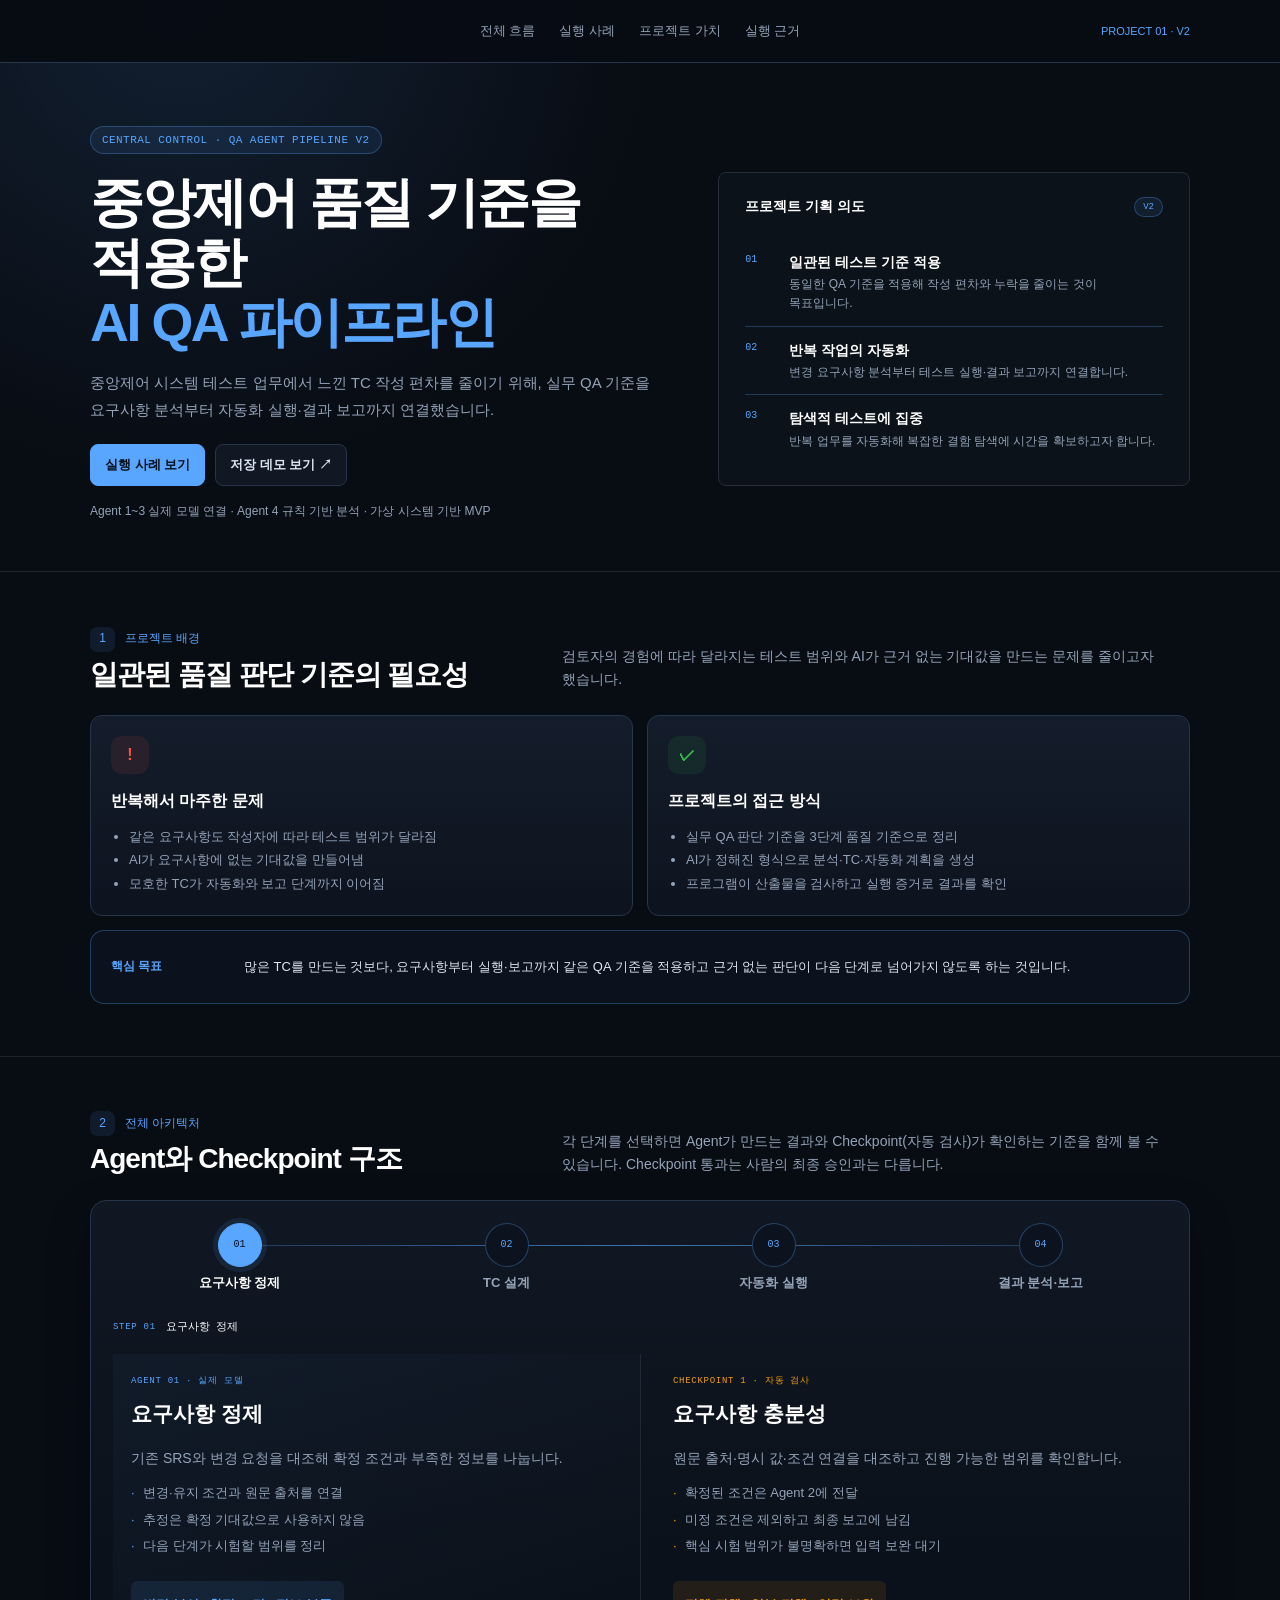
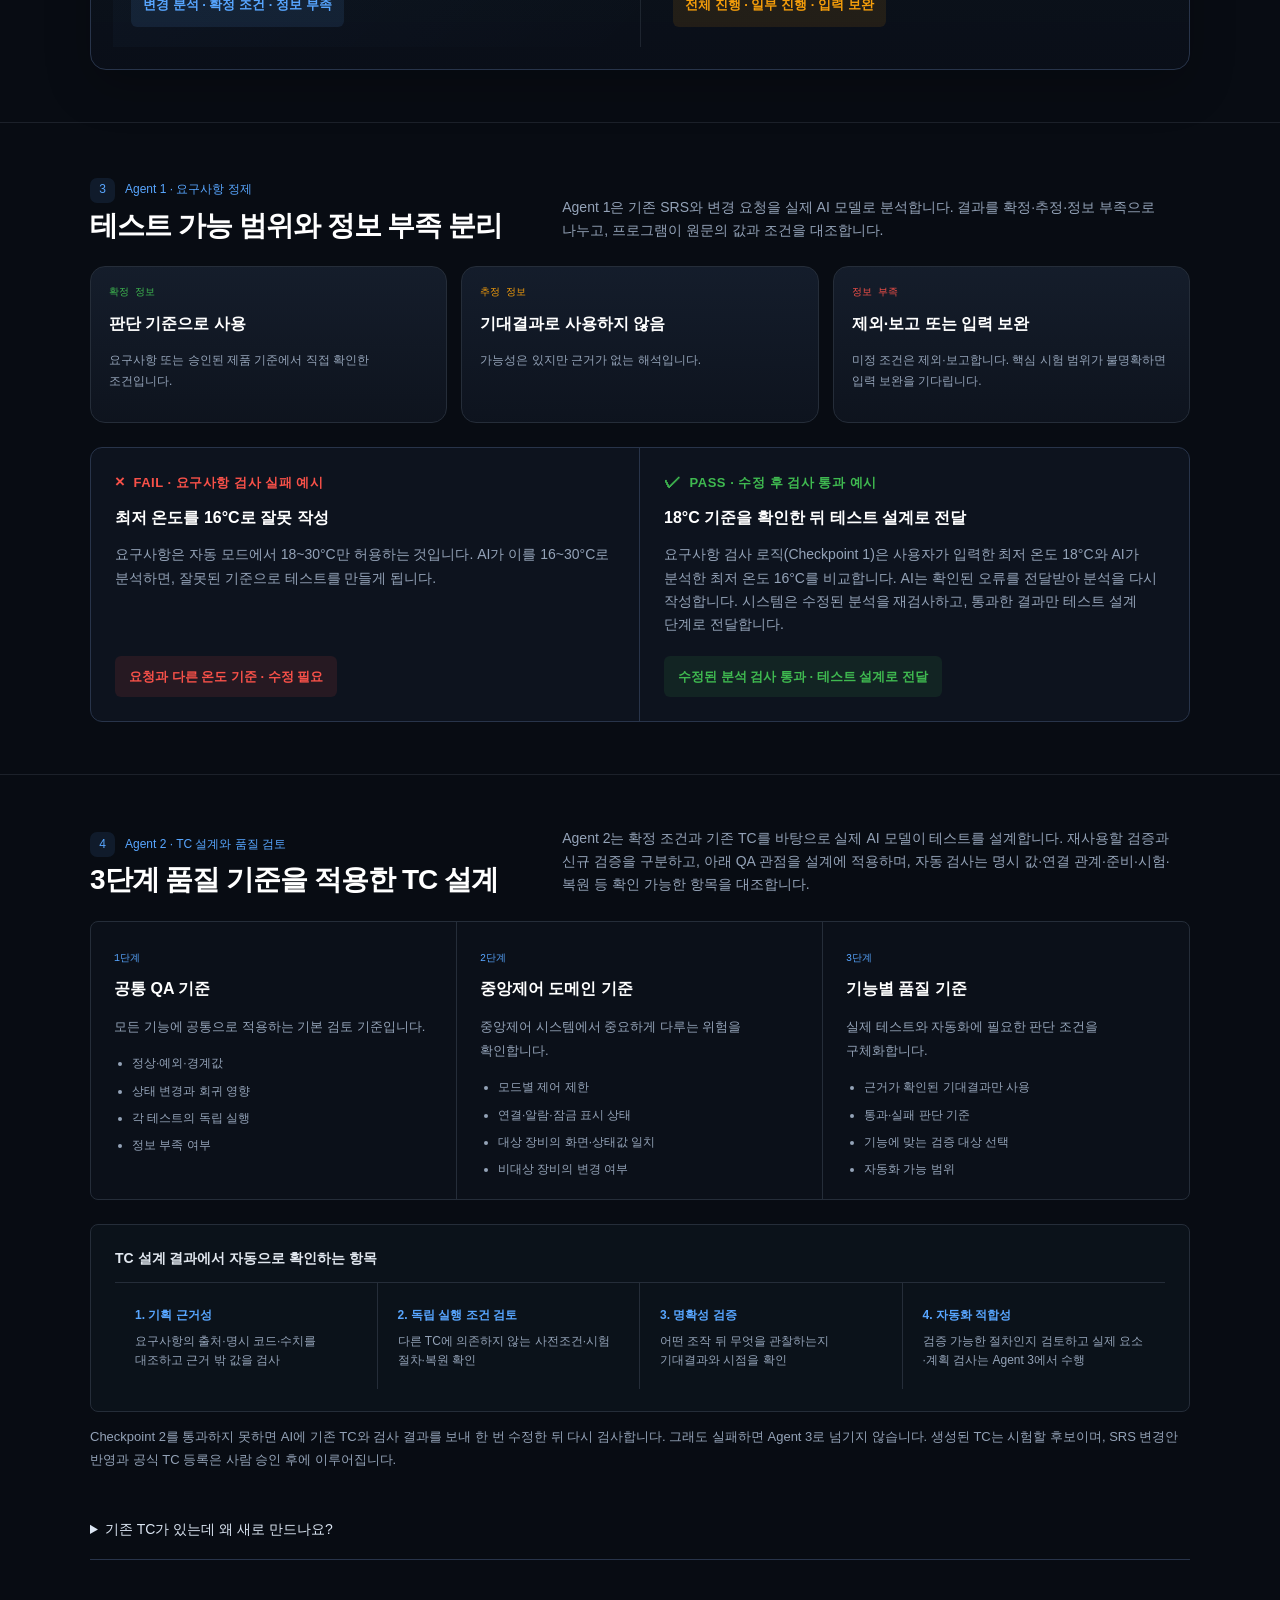
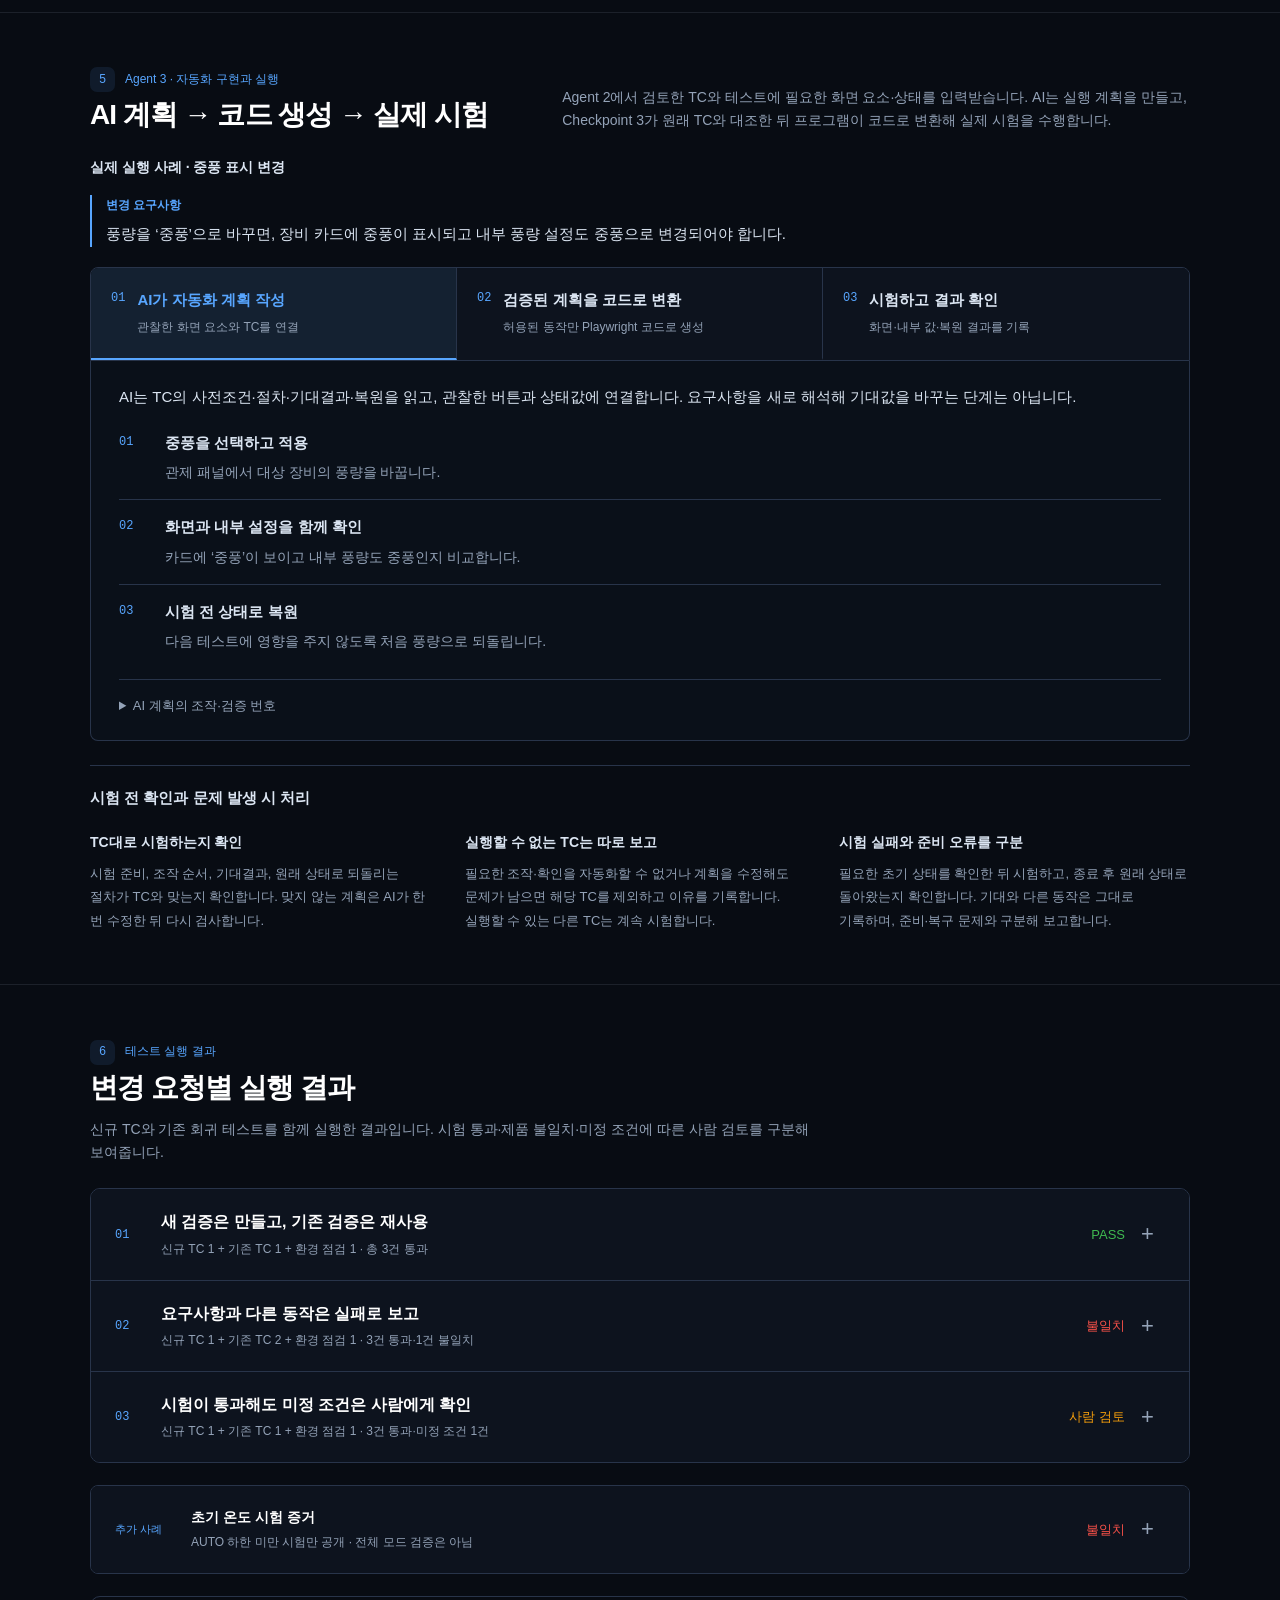
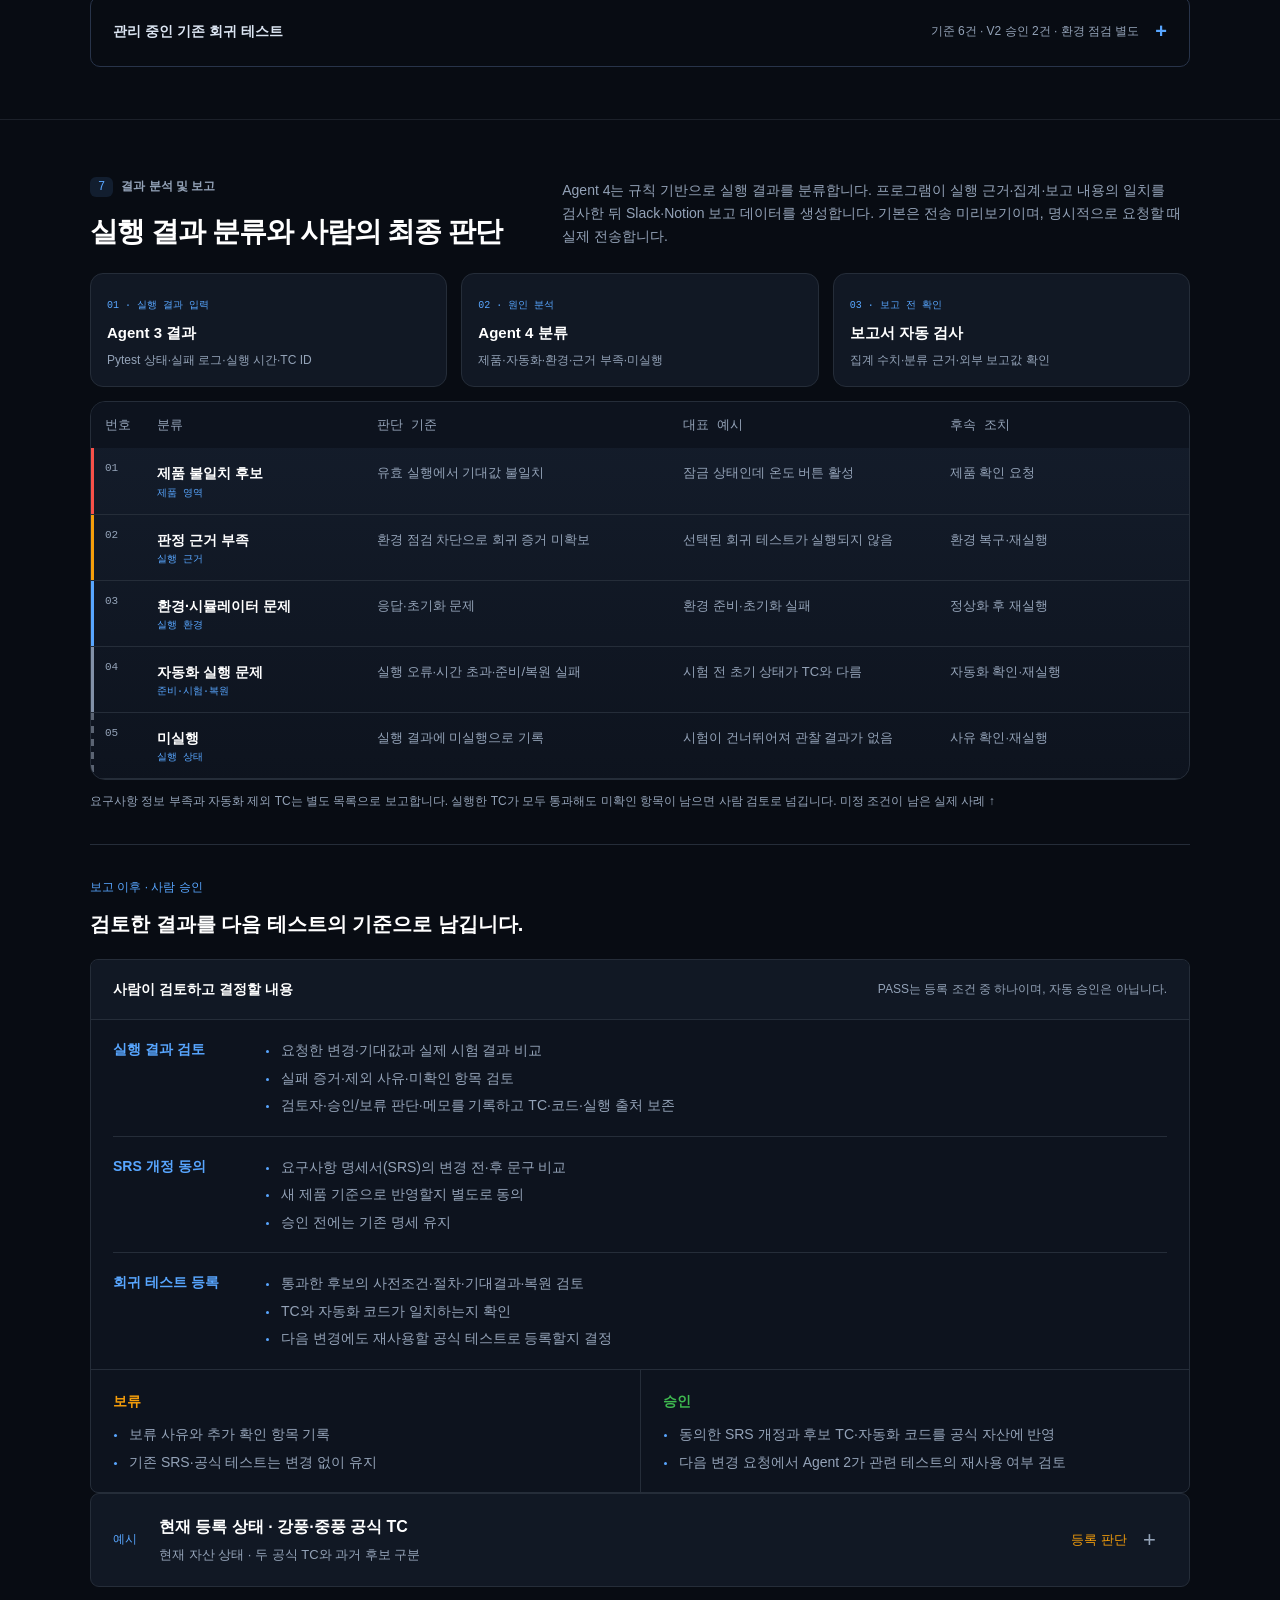
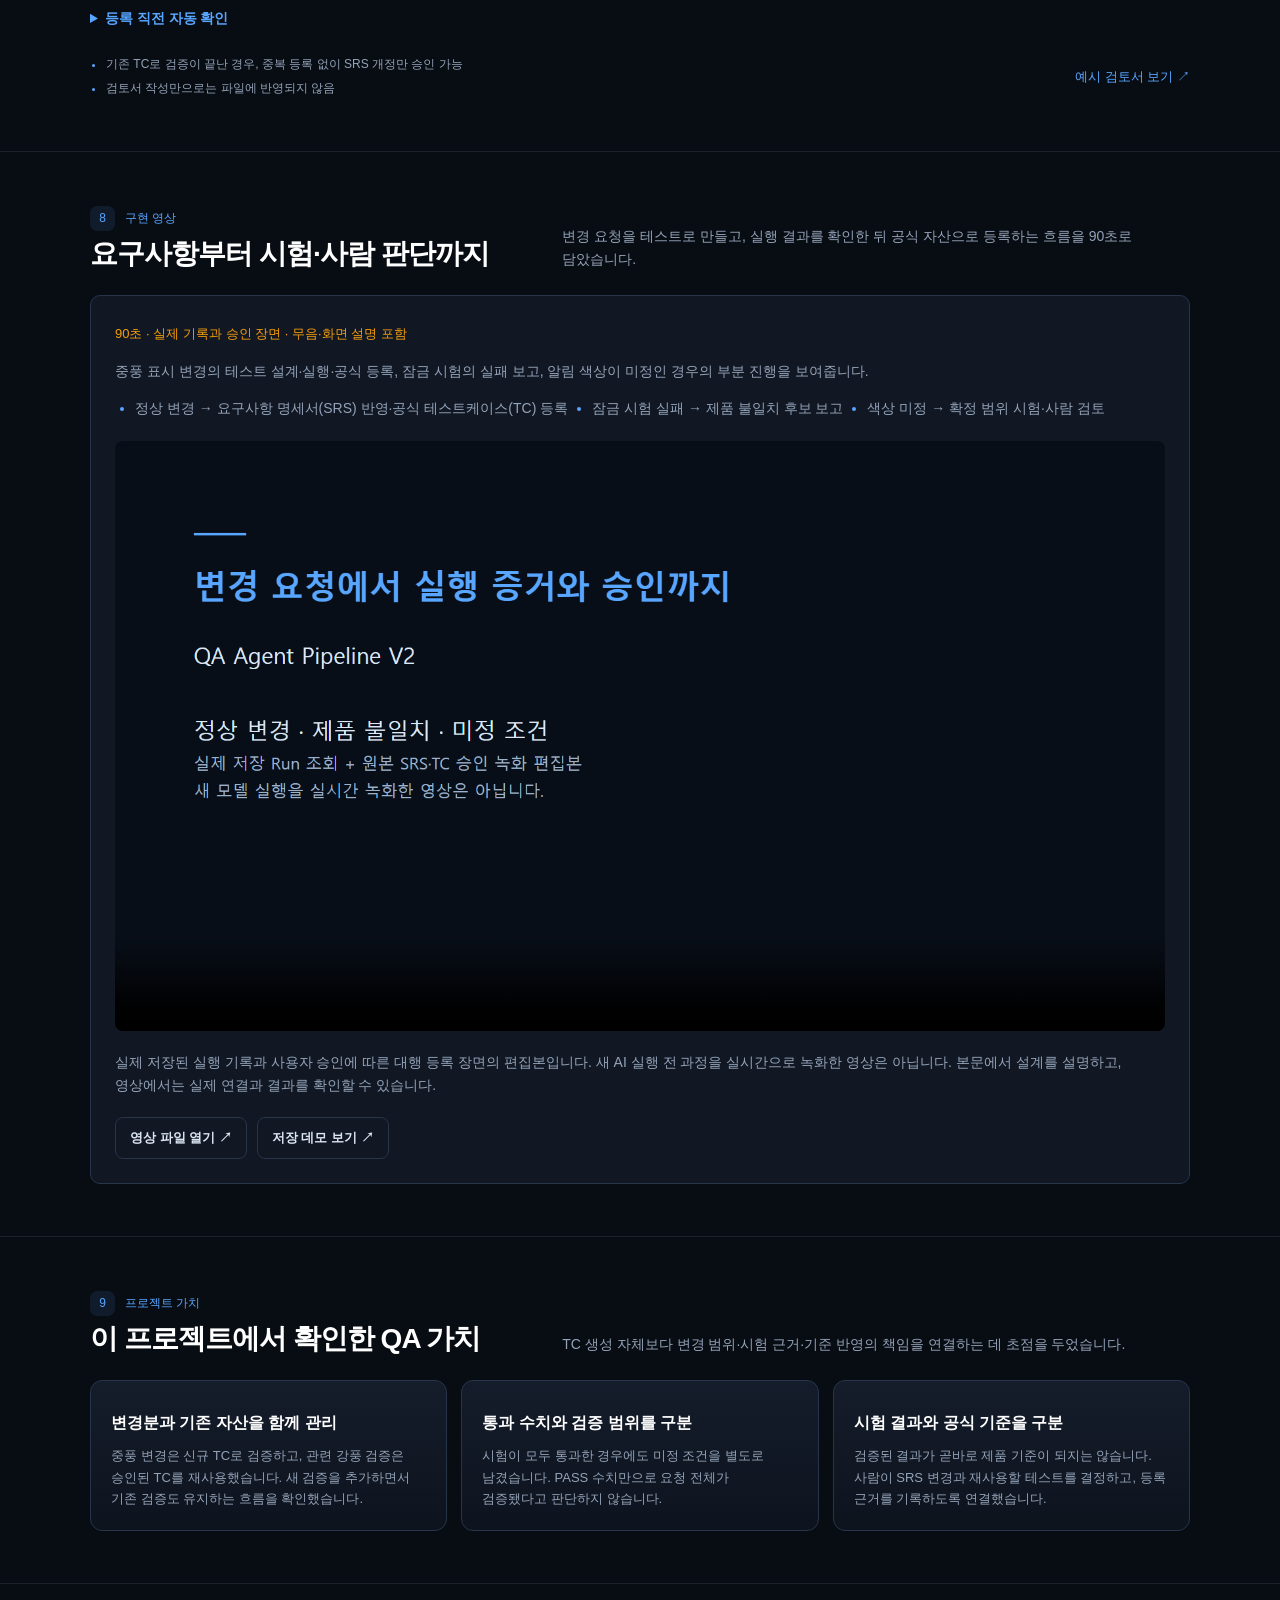
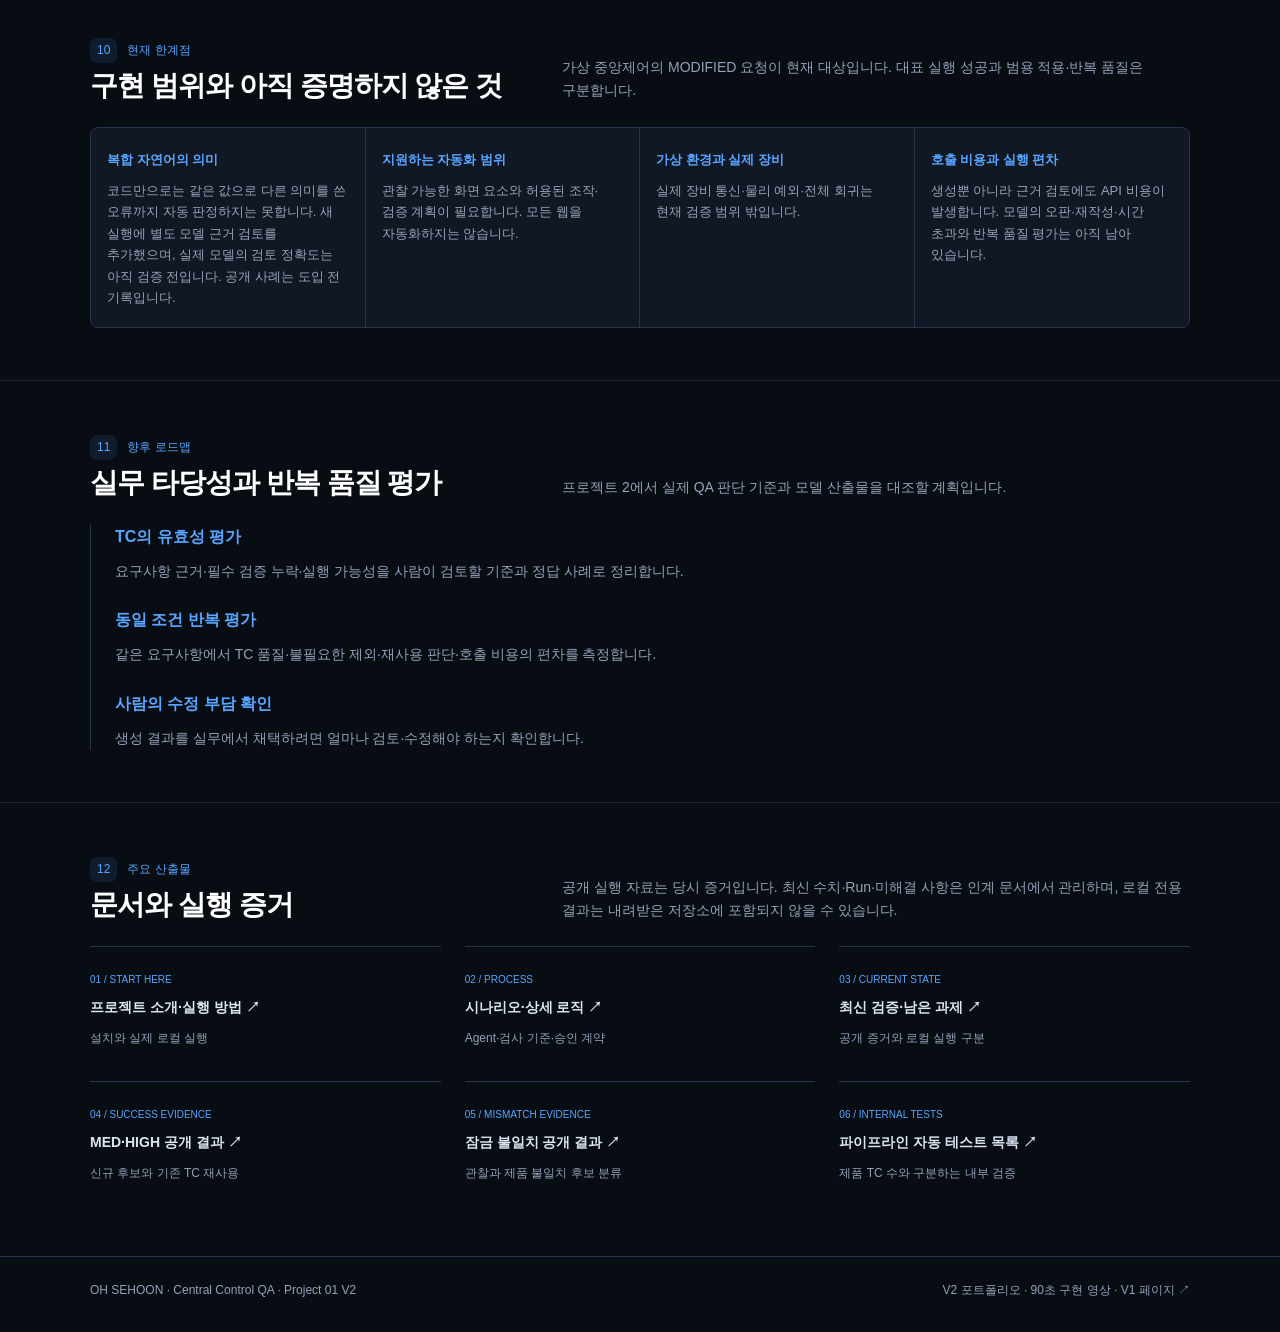
<file: project.backup-20260924.html>
<!doctype html>
<html lang="ko">
<head>
  <meta charset="utf-8">
  <meta name="viewport" content="width=device-width, initial-scale=1">
  <meta name="description" content="중앙제어 테스트 엔지니어의 QA 기준을 실제 AI 분석, 변경분 TC 생성, Playwright 실행과 사람 승인에 연결한 프로젝트입니다.">
  <meta name="color-scheme" content="dark">
  <title>중앙제어 AI QA 파이프라인 V2 · 오세훈</title>
  <style>

:root{--section-title-size:clamp(1.375rem,2.4vw,1.75rem);--bg:#080c13;--panel:#111824;--line:#252d39;--text:#dce6f3;--muted:#a1adbf;--blue:#58a6ff;--green:#3fb950;--orange:#f59e0b;--red:#f85149;--mono:Consolas,monospace;--sans:Pretendard,"Noto Sans KR",-apple-system,BlinkMacSystemFont,"Segoe UI",sans-serif}
*{box-sizing:border-box}html{scroll-behavior:smooth;scroll-padding-top:82px}
body{margin:0;background:var(--bg);color:var(--text);font-family:var(--sans);line-height:1.7;word-break:keep-all}
a{color:inherit;text-decoration:none}a:hover{color:var(--blue)}button{font:inherit;cursor:pointer}
a:focus-visible,button:focus-visible,summary:focus-visible,.table-wrap:focus-visible{outline:2px solid var(--blue);outline-offset:4px}
[hidden]{display:none!important}.wrap{width:min(1100px,calc(100% - 48px));margin:auto}
.skip{position:fixed;top:-100px;background:var(--panel);padding:12px;z-index:100}.skip:focus{top:8px}
header{position:sticky;top:0;z-index:20;background:#080c13f5;border-bottom:1px solid var(--line)}
nav{height:62px;display:flex;align-items:center;justify-content:space-between;gap:20px}
.brand{font-size:14px;font-weight:750}.brand span,.navlinks{color:var(--muted)}.navlinks{display:flex;gap:24px;font-size:13px}.version{font-size:11px;color:var(--blue)}
.button{display:inline-flex;align-items:center;justify-content:center;padding:9px 14px;border:1px solid var(--line);border-radius:8px;background:var(--panel);font-size:13px;font-weight:650}
.button.primary{background:var(--blue);color:#07111f;border-color:var(--blue)}.actions{display:flex;flex-wrap:wrap;gap:10px;margin-top:20px}
.hero{padding:62px 0 38px}.hero-grid{display:grid;grid-template-columns:1.12fr .88fr;gap:28px;align-items:center}
.eyebrow{font-size:11px;letter-spacing:.04em;color:var(--blue)}
h1{font-size:clamp(34px,4.2vw,54px);letter-spacing:-.045em;line-height:1.12;color:#fff;margin:18px 0 16px}h1 em{font-style:normal;color:var(--blue)}
.lead{font-size:15px;line-height:1.85;color:var(--muted);margin:0}.fine{font-size:12px;color:var(--muted)}.hero .fine{margin-top:16px}
.core{padding:22px 26px;border:1px solid var(--line);border-radius:8px;background:rgba(17,24,36,.46)}
.core-title{display:flex;justify-content:space-between;align-items:center;padding-bottom:12px;border-bottom:1px solid var(--line);font-size:14px;font-weight:650}
.core-row{padding:13px 0;border-bottom:1px solid var(--line)}.core-row:last-child{border-bottom:0;padding-bottom:0}.core-row b{font-size:14px;color:#fff}.core-row p{font-size:12px;color:var(--muted);margin:3px 0 0}
section{padding:52px 0}.section-head{display:grid;grid-template-columns:minmax(280px,.82fr) minmax(0,1.18fr);gap:36px;align-items:end;margin-bottom:24px}
.num{display:inline-flex;gap:10px;align-items:center;font-size:12px;color:var(--blue)}
.num>b{display:inline-grid;place-items:center;min-width:25px;height:25px;padding:0 7px;border-radius:7px;background:rgba(88,166,255,.1);font-weight:500}
h2{font-size:var(--section-title-size);letter-spacing:-.035em;line-height:1.25;margin:12px 0 0;color:#fff}.section-head p{font-size:14px;color:var(--muted);margin:0}
h3{font-size:16px;color:#fff;margin:0 0 10px}.grid3,.info-grid{display:grid;grid-template-columns:repeat(3,minmax(0,1fr));gap:14px}
.card,.info{padding:20px;border:1px solid var(--line);border-radius:12px;background:linear-gradient(180deg,rgba(21,30,45,.93),rgba(14,20,31,.93))}
.card p,.card li,.info p{font-size:13px;color:var(--muted)}.card p{margin:8px 0 0}.card h3{margin:9px 0}.index{color:var(--blue);font-size:11px}
.info b{font-size:11px}.info h3{margin:10px 0}.confirmed b{color:var(--green)}.inferred b{color:var(--orange)}.gap b{color:var(--red)}
.callout{padding:13px 17px;border:1px solid var(--line);background:#0d131e;border-radius:8px;font-size:13px;color:var(--text);margin-top:14px}.callout p{margin:0}.callout small{display:block;font-size:12px;color:var(--muted);margin-top:4px}
.unified-three-panel{display:grid;grid-template-columns:repeat(3,minmax(0,1fr));gap:0;border:1px solid var(--line);border-radius:8px;background:rgba(17,24,36,.46);overflow:hidden}
.unified-three-panel>article{padding:24px;border-right:1px solid var(--line)}.unified-three-panel>article:last-child{border:0}
.unified-three-panel span{font-size:11px;color:var(--blue)}.unified-three-panel>article:nth-child(2)>span{color:var(--orange)}.unified-three-panel>article:nth-child(3)>span{color:var(--green)}
.unified-three-panel h3{margin:10px 0}.unified-three-panel p,.unified-three-panel li{font-size:13px;color:var(--muted)}.unified-three-panel ul{padding-left:18px;margin-bottom:0}
.review-guide{padding:22px 24px;border:1px solid var(--line);border-radius:8px;background:rgba(17,24,36,.46);margin-top:24px}
.review-grid{display:grid;grid-template-columns:repeat(4,minmax(0,1fr));border-top:1px solid var(--line)}
.review-grid>div{padding:18px 16px;border-right:1px solid var(--line)}.review-grid>div:last-child{border:0}
.review-grid b{font-size:13px;color:var(--blue)}.review-grid p{font-size:13px;color:var(--muted);margin:8px 0 0}
.ba-grid{display:grid;grid-template-columns:1fr 1fr;border:1px solid var(--line);border-radius:8px;background:rgba(17,24,36,.46);overflow:hidden;margin-top:24px}
.ba-card{padding:26px 30px;display:flex;flex-direction:column;align-items:flex-start;gap:12px}
.ba-card.after{border-left:1px solid var(--line)}.ba-card h3{margin:0}.ba-card p{font-size:13px;color:var(--muted);margin:0 0 8px}
.ba-label{display:flex;align-items:baseline;gap:8px;font-size:13px;font-weight:750;letter-spacing:.04em}.comparison-icon{flex-shrink:0;font-family:var(--sans);font-size:17px;line-height:1}.before .ba-label,.before .ba-verdict{color:var(--red)}.after .ba-label,.after .ba-verdict{color:var(--green)}
.ba-verdict{margin-top:auto;padding:10px 14px;border-radius:6px;font-size:13px;line-height:1.65;font-weight:700}
.before .ba-verdict{background:rgba(248,81,73,.1)}.after .ba-verdict{background:rgba(63,185,80,.1)}
.report-flow{display:grid;grid-template-columns:repeat(3,minmax(0,1fr));gap:14px;margin-bottom:20px}
.report-step{padding:20px;border:1px solid var(--line);border-radius:10px;background:var(--panel)}.report-step span{font-size:11px;color:var(--blue)}.report-step h3{margin:8px 0}.report-step p{font-size:13px;color:var(--muted);margin:0}
.report-step:nth-child(2)>span{color:var(--orange)}.report-step:nth-child(3)>span{color:var(--green)}
.report-delivery{display:flex;align-items:center;gap:18px;flex-wrap:wrap;font-size:13px;padding:18px 0}.report-delivery b,.report-delivery a{color:var(--blue)}.report-delivery span{color:var(--muted)}
.table-wrap{overflow:auto;border:1px solid var(--line);border-radius:10px}
table{width:100%;border-collapse:collapse;font-size:13px;text-align:left;background:var(--panel)}
th{background:#0d131e;color:var(--blue);font-size:12px;font-weight:500}td,th{padding:14px 18px;border-bottom:1px solid var(--line);vertical-align:top}
tr:last-child td,tr:last-child th[scope=row]{border-bottom:0}td{color:var(--muted)}td:first-child{color:var(--text)}.report-table{min-width:680px}.report-table th[scope=row]{color:var(--text);font-size:13px}
.pass{color:var(--green)}.review{color:var(--orange)}.mismatch{color:var(--red)}
.tag{font-size:11px;color:var(--blue);border:1px solid #345171;border-radius:5px;padding:2px 7px}.tag.orange{color:var(--orange);border-color:#66503a}.tag.green{color:var(--green)}
details{background:var(--panel);border:1px solid var(--line);border-radius:9px;margin-top:10px}
summary{cursor:pointer;padding:15px 18px;font-size:13px}details[open]>summary{border-bottom:1px solid var(--line)}
.approval{display:grid;grid-template-columns:1.1fr .9fr;gap:25px;align-items:center;border:1px solid var(--line);border-radius:11px;padding:23px;background:var(--panel)}
.approval-list{list-style:none;counter-reset:step;padding:0;margin:0;display:flex;gap:20px}
.approval-list li{flex:1;font-size:13px;counter-increment:step}.approval-list li:before{content:counter(step,decimal-leading-zero);display:block;color:var(--orange);font-size:12px;margin-bottom:6px}.approval-list span{display:block;font-size:12px;color:var(--muted);margin-top:5px}
.approval-box{border-left:1px solid var(--line);padding-left:23px}.approval-box h3{font-size:15px;margin:10px 0}.approval-box p{font-size:12px;color:var(--muted)}
.docs{display:grid;grid-template-columns:repeat(3,minmax(0,1fr));gap:12px 24px}.doc{padding:18px 0;border-top:1px solid var(--line)}
.doc small{font-size:10px;color:var(--blue)}.doc b{display:block;font-size:14px;margin:5px 0}.doc span{color:var(--muted);font-size:12px}.doc:hover{border-color:var(--blue)}
footer{border-top:1px solid var(--line);padding:24px 0 32px;font-size:12px;color:var(--muted)}.footer-inner{display:flex;justify-content:space-between;gap:15px}

.arch-stepper{padding:24px;border:1px solid var(--line);border-radius:16px;background:linear-gradient(180deg,rgba(17,24,36,.94),rgba(10,15,24,.96));box-shadow:0 18px 48px rgba(0,0,0,.2)}
.arch-flow{position:relative;display:grid;grid-template-columns:repeat(4,1fr);gap:14px;margin-bottom:24px}.arch-flow:before{content:"";position:absolute;z-index:0;left:12.5%;right:12.5%;top:20px;height:1px;background:linear-gradient(90deg,rgba(88,166,255,.25),rgba(88,166,255,.65),rgba(88,166,255,.25))}
.arch-step{position:relative;z-index:1;display:flex;flex-direction:column;align-items:center;gap:5px;padding:0 8px;border:0;background:transparent;color:var(--muted);cursor:pointer;font-family:var(--sans)}.arch-node{width:40px;height:40px;display:grid;place-items:center;border:1px solid rgba(88,166,255,.32);border-radius:50%;background:#0d131e;color:var(--blue);font:10px var(--mono);transition:.2s}.arch-step b{color:var(--muted);font-size:12px;transition:.2s}.arch-step small{color:#66758a;font:8px var(--mono);letter-spacing:.08em}.arch-step:hover .arch-node,.arch-step.on .arch-node{background:var(--blue);border-color:var(--blue);color:#07111f;box-shadow:0 0 0 5px rgba(88,166,255,.1)}.arch-step.on b{color:#fff}.arch-step.on small{color:var(--blue)}
.arch-panel{overflow:hidden;border:1px solid rgba(88,166,255,.24);border-radius:13px;background:rgba(8,12,19,.56);animation:archFade .2s ease}.arch-panel[hidden]{display:none}.arch-panel-head{display:flex;align-items:center;gap:10px;padding:13px 18px;border-bottom:1px solid rgba(148,163,184,.12);background:rgba(88,166,255,.045)}.arch-panel-head span{color:var(--blue);font:9px var(--mono);letter-spacing:.08em}.arch-panel-head b{color:#fff;font:11px var(--mono);font-weight:500}.arch-role-grid{display:grid;grid-template-columns:1fr 1fr}.arch-role{min-height:190px;padding:24px}.arch-role+.arch-role{border-left:1px solid rgba(148,163,184,.14)}.arch-role>span{color:var(--blue);font:9px var(--mono);letter-spacing:.08em}.arch-role.checkpoint{background:rgba(88,166,255,.025)}.arch-role h3{margin:9px 0 8px;color:#fff;font-size:19px}.arch-role p{min-height:48px;margin:0;color:var(--muted);font-size:13px;line-height:1.75}.arch-result{display:flex;align-items:center;justify-content:space-between;gap:14px;margin-top:20px;padding:11px 13px;border:1px solid rgba(88,166,255,.17);border-radius:9px;background:#0d131e}.arch-result small{color:#718096;font:8px var(--mono);letter-spacing:.1em}.arch-result b{color:var(--blue);font-size:11px;text-align:right}@keyframes archFade{from{opacity:.25;transform:translateY(3px)}to{opacity:1;transform:none}}
@media(max-width:700px){.arch-stepper{padding:16px}.arch-flow{grid-template-columns:repeat(2,1fr);row-gap:18px}.arch-flow:before{display:none}.arch-role-grid{grid-template-columns:1fr}.arch-role{min-height:0;padding:20px}.arch-role+.arch-role{border-left:0;border-top:1px solid rgba(148,163,184,.14)}.arch-role p{min-height:0}.arch-result{align-items:flex-start;flex-direction:column}.arch-result b{text-align:left}}

.arch-stepper{padding:22px}.arch-panel{border:0;background:transparent;overflow:visible}.arch-panel-head{border:0;background:transparent;padding:4px 0 20px}
.arch-role-grid{gap:0;grid-template-columns:1fr 1fr}.arch-role{display:flex;flex-direction:column;min-height:285px;padding:20px 10px;background:transparent}
.arch-role.checkpoint{padding-left:32px;background:transparent}.arch-role.checkpoint>span{color:var(--orange)}
.arch-role h3{font-size:21px;margin:10px 0 14px}.arch-role p{font-size:14px;min-height:0;margin-bottom:12px}
.arch-action-list{display:grid;gap:5px;margin:0 0 24px;padding:0;list-style:none}
.arch-action-list li{position:relative;padding-left:12px;color:var(--muted);font-size:13px}.arch-action-list li:before{content:"·";position:absolute;left:0;color:var(--blue)}.checkpoint .arch-action-list li:before{color:var(--orange)}
.arch-result{display:block;align-self:flex-start;margin-top:auto;padding:10px 12px;border:0;border-radius:6px;background:rgba(88,166,255,.1)}
.arch-result b{font-size:13px;text-align:left}.checkpoint .arch-result{background:rgba(245,158,11,.1)}.checkpoint .arch-result b{color:var(--orange)}
.arch-step small{display:none}.arch-flow{margin-bottom:22px}.arch-node{width:44px;height:44px}.arch-flow:before{top:22px}.arch-step b{font-size:13px}
.scenario-list{display:grid;gap:14px}.scenario{margin:0;overflow:hidden}.scenario>summary{list-style:none;display:grid;grid-template-columns:30px 1fr auto 24px;align-items:center;gap:16px;padding:20px 22px;transition:background .18s}
.scenario>summary::-webkit-details-marker{display:none}.scenario>summary:hover{background:#162235}.scenario[open]>summary{background:#131e2d}
.scenario-number{color:var(--blue);font:12px var(--mono)}.scenario-title b{font-size:16px;color:#fff}.scenario-title small{display:block;font-size:12px;color:var(--muted);margin-top:4px}
.expand-label:before{content:"+";font-size:22px;color:var(--muted)}.scenario[open] .expand-label:before{content:"−"}
.scenario-body{padding:24px;background:#0d131e}.request-line{margin:0 0 22px;font-size:14px;line-height:1.85}.request-line>b{display:block;color:var(--blue);font-size:12px;margin-bottom:6px}
.tc-heading{display:flex;align-items:center;flex-wrap:wrap;gap:12px;margin:24px 0 12px}.tc-heading h3{margin:0;font-size:15px}
.setup{font-size:13px;color:var(--muted);margin:0 0 14px}.setup b{color:var(--text);margin-right:8px}
.scenario-tc{table-layout:fixed;min-width:550px}.scenario-tc th{width:33.333%}.scenario-tc td{line-height:1.85}
.case-conclusion{margin-top:20px;padding-top:18px;border-top:1px solid var(--line);font-size:13px}.case-conclusion p{margin:0 0 12px;color:var(--muted)}.case-conclusion b{display:block;margin-bottom:6px}.case-conclusion a{color:var(--blue);display:inline-block;margin-right:18px}
@media(max-width:700px){.scenario>summary{grid-template-columns:24px 1fr auto;gap:10px;padding:16px}.scenario-title b{font-size:14px}.scenario>summary>.expand-label{display:none}.scenario-body{padding:16px}.scenario>summary>.pass,.scenario>summary>.mismatch{font-size:12px}}

@media(max-width:900px){.section-head{grid-template-columns:1fr;gap:14px}.review-grid{grid-template-columns:1fr 1fr}.review-grid>div{border-bottom:1px solid var(--line)}.approval{grid-template-columns:1fr}.approval-box{border-left:0;border-top:1px solid var(--line);padding:18px 0 0}}
@media(max-width:700px){.wrap{width:calc(100% - 24px)}.navlinks{display:none}.hero{padding:36px 0}.hero-grid,.grid3,.info-grid,.unified-three-panel,.docs,.report-flow,.ba-grid,.review-grid{grid-template-columns:1fr}h1{font-size:34px}section{padding:36px 0}.ba-card.after{border-left:0;border-top:1px solid var(--line)}.unified-three-panel>article{border-right:0;border-bottom:1px solid var(--line)}.review-grid>div{border-right:0}.arch-role-grid{grid-template-columns:1fr}.arch-role,.arch-role.checkpoint{min-height:0;padding:20px 0}.arch-role+.arch-role{border-left:0;border-top:1px solid var(--line)}.arch-result{margin-top:0}.approval-list,.footer-inner{flex-direction:column}.scenario-tc th,.scenario-tc td{padding:12px}.ba-card{padding:22px}}

.subsection-title{margin:32px 0 18px;font-size:19px}.asset-catalog{margin:24px 0 32px}.catalog-head{display:flex;flex-wrap:wrap;align-items:center;justify-content:space-between;gap:12px;margin-bottom:14px}.catalog-head h3{margin:0}.catalog-head>span,.catalog-status{font-size:12px;color:var(--muted)}
.asset-table{min-width:720px}.asset-table th[scope=row]{font-family:var(--mono);color:var(--text)}.asset-table td{font-size:13px}.asset-table a{color:var(--blue)}.asset-detail{border:0;background:transparent;margin:0}.asset-detail summary{padding:0;color:var(--text)}.asset-detail[open]>summary{border:0;margin-bottom:14px}.asset-detail>div{font-size:13px}.asset-detail ul{padding-left:18px}.asset-detail p{font-size:12px;color:var(--muted)}
.reuse-flow{display:grid;grid-template-columns:repeat(3,minmax(0,1fr));margin-top:24px;border:1px solid var(--line);border-radius:8px;overflow:hidden}.reuse-flow article{padding:22px;border-right:1px solid var(--line)}.reuse-flow article:last-child{border:0}.reuse-flow span{color:var(--blue);font-size:11px}.reuse-flow h3{margin:10px 0}.reuse-flow p{font-size:13px;color:var(--muted);margin:0}
.reuse-example{margin-top:24px}.reuse-example>div{padding:0 22px 12px;font-size:13px;color:var(--muted)}.reuse-example b{color:var(--text)}
.video-slot{padding:24px;border:1px solid var(--line);border-radius:10px;background:var(--panel)}.video-slot>span{font-size:13px;color:var(--orange)}.video-slot p{font-size:14px;color:var(--muted)}
.video-slot video{display:block;width:100%;height:auto;aspect-ratio:16/9;margin:20px 0;border-radius:8px;background:#050e16}.video-slot .video-cases{display:flex;flex-wrap:wrap;gap:8px 24px;padding-left:20px;color:var(--muted);font-size:14px}.video-slot .video-cases li::marker{color:var(--blue)}
.limits-grid{border:1px solid var(--line);border-radius:8px;background:var(--panel)}.road-list{border-left:1px solid var(--line);padding-left:24px}.road-list article+article{margin-top:24px}.road-list h3{color:var(--blue)}.road-list p{font-size:14px;color:var(--muted);margin:0}
@media(max-width:700px){.reuse-flow{grid-template-columns:1fr}.reuse-flow article{border-right:0;border-bottom:1px solid var(--line)}}

/* Sections 3–4 read as continuous content, not stacks of nested cards. */
#requirements .info-grid{gap:30px;border-top:1px solid var(--line);padding-top:24px}
#requirements .info{padding:0;border:0;border-radius:0;background:transparent}
#requirements .info h3{font-size:18px}#requirements .info p{font-size:14px;line-height:1.85}
.inline-example{margin:24px 0 0;padding:18px 0;border-top:1px solid var(--line);font-size:14px;color:var(--muted)}
.inline-example>b{color:var(--blue);margin-right:12px}
.flat-subhead{font-size:18px;margin:24px 0 12px}
#requirements .reuse-flow{border:0;border-radius:0;margin-top:0;gap:30px}
#requirements .reuse-flow article{padding:0;border:0}
#requirements .reuse-flow p{font-size:14px;line-height:1.85}
#criteria .unified-three-panel{border:0;border-radius:0;background:transparent;border-top:1px solid var(--line);gap:30px;overflow:visible}
#criteria .unified-three-panel>article{padding:24px 0 0;border:0}
#criteria .unified-three-panel p,#criteria .unified-three-panel li{font-size:14px;line-height:1.85}
#criteria .review-guide{border:0;border-top:1px solid var(--line);border-radius:0;padding:24px 0 0;background:transparent;margin-top:28px}
#criteria .review-grid{border:0;gap:24px}
#criteria .review-grid>div{border:0;padding:8px 0}
#criteria .review-grid b,#criteria .review-grid p{font-size:14px}
.design-example,.reuse-example{border:0;border-top:1px solid var(--line);border-bottom:1px solid var(--line);border-radius:0;background:transparent}
.design-example>summary,.reuse-example>summary{font-size:14px;padding:18px 0}
.design-example .ba-grid{border:0;background:transparent;margin:0;border-radius:0}
.design-example .ba-card{padding:22px 24px 22px 0}
.design-example .ba-card.after{padding-left:24px}.design-example .ba-verdict{background:transparent;padding:0}
.reuse-example{margin-top:0;border-top:0}.reuse-example>div{padding-left:0;padding-right:0}
.approval-ending{margin-top:26px;padding:26px 0 0;border-top:1px solid var(--line)}
.approval-label{color:var(--blue);font-size:12px}.approval-ending h3{margin:10px 0;font-size:19px}
.approval-ending p{font-size:14px;color:var(--muted);margin:0}.approval-ending ol{display:grid;grid-template-columns:repeat(3,minmax(0,1fr));gap:24px;padding:0;margin:22px 0;list-style:none}
.approval-ending li{display:flex;gap:12px;font-size:14px}.approval-ending li>b{color:var(--blue);font:12px var(--mono);padding-top:3px}
.approval-ending>a{font-size:14px;color:var(--blue)}
.asset-table{table-layout:fixed;min-width:680px}.asset-table th:nth-child(1){width:145px}.asset-table th:nth-child(3){width:128px}
.asset-table td,.asset-detail summary,.asset-detail>div{font-size:14px;line-height:1.85}
.asset-detail li{overflow-wrap:anywhere}.asset-detail p{font-size:12px;overflow-wrap:anywhere}
.catalog-head>span{font-size:13px}.asset-table td.pass{color:var(--green)}
.section-head{grid-template-columns:minmax(0,1fr) minmax(0,1.1fr)}
#scenarios .section-head{grid-template-columns:1fr;gap:14px}
#scenarios .section-head p{max-width:780px}.scenario-title small{font-size:13px}
@media(max-width:700px){
.section-head{grid-template-columns:1fr}
#requirements .info-grid,#requirements .reuse-flow,#criteria .unified-three-panel{gap:22px}
#requirements .info+.info,#requirements .reuse-flow article+article,#criteria .unified-three-panel>article+article{border-top:1px solid var(--line);padding-top:20px}
#criteria .review-grid{gap:14px}.approval-ending ol{grid-template-columns:1fr;gap:14px}
.design-example .ba-card,.design-example .ba-card.after{padding:20px 0}
}


.model-contract{display:grid;grid-template-columns:repeat(3,minmax(0,1fr));gap:30px;padding:24px 0;border-top:1px solid var(--line)}
.model-contract article{min-width:0}.model-contract article>span{font-size:12px;color:var(--blue)}.model-contract article:nth-child(3)>span{color:var(--orange)}
.model-contract h3{margin:12px 0;font-size:18px;line-height:1.5}.model-contract p,.model-contract li{font-size:14px;color:var(--muted);line-height:1.85}
.model-contract p{margin:0 0 12px}.model-contract ul{padding-left:18px;margin:12px 0 0}.model-contract li+li{margin-top:6px}
.handoff-rule{display:grid;grid-template-columns:minmax(180px,.65fr) minmax(0,1.7fr);gap:24px;padding:20px 0;border-top:1px solid var(--line);border-bottom:1px solid var(--line);margin:0 0 24px}
.handoff-rule>b{font-size:14px;color:var(--text)}.handoff-rule p{font-size:14px;line-height:1.85;color:var(--muted);margin:0}
.implementation-example{border:0;border-top:1px solid var(--line);border-bottom:1px solid var(--line);border-radius:0;background:transparent}
.implementation-example>summary{padding:18px 0;font-size:14px}.implementation-example .table-wrap{margin-bottom:20px}
.implementation-example table{min-width:600px}.implementation-example th[scope=row]{width:160px}.implementation-example td{font-size:14px;line-height:1.85}
@media(max-width:850px){.model-contract{grid-template-columns:1fr;gap:24px}.model-contract article+article{padding-top:20px;border-top:1px solid var(--line)}.handoff-rule{grid-template-columns:1fr;gap:12px}}


/* Distinct reading patterns: analysis summary / design comparison / execution sequence. */
.analysis-summary{display:grid;grid-template-columns:minmax(0,.7fr) minmax(0,1.3fr);gap:50px;border-top:1px solid var(--line);padding:28px 0}
.analysis-summary article>span,.design-input article>span,.design-comparison article>span,.execution-step-title>span{font-size:12px;color:var(--blue)}
.analysis-summary h3,.design-input h3,.design-comparison h3,.execution-sequence h3{font-size:19px;line-height:1.5;margin:10px 0 14px}
.analysis-summary p,.analysis-summary li,.design-input p,.design-comparison p,.design-comparison li,.execution-sequence p,.execution-sequence li{font-size:14px;line-height:1.85;color:var(--muted)}
.analysis-summary p,.design-input p,.design-comparison p,.execution-sequence p{margin:0 0 12px}
.analysis-summary ul,.design-comparison ul,.execution-step-content ul{padding-left:18px;margin:12px 0 0}
.analysis-source{padding-right:12px}.analysis-output{border-left:1px solid var(--line);padding-left:30px}
.analysis-output>article+article{border-top:1px solid var(--line);margin-top:24px;padding-top:22px}
.analysis-output>article+article>span{color:var(--orange)}
.analysis-output>article:first-child ul{list-style:none;padding:0}
.analysis-output>article:first-child li{padding:9px 0;border-bottom:1px solid var(--line)}
.analysis-output>article:first-child li:last-child{border:0}
.design-input{border-top:1px solid var(--line);padding:22px 0}
.design-input article{display:grid;grid-template-columns:minmax(220px,.8fr) minmax(0,1.5fr);gap:4px 28px}
.design-input article>span{grid-column:1}.design-input h3{grid-column:1;margin:0}.design-input p{grid-column:2;grid-row:1/3;align-self:center;margin:0}
.design-comparison{display:grid;grid-template-columns:1fr 1fr;border-top:1px solid var(--line);padding:24px 0;gap:0}
.design-comparison article{padding:0 32px 0 0}.design-comparison article+article{padding:0 0 0 32px;border-left:1px solid var(--line)}
.design-comparison article+article>span{color:var(--orange)}
.execution-sequence{list-style:none;counter-reset:execution;display:block;padding:0;margin:0 0 24px}
.execution-sequence>li{position:relative;display:grid;grid-template-columns:minmax(210px,.8fr) minmax(0,1.5fr);gap:34px;padding:26px 0 26px 28px;margin:0;border-left:1px solid #345171}
.execution-sequence>li:before{content:"";position:absolute;left:-4px;top:34px;width:7px;height:7px;border-radius:50%;background:var(--blue)}
.execution-sequence>li+li{border-top:1px solid var(--line)}.execution-sequence>li:last-child{padding-bottom:8px}
.execution-step-title h3{max-width:270px}.execution-step-content{min-width:0}
.execution-sequence>li:nth-child(2) .execution-step-title>span{color:var(--orange)}
@media(max-width:700px){
.analysis-summary{grid-template-columns:1fr;gap:22px}.analysis-source{padding:0}.analysis-output{border-left:0;border-top:1px solid var(--line);padding:22px 0 0}
.design-input article{grid-template-columns:1fr;gap:8px}.design-input p{grid-column:1;grid-row:auto}
.design-comparison{grid-template-columns:1fr;gap:22px}.design-comparison article{padding:0}.design-comparison article+article{padding:22px 0 0;border-left:0;border-top:1px solid var(--line)}
.execution-sequence>li{grid-template-columns:1fr;gap:8px;padding:22px 0 22px 20px}.execution-step-title h3{max-width:none}
}
@media(prefers-reduced-motion:reduce){html{scroll-behavior:auto}.arch-panel{animation:none}.arch-node,.arch-step b{transition:none}}
@media(max-width:800px){
}
@media(max-width:560px){
}
</style>
<style id="v1-presentation-alignment">
:root{--line:#28344a;--muted:#94a3b8;--sans:Inter,Pretendard,"Noto Sans KR",-apple-system,BlinkMacSystemFont,"Segoe UI",sans-serif}
body{background:radial-gradient(circle at 14% 0,rgba(88,166,255,.13),transparent 30rem),var(--bg);line-height:1.65}
.wrap{width:min(1380px,calc(100% - 48px))}section{border-top:1px solid #94a3b824}
.section-head{grid-template-columns:minmax(320px,.82fr) minmax(0,1.18fr)}.section-head h2{margin-top:6px;line-height:1.2}
.eyebrow{display:inline-flex;padding:7px 11px;border:1px solid #58a6ff47;border-radius:999px;background:#58a6ff19;font:11px var(--mono)}
.core{padding:18px;border-radius:16px;background:linear-gradient(180deg,#151e2df0,#0e141ff0)}
.core-row{position:relative;margin-top:9px;padding:13px 14px 13px 18px;border:1px solid #94a3b824;border-radius:11px;background:#080c1380}.core-row:last-child{border:1px solid #94a3b824;padding-bottom:13px}.core-row:before{content:"";position:absolute;left:0;top:12px;bottom:12px;width:3px;background:var(--blue)}
#requirements .info-grid{gap:14px;border:0;padding:0}#requirements .info{padding:20px;border:1px solid var(--line);border-radius:14px;background:linear-gradient(180deg,#151e2ded,#0e141fed)}
#requirements .info h3{font-size:18px;margin:12px 0}#requirements .info p{font-size:14px;line-height:1.75}
#criteria .unified-three-panel{border:1px solid var(--line);border-radius:14px;background:linear-gradient(180deg,#151e2ded,#0e141fed);gap:0}
#criteria .unified-three-panel>article{padding:24px;border-right:1px solid var(--line)}#criteria .unified-three-panel>article:last-child{border:0}
#criteria .unified-three-panel h3{font-size:18px}#criteria .unified-three-panel p,#criteria .unified-three-panel li{font-size:14px}
.v1-review{margin-top:24px;padding:22px;border:1px solid var(--line);border-radius:12px;background:#0d131e99}.v1-review>h3{font-size:16px}.v1-review .review-grid{border:0;gap:16px}.v1-review .review-grid>div{padding:8px 0;border:0}.v1-review p{font-size:14px}
#requirements .ba-grid,#criteria .ba-grid{gap:0;border:1px solid var(--line);border-radius:12px;background:#0d131e;overflow:hidden}
#requirements .ba-card,#criteria .ba-card{padding:24px;border-radius:0}
#requirements .ba-card.before,#criteria .ba-card.before{background:transparent;border:0;border-right:1px solid var(--line)}
#requirements .ba-card.after,#criteria .ba-card.after{background:transparent;border:0}
#requirements .ba-card p,#criteria .ba-card p{font-size:14px}
.v1-table-note{color:var(--muted);font-size:12px}.v1-tc-list{border:1px solid var(--line);border-radius:12px;overflow:hidden;background:var(--panel)}
.v1-tc-head,.v1-tc-row>summary{display:grid;grid-template-columns:140px minmax(0,1fr) 90px 24px;gap:20px;align-items:center;padding:17px 22px}
.v1-tc-head{background:#0d131e;color:var(--blue);font-size:12px}.v1-tc-row{margin:0;border:0;border-top:1px solid var(--line);border-radius:0}
.v1-tc-row>summary{list-style:none}.v1-tc-row>summary::-webkit-details-marker{display:none}.v1-tc-row>summary:hover,.v1-tc-row[open]>summary{background:#182539}
.tc-id{font:12px var(--mono);color:var(--blue)}.tc-name b{font-size:15px}.tc-name small{display:block;font-size:12px;color:var(--muted);margin-top:5px}
.type{font-size:12px;color:var(--blue)}.type.state{color:var(--orange)}.type.approved{color:var(--green)}.toggle:before{content:"+";font-size:22px;color:var(--blue)}.v1-tc-row[open] .toggle:before{content:"−"}
.tc-detail{padding:24px;background:#0b111c;overflow-wrap:anywhere}.detail-head{display:flex;justify-content:space-between;gap:16px;color:var(--muted);font-size:12px;margin-bottom:20px}.detail-head a{color:var(--blue)}
.tc-detail h3{font-size:18px}.tc-detail h4{font-size:13px;color:var(--blue);margin:22px 0 10px}.tc-detail ul,.tc-detail ol{font-size:14px;color:var(--muted);padding-left:22px}.tc-detail li+li{margin-top:6px}
.table-scroll{overflow:auto;border:1px solid var(--line);border-radius:8px}.table-scroll table{min-width:560px}.table-scroll th small{display:block;font:11px var(--mono);color:var(--muted)}.timing{white-space:nowrap;font-size:12px}.term,.trace{font-size:12px;color:var(--muted)}.trace{margin-top:18px}
@media(max-width:1050px){.section-head{grid-template-columns:1fr}.v1-review .review-grid{grid-template-columns:1fr 1fr}}
@media(max-width:700px){.wrap{width:calc(100% - 24px)}#criteria .unified-three-panel>article{border-right:0;border-bottom:1px solid var(--line)}#requirements .ba-grid,#criteria .ba-grid{grid-template-columns:1fr}#requirements .ba-card.before,#criteria .ba-card.before{border-right:0;border-bottom:1px solid var(--line)}.v1-tc-head{display:none}.v1-tc-row>summary{grid-template-columns:minmax(0,1fr) 60px 20px;gap:5px 10px;padding:18px 14px}.tc-id{grid-column:1}.tc-name{grid-column:1;grid-row:2}.type{grid-column:2;grid-row:1/3}.toggle{grid-column:3;grid-row:1/3}.tc-detail{padding:18px 14px}.detail-head{display:block}.v1-review .review-grid{grid-template-columns:1fr}}
@media(prefers-reduced-motion:reduce){html{scroll-behavior:auto}.arch-panel{animation:none}}
</style><style id="plain-language-controls">
/* Compact width, meaningful color, and plain-language AI control tables. */
.wrap{width:min(1100px,calc(100% - 48px))}
.ai-control{margin:24px 0;background:var(--panel)}.ai-control table{min-width:660px;table-layout:fixed;font-size:14px}
.ai-control th:first-child{width:135px}.ai-control th:nth-child(2){width:150px}
.ai-control tbody th{color:var(--text);font-size:14px;background:transparent}
.ai-control tbody td{font-size:14px;line-height:1.8}
.ai-control .model-row{background:rgba(88,166,255,.065)}.ai-control .model-row th,.ai-control .model-row td:nth-child(2){color:var(--blue)}
.ai-control .check-row{background:rgba(245,158,11,.065)}.ai-control .check-row th,.ai-control .check-row td:nth-child(2){color:var(--orange)}
.arch-role.agent{background:linear-gradient(135deg,#58a6ff0b,transparent);padding-left:18px}
.arch-role.checkpoint{background:transparent}
.arch-role.checkpoint>span,.cp-strip>b{color:var(--orange)}
#requirements .info.confirmed{background:linear-gradient(180deg,#3fb95010,#111824)}
#requirements .info.inferred{background:linear-gradient(180deg,#f59e0b10,#111824)}
#requirements .info.gap{background:linear-gradient(180deg,#f8514910,#111824)}
#criteria .criterion:nth-child(1){background:#58a6ff07}
#criteria .criterion:nth-child(2){background:#f59e0b07}
#criteria .criterion:nth-child(3){background:#3fb95007}
.pass{color:#3fb950}.mismatch{color:#f85149}.review{color:#f59e0b}
@media(max-width:700px){.wrap{width:calc(100% - 24px)}.arch-role.agent{padding-left:0}}
</style>
<style id="v1-intent-background">
.core-intent{padding:0;border:0;border-radius:0;background:transparent;box-shadow:none}
.core-intent .core-title{margin:0 0 12px;padding:0 0 8px;border-bottom:1px solid rgba(88,166,255,.28);font-size:14px}
.intent-list{list-style:none;margin:0;padding:0;display:grid;grid-template-columns:repeat(3,minmax(0,1fr));gap:18px}
.intent-list li{padding:12px 0 0;border-top:1px solid rgba(88,166,255,.28)}
.intent-list>li>span{display:block;margin-bottom:7px;color:var(--blue);font:10px var(--mono)}
.intent-list b{display:block;color:#fff;font-size:13px;line-height:1.45}
.intent-list small{display:block;margin-top:4px;color:var(--muted);font-size:11px;line-height:1.55}
.background-grid{display:grid;grid-template-columns:repeat(2,minmax(0,1fr));gap:14px}
#why .background-grid .card{padding:20px}
.background-icon{width:38px;height:38px;display:grid;place-items:center;margin-bottom:14px;border-radius:11px;font-weight:800}
.background-icon.warn{color:var(--red);background:rgba(248,81,73,.09)}
.background-icon.ok{color:var(--green);background:rgba(63,185,80,.09)}
.background-grid ul{padding-left:18px;margin:10px 0 0}
.background-grid li{color:var(--muted);font-size:13px;line-height:1.8}
.background-goal{display:grid;grid-template-columns:115px 1fr;gap:18px;align-items:center;min-height:74px;margin-top:14px;padding:18px 20px;border:1px solid rgba(88,166,255,.3);border-radius:14px;background:rgba(88,166,255,.045)}
.background-goal b{color:var(--blue);font-size:12px}.background-goal span{font-size:13px}
@media(max-width:700px){.intent-list,.background-grid,.background-goal{grid-template-columns:1fr}.intent-list{gap:12px}.background-goal{gap:8px}}
</style>

<style id="v1-public-intent-report-copy">
/* Copied from the public V1 page on 2026-09-14; selectors scoped to the two requested areas. */
#v1-intent,#reporting{--line:#252d39;--focused-panel-line:#252d39;--muted:#94a3b8;--slate:#8291a8}
#v1-intent{color:#dce6f3}
#reporting .ba-card{align-items:stretch}
#reporting .ba-card.after{border-top:0}
#reporting .label{color:var(--blue);font:11px var(--mono);letter-spacing:.07em}
#v1-intent.core{padding:18px;border:1px solid var(--line);border-radius:16px;background:linear-gradient(180deg,rgba(21,30,45,.94),rgba(14,20,31,.94));box-shadow:0 18px 48px rgba(0,0,0,.22)}
#v1-intent .corehead{display:flex;justify-content:space-between;align-items:center;margin-bottom:12px;color:#fff;font-weight:800}
#v1-intent .pill{display:inline-flex;padding:4px 8px;border:1px solid var(--line);border-radius:999px;font:9px var(--mono)}
#v1-intent .pill{color:var(--green);background:rgba(63,185,80,.09);border-color:rgba(63,185,80,.3)}
#reporting .shead{display:grid;grid-template-columns:minmax(320px,.82fr) minmax(0,1.18fr);gap:36px;align-items:end;margin-bottom:24px}
#reporting .shead h2{margin:6px 0 0;color:#fff;font-size:var(--section-title-size);line-height:1.2}
#reporting .shead p{margin:0;color:var(--muted);font-size:14px}
#reporting .result-board{border:1px solid var(--line);border-radius:15px;background:linear-gradient(180deg,rgba(21,30,45,.93),rgba(14,20,31,.93))}
#reporting .report-flow{display:grid;grid-template-columns:1fr 44px 1fr 44px 1fr;align-items:center;margin-bottom:14px}
#reporting .report-step{padding:16px;border:1px solid var(--line);border-radius:13px;background:var(--panel)}
#reporting .report-step b{color:var(--blue);font:10px var(--mono)}
#reporting .report-step:nth-child(3) b{color:var(--orange)}
#reporting .report-step:nth-child(5) b{color:var(--green)}
#reporting .report-step h3{margin:5px 0;color:#fff;font-size:15px}
#reporting .report-step p{margin:0;color:var(--muted);font-size:12px}
#reporting .result-board{overflow:hidden}
#reporting .bhead,#reporting .brow{display:grid;grid-template-columns:52px 220px 1.15fr 1fr .95fr}
#reporting .bhead{background:#0d131e;color:#718096;font:10px var(--mono)}
#reporting .bhead div,#reporting .brow>div{padding:14px;font-size:13px;color:var(--muted)}
#reporting .brow>div:first-child{font:11px var(--mono)}
#reporting .brow{border-bottom:1px solid rgba(148,163,184,.14)}
#reporting .brow.defect{box-shadow:inset 3px 0 var(--red)}
#reporting .brow.req{box-shadow:inset 3px 0 var(--orange)}
#reporting .brow.env{box-shadow:inset 3px 0 var(--blue)}
#reporting .brow.auto{box-shadow:inset 3px 0 var(--slate)}
#reporting .brow.blocked{background-image:repeating-linear-gradient(to bottom,#5b6473 0 7px,transparent 7px 13px);background-size:3px 100%;background-repeat:no-repeat}
#reporting .ctype b{display:block;color:#fff;font-size:14px;font-weight:600}
#reporting .ctype span{display:block;font:10px var(--mono);color:var(--blue)}
@media(max-width:1050px){
#reporting .shead{grid-template-columns:1fr}
}
@media(max-width:700px){
#reporting .report-flow{grid-template-columns:1fr}
#reporting .report-flow>.arrow{transform:rotate(90deg)}
#reporting .bhead{display:none}
#reporting .brow{grid-template-columns:42px 1fr}
#reporting .brow>div:nth-child(n+3){grid-column:1/-1}
}
#reporting .report-flow{grid-template-columns:repeat(3,minmax(0,1fr));gap:14px;align-items:stretch}
#reporting .report-step{position:relative;min-height:112px}

@media(max-width:700px){
#reporting .report-flow{grid-template-columns:1fr}

}
#reporting .label{display:inline-flex;align-items:center;gap:8px;margin-bottom:12px;color:var(--muted);font:12px var(--sans);font-weight:600;letter-spacing:0}
#reporting .label b{color:var(--blue);font:12px var(--mono);padding:3px 8px;background:rgba(88,166,255,.12);border-radius:6px}

#v1-intent .pill{color:var(--blue);background:rgba(88,166,255,.09);border-color:rgba(88,166,255,.3)}
#reporting .report-step:nth-child(3) b,#reporting .report-step:nth-child(5) b{color:var(--blue)}



#v1-intent.core-intent{padding:18px}
#v1-intent .intent-list{list-style:none;margin:0;padding:0}
#v1-intent .intent-list li{display:grid;grid-template-columns:30px 1fr;gap:12px;padding:15px 0;border-top:1px solid rgba(148,163,184,.14)}
#v1-intent .intent-list li:first-child{border-top:0;padding-top:4px}
#v1-intent .intent-list>li>span{color:var(--blue);font:10px var(--mono);padding-top:3px}
#v1-intent .intent-list b{display:block;color:#fff;font-size:14px}
#v1-intent .intent-list small{display:block;margin-top:4px;color:var(--muted);font-size:12px;line-height:1.65}


#v1-intent.core-intent{padding:18px}
#v1-intent .intent-list{display:grid;grid-template-columns:repeat(3,minmax(0,1fr));gap:0}
#v1-intent .intent-list li{display:block;padding:4px 15px 2px;border:0;border-left:1px solid rgba(148,163,184,.14)}
#v1-intent .intent-list li:first-child{padding-top:4px;border-left:0}
#v1-intent .intent-list>li>span{display:block;padding:0;margin-bottom:9px}
#v1-intent .intent-list b{font-size:13px;line-height:1.45}
#v1-intent .intent-list small{font-size:11px;line-height:1.55}
@media(max-width:700px){
#v1-intent .intent-list{grid-template-columns:1fr}
#v1-intent .intent-list li,#v1-intent .intent-list li:first-child{padding:12px 0;border-left:0;border-top:1px solid rgba(148,163,184,.14)}
#v1-intent .intent-list li:first-child{border-top:0}
}


#v1-intent.core-intent{padding:0!important;border:0!important;border-radius:0!important;background:transparent!important;box-shadow:none!important}
#v1-intent.core-intent .corehead{margin:0 0 12px;padding:0 0 8px;border-bottom:1px solid rgba(88,166,255,.28);font-size:14px}
#v1-intent.core-intent .intent-list{gap:18px}
#v1-intent.core-intent .intent-list li,#v1-intent.core-intent .intent-list li:first-child{padding:12px 0 0!important;border:0!important;border-top:1px solid rgba(88,166,255,.28)!important}
#v1-intent.core-intent .intent-list>li>span{margin-bottom:7px}
#v1-intent.core-intent .intent-list b{font-size:13px}
#v1-intent.core-intent .intent-list small{font-size:11px;line-height:1.55}
@media(max-width:700px){
#v1-intent.core-intent .intent-list{gap:0}
#v1-intent.core-intent .intent-list li,#v1-intent.core-intent .intent-list li:first-child{padding:12px 0!important}
}

#v1-intent.core-intent .intent-list{display:grid!important;grid-template-columns:1fr!important;gap:0!important}
#v1-intent.core-intent .intent-list li,#v1-intent.core-intent .intent-list li:first-child{display:grid!important;grid-template-columns:32px 1fr;gap:12px;padding:13px 0!important;border-top:1px solid rgba(88,166,255,.28)!important}
#v1-intent.core-intent .intent-list li:first-child{padding-top:10px!important}
#v1-intent.core-intent .intent-list>li>span{margin:2px 0 0!important}
#v1-intent.core-intent .intent-list b{font-size:14px}
#v1-intent.core-intent .intent-list small{margin-top:3px;font-size:12px}

#v1-intent.core-intent .corehead{padding-bottom:0!important;border-bottom:0!important}


#reporting .ba-card.before,#reporting .ba-card.after{background:rgba(88,166,255,.035)!important;border-color:rgba(88,166,255,.28)!important}

#reporting .ba-card.before .ba-verdict,#reporting .ba-card.after .ba-verdict{background:transparent!important}



#reporting .ba-card.before .ba-verdict{padding:10px 12px!important;background:rgba(248,81,73,.12)!important}
#reporting .ba-card.after .ba-verdict{padding:10px 12px!important;background:rgba(63,185,80,.12)!important}

#reporting .ba-card.before .ba-verdict,#reporting .ba-card.after .ba-verdict{align-self:flex-start;width:auto!important}








#reporting .ba-grid,#v1-intent.core-intent{border:1px solid var(--focused-panel-line)!important;border-radius:8px!important;background:rgba(17,24,36,.46)!important;box-shadow:none!important;overflow:hidden}
#v1-intent.core-intent{padding:22px 26px!important}
#v1-intent.core-intent .corehead{padding-bottom:12px!important;border-bottom:0!important}
#v1-intent.core-intent .intent-list li{border-bottom-color:var(--focused-panel-line)!important}
#reporting .ba-grid{gap:0!important}
#reporting .ba-card.before,#reporting .ba-card.after{padding:26px 30px!important;border:0!important;border-radius:0!important;background:transparent!important;box-shadow:none!important}
#reporting .ba-card.after{border-left:1px solid var(--focused-panel-line)!important}
#reporting .ba-card.before .ba-verdict,#reporting .ba-card.after .ba-verdict{border-radius:6px!important}
@media(max-width:720px){
#reporting .ba-card.after{border-top:1px solid var(--focused-panel-line)!important;border-left:0!important}
}

#reporting .report-step,#reporting .result-board,#reporting .brow,#reporting .ba-grid,#v1-intent.core,#v1-intent.core-intent{border-color:var(--focused-panel-line)!important}





#reporting .ba-grid{display:grid;grid-template-columns:1fr 1fr;gap:20px;margin-top:24px}
@media(max-width:720px){
#reporting .ba-grid{grid-template-columns:1fr}
}
#reporting .ba-card{border-radius:12px;padding:24px;display:flex;flex-direction:column;gap:12px}
#reporting .ba-card.before{background:rgba(248,81,73,.06);border:1px solid rgba(248,81,73,.25)}
#reporting .ba-card.after{background:rgba(63,185,80,.06);border:1px solid rgba(63,185,80,.25)}
#reporting .ba-label{font-size:11px;font-weight:800;letter-spacing:.08em;display:flex;align-items:center;gap:8px}
#reporting .ba-card.before .ba-label{color:#f85149}
#reporting .ba-card.after .ba-label{color:#3fb950}
#reporting .ba-title{font-size:15px;font-weight:700;color:#e2e8f0}
#reporting .ba-row{display:flex;flex-direction:column;gap:4px}
#reporting .ba-row b{font-size:11px;color:#8b949e;text-transform:uppercase;letter-spacing:.05em}
#reporting .ba-row p{font-size:13px;color:#c9d1d9;margin:0;line-height:1.6}
#reporting .ba-verdict{margin-top:4px;font-size:12px;font-weight:700;padding:8px 12px;border-radius:6px;display:inline-block}
#reporting .ba-card.before .ba-verdict{color:#f85149;background:rgba(248,81,73,.1)}
#reporting .ba-card.after .ba-verdict{color:#3fb950;background:rgba(63,185,80,.1)}


</style>

<style id="v1-criteria-and-evidence-layout">
/* V1 rules for information classification and QA review, scoped to the requested sections. */
#requirements,#criteria{--focused-panel-line:#252d39}
#requirements#requirements .info{background:linear-gradient(180deg,rgba(21,30,45,.93),rgba(14,20,31,.93))}
#criteria#criteria .criterion:before{content:"";position:absolute;left:0;top:12px;bottom:12px;width:3px;border-radius:0 999px 999px 0;background:var(--a)}
#criteria#criteria .criterion,#requirements#requirements .info{border:1px solid var(--line);border-radius:15px;background:linear-gradient(180deg,rgba(21,30,45,.93),rgba(14,20,31,.93))}
#criteria#criteria .criterion h3{margin:7px 0 9px;color:#fff;font-size:16px}
#criteria#criteria .criterion p{color:var(--muted);font-size:13px}
#criteria#criteria .criterion>span{color:var(--a);font:10px var(--mono)}
#criteria#criteria .criterion:hover{transform:translateY(-2px);box-shadow:0 12px 27px rgba(0,0,0,.18)}
#criteria#criteria .criterion:nth-child(1):hover{background:linear-gradient(180deg,rgba(25,36,54,.96),rgba(15,22,34,.96))}
#criteria#criteria .criterion:nth-child(2):hover{background:linear-gradient(180deg,rgba(34,29,20,.74),rgba(15,22,34,.96))}
#criteria#criteria .criterion:nth-child(3):hover{background:linear-gradient(180deg,rgba(20,35,27,.76),rgba(15,22,34,.96))}
#requirements#requirements .info-grid{display:grid;grid-template-columns:repeat(3,1fr);gap:14px}
#requirements#requirements .info{padding:18px}
#requirements#requirements .info b{display:block;font:10px var(--mono)}
#requirements#requirements .confirmed b{color:var(--green)}
#requirements#requirements .inferred b{color:var(--orange)}
#requirements#requirements .gap b{color:var(--red)}
#requirements#requirements .info h3{color:#fff;font-size:16px}
#requirements#requirements .info p{color:var(--muted);font-size:12px}
#criteria#criteria .criteria{display:grid;grid-template-columns:repeat(3,1fr);gap:14px}
#criteria#criteria .criterion{--a:var(--blue);position:relative;overflow:hidden;padding:21px 21px 19px 23px;transition:.18s}
#criteria#criteria .criterion:nth-child(2){--a:var(--orange)}
#criteria#criteria .criterion:nth-child(3){--a:var(--green)}
#criteria#criteria .criterion ul{margin:12px 0 0;padding-left:18px}
#criteria#criteria .criterion li{color:var(--muted);font-size:12px}
#criteria#criteria .criterion li+li{margin-top:5px}
@media(max-width:1050px){#requirements#requirements .info-grid,#criteria#criteria .criteria{grid-template-columns:1fr 1fr}
}
@media(max-width:700px){#requirements#requirements .info-grid,#criteria#criteria .criteria{grid-template-columns:1fr}
}

#criteria#criteria .criterion:nth-child(n){--a:var(--blue)}
#criteria#criteria .criterion:nth-child(2):hover,#criteria#criteria .criterion:nth-child(3):hover{background:linear-gradient(180deg,rgba(25,36,54,.96),rgba(15,22,34,.96))}
#criteria#criteria .review-guide b{color:var(--blue)!important}
























#criteria#criteria .review-guide{border:1px solid var(--focused-panel-line)!important;border-radius:8px!important;background:rgba(17,24,36,.46)!important;box-shadow:none!important;overflow:hidden}
#criteria#criteria .review-guide{padding:22px 24px!important}
#criteria#criteria .review-guide>div{gap:0!important;border-top:1px solid var(--focused-panel-line)!important}
#criteria#criteria .review-guide>div>div{padding:18px 20px!important;border:0!important;border-right:1px solid var(--focused-panel-line)!important;border-radius:0!important;background:transparent!important}
#criteria#criteria .review-guide>div>div:last-child{border-right:0!important}
@media(max-width:720px){#criteria#criteria .review-guide>div>div{border-right:0!important;border-bottom:1px solid var(--focused-panel-line)!important}
#criteria#criteria .review-guide>div>div:last-child{border-bottom:0!important}
}

#criteria#criteria .criteria{gap:0!important;border:1px solid var(--focused-panel-line)!important;border-radius:8px!important;background:rgba(17,24,36,.46)!important;box-shadow:none!important;overflow:hidden}
#criteria#criteria .criteria .criterion{border:0!important;border-right:1px solid var(--focused-panel-line)!important;border-radius:0!important;background:transparent!important;box-shadow:none!important}
#criteria#criteria .criteria .criterion:last-child{border-right:0!important}
#criteria#criteria .criteria .criterion:hover{background:rgba(88,166,255,.025)!important;transform:none!important}
#criteria#criteria .criterion,#requirements#requirements .info,#criteria#criteria .review-guide{border-color:var(--focused-panel-line)!important}
@media(max-width:700px){#criteria#criteria .criteria .criterion{border-right:0!important;border-bottom:1px solid var(--focused-panel-line)!important}
#criteria#criteria .criteria .criterion:last-child{border-bottom:0!important}
}

#criteria#criteria .unified-three-panel{display:grid!important;grid-template-columns:repeat(3,minmax(0,1fr))!important;gap:0!important;align-items:stretch!important;border:1px solid var(--focused-panel-line)!important;border-radius:8px!important;background:rgba(17,24,36,.38)!important;overflow:hidden!important}
#criteria#criteria .unified-three-panel>article{height:100%!important;border:0!important;border-right:1px solid var(--focused-panel-line)!important;border-radius:0!important;background:transparent!important;box-shadow:none!important}
#criteria#criteria .unified-three-panel>article:last-child{border-right:0!important}
@media(max-width:700px){#criteria#criteria .unified-three-panel{grid-template-columns:1fr!important}
#criteria#criteria .unified-three-panel>article{border-right:0!important;border-bottom:1px solid var(--focused-panel-line)!important}
#criteria#criteria .unified-three-panel>article:last-child{border-bottom:0!important}
}

#criteria#criteria .unified-three-panel>article::before{display:none!important}





#criteria .design-check-note{font-size:13px;color:var(--muted);line-height:1.75;margin:14px 0 28px}
#scenarios .scenario-list{gap:0;border:1px solid var(--line);border-radius:10px;overflow:hidden}
#scenarios .scenario{border:0;border-bottom:1px solid var(--line);border-radius:0;margin:0}
#scenarios .scenario:last-child{border-bottom:0}
#scenarios .scenario>summary{padding:20px 24px;background:#0d131e}
#scenarios .scenario>summary:hover,#scenarios .scenario[open]>summary{background:#151f2e}
#scenarios .scenario-title b{font-size:16px}
#scenarios .scenario-title small{font-size:12px}
#scenarios .v1-tc-list{margin-bottom:24px}
#scenarios .catalog-fold{border:1px solid var(--line);border-radius:10px;background:transparent}
#scenarios .catalog-fold>summary{display:flex;justify-content:space-between;align-items:center;gap:16px;padding:18px 22px;color:var(--text);font-size:14px;font-weight:650;cursor:pointer;list-style:none}
#scenarios .catalog-fold>summary::-webkit-details-marker{display:none}
#scenarios .catalog-fold>summary:after{content:"+";color:var(--blue);font-size:20px}
#scenarios .catalog-fold[open]>summary:after{content:"−"}
#scenarios .catalog-fold>summary small{margin-left:auto;font-size:12px;font-weight:400;color:var(--muted)}
#scenarios .catalog-fold .asset-catalog{padding:0 20px 18px;margin:0}
#scenarios .catalog-fold .catalog-head{display:none}
#reporting .approval-ending{margin-top:32px;padding-top:28px}
#reporting .approval-heading{display:flex;justify-content:space-between;align-items:center;gap:20px;margin-bottom:20px}
#reporting .approval-heading h3{font-size:20px;line-height:1.5;margin-bottom:0}

#reporting .approval-document{border:1px solid var(--line);border-radius:8px;overflow:hidden;background:#0d131e}
#reporting .approval-document-title{display:flex;justify-content:space-between;align-items:center;gap:16px;padding:18px 22px;background:#111824;border-bottom:1px solid var(--line)}
#reporting .approval-document-title b{font-size:14px;color:#fff}
#reporting .approval-document-title span{font-size:12px;color:var(--muted)}
#reporting .approval-items{margin:0;padding:0 22px}
#reporting .approval-items>div{display:grid;grid-template-columns:130px 1fr;gap:22px;padding:18px 0;border-bottom:1px solid var(--line)}
#reporting .approval-items>div:last-child{border:0}
#reporting .approval-items dt{font-size:14px;color:var(--blue);font-weight:650}
#reporting .approval-items dd{margin:0;font-size:14px;line-height:1.8;color:var(--muted)}
#reporting .approval-bullets{list-style:disc outside;margin:0;padding:0 0 0 14px;color:var(--muted)}
#reporting .approval-bullets li{display:list-item;padding-left:2px;font-size:14px;line-height:1.75;overflow-wrap:anywhere}
#reporting .approval-bullets li+li{margin-top:3px}
#reporting .approval-bullets li::marker{color:var(--blue);font-size:.7em}
#reporting .approval-decisions{display:grid;grid-template-columns:1fr 1fr;border-top:1px solid var(--line)}
#reporting .approval-decisions>div{padding:18px 22px}
#reporting .approval-decisions>div+div{border-left:1px solid var(--line)}
#reporting .approval-decisions b{font-size:14px}#reporting .approval-decisions .approval-hold b{color:var(--orange)}
#reporting .approval-decisions .approval-accept b{color:var(--green)}
#reporting .approval-decisions .approval-bullets{margin-top:8px}
#reporting .approval-footer{display:flex;gap:24px;align-items:center;justify-content:space-between;margin-top:16px}
#reporting .approval-footer .approval-bullets{max-width:72%}
#reporting .approval-footer .approval-bullets li{font-size:12px}
#reporting .approval-footer a{color:var(--blue);font-size:13px;white-space:nowrap}
.lessons-list{border-top:1px solid var(--line)}
.lessons-list article{display:grid;grid-template-columns:38px 1fr;gap:18px;padding:22px 0;border-bottom:1px solid var(--line)}
.lessons-list article>span{color:var(--blue);font:12px var(--mono);padding-top:4px}
.lessons-list h4{font-size:16px;color:#fff;margin:0 0 8px}
.lessons-list p{font-size:14px;color:var(--muted);margin:0;line-height:1.8}
@media(max-width:700px){
#scenarios .scenario>summary{padding:18px 14px}
#scenarios .catalog-fold>summary{flex-wrap:wrap;padding:16px}
#scenarios .catalog-fold>summary small{margin-left:0}
#reporting .approval-heading,#reporting .approval-document-title,#reporting .approval-footer{display:block}

#reporting .approval-document-title span{display:block;margin-top:6px}
#reporting .approval-items>div{grid-template-columns:1fr;gap:6px}
#reporting .approval-decisions{grid-template-columns:1fr}
#reporting .approval-decisions>div+div{border-left:0;border-top:1px solid var(--line)}
#reporting .approval-footer .approval-bullets{max-width:none;margin-bottom:12px}
}
</style>

<style id="execution-and-case-reading">
/* One process navigator and one evidence panel; keep content and interaction together. */
#execution .execution-layout{display:block}
#execution .artifact-window{min-width:0}
#execution .artifact-caption{display:flex;justify-content:space-between;align-items:center;gap:20px;margin-bottom:16px;font-size:13px;color:var(--muted)}
#execution .artifact-caption b{font-size:14px;color:var(--text);font-weight:600}
#execution .artifact-tabs{display:grid;grid-template-columns:repeat(3,minmax(0,1fr));border:1px solid var(--line);border-radius:8px 8px 0 0;overflow:hidden}
#execution .artifact-tabs button{display:flex;align-items:flex-start;gap:12px;text-align:left;min-width:0;padding:20px;border:0;border-right:1px solid var(--line);border-bottom:2px solid transparent;background:#0d131e;color:var(--muted)}
#execution .artifact-tabs button:last-child{border-right:0}
#execution .artifact-tabs button:hover{background:#121c2a}
#execution .artifact-tabs button[aria-selected=true]{border-bottom-color:var(--blue);background:#142131}
#execution .artifact-stage-no{font:12px/1.8 var(--mono);color:var(--blue)}
#execution .artifact-stage-copy{min-width:0}
#execution .artifact-stage-copy b{display:block;font-size:15px;font-weight:650;color:var(--text)}
#execution .artifact-tabs button[aria-selected=true] b{color:var(--blue)}
#execution .artifact-stage-copy small{display:block;margin-top:5px;font-size:12px;line-height:1.65}
#execution .artifact-panel{padding:24px 28px;border:1px solid var(--line);border-top:0;border-radius:0 0 8px 8px;background:#0a1019;min-width:0}
#execution .artifact-label{margin:0 0 20px;color:var(--muted);font-size:13px}
#execution .plan-row{display:grid;grid-template-columns:140px minmax(0,1fr);gap:18px;margin-bottom:12px}
#execution .plan-row>span{font:12px/1.8 var(--mono);color:var(--blue)}
#execution .plan-row code{font:14px/1.8 var(--mono);color:var(--text);overflow-wrap:anywhere}
#execution .expected{color:var(--green)}
#execution .plan-divider{border:0;border-top:1px solid var(--line);margin:18px 0}
#execution .artifact-panel pre{font:13px/1.8 var(--mono);white-space:pre;overflow:auto;max-width:100%;margin:0;tab-size:4}
#execution .code-comment{color:#92a6be}
#execution .code-string{color:#a8d8bd}
#execution .artifact-panel .fine{font-size:13px;margin:18px 0 0}
#execution .observation-pair{display:grid;grid-template-columns:1fr 1fr;gap:24px}
#execution .observation-pair>div{padding:0 0 20px}
#execution .observation-pair small{font-size:13px;color:var(--muted)}
#execution .observation-pair strong{display:block;font-size:28px;margin:6px 0;color:var(--text)}
#execution .observation-pair .pass{font-size:13px}
#execution .observation-note{display:flex;justify-content:space-between;gap:16px;border-top:1px solid var(--line);padding:14px 0 0;margin-top:14px;font-size:13px;color:var(--muted)}
#execution .cp-strip{display:flex;gap:20px;margin-top:18px;padding:0;background:transparent;border:0}
#execution .cp-strip b{white-space:nowrap;font-size:13px}
#execution .cp-strip p{font-size:13px;line-height:1.8}
#scenarios .scenario-body{padding:0;background:#0d131e}
#scenarios .request-line{margin:0;padding:22px 24px;border-bottom:1px solid var(--line);font-size:15px;line-height:1.8;color:var(--text)}
#scenarios .request-line b{margin-right:12px;color:var(--blue)}
#scenarios .tc-detail{background:transparent;padding:22px 24px}
#scenarios .tc-detail h3{font-size:17px;line-height:1.6}
#scenarios .tc-detail h4{font-size:14px}
#scenarios .tc-detail .table-scroll table{min-width:650px}
#scenarios .observed-value{color:var(--text);font-weight:550}
#scenarios .case-conclusion{padding:20px 24px;margin:0;border-top:1px solid var(--line)}
#scenarios .case-restore-result{margin:0;padding:0 24px 22px;font-size:13px;color:var(--muted)}
#scenarios .case-restore-result b{margin-right:10px}
#scenarios .related-test{margin:0 24px 24px;border:1px solid var(--line);border-radius:8px;background:transparent}
#scenarios .related-test>summary{display:flex;justify-content:space-between;gap:20px;padding:16px 18px;font-size:14px}
#scenarios .related-test .tc-detail{border-top:1px solid var(--line)}
#scenarios .related-test>summary b{font-size:12px;white-space:nowrap}
#scenarios .scenario-body>.tc-heading,#scenarios .scenario-body>.setup{margin:20px 24px}
#scenarios .scenario-body>.table-wrap{margin:0 24px 24px}
#scenarios .scenario>summary:focus-visible{outline-offset:-3px}
#execution .artifact-tabs button:focus-visible{outline-offset:-4px}
@media(max-width:700px){
#execution .artifact-caption{display:block}
#execution .artifact-caption>span{display:block;margin-top:4px}
#execution .artifact-tabs button{display:block;padding:14px 10px}
#execution .artifact-stage-no{display:block;margin-bottom:6px}
#execution .artifact-stage-copy b{font-size:13px}
#execution .artifact-stage-copy small{display:none}
#execution .artifact-panel{padding:20px 16px}
#execution .plan-row{grid-template-columns:85px minmax(0,1fr);gap:12px}
#execution .plan-row code{font-size:12px}
#execution .observation-note,#execution .cp-strip{display:block}
#execution .observation-note>*{display:block;margin-bottom:4px}
#execution .cp-strip b{display:block;margin-bottom:6px}
#scenarios .request-line,#scenarios .tc-detail,#scenarios .case-conclusion{padding:18px 16px}
#scenarios .related-test{margin:0 16px 20px}
#scenarios .related-test>summary{font-size:13px;gap:10px;padding:14px}
#scenarios .case-restore-result{padding:0 16px 20px}
#scenarios .scenario-body>.tc-heading,#scenarios .scenario-body>.setup{margin:18px 16px}
#scenarios .scenario-body>.table-wrap{margin:0 16px 20px}
}
</style>

<style id="plain-language-artifact-content">
#execution .artifact-request{margin:0 0 20px;padding:0 0 0 14px;border-left:2px solid var(--blue);color:var(--text);font-size:15px;line-height:1.8}
#execution .artifact-request b{display:block;color:var(--blue);font-size:12px;margin-bottom:4px}
#execution .plain-panel-lead{margin:0 0 20px;font-size:15px;color:var(--text)}
#execution .plain-plan{list-style:none;padding:0;margin:0}
#execution .plain-plan li{display:grid;grid-template-columns:32px 1fr;gap:14px;padding:14px 0;border-bottom:1px solid var(--line)}
#execution .plain-plan li:first-child{padding-top:0}
#execution .plain-plan li:last-child{border-bottom:0;padding-bottom:0}
#execution .plain-plan li>span{font:12px/1.8 var(--mono);color:var(--blue);padding-top:2px}
#execution .plain-plan b{font-size:15px;color:var(--text)}
#execution .plain-plan p{font-size:14px;line-height:1.8;color:var(--muted);margin:4px 0 0}
#execution .plain-code-map{margin:0}
#execution .plain-code-map>div{display:grid;grid-template-columns:130px 1fr;gap:18px;padding:16px 0;border-bottom:1px solid var(--line)}
#execution .plain-code-map>div:first-child{padding-top:0}
#execution .plain-code-map>div:last-child{border-bottom:0}
#execution .plain-code-map dt{color:var(--blue);font-size:14px;font-weight:600}
#execution .plain-code-map dd{margin:0;font-size:14px;color:var(--text)}
#execution .plain-panel-note{font-size:13px;color:var(--muted);margin:18px 0 0;line-height:1.8}
#execution .plain-result{background:transparent}
#execution .plain-result table{min-width:460px;font-size:14px}
#execution .plain-result tbody th{font-size:14px;color:var(--text);background:transparent}
#execution .artifact-technical{margin:24px 0 0;border:0;border-top:1px solid var(--line);border-radius:0;background:transparent;overflow:visible}
#execution .artifact-technical>summary{padding:15px 0 0;color:var(--muted);font-size:13px}
#execution .artifact-technical .technical-body{padding-top:20px}
#execution .artifact-technical>summary:hover{color:var(--blue)}
#scenarios .auxiliary-evidence{margin:22px 0}
#scenarios .auxiliary-evidence .scenario{border:1px solid var(--line);border-radius:8px}
#scenarios .auxiliary-case .scenario-number{font:11px var(--sans);white-space:nowrap}#scenarios .auxiliary-case>summary{grid-template-columns:60px 1fr auto 24px}
#scenarios .auxiliary-case .scenario-title b{font-size:14px}
#scenarios .asset-state-comparison{margin:22px 24px}
#scenarios .asset-state-comparison table{min-width:600px}
@media(max-width:700px){
#execution .plain-code-map>div{grid-template-columns:90px 1fr;gap:12px}
#execution .artifact-request{font-size:14px}
#scenarios .asset-state-comparison{margin:18px 16px}
}
</style>

<style id="execution-policy-and-approval-context">
#execution .execution-policy{margin-top:24px;border-top:1px solid var(--line);padding-top:20px}
#execution .execution-policy h3{font-size:15px;margin:0 0 18px;color:var(--text)}
#execution .execution-policy h3>span{color:var(--orange);font:12px var(--mono);margin-right:12px}
#execution .execution-policy-grid{display:grid;grid-template-columns:repeat(3,minmax(0,1fr));gap:24px}
#execution .execution-policy-grid b{font-size:14px;color:var(--text)}
#execution .execution-policy-grid p{font-size:13px;line-height:1.8;color:var(--muted);margin:7px 0 0}
#reporting .approval-verification{padding:0;margin:12px 0 0;border:0;border-radius:0;background:transparent}
#reporting .approval-verification>summary{padding:8px 0;color:var(--blue);font-size:14px;font-weight:650}
#reporting .approval-verification[open]>summary{border-bottom:0}
#reporting .approval-verification .approval-bullets{margin:4px 0 12px}
@media(max-width:700px){#execution .execution-policy-grid{grid-template-columns:1fr;gap:16px}}
</style>

<style id="requested-header-and-label-cleanup">
header nav.wrap{display:grid;grid-template-columns:1fr auto 1fr}
header .navlinks{grid-column:2;justify-content:center}
header .version{grid-column:3;justify-self:end;white-space:nowrap}
#v1-intent.core-intent .intent-list li:first-child{border-top:0!important}
@media(max-width:700px){
header nav.wrap{grid-template-columns:1fr;min-height:56px;height:auto;padding:12px 0}
header .navlinks{grid-column:1;display:flex;flex-wrap:wrap;gap:12px 18px;font-size:12px}
header .version{display:none}
}
</style>
</head>
<body>
<a class="skip" href="#main">본문 바로가기</a>
<header><nav class="wrap" aria-label="주요 메뉴"><div class="navlinks"><a href="#workflow">전체 흐름</a><a href="#scenarios">실행 사례</a><a href="#design">프로젝트 가치</a><a href="#evidence">실행 근거</a></div><span class="version">PROJECT 01 · V2</span></nav></header>
<main id="main">
  <div class="hero"><div class="wrap hero-grid">
<div><span class="eyebrow">CENTRAL CONTROL · QA AGENT PIPELINE V2</span><h1>중앙제어 품질 기준을 적용한<br><em>AI QA 파이프라인</em></h1><p class="lead">중앙제어 시스템 테스트 업무에서 느낀 TC 작성 편차를 줄이기 위해, 실무 QA 기준을 요구사항 분석부터 자동화 실행·결과 보고까지 연결했습니다.</p><div class="actions"><a class="button primary" href="#scenarios">실행 사례 보기</a><a class="button" href="product_baseline/virtual-controller.html">저장 데모 보기 ↗</a></div><p class="fine">Agent 1~3 실제 모델 연결 · Agent 4 규칙 기반 분석 · 가상 시스템 기반 MVP</p></div>
<aside id="v1-intent" class="core core-intent" aria-label="프로젝트 기획 의도"><div class="corehead">프로젝트 기획 의도 <span class="pill">V2</span></div><ol class="intent-list"><li><span>01</span><div><b>일관된 테스트 기준 적용</b><small>동일한 QA 기준을 적용해 작성 편차와 누락을 줄이는 것이 목표입니다.</small></div></li><li><span>02</span><div><b>반복 작업의 자동화</b><small>변경 요구사항 분석부터 테스트 실행·결과 보고까지 연결합니다.</small></div></li><li><span>03</span><div><b>탐색적 테스트에 집중</b><small>반복 업무를 자동화해 복잡한 결함 탐색에 시간을 확보하고자 합니다.</small></div></li></ol></aside>
</div></div>


<section id="why"><div class="wrap"><div class="section-head"><div><span class="num"><b>1</b> 프로젝트 배경</span><h2>일관된 품질 판단 기준의 필요성</h2></div><p>검토자의 경험에 따라 달라지는 테스트 범위와 AI가 근거 없는 기대값을 만드는 문제를 줄이고자 했습니다.</p></div><div class="background-grid"><article class="card"><div class="background-icon warn" aria-hidden="true">!</div><h3>반복해서 마주한 문제</h3><ul><li>같은 요구사항도 작성자에 따라 테스트 범위가 달라짐</li><li>AI가 요구사항에 없는 기대값을 만들어냄</li><li>모호한 TC가 자동화와 보고 단계까지 이어짐</li></ul></article><article class="card"><div class="background-icon ok" aria-hidden="true">✓</div><h3>프로젝트의 접근 방식</h3><ul><li>실무 QA 판단 기준을 3단계 품질 기준으로 정리</li><li>AI가 정해진 형식으로 분석·TC·자동화 계획을 생성</li><li>프로그램이 산출물을 검사하고 실행 증거로 결과를 확인</li></ul></article></div><div class="background-goal"><b>핵심 목표</b><span>많은 TC를 만드는 것보다, 요구사항부터 실행·보고까지 같은 QA 기준을 적용하고 근거 없는 판단이 다음 단계로 넘어가지 않도록 하는 것입니다.</span></div></div></section>

<section id="workflow"><div class="wrap"><div class="section-head"><div><span class="num"><b>2</b> 전체 아키텍처</span><h2>Agent와 Checkpoint 구조</h2></div><p>각 단계를 선택하면 Agent가 만드는 결과와 Checkpoint(자동 검사)가 확인하는 기준을 함께 볼 수 있습니다. Checkpoint 통과는 사람의 최종 승인과는 다릅니다.</p></div>
<div class="arch-stepper" aria-label="4-Agent QA Pipeline">
  <div class="arch-flow" role="tablist" aria-label="QA 파이프라인 단계">
    <button class="arch-step on" type="button" role="tab" aria-selected="true" id="arch-tab-1" tabindex="0" aria-controls="arch-panel-1" data-arch-panel="arch-panel-1"><span class="arch-node">01</span><b>요구사항 정제</b><small>REQUIREMENT</small></button>
    <button class="arch-step" type="button" role="tab" aria-selected="false" id="arch-tab-2" tabindex="-1" aria-controls="arch-panel-2" data-arch-panel="arch-panel-2"><span class="arch-node">02</span><b>TC 설계</b><small>TEST DESIGN</small></button>
    <button class="arch-step" type="button" role="tab" aria-selected="false" id="arch-tab-3" tabindex="-1" aria-controls="arch-panel-3" data-arch-panel="arch-panel-3"><span class="arch-node">03</span><b>자동화 실행</b><small>EXECUTION</small></button>
    <button class="arch-step" type="button" role="tab" aria-selected="false" id="arch-tab-4" tabindex="-1" aria-controls="arch-panel-4" data-arch-panel="arch-panel-4"><span class="arch-node">04</span><b>결과 분석·보고</b><small>REPORTING</small></button>
  </div>
  <div class="arch-panels">
    <article class="arch-panel on" id="arch-panel-1" role="tabpanel" aria-labelledby="arch-tab-1"><div class="arch-panel-head"><span>STEP 01</span><b>요구사항 정제</b></div><div class="arch-role-grid"><div class="arch-role agent"><span>AGENT 01 · 실제 모델</span><h3>요구사항 정제</h3><p>기존 SRS와 변경 요청을 대조해 확정 조건과 부족한 정보를 나눕니다.</p><ul class="arch-action-list"><li>변경·유지 조건과 원문 출처를 연결</li><li>추정은 확정 기대값으로 사용하지 않음</li><li>다음 단계가 시험할 범위를 정리</li></ul><div class="arch-result"><b>변경 분석 · 확정 조건 · 정보 부족</b></div></div><div class="arch-role checkpoint"><span>CHECKPOINT 1 · 자동 검사</span><h3>요구사항 충분성</h3><p>원문 출처·명시 값·조건 연결을 대조하고 진행 가능한 범위를 확인합니다.</p><ul class="arch-action-list"><li>확정된 조건은 Agent 2에 전달</li><li>미정 조건은 제외하고 최종 보고에 남김</li><li>핵심 시험 범위가 불명확하면 입력 보완 대기</li></ul><div class="arch-result"><b>전체 진행 · 일부 진행 · 입력 보완</b></div></div></div></article>
    <article class="arch-panel" id="arch-panel-2" role="tabpanel" aria-labelledby="arch-tab-2" hidden><div class="arch-panel-head"><span>STEP 02</span><b>테스트케이스 설계</b></div><div class="arch-role-grid"><div class="arch-role agent"><span>AGENT 02 · 실제 모델</span><h3>기존 TC 대조·변경분 설계</h3><p>세 단계 QA 기준으로 검토할 후보 TC와 SRS 개정안을 작성합니다.</p><ul class="arch-action-list"><li>기존 TC의 검증 내용과 변경 조건을 대조</li><li>충분한 기존 TC는 선택하고 부족한 변경분만 설계</li><li>사전조건·절차·기대 결과·복원을 연결</li></ul><div class="arch-result"><b>신규 후보 · 기존 TC 선택 · SRS 개정안</b></div></div><div class="arch-role checkpoint"><span>CHECKPOINT 2 · 자동 검사</span><h3>TC 품질 적합성</h3><p>근거·명시 값·독립성·추적성과 검증 가능한 절차를 확인합니다.</p><ul class="arch-action-list"><li>확정 조건 누락과 근거 밖 코드·수치 검사</li><li>준비·시험·복원과 결과 확인 시점을 대조</li><li>제한된 재작성·재검사 후 미해결이면 인계 차단</li></ul><div class="arch-result"><b>검사 통과 · 재작성 · 후속 인계 차단</b></div></div></div></article>
    <article class="arch-panel" id="arch-panel-3" role="tabpanel" aria-labelledby="arch-tab-3" hidden><div class="arch-panel-head"><span>STEP 03</span><b>Playwright 실행</b></div><div class="arch-role-grid"><div class="arch-role agent"><span>AGENT 03 · 실제 모델 + 코드 생성기</span><h3>자동화 구현·시험</h3><p>AI가 조작·검증 계획을 만들고 코드 생성기가 Playwright Python으로 변환합니다.</p><ul class="arch-action-list"><li>실제 화면의 요소·상태와 검증 수단 확인</li><li>TC에 대응하는 계획과 코드 생성</li><li>실행 가능한 후보를 각각 시험하고 증거 수집</li></ul><div class="arch-result"><b>계획 · 코드 · 관찰값 · 화면·Trace</b></div></div><div class="arch-role checkpoint"><span>CHECKPOINT 3 · 자동 검사</span><h3>계획·코드와 TC 대조</h3><p>TC의 기대값과 필수 검증을 유지한 계획인지 실제 시험 전에 검사합니다.</p><ul class="arch-action-list"><li>검사 거절 계획은 최대 1회 재작성 후 재검사</li><li>후보 시험에서 사전조건·기대 결과·복원 확인</li><li>지원 수단이 없는 후보는 제외 사유를 남김</li></ul><div class="arch-result"><b>검사 → 후보 시험 · 불일치 증거 보존</b></div></div></div></article>
    <article class="arch-panel" id="arch-panel-4" role="tabpanel" aria-labelledby="arch-tab-4" hidden><div class="arch-panel-head"><span>STEP 04</span><b>결과 분석·보고</b></div><div class="arch-role-grid"><div class="arch-role agent"><span>AGENT 04 · 규칙 기반 분석</span><h3>결과 분석·보고</h3><p>신규 후보와 선택한 기존 TC의 결과를 원인별로 분류합니다.</p><ul class="arch-action-list"><li>제품·자동화·환경·근거 부족·미실행을 분류</li><li>TC와 실행 근거·제외 사유를 연결</li><li>사람 검토서와 Slack·Notion 보고용 데이터 생성</li></ul><div class="arch-result"><b>분류 결과 · 사람 검토서 · 외부 보고 데이터</b></div></div><div class="arch-role checkpoint"><span>CHECKPOINT 4 · 자동 검사</span><h3>보고 결과 일관성</h3><p>실제 실행 증거와 보고 수치·인계 해시·Run ID를 대조합니다.</p><ul class="arch-action-list"><li>서로 다른 실행의 결과가 섞이지 않는지 확인</li><li>집계와 보고·외부 전송 근거를 대조</li><li>전송은 기본 미리보기, 명시 요청 시 수행</li></ul><div class="arch-result"><b>보고 정합성 확인 · 사람의 최종 판단</b></div></div></div></article>
  </div>
</div></div></section>

<section id="requirements"><div class="wrap"><div class="section-head"><div><span class="num"><b>3</b> Agent 1 · 요구사항 정제</span><h2>테스트 가능 범위와 정보 부족 분리</h2></div><p>Agent 1은 기존 SRS와 변경 요청을 실제 AI 모델로 분석합니다. 결과를 확정·추정·정보 부족으로 나누고, 프로그램이 원문의 값과 조건을 대조합니다.</p></div><div class="info-grid"><article class="info confirmed"><b>확정 정보</b><h3>판단 기준으로 사용</h3><p>요구사항 또는 승인된 제품 기준에서 직접 확인한 조건입니다.</p></article><article class="info inferred"><b>추정 정보</b><h3>기대결과로 사용하지 않음</h3><p>가능성은 있지만 근거가 없는 해석입니다.</p></article><article class="info gap"><b>정보 부족</b><h3>제외·보고 또는 입력 보완</h3><p>미정 조건은 제외·보고합니다. 핵심 시험 범위가 불명확하면 입력 보완을 기다립니다.</p></article></div><div class="ba-grid"><article class="ba-card before"><span class="ba-label"><span class="comparison-icon" aria-hidden="true">×</span>FAIL · 요구사항 검사 실패 예시</span><h3>최저 온도를 16°C로 잘못 작성</h3><p>요구사항은 자동 모드에서 18~30°C만 허용하는 것입니다. AI가 이를 16~30°C로 분석하면, 잘못된 기준으로 테스트를 만들게 됩니다.</p><div class="ba-verdict">요청과 다른 온도 기준 · 수정 필요</div></article><article class="ba-card after"><span class="ba-label"><span class="comparison-icon" aria-hidden="true">✓</span>PASS · 수정 후 검사 통과 예시</span><h3>18°C 기준을 확인한 뒤 테스트 설계로 전달</h3><p>요구사항 검사 로직(Checkpoint 1)은 사용자가 입력한 최저 온도 18°C와 AI가 분석한 최저 온도 16°C를 비교합니다. AI는 확인된 오류를 전달받아 분석을 다시 작성합니다. 시스템은 수정된 분석을 재검사하고, 통과한 결과만 테스트 설계 단계로 전달합니다.</p><div class="ba-verdict">수정된 분석 검사 통과 · 테스트 설계로 전달</div></article></div></div></section>

<section id="criteria"><div class="wrap"><div class="section-head"><div><span class="num"><b>4</b> Agent 2 · TC 설계와 품질 검토</span><h2>3단계 품질 기준을 적용한 TC 설계</h2></div><p>Agent 2는 확정 조건과 기존 TC를 바탕으로 실제 AI 모델이 테스트를 설계합니다. 재사용할 검증과 신규 검증을 구분하고, 아래 QA 관점을 설계에 적용하며, 자동 검사는 명시 값·연결 관계·준비·시험·복원 등 확인 가능한 항목을 대조합니다.</p></div><div class="criteria unified-three-panel"><article class="criterion"><span>1단계</span><h3>공통 QA 기준</h3><p>모든 기능에 공통으로 적용하는 기본 검토 기준입니다.</p><ul><li>정상·예외·경계값</li><li>상태 변경과 회귀 영향</li><li>각 테스트의 독립 실행</li><li>정보 부족 여부</li></ul></article><article class="criterion"><span>2단계</span><h3>중앙제어 도메인 기준</h3><p>중앙제어 시스템에서 중요하게 다루는 위험을 확인합니다.</p><ul><li>모드별 제어 제한</li><li>연결·알람·잠금 표시 상태</li><li>대상 장비의 화면·상태값 일치</li><li>비대상 장비의 변경 여부</li></ul></article><article class="criterion"><span>3단계</span><h3>기능별 품질 기준</h3><p>실제 테스트와 자동화에 필요한 판단 조건을 구체화합니다.</p><ul><li>근거가 확인된 기대결과만 사용</li><li>통과·실패 판단 기준</li><li>기능에 맞는 검증 대상 선택</li><li>자동화 가능 범위</li></ul></article></div><div class="review-guide" style="background: rgba(13, 19, 30, 0.6); border: 1px solid rgba(148, 163, 184, 0.15); border-radius: 12px; padding: 20px; margin-top: 24px;"><h4 style="color: #e2e8f0; font-size: 14px; margin: 0 0 12px 0; font-weight: 700;">TC 설계 결과에서 자동으로 확인하는 항목</h4><div style="display: grid; grid-template-columns: repeat(auto-fit, minmax(200px, 1fr)); gap: 12px;"><div style="background: rgba(15, 23, 42, 0.6); padding: 12px; border-radius: 8px; border: 1px solid rgba(148,163,184,0.1);"><b style="color: #38bdf8; font-size: 12px;">1. 기획 근거성</b><p style="color: #94a3b8; font-size: 12px; margin: 4px 0 0 0;">요구사항의 출처·명시 코드·수치를 대조하고 근거 밖 값을 검사</p></div><div style="background: rgba(15, 23, 42, 0.6); padding: 12px; border-radius: 8px; border: 1px solid rgba(148,163,184,0.1);"><b style="color: #38bdf8; font-size: 12px;">2. 독립 실행 조건 검토</b><p style="color: #94a3b8; font-size: 12px; margin: 4px 0 0 0;">다른 TC에 의존하지 않는 사전조건·시험 절차·복원 확인</p></div><div style="background: rgba(15, 23, 42, 0.6); padding: 12px; border-radius: 8px; border: 1px solid rgba(148,163,184,0.1);"><b style="color: #38bdf8; font-size: 12px;">3. 명확성 검증</b><p style="color: #94a3b8; font-size: 12px; margin: 4px 0 0 0;">어떤 조작 뒤 무엇을 관찰하는지 기대결과와 시점을 확인</p></div><div style="background: rgba(15, 23, 42, 0.6); padding: 12px; border-radius: 8px; border: 1px solid rgba(148,163,184,0.1);"><b style="color: #38bdf8; font-size: 12px;">4. 자동화 적합성</b><p style="color: #94a3b8; font-size: 12px; margin: 4px 0 0 0;">검증 가능한 절차인지 검토하고 실제 요소·계획 검사는 Agent 3에서 수행</p></div></div></div><p class="design-check-note">Checkpoint 2를 통과하지 못하면 AI에 기존 TC와 검사 결과를 보내 한 번 수정한 뒤 다시 검사합니다. 그래도 실패하면 Agent 3로 넘기지 않습니다. 생성된 TC는 시험할 후보이며, SRS 변경안 반영과 공식 TC 등록은 사람 승인 후에 이루어집니다.</p><details class="reuse-example"><summary>기존 TC가 있는데 왜 새로 만드나요?</summary><div><p><b>기존 TC로 충분하면 새로 만들지 않습니다.</b> 변경 요구사항을 기존 TC가 검증할 수 있으면 해당 TC를 선택해 재실행합니다.</p><p><b>확인할 조건이나 결과가 달라졌다면 부족한 부분만 추가합니다.</b> 같은 기능의 TC라도 시험하는 입력값·상태·관찰 대상이 다르면 새 요구사항을 모두 확인하지 못할 수 있습니다.</p><p>이름이 비슷한지만 보는 것이 아니라, 기존 TC의 실제 절차와 기대결과를 변경 요구사항과 비교합니다.</p></div></details></div></section>

<section id="execution"><div class="wrap"><div class="section-head"><div><span class="num"><b>5</b> Agent 3 · 자동화 구현과 실행</span><h2>AI 계획 → 코드 생성 → 실제 시험</h2></div><p>Agent 2에서 검토한 TC와 테스트에 필요한 화면 요소·상태를 입력받습니다. AI는 실행 계획을 만들고, Checkpoint 3가 원래 TC와 대조한 뒤 프로그램이 코드로 변환해 실제 시험을 수행합니다.</p></div>
<div class="execution-layout">
<div class="artifact-window"><div class="artifact-caption"><b>실제 실행 사례 · 중풍 표시 변경</b></div><p class="artifact-request"><b>변경 요구사항</b> 풍량을 ‘중풍’으로 바꾸면, 장비 카드에 중풍이 표시되고 내부 풍량 설정도 중풍으로 변경되어야 합니다.</p><div class="artifact-tabs" role="tablist" aria-label="자동화 산출물"><button id="artifact-tab-plan" role="tab" aria-selected="true" aria-controls="artifact-plan"><span class="artifact-stage-no">01</span><span class="artifact-stage-copy"><b>AI가 자동화 계획 작성</b><small>관찰한 화면 요소와 TC를 연결</small></span></button><button id="artifact-tab-code" role="tab" aria-selected="false" aria-controls="artifact-code" tabindex="-1"><span class="artifact-stage-no">02</span><span class="artifact-stage-copy"><b>검증된 계획을 코드로 변환</b><small>허용된 동작만 Playwright 코드로 생성</small></span></button><button id="artifact-tab-result" role="tab" aria-selected="false" aria-controls="artifact-result" tabindex="-1"><span class="artifact-stage-no">03</span><span class="artifact-stage-copy"><b>시험하고 결과 확인</b><small>화면·내부 값·복원 결과를 기록</small></span></button></div>
<div class="artifact-panel" id="artifact-plan" role="tabpanel" aria-labelledby="artifact-tab-plan"><p class="plain-panel-lead">AI는 TC의 사전조건·절차·기대결과·복원을 읽고, 관찰한 버튼과 상태값에 연결합니다. 요구사항을 새로 해석해 기대값을 바꾸는 단계는 아닙니다.</p>
<ol class="plain-plan">
<li><span>01</span><div><b>중풍을 선택하고 적용</b><p>관제 패널에서 대상 장비의 풍량을 바꿉니다.</p></div></li>
<li><span>02</span><div><b>화면과 내부 설정을 함께 확인</b><p>카드에 ‘중풍’이 보이고 내부 풍량도 중풍인지 비교합니다.</p></div></li>
<li><span>03</span><div><b>시험 전 상태로 복원</b><p>다음 테스트에 영향을 주지 않도록 처음 풍량으로 되돌립니다.</p></div></li>
</ol><details class="artifact-technical"><summary>AI 계획의 조작·검증 번호</summary><div class="technical-body"><p class="artifact-label">TC에서 정한 조작과 기대값이 계획에 연결됩니다.</p><div class="plan-row"><span>ACT-002</span><code>CLICK &nbsp; #det-fan-med</code></div><div class="plan-row"><span>ACT-003</span><code>APPLY &nbsp; .btn-apply-cmd</code></div><hr class="plan-divider"><div class="plan-row"><span>ER-001 / UI</span><code>#device-card-1<br>기대 텍스트 <span class="expected">"중풍"</span></code></div><div class="plan-row"><span>ER-002 / 값</span><code>window.__vccs.devices<br>fanSpeed = <span class="expected">"MED"</span></code></div><p class="fine">두 검증 모두 ACT-003 적용 직후에 연결됩니다.</p></div></details></div>
<div class="artifact-panel" id="artifact-code" role="tabpanel" aria-labelledby="artifact-tab-code" hidden><p class="plain-panel-lead">Checkpoint 3는 조작 대상·기대값·확인 시점·복원이 TC와 맞는지 검사합니다. 통과한 계획의 허용된 조작·검증만 Playwright Python 코드로 변환하고 실행 전 문법 등 정적 검사를 수행합니다.</p>
<dl class="plain-code-map">
<div><dt>중풍 선택</dt><dd>중풍 버튼을 찾아 클릭하는 코드</dd></div>
<div><dt>변경 적용</dt><dd>적용 버튼을 눌러 장비에 명령을 보내는 코드</dd></div>
<div><dt>화면 검증</dt><dd>장비 카드의 글자를 읽고 ‘중풍’이 있는지 확인하는 코드</dd></div>
</dl><p class="plain-panel-note">기대값은 TC에 정한 내용을 사용합니다. 실패했다고 기대값을 바꿔 통과시키지 않습니다.</p><details class="artifact-technical"><summary>실제 생성된 Python 코드</summary><div class="technical-body"><p class="artifact-label">생성 Python 원문 발췌 · 조작과 UI 검증</p><pre><code><span class="code-comment"># ACT-002 TEST: 중앙 관제 패널에서 대상 장비에 MED 풍량을 선택하고 적용합니다.</span>
page.locator(<span class="code-string">'#det-fan-med'</span>).click()
<span class="code-comment"># ACT-003 TEST: 중앙 관제 패널에서 대상 장비에 MED 풍량을 선택하고 적용합니다.</span>
page.locator(<span class="code-string">'.btn-apply-cmd'</span>).click()
page.wait_for_timeout(100)
<span class="code-comment"># EXPECTED_RESULT: ER-001</span>
actual = page.locator(<span class="code-string">'#device-card-1'</span>).inner_text()
if <span class="code-string">'중풍'</span> not in actual:
    mismatches.append(<span class="code-string">'ER-001'</span> + f<span class="code-string">': expected text missing: {actual}'</span>)</code></pre><p class="fine">AI가 자유 Python을 직접 작성한 결과가 아니라, 검사한 계획을 코드 생성기가 변환한 결과입니다.</p></div></details></div>
<div class="artifact-panel" id="artifact-result" role="tabpanel" aria-labelledby="artifact-tab-result" hidden><p class="plain-panel-lead">실제로 실행해 화면·내부 설정·복원 결과를 확인했습니다.</p>
<div class="table-wrap plain-result" role="region" aria-label="중풍 변경 실제 시험 결과" tabindex="0"><table><thead><tr><th scope="col">확인 대상</th><th scope="col">기대 결과</th><th scope="col">실제 결과</th></tr></thead><tbody>
<tr><th scope="row">장비 카드</th><td>중풍 표시</td><td class="pass">중풍 표시 · 일치</td></tr>
<tr><th scope="row">내부 풍량 설정</th><td>중풍으로 변경</td><td class="pass">중풍으로 변경 · 일치</td></tr>
<tr><th scope="row">시험 후 복원</th><td>처음 풍량으로 복원</td><td class="pass">복원 검사 통과</td></tr>
</tbody></table></div><p class="plain-panel-note">이후 관련 기존 테스트를 실행하고 결과 분석·보고로 이어집니다. 이 9/3 공개 실행 후보는 당시 승인 전이었습니다. 이후 별도 실행의 상세 MED TC가 공식 등록됐습니다.</p><details class="artifact-technical"><summary>내부 값과 실제 관찰 기록</summary><div class="technical-body"><p class="artifact-label">시험 로그의 실제 관찰</p><div class="observation-pair"><div><small>장비 카드</small><strong>중풍</strong><span class="pass">UI 기대 일치</span></div><div><small>내부 fanSpeed</small><strong>MED</strong><span class="pass">내부 값 일치</span></div></div><div class="observation-note"><span>시험 후 LOW 복원</span><b class="pass">검사 통과</b></div><div class="observation-note"><span>다음 단계</span><span>환경 점검 · 선택된 기존 TC 실행</span></div><p class="fine"><a class="text-link" href="examples/results/agent1-agent2-agent3-agent4-medium-fan/evidence/TC-CAND-001/trial-observation.txt">실제 관찰 기록 ↗</a></p></div></details></div></div></div>
<div class="execution-policy"><h3>시험 전 확인과 문제 발생 시 처리</h3><div class="execution-policy-grid">
<article><b>TC대로 시험하는지 확인</b><p>시험 준비, 조작 순서, 기대결과, 원래 상태로 되돌리는 절차가 TC와 맞는지 확인합니다. 맞지 않는 계획은 AI가 한 번 수정한 뒤 다시 검사합니다.</p></article>
<article><b>실행할 수 없는 TC는 따로 보고</b><p>필요한 조작·확인을 자동화할 수 없거나 계획을 수정해도 문제가 남으면 해당 TC를 제외하고 이유를 기록합니다. 실행할 수 있는 다른 TC는 계속 시험합니다.</p></article>
<article><b>시험 실패와 준비 오류를 구분</b><p>필요한 초기 상태를 확인한 뒤 시험하고, 종료 후 원래 상태로 돌아왔는지 확인합니다. 기대와 다른 동작은 그대로 기록하며, 준비·복구 문제와 구분해 보고합니다.</p></article>
</div></div>

</div></section>

<section id="scenarios"><div class="wrap"><div class="section-head"><div><span class="num"><b>6</b> 테스트 실행 결과</span><h2>변경 요청별 실행 결과</h2></div><p>신규 TC와 기존 회귀 테스트를 함께 실행한 결과입니다. 시험 통과·제품 불일치·미정 조건에 따른 사람 검토를 구분해 보여줍니다.</p></div>
<div class="scenario-list"><details class="scenario" id="tc-med"><summary><span class="scenario-number">01</span><span class="scenario-title"><b>새 검증은 만들고, 기존 검증은 재사용</b><small>신규 TC 1 + 기존 TC 1 + 환경 점검 1 · 총 3건 통과</small></span><span class="pass">PASS</span><span class="expand-label" aria-hidden="true"></span></summary><div class="scenario-body"><p class="request-line"><b>요구사항</b> MED 적용 시 장비 카드에 중풍을 표시하고 내부 풍량은 MED로 유지한다.</p><div class="tc-detail"><div class="detail-head"><span>실제 Agent 2 산출물 · 원문 발췌</span><a href="examples/results/agent1-agent2-agent3-agent4-medium-fan/public_result.json">공개 실행 요약 ↗</a></div><h3>중앙 관제 단일 장비 MED 풍량 적용 시 중풍 표시 및 내부 fanSpeed 동기화</h3><h4>사전조건</h4><ul><li>중앙 관제 패널에서 오류와 잠금이 없는 단일 장비를 대상으로 합니다.</li><li>첫 실행 기본 상태인 LOW 풍량을 확인한 뒤 시험을 시작합니다.</li></ul><h4>시험 절차</h4><ol class="steps"><li>중앙 관제 패널에서 대상 장비에 MED 풍량을 선택하고 적용합니다.</li></ol><h4>기대결과와 실제 관찰</h4><div class="table-scroll" tabindex="0" role="region" aria-label="중풍 표시와 내부 풍량 확인 기대결과"><table><thead><tr><th scope="col">관찰</th><th scope="col">기대결과 원문</th><th scope="col">판정 시점</th><th scope="col">실제 관찰</th></tr></thead><tbody><tr><th scope="row"><span>화면</span><small>ER-001</small></th><td>대상 장비 카드에 중풍이 표시됩니다.</td><td class="timing">절차 1 직후</td><td class="observed-value">카드에 중풍 표시 · 일치</td></tr><tr><th scope="row"><span>내부 값</span><small>ER-002</small></th><td>대상 장비의 내부 fanSpeed는 MED입니다.</td><td class="timing">절차 1 직후</td><td class="observed-value">fanSpeed=MED · 일치</td></tr></tbody></table></div><h4>TC에 작성된 복원 절차</h4><ol><li>시험 뒤 대상 장비를 LOW 풍량으로 복원하고 적용합니다.</li></ol><div class="trace"><span>연결 요구사항</span><p>REQ-FAN-001 · REQ-CONTROL-001 · REQ-STATE-001</p></div></div><p class="case-restore-result"><b class="pass">복원 검사 통과</b> 시험 뒤 LOW 복원·적용을 확인했습니다.</p><details class="related-test" id="tc-high"><summary><span>함께 실행한 기존 TC · 강풍 표시 확인</span><b class="pass">PASSED</b></summary><div class="tc-detail"><div class="detail-head"><span>사람 승인 TC · 원문 발췌</span><a href="approved_assets/test_cases/TC-V2-001.json">TC 원문 ↗</a></div><h3>단일 허용 장비 HIGH 풍량 적용 시 강풍 카드 라벨 및 fanSpeed HIGH 유지</h3><h4>사전조건</h4><ul><li>중앙 관제 패널에서 오류와 잠금이 없는 단일 장비를 대상으로 한다.</li><li>첫 실행 기본 상태인 LOW 풍량을 확인한 뒤 시험을 시작한다.</li></ul><h4>시험 절차</h4><ol class="steps"><li>중앙 관제 패널에서 대상 장비에 HIGH 풍량을 선택하고 적용한다.</li></ol><h4>기대결과</h4><div class="table-scroll" tabindex="0" role="region" aria-label="강풍 표시와 내부 풍량 확인 기대결과"><table><thead><tr><th scope="col">관찰</th><th scope="col">기대결과 원문</th><th scope="col">판정 시점</th></tr></thead><tbody><tr><th scope="row"><span>화면</span><small>ER-001</small></th><td>대상 장비 카드에 강풍이 표시된다.</td><td class="timing">절차 1 직후</td></tr><tr><th scope="row"><span>내부 값</span><small>ER-002</small></th><td>대상 장비의 내부 fanSpeed는 HIGH이다.</td><td class="timing">절차 1 직후</td></tr></tbody></table></div><h4>시험 후 복원</h4><ol><li>시험 뒤 대상 장비를 LOW 풍량으로 복원하고 적용한다.</li></ol><div class="trace"><span>연결 요구사항</span><p>REQ-FAN-001 · REQ-CONTROL-001 · REQ-STATE-001</p></div></div></details><div class="case-conclusion"><p><b class="pass">분류 · PASS</b> MED는 새 후보로, 관련 HIGH 검증은 기존 TC로 수행했습니다. 이 9/3 공개 실행 당시에는 SRS 개정과 MED 등록이 승인 전이었습니다. 이후 별도 실행에서 생성한 상세 MED TC는 사람 승인에 따라 공식 등록했습니다.</p><a href="examples/results/agent1-agent2-agent3-agent4-medium-fan/README.md">9/3 공개 실행 증거 ↗</a></div>
</div></details>

<details class="scenario" id="tc-lock"><summary><span class="scenario-number">02</span><span class="scenario-title"><b>요구사항과 다른 동작은 실패로 보고</b><small>신규 TC 1 + 기존 TC 2 + 환경 점검 1 · 3건 통과·1건 불일치</small></span><span class="mismatch">불일치</span><span class="expand-label" aria-hidden="true"></span></summary><div class="scenario-body"><p class="request-line"><b>요구사항</b> 잠금 설정 시 온도 내림·올림 버튼을 모두 비활성화한다.</p><div class="tc-detail"><div class="detail-head"><span>실제 Agent 2 산출물 · 원문 발췌</span><a href="examples/results/agent1-agent2-agent3-agent4-lock-disable/public_result.json">공개 실행 요약 ↗</a></div><h3>중앙 관제 잠금 적용 후 대상 장비 온도 조작 비활성화</h3><p class="term">PRIMARY_TEST_DEVICE = 단일 대상 장비</p><h4>사전조건</h4><ul><li>PRIMARY_TEST_DEVICE가 온라인 상태이고 오류가 없다.</li><li>PRIMARY_TEST_DEVICE가 잠금 해제 상태이며 내부 장비의 locked 값이 false이다.</li><li>중앙 관제 패널에서 PRIMARY_TEST_DEVICE를 단일 대상으로 선택할 수 있다.</li></ul><h4>시험 절차</h4><ol class="steps"><li>중앙 관제 패널에서 PRIMARY_TEST_DEVICE를 단일 대상으로 선택한다.</li><li>중앙 관제 패널에서 PRIMARY_TEST_DEVICE에 잠금 설정을 적용한다.</li></ol><h4>기대결과와 실제 관찰</h4><div class="table-scroll" tabindex="0" role="region" aria-label="잠금 후 온도 조작 비활성화 기대결과"><table><thead><tr><th scope="col">관찰</th><th scope="col">기대결과 원문</th><th scope="col">판정 시점</th><th scope="col">실제 관찰</th></tr></thead><tbody><tr><th scope="row"><span>화면</span><small>ER-001</small></th><td>PRIMARY_TEST_DEVICE의 온도 내림 버튼이 disabled 상태이다.</td><td class="timing">절차 2 직후</td><td class="observed-value">enabled=True · 불일치</td></tr><tr><th scope="row"><span>화면</span><small>ER-002</small></th><td>PRIMARY_TEST_DEVICE의 온도 올림 버튼이 disabled 상태이다.</td><td class="timing">절차 2 직후</td><td class="observed-value">enabled=True · 불일치</td></tr><tr><th scope="row"><span>내부 값</span><small>ER-003</small></th><td>PRIMARY_TEST_DEVICE의 내부 장비 locked 값이 true이다.</td><td class="timing">절차 2 직후</td><td class="observed-value">locked=true · 일치</td></tr></tbody></table></div><h4>TC에 작성된 복원 절차</h4><ol><li>중앙 관제 패널에서 PRIMARY_TEST_DEVICE의 잠금을 해제하여 초기 잠금 해제 상태로 복원한다.</li></ol><div class="trace"><span>연결 요구사항</span><p>REQ-LOCK-001</p></div></div><div class="case-conclusion"><p><b class="review">분류 · 제품 불일치 후보 / 사람 검토</b> 기대값을 바꿔 PASS시키지 않습니다. 요구사항·제품·자동화 근거를 검토한 뒤 후속 조치를 결정합니다.</p><a href="examples/results/agent1-agent2-agent3-agent4-lock-disable/사람_최종_검토_공개본.md">실제 관찰·사람 검토서 ↗</a><a href="examples/results/agent1-agent2-agent3-agent4-lock-disable/README.md">8/27 실행·전송 증거 ↗</a></div>
</div></details><details class="scenario" id="tc-partial"><summary><span class="scenario-number">03</span><span class="scenario-title"><b>시험이 통과해도 미정 조건은 사람에게 확인</b><small>신규 TC 1 + 기존 TC 1 + 환경 점검 1 · 3건 통과·미정 조건 1건</small></span><span class="review">사람 검토</span><span class="expand-label" aria-hidden="true"></span></summary><div class="scenario-body">
<p class="request-line"><b>요구사항</b> 중풍 적용 시 장비 카드에 중풍이 표시되고 내부 풍량은 MED여야 합니다. 적용 완료 알림의 색상도 변경하되, 목표 색상은 아직 정하지 않았습니다.</p>
<div class="table-wrap" role="region" tabindex="0" aria-label="미정 조건이 포함된 요청의 실제 처리 결과"><table><thead><tr><th scope="col">확인 항목</th><th scope="col">실제 처리</th><th scope="col">결과</th></tr></thead><tbody>
<tr><th scope="row">중풍 표시·내부 풍량</th><td>확정된 조건으로 신규 TC를 설계해 시험</td><td class="pass">신규 TC 1건 통과</td></tr>
<tr><th scope="row">기존 강풍 검증</th><td>승인된 기존 TC를 선택해 재실행</td><td class="pass">기존 TC 1건 통과</td></tr>
<tr><th scope="row">실행 환경</th><td>가상 중앙제어 화면의 준비 상태 확인</td><td class="pass">환경 점검 1건 통과</td></tr>
<tr><th scope="row">알림 색상 변경</th><td>목표 색상이 미정이므로 기대값을 만들지 않고 정보 부족으로 보고</td><td class="review">미정 조건 1건 · 미검증</td></tr>
</tbody></table></div>
<div class="case-conclusion"><p><b class="review">시험 3건 통과 → 최종 사람 검토</b> 실행한 시험은 모두 통과했지만 요청 전체의 검증이 끝난 것은 아닙니다. 미정 색상은 실패 TC로 집계하지 않고 별도 확인 항목으로 남겼습니다. 보고 정합성 검사는 통과했으며, SRS 개정·공식 TC 등록은 수행하지 않았습니다.</p><a href="examples/results/agent1-agent2-agent3-agent4-partial-information/README.md">9/12 실행·판단 근거 ↗</a></div>
</div></details></div><div class="auxiliary-evidence"><details class="scenario auxiliary-case"><summary><span class="scenario-number">추가 사례</span><span class="scenario-title"><b>초기 온도 시험 증거</b><small>AUTO 하한 미만 시험만 공개 · 전체 모드 검증은 아님</small></span><span class="mismatch">불일치</span><span class="expand-label" aria-hidden="true"></span></summary><div class="scenario-body">
<p class="request-line"><b>요구사항</b> AUTO는 18~30°C, COOL·HEAT는 16~30°C 허용. FAN·DRY는 온도 비활성화.</p>
<div class="tc-heading"><h3>TC-CAND-003 · AUTO 17°C 적용 차단</h3><span class="tag">초기 Agent 1→3 시험</span></div>
<p class="setup"><b>준비</b> 중앙 제어가 가능한 장비를 AUTO·18°C로 설정하고 적용.</p>
<div class="table-wrap" tabindex="0" role="region" aria-label="시험 절차와 결과"><table class="scenario-tc"><thead><tr><th scope="col">조작·확인</th><th scope="col">기대 결과</th><th scope="col">실제 관찰</th></tr></thead><tbody><tr><td>17°C로 내린 뒤 적용 시도</td><td>화면 설정 온도 18°C 유지</td><td>17°C 적용</td></tr><tr><td>같은 적용 결과의 내부 값 확인</td><td>내부 setTemp=18 유지</td><td>내부 값도 17°C</td></tr><tr><td>적용 안내 확인</td><td>범위 밖 입력 차단 안내</td><td>차단 대신 성공 안내</td></tr></tbody></table></div>
<div class="case-conclusion"><p><b class="mismatch">시험 결과 · 제품 불일치 후보</b> 공개 증거는 AUTO 하한 시험이며, 모든 모드의 온도 검증 완료를 뜻하지 않습니다.</p><a href="examples/results/agent1-agent2-agent3-auto-temperature/agent2_test_design.json">생성 TC 원문 ↗</a><a href="examples/results/agent1-agent2-agent3-auto-temperature/README.md">실행 증거 ↗</a></div>
</div></details></div><details class="catalog-fold"><summary><span>관리 중인 기존 회귀 테스트</span><small>기준 6건 · V2 승인 2건 · 환경 점검 별도</small></summary><div class="asset-catalog"><div class="catalog-head"><h3>회귀 테스트 · 재사용 자산 목록</h3><span>기준 6건 + V2 승인 2건 · 환경 점검 별도</span></div><div class="table-wrap" tabindex="0" role="region" aria-label="회귀 테스트 목록"><table class="asset-table"><thead><tr><th scope="col">TC ID</th><th scope="col">검증 내용 · 펼쳐보기</th><th scope="col">자산 구분</th></tr></thead><tbody><tr><th scope="row">TC-MODE-001</th><td><details class="asset-detail"><summary>난방 모드·설정 온도 적용</summary><div><b>검증 범위</b><ul><li>단일 장비에 HEAT 모드를 중앙 관제 패널로 적용</li><li>장비 카드의 난방 표시와 내부 mode=HEAT·setTemp=24.0 동기화</li></ul><p>연결 요구사항 · REQ-CONTROL-001, REQ-MODE-001, REQ-STATE-001</p></div></details></td><td>기존 회귀 TC</td></tr><tr><th scope="row">TC-MODE-002</th><td><details class="asset-detail"><summary>송풍 모드 온도 비활성화</summary><div><b>검증 범위</b><ul><li>FAN 모드 선택 시 온도 올림·내림 버튼 비활성화</li><li>설정 온도 표시 ---와 온도 영역 disabled 상태</li></ul><p>연결 요구사항 · REQ-MODE-002</p></div></details></td><td>기존 회귀 TC</td></tr><tr><th scope="row">TC-MODE-003</th><td><details class="asset-detail"><summary>제습 → 냉방 온도 조작 복원</summary><div><b>검증 범위</b><ul><li>DRY 모드의 온도 조작 비활성화와 --- 표시</li><li>COOL 복귀 시 온도 조작 재활성화와 온도 표시 복원</li></ul><p>연결 요구사항 · REQ-MODE-001, REQ-MODE-002</p></div></details></td><td>기존 회귀 TC</td></tr><tr><th scope="row">TC-LOCK-001</th><td><details class="asset-detail"><summary>잠긴 장비의 중앙 명령 차단</summary><div><b>검증 범위</b><ul><li>전체 장비 locked=true 주입 후 잠금 표시 확인</li><li>잠긴 장비의 중앙 관제 명령 차단과 기존 내부 상태 불변</li></ul><p>연결 요구사항 · REQ-LOCK-001</p></div></details></td><td>기존 회귀 TC</td></tr><tr><th scope="row">TC-ERR-001</th><td><details class="asset-detail"><summary>CH05 오류 장비 제어 차단</summary><div><b>검증 범위</b><ul><li>CH05 오류 주입 후 오류 카드·로그 표시</li><li>오류 장비 제어 차단 Toast·로그와 내부 status=ERROR 유지</li></ul><p>연결 요구사항 · REQ-ERROR-001</p></div></details></td><td>기존 회귀 TC</td></tr><tr><th scope="row">TC-TEMP-001</th><td><details class="asset-detail"><summary>설정 온도 30°C 상한</summary><div><b>검증 범위</b><ul><li>설정 온도 30°C 상한 도달 허용</li><li>30°C 초과 요청 차단과 범위 안내 Toast·화면 값 유지</li></ul><p>연결 요구사항 · REQ-TEMP-001</p></div></details></td><td>기존 회귀 TC</td></tr><tr><th scope="row">TC-V2-001</th><td><details class="asset-detail"><summary>HIGH 적용 후 강풍 표시·내부 HIGH</summary><div><b>검증 범위</b><ul><li>오류·잠금이 없는 단일 장비, 초기 LOW 준비</li><li>HIGH 적용 후 카드 강풍·내부 fanSpeed=HIGH 확인</li><li>시험 뒤 LOW로 복원·적용</li></ul><p>사람 승인으로 공식 등록된 V2 자산</p></div></details></td><td class="pass">사람 승인 완료</td></tr><tr><th scope="row">TC-V2-002</th><td><details class="asset-detail"><summary>MED 적용 후 중풍 표시·내부 MED</summary><div><b>검증 범위</b><ul><li>단일 장비의 MED 선택·적용</li><li>카드 중풍 표시·내부 fanSpeed=MED 확인</li><li>LOW 복원·화면과 내부 값 확인</li></ul><p><a href="approved_assets/test_cases/TC-V2-002.json">사람이 승인한 상세 TC 원문 ↗</a></p></div></details></td><td class="pass">사람 승인 완료</td></tr><tr><th scope="row">TC-ENV-000</th><td>가상 중앙제어 화면의 실행 준비 상태</td><td>별도 환경 점검</td></tr></tbody></table></div><p class="catalog-status">등록 상태와 실행 결과는 다릅니다. 위 실행 사례에서 실제 선택·실행된 TC와 관찰 결과를 확인할 수 있습니다.</p></div></details></div></section>

<section id="reporting"><div class="wrap"><div class="shead"><div><span class="label"><b>7</b> 결과 분석 및 보고</span><h2>실행 결과 분류와 사람의 최종 판단</h2></div><p>Agent 4는 규칙 기반으로 실행 결과를 분류합니다. 프로그램이 실행 근거·집계·보고 내용의 일치를 검사한 뒤 Slack·Notion 보고 데이터를 생성합니다. 기본은 전송 미리보기이며, 명시적으로 요청할 때 실제 전송합니다.</p></div><div class="report-flow"><article class="report-step"><b>01 · 실행 결과 입력</b><h3>Agent 3 결과</h3><p>Pytest 상태·실패 로그·실행 시간·TC ID</p></article><article class="report-step"><b>02 · 원인 분석</b><h3>Agent 4 분류</h3><p>제품·자동화·환경·근거 부족·미실행</p></article><article class="report-step"><b>03 · 보고 전 확인</b><h3>보고서 자동 검사</h3><p>집계 수치·분류 근거·외부 보고값 확인</p></article></div><div class="result-board"><div class="bhead"><div>번호</div><div>분류</div><div>판단 기준</div><div>대표 예시</div><div>후속 조치</div></div><div class="brow defect"><div>01</div><div class="ctype"><b>제품 불일치 후보</b><span>제품 영역</span></div><div>유효 실행에서 기대값 불일치</div><div>잠금 상태인데 온도 버튼 활성</div><div>제품 확인 요청</div></div><div class="brow req"><div>02</div><div class="ctype"><b>판정 근거 부족</b><span>실행 근거</span></div><div>환경 점검 차단으로 회귀 증거 미확보</div><div>선택된 회귀 테스트가 실행되지 않음</div><div>환경 복구·재실행</div></div><div class="brow env"><div>03</div><div class="ctype"><b>환경·시뮬레이터 문제</b><span>실행 환경</span></div><div>응답·초기화 문제</div><div>환경 준비·초기화 실패</div><div>정상화 후 재실행</div></div><div class="brow auto"><div>04</div><div class="ctype"><b>자동화 실행 문제</b><span>준비·시험·복원</span></div><div>실행 오류·시간 초과·준비/복원 실패</div><div>시험 전 초기 상태가 TC와 다름</div><div>자동화 확인·재실행</div></div><div class="brow blocked"><div>05</div><div class="ctype"><b>미실행</b><span>실행 상태</span></div><div>실행 결과에 미실행으로 기록</div><div>시험이 건너뛰어져 관찰 결과가 없음</div><div>사유 확인·재실행</div></div></div><p class="v1-table-note">요구사항 정보 부족과 자동화 제외 TC는 별도 목록으로 보고합니다. 실행한 TC가 모두 통과해도 미확인 항목이 남으면 사람 검토로 넘깁니다. <a href="#tc-partial">미정 조건이 남은 실제 사례 ↑</a></p><div class="approval-ending" id="approval">
<div class="approval-heading"><div><span class="approval-label">보고 이후 · 사람 승인</span><h3>검토한 결과를 다음 테스트의 기준으로 남깁니다.</h3></div></div>
<div class="approval-document">
<div class="approval-document-title"><b>사람이 검토하고 결정할 내용</b><span>PASS는 등록 조건 중 하나이며, 자동 승인은 아닙니다.</span></div>
<dl class="approval-items">
<div><dt>실행 결과 검토</dt><dd><ul class="approval-bullets"><li>요청한 변경·기대값과 실제 시험 결과 비교</li><li>실패 증거·제외 사유·미확인 항목 검토</li><li>검토자·승인/보류 판단·메모를 기록하고 TC·코드·실행 출처 보존</li></ul></dd></div>
<div><dt>SRS 개정 동의</dt><dd><ul class="approval-bullets"><li>요구사항 명세서(SRS)의 변경 전·후 문구 비교</li><li>새 제품 기준으로 반영할지 별도로 동의</li><li>승인 전에는 기존 명세 유지</li></ul></dd></div>
<div><dt>회귀 테스트 등록</dt><dd><ul class="approval-bullets"><li>통과한 후보의 사전조건·절차·기대결과·복원 검토</li><li>TC와 자동화 코드가 일치하는지 확인</li><li>다음 변경에도 재사용할 공식 테스트로 등록할지 결정</li></ul></dd></div>
</dl>
<div class="approval-decisions"><div class="approval-hold"><b>보류</b><ul class="approval-bullets"><li>보류 사유와 추가 확인 항목 기록</li><li>기존 SRS·공식 테스트는 변경 없이 유지</li></ul></div><div class="approval-accept"><b>승인</b><ul class="approval-bullets"><li>동의한 SRS 개정과 후보 TC·자동화 코드를 공식 자산에 반영</li><li>다음 변경 요청에서 Agent 2가 관련 테스트의 재사용 여부 검토</li></ul></div></div>
</div>
<details class="scenario registration-case"><summary><span class="scenario-number">예시</span><span class="scenario-title"><b>현재 등록 상태 · 강풍·중풍 공식 TC</b><small>현재 자산 상태 · 두 공식 TC와 과거 후보 구분</small></span><span class="review">등록 판단</span><span class="expand-label" aria-hidden="true"></span></summary><div class="scenario-body">
<p class="request-line"><b>등록 기준</b> 시험 통과와 공식 등록은 별개입니다. 사람이 결과를 검토하고 SRS 개정·TC 등록 여부를 결정합니다.</p>
<div class="table-wrap asset-state-comparison" role="region" tabindex="0" aria-label="실제 TC별 승인 상태"><table><thead><tr><th scope="col">TC</th><th scope="col">현재 상태</th><th scope="col">다음 요청에서의 취급</th></tr></thead><tbody>
<tr><th scope="row">강풍 표시 확인</th><td class="pass">사람 승인 완료</td><td>기존 회귀 TC로 관리하며, 중풍 변경 사례에서도 재사용했습니다.</td></tr>
<tr><th scope="row">중풍 표시 확인</th><td class="pass">사람 승인 완료 · TC-V2-002</td><td>9/18 실행의 상세 TC가 사람 승인으로 등록됐습니다. 위 9/3 공개 후보와는 다른 실행의 산출물입니다.</td></tr>
</tbody></table></div>
<div class="case-conclusion"><p>현재 Registry에는 강풍·중풍 TC가 각각 등록돼 있습니다. 위 공개 사례의 과거 후보를 소급 승인한 것은 아닙니다.</p><a href="approved_assets/test_cases/TC-V2-001.json">승인된 강풍 TC ↗</a><a href="approved_assets/test_cases/TC-V2-002.json">승인된 중풍 TC ↗</a></div></div></details>
<details class="approval-verification"><summary>등록 직전 자동 확인</summary><ul class="approval-bullets"><li>최종 실행·자동 검사 통과와 필수 증거 확인</li><li>TC·자동화 코드·실행 증거가 원본 기록과 일치하는지 확인</li><li>시험 이후 제품 화면 파일이 변경된 경우, 현재 화면에서 재검증 후 등록</li></ul></details>
<div class="approval-footer"><ul class="approval-bullets"><li>기존 TC로 검증이 끝난 경우, 중복 등록 없이 SRS 개정만 승인 가능</li><li>검토서 작성만으로는 파일에 반영되지 않음</li></ul><a href="examples/results/agent1-agent2-agent3-agent4-medium-fan/사람_최종_검토_공개본.md">예시 검토서 보기 ↗</a></div>
</div></div></section>







<section id="demo-video"><div class="wrap"><div class="section-head"><div><span class="num"><b>8</b> 구현 영상</span><h2>요구사항부터 시험·사람 판단까지</h2></div><p>변경 요청을 테스트로 만들고, 실행 결과를 확인한 뒤 공식 자산으로 등록하는 흐름을 90초로 담았습니다.</p></div><div class="video-slot"><span>90초 · 실제 기록과 승인 장면 · 무음·화면 설명 포함</span><p id="demo-video-description">중풍 표시 변경의 테스트 설계·실행·공식 등록, 잠금 시험의 실패 보고, 알림 색상이 미정인 경우의 부분 진행을 보여줍니다.</p><ul class="video-cases"><li>정상 변경 → 요구사항 명세서(SRS) 반영·공식 테스트케이스(TC) 등록</li><li>잠금 시험 실패 → 제품 불일치 후보 보고</li><li>색상 미정 → 확정 범위 시험·사람 검토</li></ul><video controls autoplay loop muted playsinline preload="metadata" poster="assets/video/qa-pipeline-v2-poster.png" aria-label="QA 파이프라인 V2 실제 기록과 승인 과정 90초 영상" aria-describedby="demo-video-description demo-video-scope"><source src="assets/video/qa-pipeline-v2-demo.mp4" type="video/mp4">이 브라우저에서는 영상을 재생할 수 없습니다. 아래 영상 파일 링크를 이용해 주세요.</video><p id="demo-video-scope">실제 저장된 실행 기록과 사용자 승인에 따른 대행 등록 장면의 편집본입니다. 새 AI 실행 전 과정을 실시간으로 녹화한 영상은 아닙니다. 본문에서 설계를 설명하고, 영상에서는 실제 연결과 결과를 확인할 수 있습니다.</p><div class="actions"><a class="button" href="assets/video/qa-pipeline-v2-demo.mp4">영상 파일 열기 ↗</a><a class="button" href="product_baseline/virtual-controller.html">저장 데모 보기 ↗</a></div></div></div></section>
<section id="verified"><div class="wrap" id="design"><div class="section-head"><div><span class="num"><b>9</b> 프로젝트 가치</span><h2>이 프로젝트에서 확인한 QA 가치</h2></div><p>TC 생성 자체보다 변경 범위·시험 근거·기준 반영의 책임을 연결하는 데 초점을 두었습니다.</p></div><div class="grid3"><article class="card"><h3>변경분과 기존 자산을 함께 관리</h3><p>중풍 변경은 신규 TC로 검증하고, 관련 강풍 검증은 승인된 TC를 재사용했습니다. 새 검증을 추가하면서 기존 검증도 유지하는 흐름을 확인했습니다.</p></article><article class="card"><h3>통과 수치와 검증 범위를 구분</h3><p>시험이 모두 통과한 경우에도 미정 조건을 별도로 남겼습니다. PASS 수치만으로 요청 전체가 검증됐다고 판단하지 않습니다.</p></article><article class="card"><h3>시험 결과와 공식 기준을 구분</h3><p>검증된 결과가 곧바로 제품 기준이 되지는 않습니다. 사람이 SRS 변경과 재사용할 테스트를 결정하고, 등록 근거를 기록하도록 연결했습니다.</p></article></div></div></section>
<section id="scope"><div class="wrap"><div class="section-head"><div><span class="num"><b>10</b> 현재 한계점</span><h2>구현 범위와 아직 증명하지 않은 것</h2></div><p>가상 중앙제어의 MODIFIED 요청이 현재 대상입니다. 대표 실행 성공과 범용 적용·반복 품질은 구분합니다.</p></div><div class="review-grid limits-grid"><div><b>복합 자연어의 의미</b><p>코드만으로는 같은 값으로 다른 의미를 쓴 오류까지 자동 판정하지는 못합니다. 새 실행에 별도 모델 근거 검토를 추가했으며, 실제 모델의 검토 정확도는 아직 검증 전입니다. 공개 사례는 도입 전 기록입니다.</p></div><div><b>지원하는 자동화 범위</b><p>관찰 가능한 화면 요소와 허용된 조작·검증 계획이 필요합니다. 모든 웹을 자동화하지는 않습니다.</p></div><div><b>가상 환경과 실제 장비</b><p>실제 장비 통신·물리 예외·전체 회귀는 현재 검증 범위 밖입니다.</p></div><div><b>호출 비용과 실행 편차</b><p>생성뿐 아니라 근거 검토에도 API 비용이 발생합니다. 모델의 오판·재작성·시간 초과와 반복 품질 평가는 아직 남아 있습니다.</p></div></div></div></section>
<section id="roadmap"><div class="wrap"><div class="section-head"><div><span class="num"><b>11</b> 향후 로드맵</span><h2>실무 타당성과 반복 품질 평가</h2></div><p>프로젝트 2에서 실제 QA 판단 기준과 모델 산출물을 대조할 계획입니다.</p></div><div class="road-list"><article><h3>TC의 유효성 평가</h3><p>요구사항 근거·필수 검증 누락·실행 가능성을 사람이 검토할 기준과 정답 사례로 정리합니다.</p></article><article><h3>동일 조건 반복 평가</h3><p>같은 요구사항에서 TC 품질·불필요한 제외·재사용 판단·호출 비용의 편차를 측정합니다.</p></article><article><h3>사람의 수정 부담 확인</h3><p>생성 결과를 실무에서 채택하려면 얼마나 검토·수정해야 하는지 확인합니다.</p></article></div></div></section>

<section id="evidence"><div class="wrap"><div class="section-head"><div><span class="num"><b>12</b> 주요 산출물</span><h2>문서와 실행 증거</h2></div><p>공개 실행 자료는 당시 증거입니다. 최신 수치·Run·미해결 사항은 인계 문서에서 관리하며, 로컬 전용 결과는 내려받은 저장소에 포함되지 않을 수 있습니다.</p></div><div class="docs"><a class="doc" href="README.md"><small>01 / START HERE</small><b>프로젝트 소개·실행 방법 ↗</b><span>설치와 실제 로컬 실행</span></a><a class="doc" href="docs/PROJECT_GUIDE.md"><small>02 / PROCESS</small><b>시나리오·상세 로직 ↗</b><span>Agent·검사 기준·승인 계약</span></a><a class="doc" href="PROJECT_HANDOFF.md"><small>03 / CURRENT STATE</small><b>최신 검증·남은 과제 ↗</b><span>공개 증거와 로컬 실행 구분</span></a><a class="doc" href="examples/results/agent1-agent2-agent3-agent4-medium-fan/public_result.json"><small>04 / SUCCESS EVIDENCE</small><b>MED·HIGH 공개 결과 ↗</b><span>신규 후보와 기존 TC 재사용</span></a><a class="doc" href="examples/results/agent1-agent2-agent3-agent4-lock-disable/public_result.json"><small>05 / MISMATCH EVIDENCE</small><b>잠금 불일치 공개 결과 ↗</b><span>관찰과 제품 불일치 후보 분류</span></a><a class="doc" href="docs/07_TEST_CATALOG.md"><small>06 / INTERNAL TESTS</small><b>파이프라인 자동 테스트 목록 ↗</b><span>제품 TC 수와 구분하는 내부 검증</span></a></div></div></section>
</main>
<footer><div class="wrap footer-inner"><span>OH SEHOON · Central Control QA · Project 01 V2</span><span>V2 포트폴리오 · 90초 구현 영상 · <a href="https://sehooooon.github.io/qa-agent-pipeline/project.html">V1 페이지 ↗</a></span></div></footer>
<script>
(() => {
 const tabs=[...document.querySelectorAll('.arch-step')];
 function select(tab,focus=false){
  tabs.forEach(item=>{
   const active=item===tab;
   item.classList.toggle('on',active);
   item.setAttribute('aria-selected',String(active));
   item.tabIndex=active?0:-1;
   document.getElementById(item.getAttribute('aria-controls')).hidden=!active;
  });
  if(focus)tab.focus();
 }
 tabs.forEach((tab,index)=>{
  tab.addEventListener('click',()=>select(tab));
  tab.addEventListener('keydown',event=>{
   let next;
   if(event.key==='ArrowRight')next=(index+1)%tabs.length;
   else if(event.key==='ArrowLeft')next=(index+tabs.length-1)%tabs.length;
   else if(event.key==='Home')next=0;
   else if(event.key==='End')next=tabs.length-1;
   else return;
   event.preventDefault();select(tabs[next],true);
  });
 });
 select(tabs[0]);
})();
</script>

<script>
(() => {
 const tabs=[...document.querySelectorAll('#execution .artifact-tabs [role="tab"]')];
 function select(tab,focus=false){
  tabs.forEach(item=>{
   const active=item===tab;
   item.setAttribute('aria-selected',String(active));
   item.tabIndex=active?0:-1;
   document.getElementById(item.getAttribute('aria-controls')).hidden=!active;
  });
  if(focus)tab.focus();
 }
 tabs.forEach((tab,index)=>{
  tab.addEventListener('click',()=>select(tab));
  tab.addEventListener('keydown',event=>{
   let next;
   if(event.key==='ArrowRight')next=(index+1)%tabs.length;
   else if(event.key==='ArrowLeft')next=(index+tabs.length-1)%tabs.length;
   else if(event.key==='Home')next=0;
   else if(event.key==='End')next=tabs.length-1;
   else return;
   event.preventDefault();select(tabs[next],true);
  });
 });
 if(tabs.length)select(tabs[0]);
})();
</script>
</body>
</html>
</file>
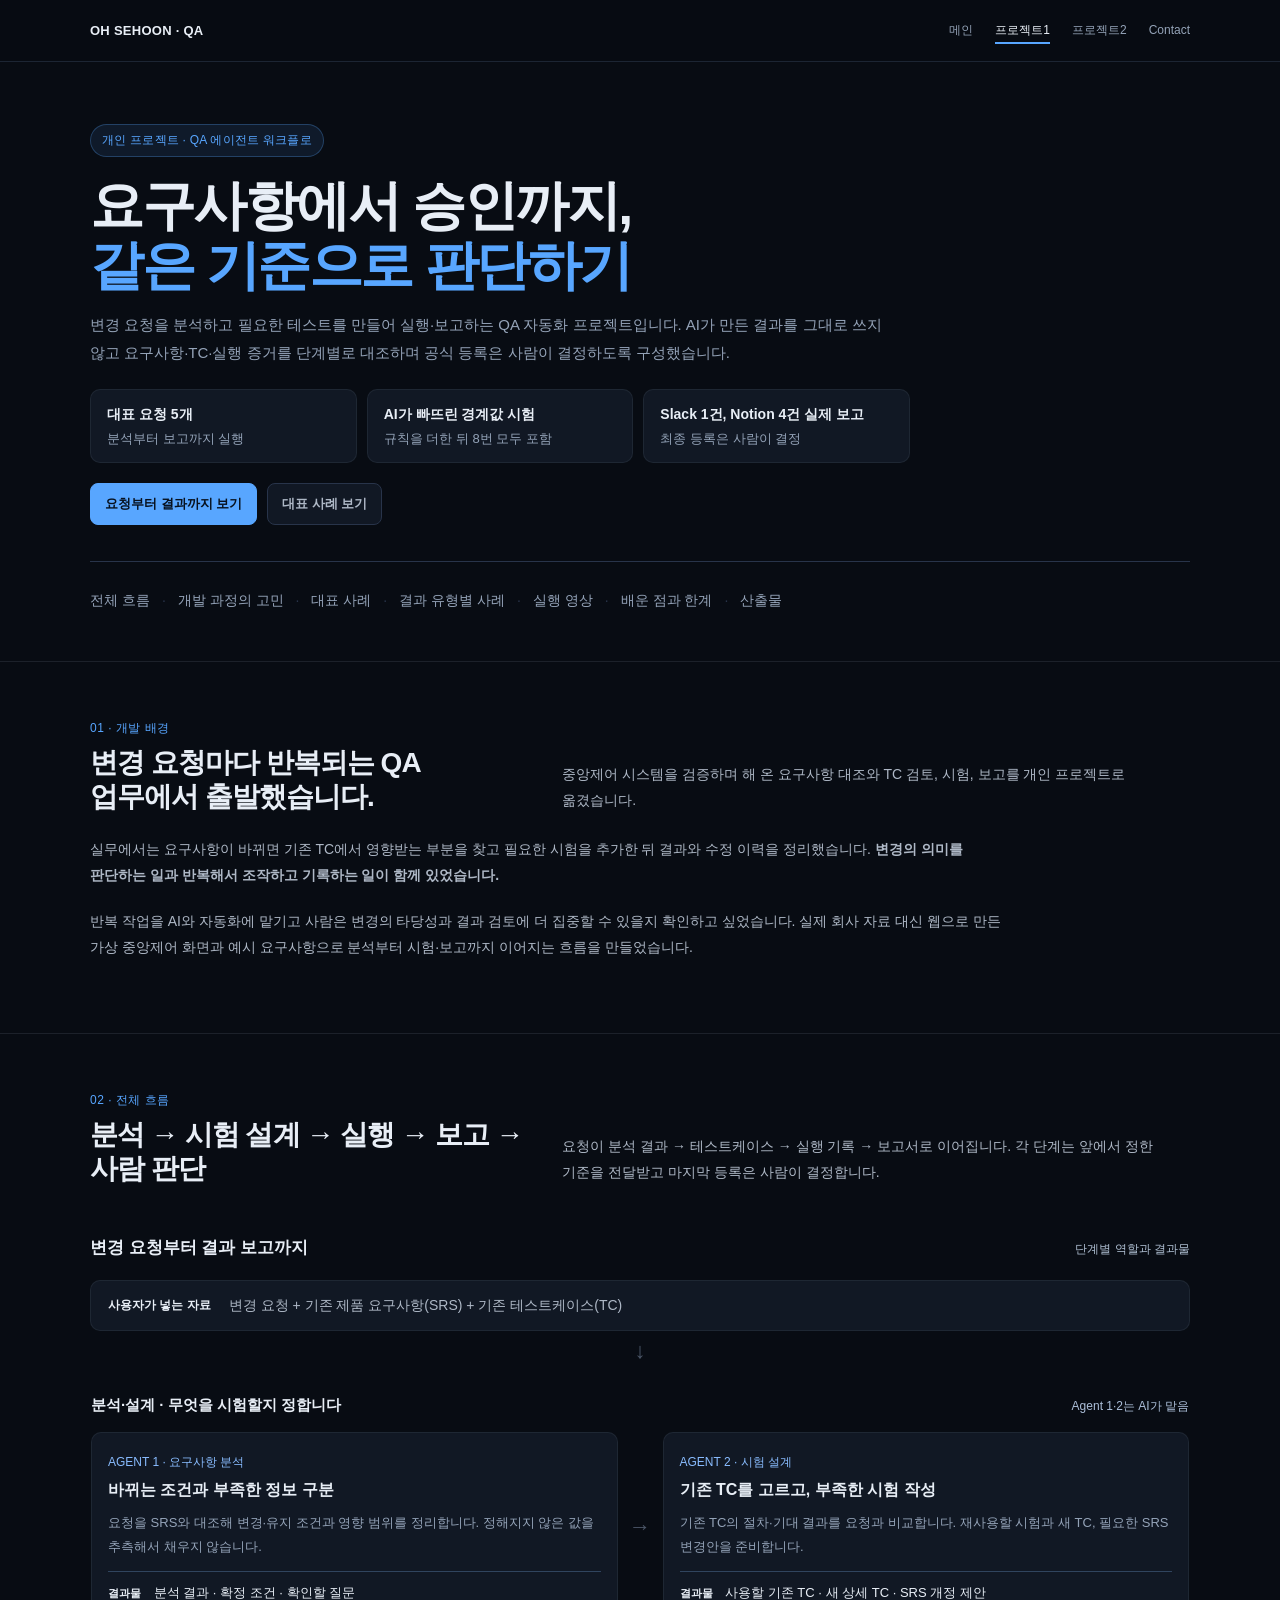
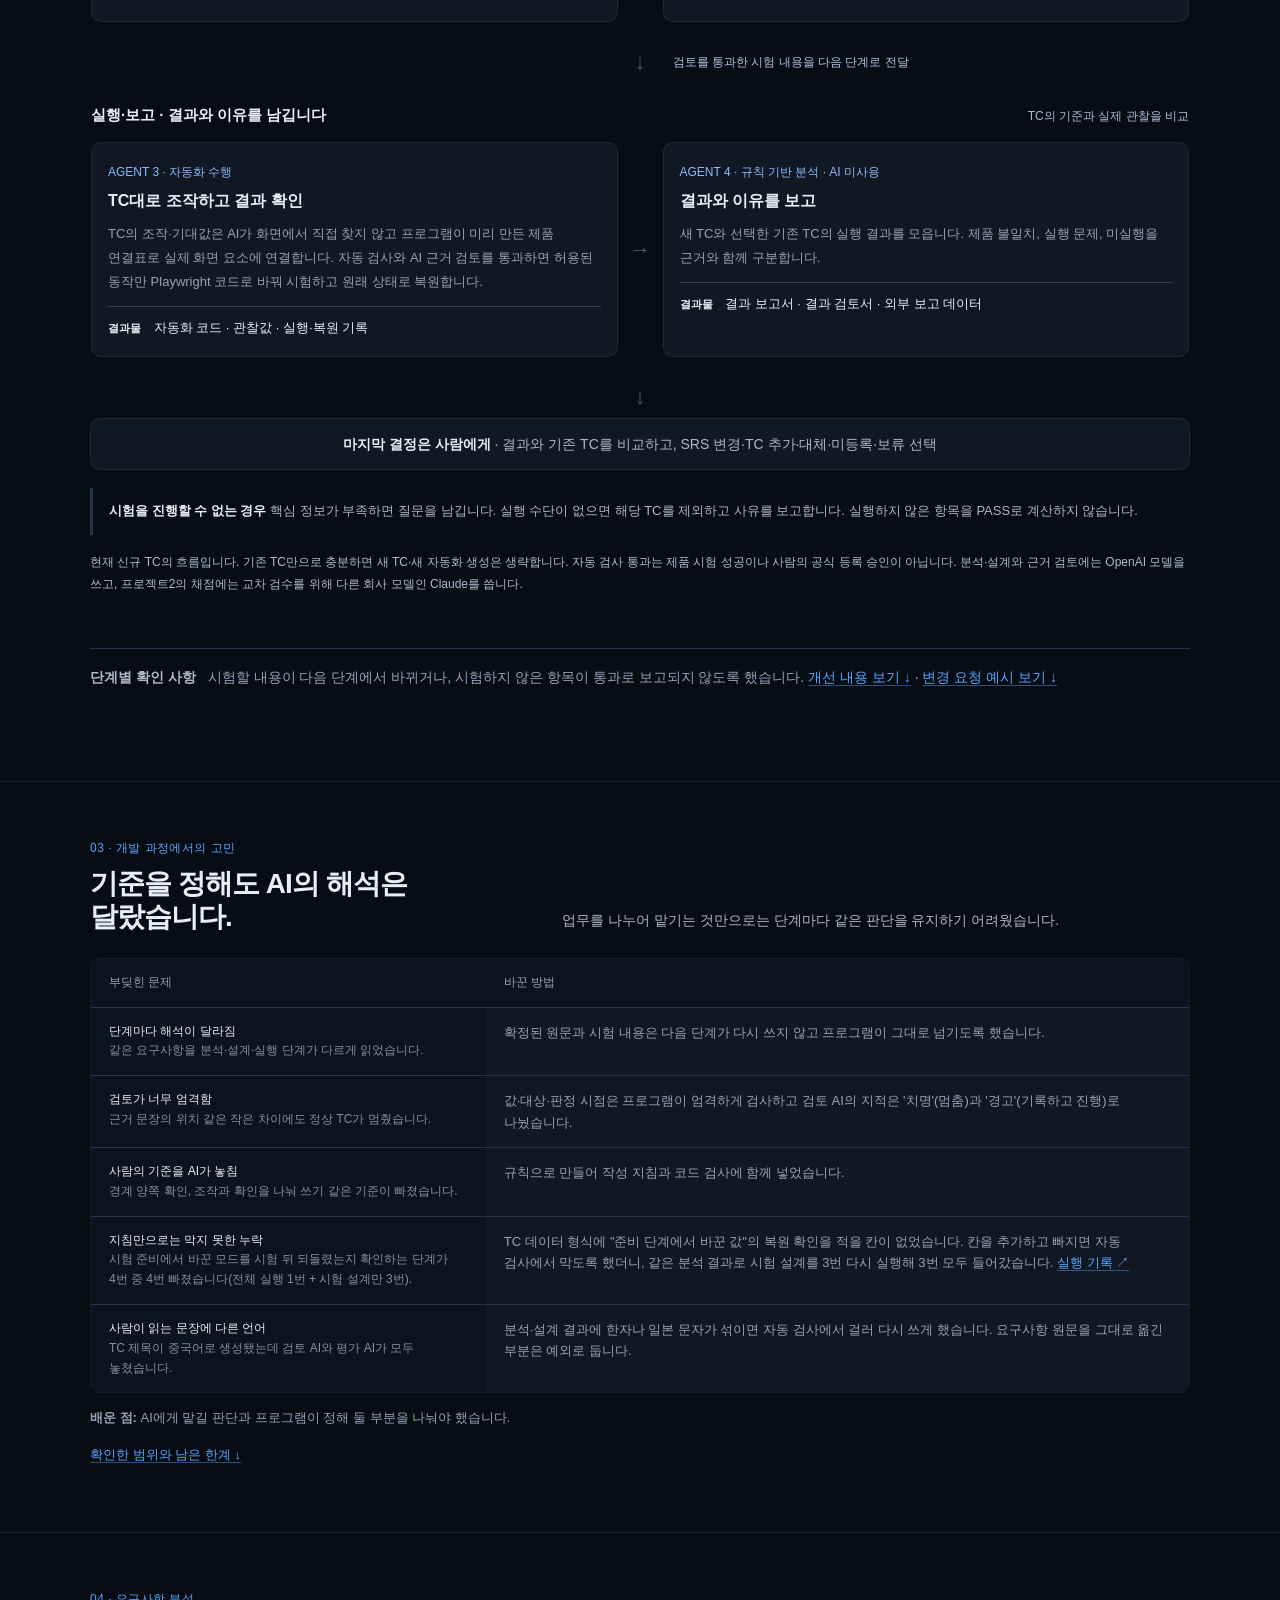
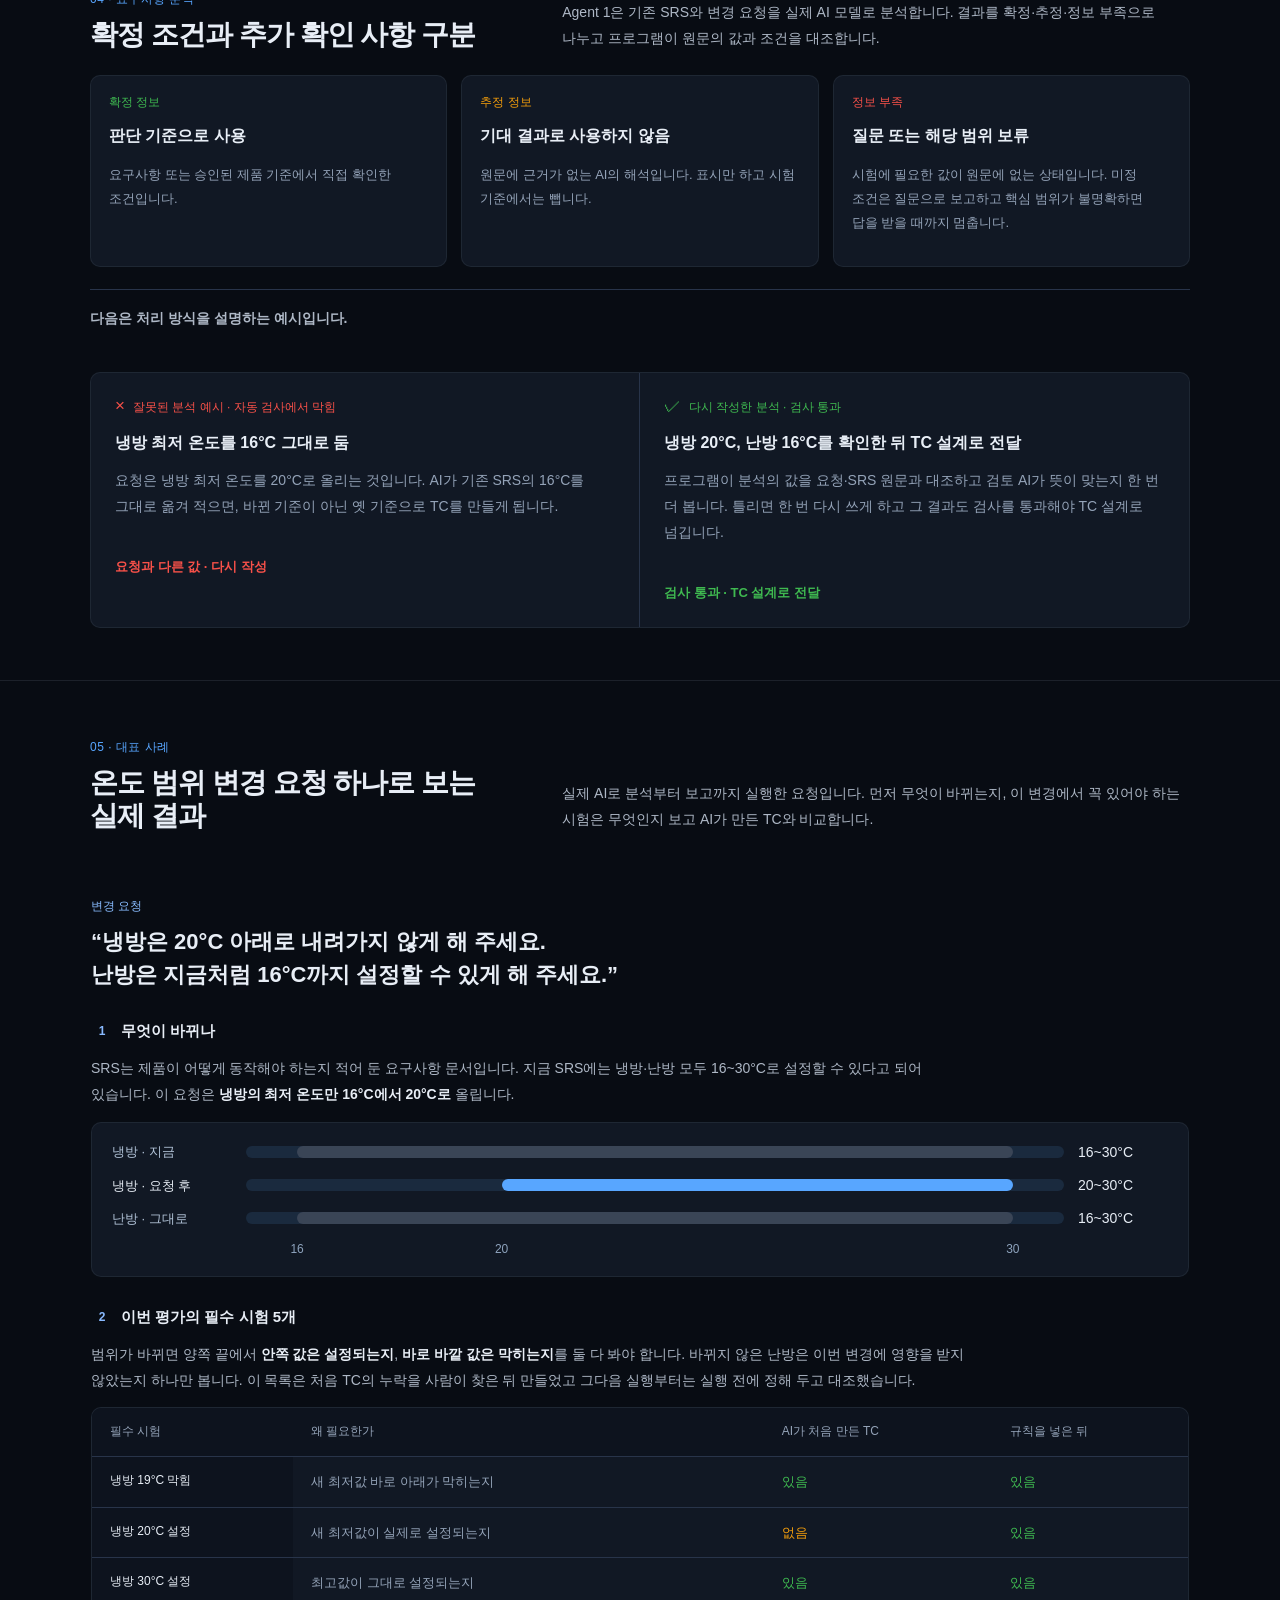
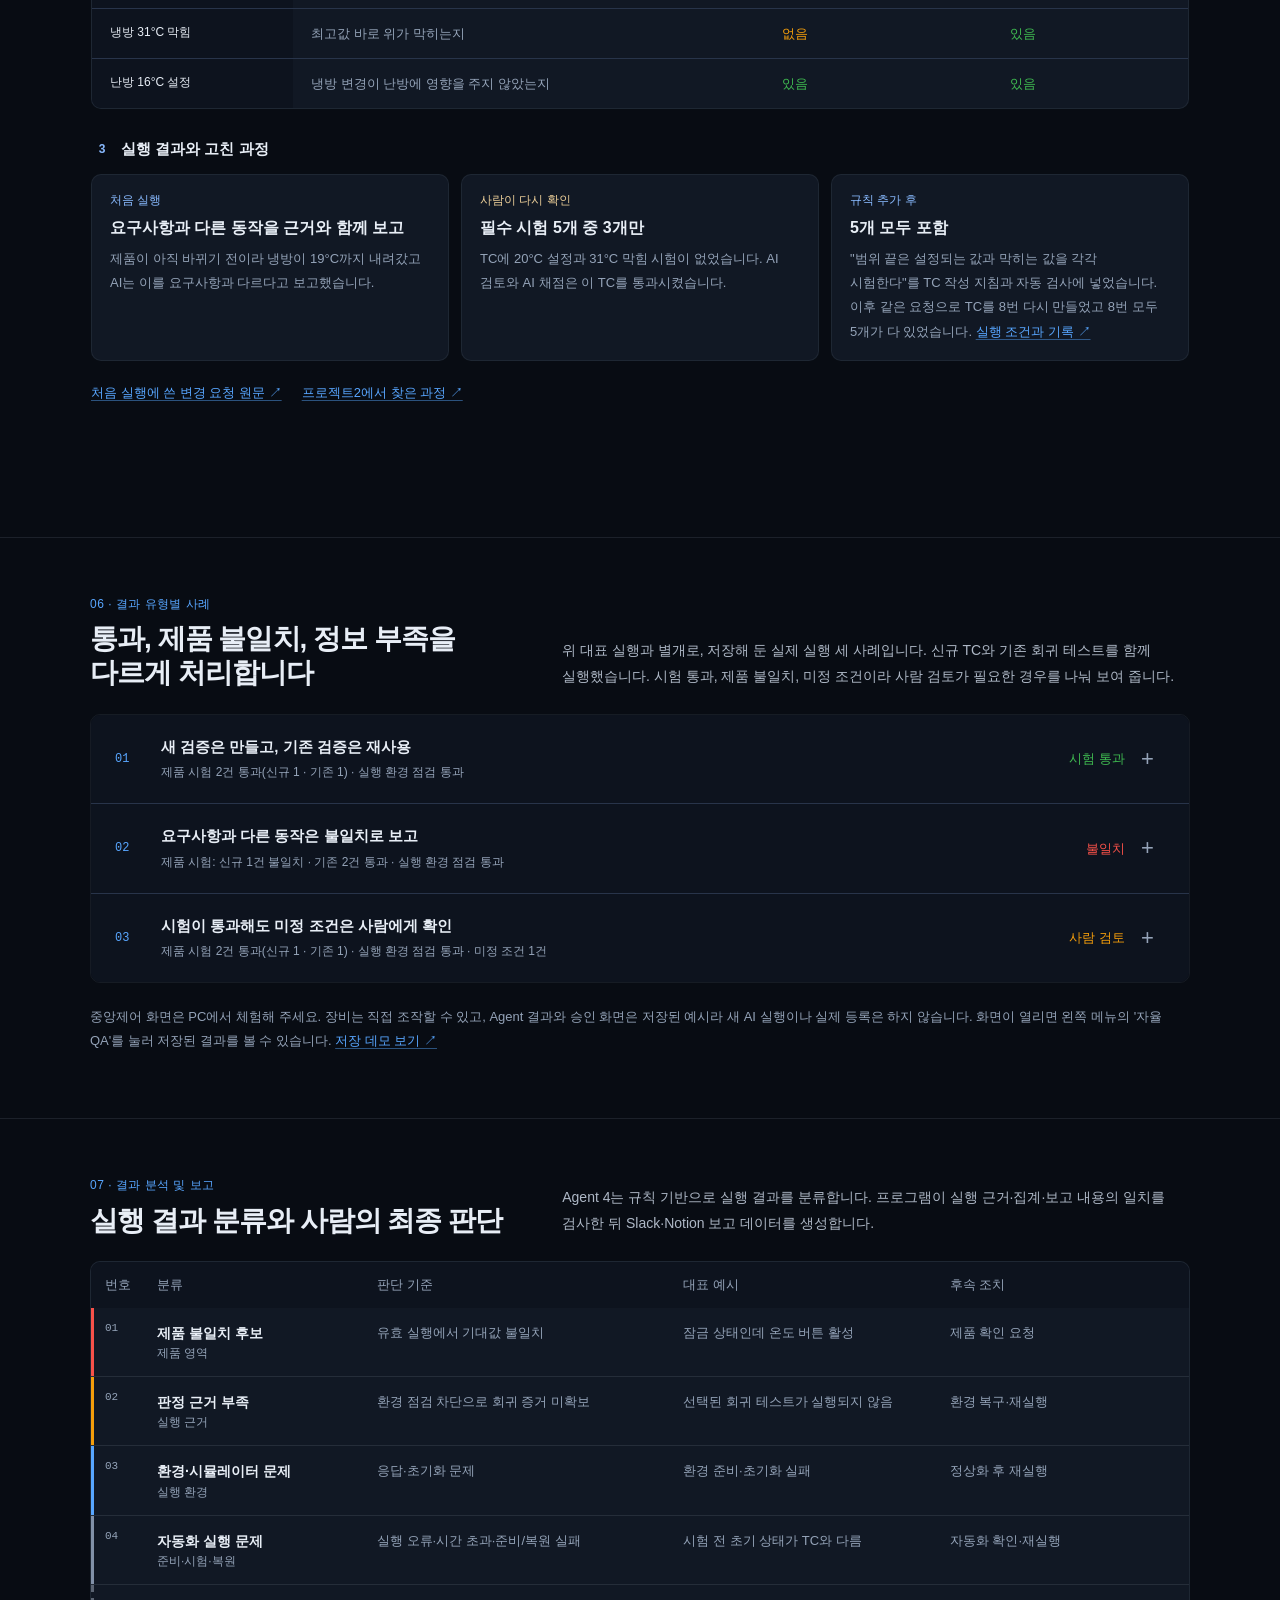
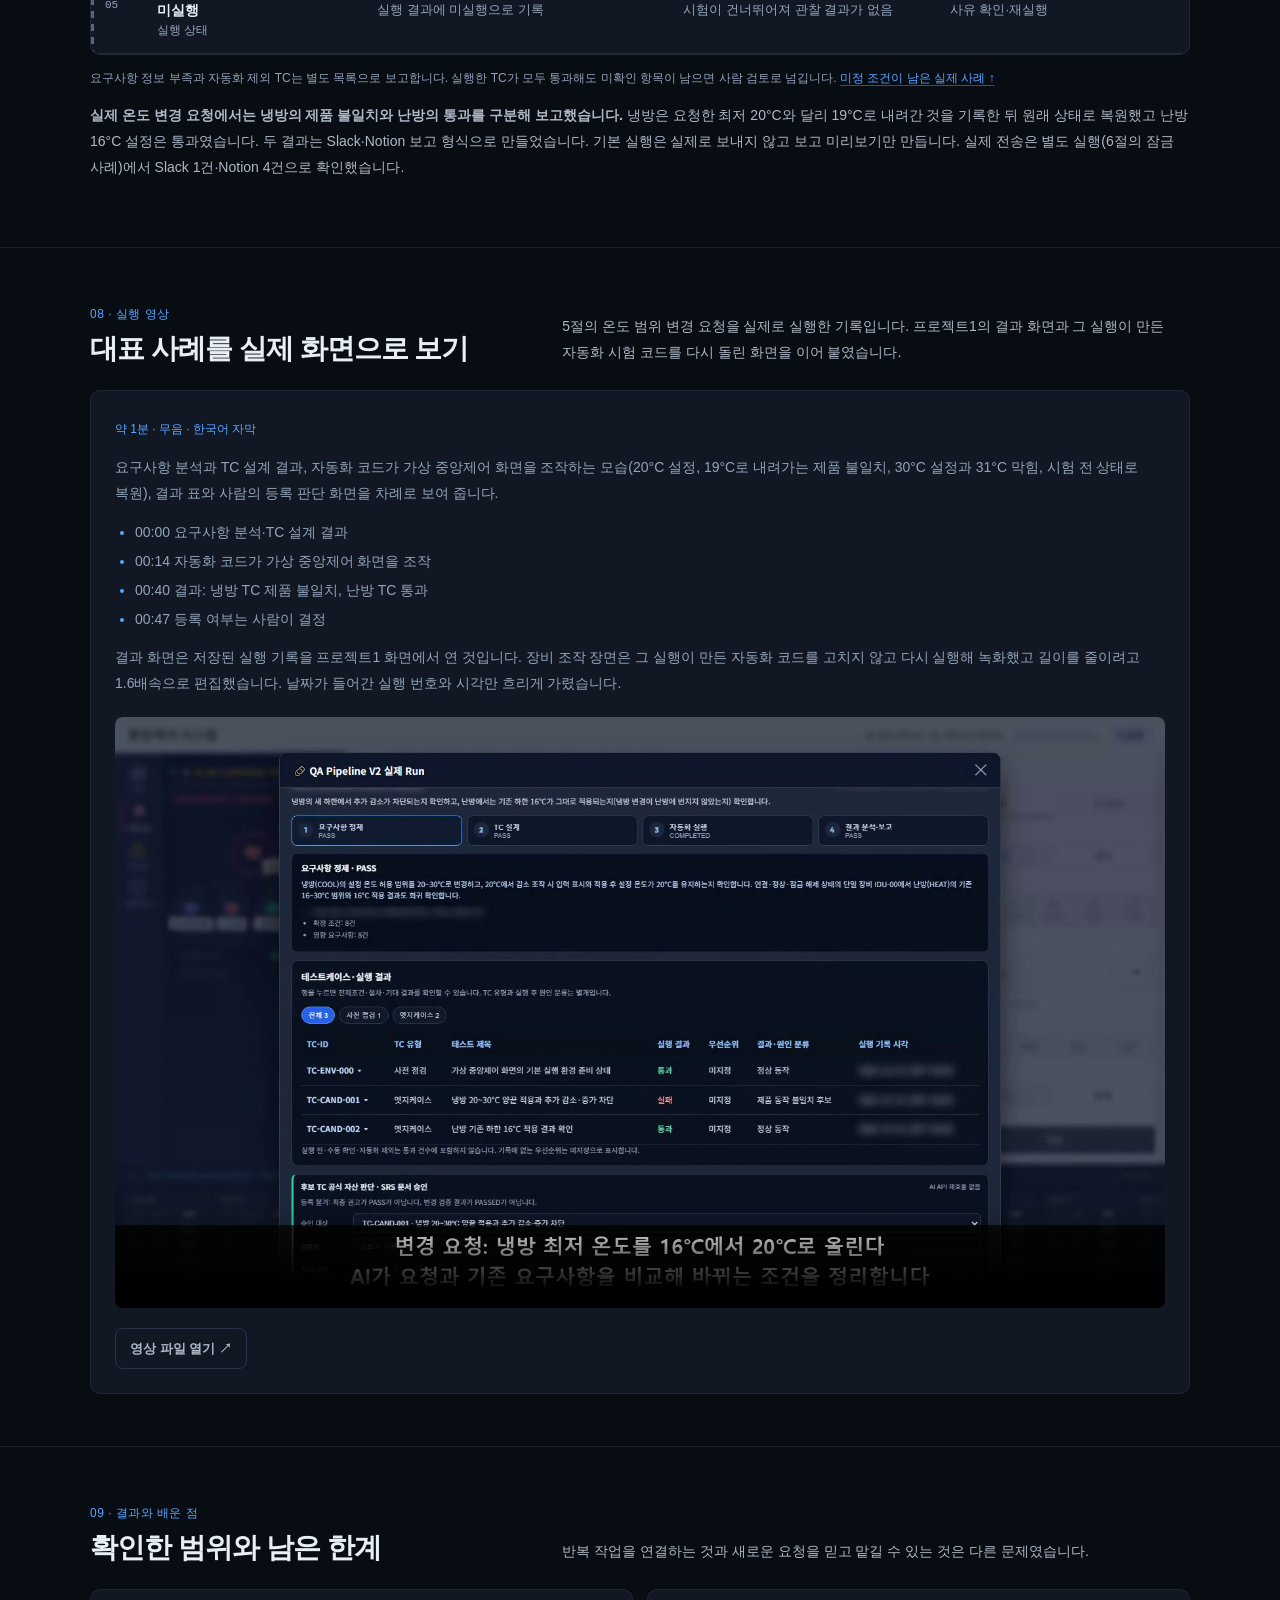
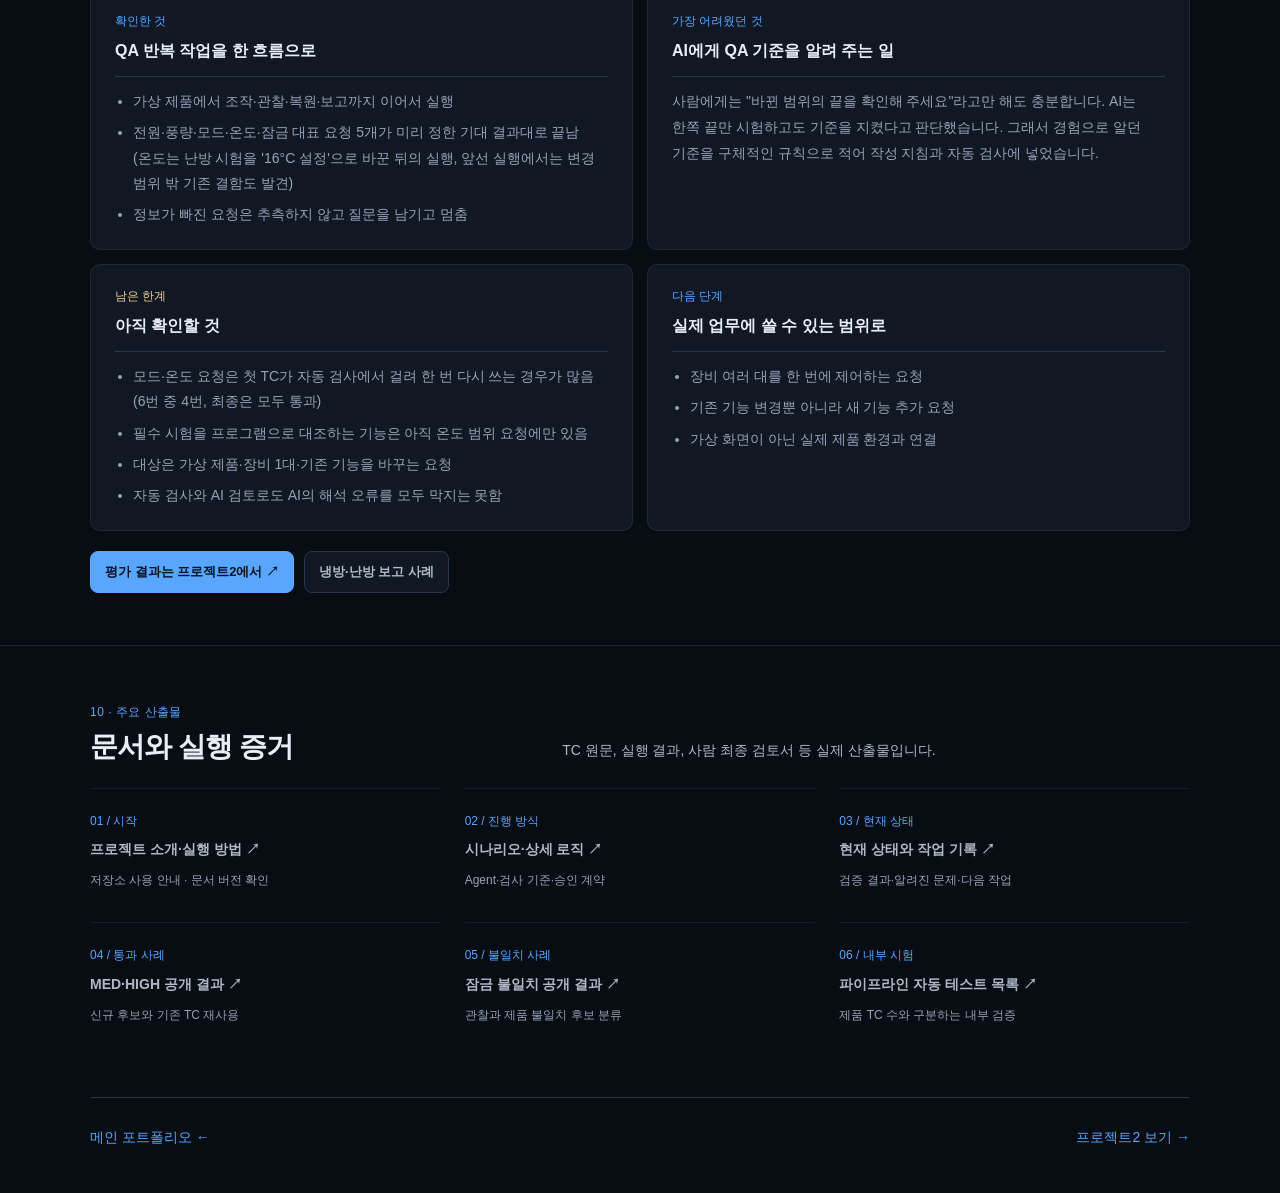
<file: project.html>
<!doctype html>
<html lang="ko">
<head>
  <meta charset="utf-8">
  <meta name="viewport" content="width=device-width, initial-scale=1">
  <meta name="description" content="변경 범위·시험 기준·실행 증거·사람 승인을 연결하고 반복 오류의 공통 원인을 보완한 개인 QA 프로세스 프로젝트입니다.">
  <meta property="og:type" content="website">
  <meta property="og:title" content="프로젝트1 · QA 에이전트 워크플로">
  <meta property="og:description" content="변경 범위·시험 기준·실행 증거·사람 승인을 연결하고 반복 오류의 공통 원인을 보완한 개인 QA 프로세스 프로젝트입니다.">
  <meta property="og:url" content="https://sehooooon.github.io/qa-agent-pipeline-v2/project.html">
  <meta property="og:locale" content="ko_KR">
  <meta name="twitter:card" content="summary">
  <meta name="color-scheme" content="dark">
  <title>프로젝트1 · QA 에이전트 워크플로</title>
<link rel="icon" type="image/svg+xml" href="https://sehooooon.github.io/qa-agent-pipeline/favicon.svg">
  <style>
:root{--section-title-size:clamp(1.375rem,2.4vw,1.75rem);--bg:#080c13;--panel:#111824;--line:#252d39;--text:#dce6f3;--muted:#a1adbf;--blue:#58a6ff;--green:#3fb950;--orange:#f59e0b;--red:#f85149;--mono:Consolas,monospace;--sans:Pretendard,"Noto Sans KR",-apple-system,BlinkMacSystemFont,"Segoe UI",sans-serif}
*{box-sizing:border-box}html{scroll-behavior:smooth;scroll-padding-top:82px}
body{margin:0;background:var(--bg);color:var(--text);font-family:var(--sans);line-height:1.7;word-break:keep-all}
a{color:inherit;text-decoration:none}a:hover{color:var(--blue)}button{font:inherit;cursor:pointer}
a:focus-visible,button:focus-visible,summary:focus-visible,.table-wrap:focus-visible{outline:2px solid var(--blue);outline-offset:4px}
[hidden]{display:none!important}.wrap{width:min(1100px,calc(100% - 48px));margin:auto}
.skip{position:fixed;top:-100px;background:var(--panel);padding:12px;z-index:100}.skip:focus{top:8px}
header{position:sticky;top:0;z-index:20;background:#080c13f5;border-bottom:1px solid var(--line)}
nav{height:62px;display:flex;align-items:center;justify-content:space-between;gap:20px}
.brand{font-size:14px;font-weight:750}.brand span,.navlinks{color:var(--muted)}.navlinks{display:flex;gap:24px;font-size:13px}.version{font-size:11px;color:var(--blue)}
.button{display:inline-flex;align-items:center;justify-content:center;padding:9px 14px;border:1px solid var(--line);border-radius:8px;background:var(--panel);font-size:13px;font-weight:650}
.button.primary{background:var(--blue);color:#07111f;border-color:var(--blue)}.actions{display:flex;flex-wrap:wrap;gap:10px;margin-top:20px}
.hero{padding:62px 0 38px}.hero-grid{display:block}.hero-grid>div{max-width:1000px}
.eyebrow{font-size:11px;letter-spacing:.04em;color:var(--blue)}
h1{font-size:clamp(34px,4.2vw,54px);letter-spacing:-.045em;line-height:1.12;color:var(--title);margin:18px 0 16px}h1 em{font-style:normal;color:var(--blue)}
.lead{font-size:15px;line-height:1.85;color:var(--muted);margin:0}.fine{font-size:12px;color:var(--muted)}.hero .fine{margin-top:16px}
.core{padding:22px 26px;border:1px solid var(--line);border-radius:8px;background:rgba(17,24,36,.46)}
.core-title{display:flex;justify-content:space-between;align-items:center;padding-bottom:12px;border-bottom:1px solid var(--line);font-size:14px;font-weight:650}
.core-row{padding:13px 0;border-bottom:1px solid var(--line)}.core-row:last-child{border-bottom:0;padding-bottom:0}.core-row b{font-size:14px;color:var(--title)}.core-row p{font-size:12px;color:var(--muted);margin:3px 0 0}
section{padding:52px 0}.section-head{display:grid;grid-template-columns:minmax(280px,.82fr) minmax(0,1.18fr);gap:36px;align-items:end;margin-bottom:24px}
.num{display:inline-flex;gap:10px;align-items:center;font-size:12px;color:var(--blue)}
.num>b{display:inline-grid;place-items:center;min-width:25px;height:25px;padding:0 7px;border-radius:7px;background:rgba(88,166,255,.1);font-weight:500}
h2{font-size:var(--section-title-size);letter-spacing:-.035em;line-height:1.25;margin:12px 0 0;color:var(--title)}.section-head p{font-size:14px;color:var(--muted);margin:0}
h3{font-size:15px;color:var(--title);margin:0 0 10px}.grid3,.info-grid{display:grid;grid-template-columns:repeat(3,minmax(0,1fr));gap:14px}
.card,.info{padding:20px;border:1px solid var(--line);border-radius:12px;background:linear-gradient(180deg,rgba(21,30,45,.93),rgba(14,20,31,.93))}
.card p,.card li,.info p{font-size:13px;color:var(--muted)}.card p{margin:8px 0 0}.card h3{margin:9px 0}.index{color:var(--blue);font-size:11px}
.info b{font-size:11px}.info h3{margin:10px 0}.confirmed b{color:var(--green)}.inferred b{color:var(--orange)}.gap b{color:var(--red)}
.callout{padding:13px 17px;border:1px solid var(--line);background:#0d131e;border-radius:8px;font-size:13px;color:var(--text);margin-top:14px}.callout p{margin:0}.callout small{display:block;font-size:12px;color:var(--muted);margin-top:4px}
.unified-three-panel{display:grid;grid-template-columns:repeat(3,minmax(0,1fr));gap:0;border:1px solid var(--line);border-radius:8px;background:rgba(17,24,36,.46);overflow:hidden}
.unified-three-panel>article{padding:24px;border-right:1px solid var(--line)}.unified-three-panel>article:last-child{border:0}
.unified-three-panel span{font-size:11px;color:var(--blue)}.unified-three-panel>article:nth-child(2)>span{color:var(--orange)}.unified-three-panel>article:nth-child(3)>span{color:var(--green)}
.unified-three-panel h3{margin:10px 0}.unified-three-panel p,.unified-three-panel li{font-size:13px;color:var(--muted)}.unified-three-panel ul{padding-left:18px;margin-bottom:0}
.review-guide{padding:22px 24px;border:1px solid var(--line);border-radius:8px;background:rgba(17,24,36,.46);margin-top:24px}
.review-grid{display:grid;grid-template-columns:repeat(4,minmax(0,1fr));border-top:1px solid var(--line)}
.review-grid>div{padding:18px 16px;border-right:1px solid var(--line)}.review-grid>div:last-child{border:0}
.review-grid b{font-size:13px;color:var(--blue)}.review-grid p{font-size:13px;color:var(--muted);margin:8px 0 0}
.ba-grid{display:grid;grid-template-columns:1fr 1fr;border:1px solid var(--line);border-radius:8px;background:rgba(17,24,36,.46);overflow:hidden;margin-top:24px}
.ba-card{padding:26px 30px;display:flex;flex-direction:column;align-items:flex-start;gap:12px}
.ba-card.after{border-left:1px solid var(--line)}.ba-card h3{margin:0}.ba-card p{font-size:13px;color:var(--muted);margin:0 0 8px}
.ba-label{display:flex;align-items:baseline;gap:8px;font-size:13px;font-weight:750;letter-spacing:.04em}.comparison-icon{flex-shrink:0;font-family:var(--sans);font-size:17px;line-height:1}.before .ba-label,.before .ba-verdict{color:var(--red)}.after .ba-label,.after .ba-verdict{color:var(--green)}
.ba-verdict{margin-top:auto;padding:10px 14px;border-radius:6px;font-size:13px;line-height:1.65;font-weight:700}
.before .ba-verdict{background:rgba(248,81,73,.1)}.after .ba-verdict{background:rgba(63,185,80,.1)}
.report-flow{display:grid;grid-template-columns:repeat(3,minmax(0,1fr));gap:14px;margin-bottom:20px}
.report-step{padding:20px;border:1px solid var(--line);border-radius:10px;background:var(--panel)}.report-step span{font-size:11px;color:var(--blue)}.report-step h3{margin:8px 0}.report-step p{font-size:13px;color:var(--muted);margin:0}
.report-step:nth-child(2)>span{color:var(--orange)}.report-step:nth-child(3)>span{color:var(--green)}
.report-delivery{display:flex;align-items:center;gap:18px;flex-wrap:wrap;font-size:13px;padding:18px 0}.report-delivery b,.report-delivery a{color:var(--blue)}.report-delivery span{color:var(--muted)}
.table-wrap{overflow:auto;border:1px solid var(--line);border-radius:10px}
table{width:100%;border-collapse:collapse;font-size:13px;text-align:left;background:var(--panel)}
th{background:#0d131e;color:var(--blue);font-size:12px;font-weight:500}td,th{padding:14px 18px;border-bottom:1px solid var(--line);vertical-align:top}
tr:last-child td,tr:last-child th[scope=row]{border-bottom:0}td{color:var(--muted)}td:first-child{color:var(--text)}.report-table{min-width:680px}.report-table th[scope=row]{color:var(--text);font-size:13px}
.pass{color:var(--green)}.review{color:var(--orange)}.mismatch{color:var(--red)}
.tag{font-size:11px;color:var(--blue);border:1px solid #345171;border-radius:5px;padding:2px 7px}.tag.orange{color:var(--orange);border-color:#66503a}.tag.green{color:var(--green)}
details{background:var(--panel);border:1px solid var(--line);border-radius:9px;margin-top:10px}
summary{cursor:pointer;padding:15px 18px;font-size:13px}details[open]>summary{border-bottom:1px solid var(--line)}
.approval{display:grid;grid-template-columns:1.1fr .9fr;gap:25px;align-items:center;border:1px solid var(--line);border-radius:11px;padding:23px;background:var(--panel)}
.approval-list{list-style:none;counter-reset:step;padding:0;margin:0;display:flex;gap:20px}
.approval-list li{flex:1;font-size:13px;counter-increment:step}.approval-list li:before{content:counter(step,decimal-leading-zero);display:block;color:var(--orange);font-size:12px;margin-bottom:6px}.approval-list span{display:block;font-size:12px;color:var(--muted);margin-top:5px}
.approval-box{border-left:1px solid var(--line);padding-left:23px}.approval-box h3{font-size:15px;margin:10px 0}.approval-box p{font-size:12px;color:var(--muted)}
.docs{display:grid;grid-template-columns:repeat(3,minmax(0,1fr));gap:12px 24px}.doc{padding:18px 0;border-top:1px solid var(--line)}
.doc small{font-size:10px;color:var(--blue)}.doc b{display:block;font-size:14px;margin:5px 0}.doc span{color:var(--muted);font-size:12px}.doc:hover{border-color:var(--blue)}
footer{border-top:1px solid var(--line);padding:24px 0 32px;font-size:12px;color:var(--muted)}.footer-inner{display:flex;justify-content:space-between;gap:15px}
.arch-stepper{padding:24px;border:1px solid var(--line);border-radius:16px;background:linear-gradient(180deg,rgba(17,24,36,.94),rgba(10,15,24,.96));box-shadow:0 18px 48px rgba(0,0,0,.2)}
.arch-flow{position:relative;display:grid;grid-template-columns:repeat(4,1fr);gap:14px;margin-bottom:24px}.arch-flow:before{content:"";position:absolute;z-index:0;left:12.5%;right:12.5%;top:20px;height:1px;background:linear-gradient(90deg,rgba(88,166,255,.25),rgba(88,166,255,.65),rgba(88,166,255,.25))}
.arch-step{position:relative;z-index:1;display:flex;flex-direction:column;align-items:center;gap:5px;padding:0 8px;border:0;background:transparent;color:var(--muted);cursor:pointer;font-family:var(--sans)}.arch-node{width:40px;height:40px;display:grid;place-items:center;border:1px solid rgba(88,166,255,.32);border-radius:50%;background:#0d131e;color:var(--blue);font:10px var(--mono);transition:.2s}.arch-step b{color:var(--muted);font-size:12px;transition:.2s}.arch-step small{color:#66758a;font:8px var(--mono);letter-spacing:.08em}.arch-step:hover .arch-node,.arch-step.on .arch-node{background:var(--blue);border-color:var(--blue);color:#07111f;box-shadow:0 0 0 5px rgba(88,166,255,.1)}.arch-step.on b{color:var(--title)}.arch-step.on small{color:var(--blue)}
.arch-panel{overflow:hidden;border:1px solid rgba(88,166,255,.24);border-radius:13px;background:rgba(8,12,19,.56);animation:archFade .2s ease}.arch-panel[hidden]{display:none}.arch-panel-head{display:flex;align-items:center;gap:10px;padding:13px 18px;border-bottom:1px solid rgba(148,163,184,.12);background:rgba(88,166,255,.045)}.arch-panel-head span{color:var(--blue);font:9px var(--mono);letter-spacing:.08em}.arch-panel-head b{color:var(--title);font:11px var(--mono);font-weight:500}.arch-role-grid{display:grid;grid-template-columns:1fr 1fr}.arch-role{min-height:190px;padding:24px}.arch-role+.arch-role{border-left:1px solid rgba(148,163,184,.14)}.arch-role>span{color:var(--blue);font:9px var(--mono);letter-spacing:.08em}.arch-role.checkpoint{background:rgba(88,166,255,.025)}.arch-role h3{margin:9px 0 8px;color:var(--title);font-size:17px}.arch-role p{min-height:48px;margin:0;color:var(--muted);font-size:13px;line-height:1.75}.arch-result{display:flex;align-items:center;justify-content:space-between;gap:14px;margin-top:20px;padding:11px 13px;border:1px solid rgba(88,166,255,.17);border-radius:9px;background:#0d131e}.arch-result small{color:#718096;font:8px var(--mono);letter-spacing:.1em}.arch-result b{color:var(--blue);font-size:11px;text-align:right}@keyframes archFade{from{opacity:.25;transform:translateY(3px)}to{opacity:1;transform:none}}
@media(max-width:700px){.arch-stepper{padding:16px}.arch-flow{grid-template-columns:repeat(2,1fr);row-gap:18px}.arch-flow:before{display:none}.arch-role-grid{grid-template-columns:1fr}.arch-role{min-height:0;padding:20px}.arch-role+.arch-role{border-left:0;border-top:1px solid rgba(148,163,184,.14)}.arch-role p{min-height:0}.arch-result{align-items:flex-start;flex-direction:column}.arch-result b{text-align:left}}
.arch-stepper{padding:22px}.arch-panel{border:0;background:transparent;overflow:visible}.arch-panel-head{border:0;background:transparent;padding:4px 0 20px}
.arch-role-grid{gap:0;grid-template-columns:1fr 1fr}.arch-role{display:flex;flex-direction:column;min-height:285px;padding:20px 10px;background:transparent}
.arch-role.checkpoint{padding-left:32px;background:transparent}.arch-role.checkpoint>span{color:var(--orange)}
.arch-role h3{font-size:21px;margin:10px 0 14px}.arch-role p{font-size:14px;min-height:0;margin-bottom:12px}
.arch-action-list{display:grid;gap:5px;margin:0 0 24px;padding:0;list-style:none}
.arch-action-list li{position:relative;padding-left:12px;color:var(--muted);font-size:13px}.arch-action-list li:before{content:"·";position:absolute;left:0;color:var(--blue)}.checkpoint .arch-action-list li:before{color:var(--orange)}
.arch-result{display:block;align-self:flex-start;margin-top:auto;padding:10px 12px;border:0;border-radius:6px;background:rgba(88,166,255,.1)}
.arch-result b{font-size:13px;text-align:left}.checkpoint .arch-result{background:rgba(245,158,11,.1)}.checkpoint .arch-result b{color:var(--orange)}
.arch-step small{display:none}.arch-flow{margin-bottom:22px}.arch-node{width:44px;height:44px}.arch-flow:before{top:22px}.arch-step b{font-size:13px}
.scenario-list{display:grid;gap:14px}.scenario{margin:0;overflow:hidden}.scenario>summary{list-style:none;display:grid;grid-template-columns:30px 1fr auto 24px;align-items:center;gap:16px;padding:20px 22px;transition:background .18s}
.scenario>summary::-webkit-details-marker{display:none}.scenario>summary:hover{background:#162235}.scenario[open]>summary{background:#131e2d}
.scenario-number{color:var(--blue);font:12px var(--mono)}.scenario-title b{font-size:15px;color:var(--title)}.scenario-title small{display:block;font-size:12px;color:var(--muted);margin-top:4px}
.expand-label:before{content:"+";font-size:22px;color:var(--muted)}.scenario[open] .expand-label:before{content:"−"}
.scenario-body{padding:24px;background:#0d131e}.request-line{margin:0 0 22px;font-size:14px;line-height:1.85}.request-line>b{display:block;color:var(--blue);font-size:12px;margin-bottom:6px}
.tc-heading{display:flex;align-items:center;flex-wrap:wrap;gap:12px;margin:24px 0 12px}.tc-heading h3{margin:0;font-size:15px}
.setup{font-size:13px;color:var(--muted);margin:0 0 14px}.setup b{color:var(--text);margin-right:8px}
.scenario-tc{table-layout:fixed;min-width:550px}.scenario-tc th{width:33.333%}.scenario-tc td{line-height:1.85}
.case-conclusion{margin-top:20px;padding-top:18px;border-top:1px solid var(--line);font-size:13px}.case-conclusion p{margin:0 0 12px;color:var(--muted)}.case-conclusion b{display:block;margin-bottom:6px}.case-conclusion a{color:var(--blue);display:inline-block;margin-right:18px}
@media(max-width:700px){.scenario>summary{grid-template-columns:24px 1fr auto;gap:10px;padding:16px}.scenario-title b{font-size:14px}.scenario>summary>.expand-label{display:none}.scenario-body{padding:16px}.scenario>summary>.pass,.scenario>summary>.mismatch{font-size:12px}}
@media(max-width:900px){.section-head{grid-template-columns:1fr;gap:14px}.review-grid{grid-template-columns:1fr 1fr}.review-grid>div{border-bottom:1px solid var(--line)}.approval{grid-template-columns:1fr}.approval-box{border-left:0;border-top:1px solid var(--line);padding:18px 0 0}}
@media(max-width:700px){.wrap{width:calc(100% - 24px)}.navlinks{display:none}.hero{padding:36px 0}.hero-grid,.grid3,.info-grid,.unified-three-panel,.docs,.report-flow,.ba-grid,.review-grid{grid-template-columns:1fr}h1{font-size:34px}section{padding:36px 0}.ba-card.after{border-left:0;border-top:1px solid var(--line)}.unified-three-panel>article{border-right:0;border-bottom:1px solid var(--line)}.review-grid>div{border-right:0}.arch-role-grid{grid-template-columns:1fr}.arch-role,.arch-role.checkpoint{min-height:0;padding:20px 0}.arch-role+.arch-role{border-left:0;border-top:1px solid var(--line)}.arch-result{margin-top:0}.approval-list,.footer-inner{flex-direction:column}.scenario-tc th,.scenario-tc td{padding:12px}.ba-card{padding:22px}}
.subsection-title{margin:32px 0 18px;font-size:17px}.asset-catalog{margin:24px 0 32px}.catalog-head{display:flex;flex-wrap:wrap;align-items:center;justify-content:space-between;gap:12px;margin-bottom:14px}.catalog-head h3{margin:0}.catalog-head>span,.catalog-status{font-size:12px;color:var(--muted)}
.asset-table{min-width:720px}.asset-table th[scope=row]{font-family:var(--mono);color:var(--text)}.asset-table td{font-size:13px}.asset-table a{color:var(--blue)}.asset-detail{border:0;background:transparent;margin:0}.asset-detail summary{padding:0;color:var(--text)}.asset-detail[open]>summary{border:0;margin-bottom:14px}.asset-detail>div{font-size:13px}.asset-detail ul{padding-left:18px}.asset-detail p{font-size:12px;color:var(--muted)}
.reuse-flow{display:grid;grid-template-columns:repeat(3,minmax(0,1fr));margin-top:24px;border:1px solid var(--line);border-radius:8px;overflow:hidden}.reuse-flow article{padding:22px;border-right:1px solid var(--line)}.reuse-flow article:last-child{border:0}.reuse-flow span{color:var(--blue);font-size:11px}.reuse-flow h3{margin:10px 0}.reuse-flow p{font-size:13px;color:var(--muted);margin:0}
.reuse-example{margin-top:24px}.reuse-example>div{padding:0 22px 12px;font-size:13px;color:var(--muted)}.reuse-example b{color:var(--text)}
.video-slot{padding:24px;border:1px solid var(--line);border-radius:10px;background:var(--panel)}.video-slot>span{font-size:13px;color:var(--orange)}.video-slot p{font-size:14px;color:var(--muted)}
.video-slot video{display:block;width:100%;height:auto;aspect-ratio:16/9;margin:20px 0;border-radius:8px;background:#050e16}.video-slot .video-cases{display:flex;flex-wrap:wrap;gap:8px 24px;padding-left:20px;color:var(--muted);font-size:14px}.video-slot .video-cases li::marker{color:var(--blue)}
.limits-grid{border:1px solid var(--line);border-radius:8px;background:var(--panel)}.road-list{border-left:1px solid var(--line);padding-left:24px}.road-list article+article{margin-top:24px}.road-list h3{color:var(--blue)}.road-list p{font-size:14px;color:var(--muted);margin:0}
@media(max-width:700px){.reuse-flow{grid-template-columns:1fr}.reuse-flow article{border-right:0;border-bottom:1px solid var(--line)}}
#requirements .info-grid{gap:30px;border-top:1px solid var(--line);padding-top:24px}
#requirements .info{padding:0;border:0;border-radius:0;background:transparent}
#requirements .info h3{font-size:17px}#requirements .info p{font-size:14px;line-height:1.85}
.inline-example{margin:24px 0 0;padding:18px 0;border-top:1px solid var(--line);font-size:14px;color:var(--muted)}
.inline-example>b{color:var(--blue);margin-right:12px}
.flat-subhead{font-size:17px;margin:24px 0 12px}
#requirements .reuse-flow{border:0;border-radius:0;margin-top:0;gap:30px}
#requirements .reuse-flow article{padding:0;border:0}
#requirements .reuse-flow p{font-size:14px;line-height:1.85}
#criteria .unified-three-panel{border:0;border-radius:0;background:transparent;border-top:1px solid var(--line);gap:30px;overflow:visible}
#criteria .unified-three-panel>article{padding:24px 0 0;border:0}
#criteria .unified-three-panel p,#criteria .unified-three-panel li{font-size:14px;line-height:1.85}
#criteria .review-guide{border:0;border-top:1px solid var(--line);border-radius:0;padding:24px 0 0;background:transparent;margin-top:28px}
#criteria .review-grid{border:0;gap:24px}
#criteria .review-grid>div{border:0;padding:8px 0}
#criteria .review-grid b,#criteria .review-grid p{font-size:14px}
.design-example,.reuse-example{border:0;border-top:1px solid var(--line);border-bottom:1px solid var(--line);border-radius:0;background:transparent}
.design-example>summary,.reuse-example>summary{font-size:14px;padding:18px 0}
.design-example .ba-grid{border:0;background:transparent;margin:0;border-radius:0}
.design-example .ba-card{padding:22px 24px 22px 0}
.design-example .ba-card.after{padding-left:24px}.design-example .ba-verdict{background:transparent;padding:0}
.reuse-example{margin-top:0;border-top:0}.reuse-example>div{padding-left:0;padding-right:0}
.approval-ending{margin-top:26px;padding:26px 0 0;border-top:1px solid var(--line)}
.approval-label{color:var(--blue);font-size:12px}.approval-ending h3{margin:10px 0;font-size:17px}
.approval-ending p{font-size:14px;color:var(--muted);margin:0}.approval-ending ol{display:grid;grid-template-columns:repeat(3,minmax(0,1fr));gap:24px;padding:0;margin:22px 0;list-style:none}
.approval-ending li{display:flex;gap:12px;font-size:14px}.approval-ending li>b{color:var(--blue);font:12px var(--mono);padding-top:3px}
.approval-ending>a{font-size:14px;color:var(--blue)}
.asset-table{table-layout:fixed;min-width:680px}.asset-table th:nth-child(1){width:145px}.asset-table th:nth-child(3){width:128px}
.asset-table td,.asset-detail summary,.asset-detail>div{font-size:14px;line-height:1.85}
.asset-detail li{overflow-wrap:anywhere}.asset-detail p{font-size:12px;overflow-wrap:anywhere}
.catalog-head>span{font-size:13px}.asset-table td.pass{color:var(--green)}
.section-head{grid-template-columns:minmax(0,1fr) minmax(0,1.1fr)}
#scenarios .section-head{grid-template-columns:1fr;gap:14px}
#scenarios .section-head p{max-width:780px}.scenario-title small{font-size:13px}
@media(max-width:700px){
.section-head{grid-template-columns:1fr}
#requirements .info-grid,#requirements .reuse-flow,#criteria .unified-three-panel{gap:22px}
#requirements .info+.info,#requirements .reuse-flow article+article,#criteria .unified-three-panel>article+article{border-top:1px solid var(--line);padding-top:20px}
#criteria .review-grid{gap:14px}.approval-ending ol{grid-template-columns:1fr;gap:14px}
.design-example .ba-card,.design-example .ba-card.after{padding:20px 0}
}
.model-contract{display:grid;grid-template-columns:repeat(3,minmax(0,1fr));gap:30px;padding:24px 0;border-top:1px solid var(--line)}
.model-contract article{min-width:0}.model-contract article>span{font-size:12px;color:var(--blue)}.model-contract article:nth-child(3)>span{color:var(--orange)}
.model-contract h3{margin:12px 0;font-size:17px;line-height:1.5}.model-contract p,.model-contract li{font-size:14px;color:var(--muted);line-height:1.85}
.model-contract p{margin:0 0 12px}.model-contract ul{padding-left:18px;margin:12px 0 0}.model-contract li+li{margin-top:6px}
.handoff-rule{display:grid;grid-template-columns:minmax(180px,.65fr) minmax(0,1.7fr);gap:24px;padding:20px 0;border-top:1px solid var(--line);border-bottom:1px solid var(--line);margin:0 0 24px}
.handoff-rule>b{font-size:14px;color:var(--text)}.handoff-rule p{font-size:14px;line-height:1.85;color:var(--muted);margin:0}
.implementation-example{border:0;border-top:1px solid var(--line);border-bottom:1px solid var(--line);border-radius:0;background:transparent}
.implementation-example>summary{padding:18px 0;font-size:14px}.implementation-example .table-wrap{margin-bottom:20px}
.implementation-example table{min-width:600px}.implementation-example th[scope=row]{width:160px}.implementation-example td{font-size:14px;line-height:1.85}
@media(max-width:850px){.model-contract{grid-template-columns:1fr;gap:24px}.model-contract article+article{padding-top:20px;border-top:1px solid var(--line)}.handoff-rule{grid-template-columns:1fr;gap:12px}}
.analysis-summary{display:grid;grid-template-columns:minmax(0,.7fr) minmax(0,1.3fr);gap:50px;border-top:1px solid var(--line);padding:28px 0}
.analysis-summary article>span,.design-input article>span,.design-comparison article>span,.execution-step-title>span{font-size:12px;color:var(--blue)}
.analysis-summary h3,.design-input h3,.design-comparison h3,.execution-sequence h3{font-size:17px;line-height:1.5;margin:10px 0 14px}
.analysis-summary p,.analysis-summary li,.design-input p,.design-comparison p,.design-comparison li,.execution-sequence p,.execution-sequence li{font-size:14px;line-height:1.85;color:var(--muted)}
.analysis-summary p,.design-input p,.design-comparison p,.execution-sequence p{margin:0 0 12px}
.analysis-summary ul,.design-comparison ul,.execution-step-content ul{padding-left:18px;margin:12px 0 0}
.analysis-source{padding-right:12px}.analysis-output{border-left:1px solid var(--line);padding-left:30px}
.analysis-output>article+article{border-top:1px solid var(--line);margin-top:24px;padding-top:22px}
.analysis-output>article+article>span{color:var(--orange)}
.analysis-output>article:first-child ul{list-style:none;padding:0}
.analysis-output>article:first-child li{padding:9px 0;border-bottom:1px solid var(--line)}
.analysis-output>article:first-child li:last-child{border:0}
.design-input{border-top:1px solid var(--line);padding:22px 0}
.design-input article{display:grid;grid-template-columns:minmax(220px,.8fr) minmax(0,1.5fr);gap:4px 28px}
.design-input article>span{grid-column:1}.design-input h3{grid-column:1;margin:0}.design-input p{grid-column:2;grid-row:1/3;align-self:center;margin:0}
.design-comparison{display:grid;grid-template-columns:1fr 1fr;border-top:1px solid var(--line);padding:24px 0;gap:0}
.design-comparison article{padding:0 32px 0 0}.design-comparison article+article{padding:0 0 0 32px;border-left:1px solid var(--line)}
.design-comparison article+article>span{color:var(--orange)}
.execution-sequence{list-style:none;counter-reset:execution;display:block;padding:0;margin:0 0 24px}
.execution-sequence>li{position:relative;display:grid;grid-template-columns:minmax(210px,.8fr) minmax(0,1.5fr);gap:34px;padding:26px 0 26px 28px;margin:0;border-left:1px solid #345171}
.execution-sequence>li:before{content:"";position:absolute;left:-4px;top:34px;width:7px;height:7px;border-radius:50%;background:var(--blue)}
.execution-sequence>li+li{border-top:1px solid var(--line)}.execution-sequence>li:last-child{padding-bottom:8px}
.execution-step-title h3{max-width:270px}.execution-step-content{min-width:0}
.execution-sequence>li:nth-child(2) .execution-step-title>span{color:var(--orange)}
@media(max-width:700px){
.analysis-summary{grid-template-columns:1fr;gap:22px}.analysis-source{padding:0}.analysis-output{border-left:0;border-top:1px solid var(--line);padding:22px 0 0}
.design-input article{grid-template-columns:1fr;gap:8px}.design-input p{grid-column:1;grid-row:auto}
.design-comparison{grid-template-columns:1fr;gap:22px}.design-comparison article{padding:0}.design-comparison article+article{padding:22px 0 0;border-left:0;border-top:1px solid var(--line)}
.execution-sequence>li{grid-template-columns:1fr;gap:8px;padding:22px 0 22px 20px}.execution-step-title h3{max-width:none}
}
@media(prefers-reduced-motion:reduce){html{scroll-behavior:auto}.arch-panel{animation:none}.arch-node,.arch-step b{transition:none}}
@media(max-width:800px){
}
@media(max-width:560px){
}
</style>
<style>
:root{--line:#28344a;--muted:#94a3b8;--sans:Pretendard,"Noto Sans KR",-apple-system,BlinkMacSystemFont,"Segoe UI",sans-serif}
body{background:radial-gradient(circle at 14% 0,rgba(88,166,255,.13),transparent 30rem),var(--bg);line-height:1.65}
.wrap{width:min(1380px,calc(100% - 48px))}section{border-top:1px solid #94a3b824}
.section-head{grid-template-columns:minmax(320px,.82fr) minmax(0,1.18fr)}.section-head h2{margin-top:6px;line-height:1.2}
.eyebrow{display:inline-flex;padding:7px 11px;border:1px solid #58a6ff47;border-radius:999px;background:#58a6ff19;font:11px var(--mono)}
.core{padding:18px;border-radius:16px;background:linear-gradient(180deg,#151e2df0,#0e141ff0)}
.core-row{position:relative;margin-top:9px;padding:13px 14px 13px 18px;border:1px solid #94a3b824;border-radius:11px;background:#080c1380}.core-row:last-child{border:1px solid #94a3b824;padding-bottom:13px}.core-row:before{content:"";position:absolute;left:0;top:12px;bottom:12px;width:3px;background:var(--blue)}
#requirements .info-grid{gap:14px;border:0;padding:0}#requirements .info{padding:20px;border:1px solid var(--line);border-radius:14px;background:linear-gradient(180deg,#151e2ded,#0e141fed)}
#requirements .info h3{font-size:17px;margin:12px 0}#requirements .info p{font-size:14px;line-height:1.75}
#criteria .unified-three-panel{border:1px solid var(--line);border-radius:14px;background:linear-gradient(180deg,#151e2ded,#0e141fed);gap:0}
#criteria .unified-three-panel>article{padding:24px;border-right:1px solid var(--line)}#criteria .unified-three-panel>article:last-child{border:0}
#criteria .unified-three-panel h3{font-size:17px}#criteria .unified-three-panel p,#criteria .unified-three-panel li{font-size:14px}
.v1-review{margin-top:24px;padding:22px;border:1px solid var(--line);border-radius:12px;background:#0d131e99}.v1-review>h3{font-size:15px}.v1-review .review-grid{border:0;gap:16px}.v1-review .review-grid>div{padding:8px 0;border:0}.v1-review p{font-size:14px}
#requirements .ba-grid,#criteria .ba-grid{gap:0;border:1px solid var(--line);border-radius:12px;background:#0d131e;overflow:hidden}
#requirements .ba-card,#criteria .ba-card{padding:24px;border-radius:0}
#requirements .ba-card.before,#criteria .ba-card.before{background:transparent;border:0;border-right:1px solid var(--line)}
#requirements .ba-card.after,#criteria .ba-card.after{background:transparent;border:0}
#requirements .ba-card p,#criteria .ba-card p{font-size:14px}
.v1-table-note{color:var(--muted);font-size:12px}.v1-tc-list{border:1px solid var(--line);border-radius:12px;overflow:hidden;background:var(--panel)}
.v1-tc-head,.v1-tc-row>summary{display:grid;grid-template-columns:140px minmax(0,1fr) 90px 24px;gap:20px;align-items:center;padding:17px 22px}
.v1-tc-head{background:#0d131e;color:var(--blue);font-size:12px}.v1-tc-row{margin:0;border:0;border-top:1px solid var(--line);border-radius:0}
.v1-tc-row>summary{list-style:none}.v1-tc-row>summary::-webkit-details-marker{display:none}.v1-tc-row>summary:hover,.v1-tc-row[open]>summary{background:#182539}
.tc-id{font:12px var(--mono);color:var(--blue)}.tc-name b{font-size:15px}.tc-name small{display:block;font-size:12px;color:var(--muted);margin-top:5px}
.type{font-size:12px;color:var(--blue)}.type.state{color:var(--orange)}.type.approved{color:var(--green)}.toggle:before{content:"+";font-size:22px;color:var(--blue)}.v1-tc-row[open] .toggle:before{content:"−"}
.tc-detail{padding:24px;background:#0b111c;overflow-wrap:anywhere}.detail-head{display:flex;justify-content:space-between;gap:16px;color:var(--muted);font-size:12px;margin-bottom:20px}.detail-head a{color:var(--blue)}
.tc-detail h3{font-size:17px}.tc-detail h4{font-size:13px;color:var(--blue);margin:22px 0 10px}.tc-detail ul,.tc-detail ol{font-size:14px;color:var(--muted);padding-left:22px}.tc-detail li+li{margin-top:6px}
.table-scroll{overflow:auto;border:1px solid var(--line);border-radius:8px}.table-scroll table{min-width:560px}.table-scroll th small{display:block;font:11px var(--mono);color:var(--muted)}.timing{white-space:nowrap;font-size:12px}.term,.trace{font-size:12px;color:var(--muted)}.trace{margin-top:18px}
@media(max-width:1050px){.section-head{grid-template-columns:1fr}.v1-review .review-grid{grid-template-columns:1fr 1fr}}
@media(max-width:700px){.wrap{width:calc(100% - 24px)}#criteria .unified-three-panel>article{border-right:0;border-bottom:1px solid var(--line)}#requirements .ba-grid,#criteria .ba-grid{grid-template-columns:1fr}#requirements .ba-card.before,#criteria .ba-card.before{border-right:0;border-bottom:1px solid var(--line)}.v1-tc-head{display:none}.v1-tc-row>summary{grid-template-columns:minmax(0,1fr) 60px 20px;gap:5px 10px;padding:18px 14px}.tc-id{grid-column:1}.tc-name{grid-column:1;grid-row:2}.type{grid-column:2;grid-row:1/3}.toggle{grid-column:3;grid-row:1/3}.tc-detail{padding:18px 14px}.detail-head{display:block}.v1-review .review-grid{grid-template-columns:1fr}}
@media(prefers-reduced-motion:reduce){html{scroll-behavior:auto}.arch-panel{animation:none}}
</style><style>
.wrap{width:min(1100px,calc(100% - 48px))}
.ai-control{margin:24px 0;background:var(--panel)}.ai-control table{min-width:660px;table-layout:fixed;font-size:14px}
.ai-control th:first-child{width:135px}.ai-control th:nth-child(2){width:150px}
.ai-control tbody th{color:var(--text);font-size:14px;background:transparent}
.ai-control tbody td{font-size:14px;line-height:1.8}
.ai-control .model-row{background:rgba(88,166,255,.065)}.ai-control .model-row th,.ai-control .model-row td:nth-child(2){color:var(--blue)}
.ai-control .check-row{background:rgba(245,158,11,.065)}.ai-control .check-row th,.ai-control .check-row td:nth-child(2){color:var(--orange)}
.arch-role.agent{background:linear-gradient(135deg,#58a6ff0b,transparent);padding-left:18px}
.arch-role.checkpoint{background:transparent}
.arch-role.checkpoint>span,.cp-strip>b{color:var(--orange)}
#requirements .info.confirmed{background:linear-gradient(180deg,#3fb95010,#111824)}
#requirements .info.inferred{background:linear-gradient(180deg,#f59e0b10,#111824)}
#requirements .info.gap{background:linear-gradient(180deg,#f8514910,#111824)}
#criteria .criterion:nth-child(1){background:#58a6ff07}
#criteria .criterion:nth-child(2){background:#f59e0b07}
#criteria .criterion:nth-child(3){background:#3fb95007}
.pass{color:#3fb950}.mismatch{color:#f85149}.review{color:#f59e0b}
@media(max-width:700px){.wrap{width:calc(100% - 24px)}.arch-role.agent{padding-left:0}}
</style>
<style>
.core-intent{padding:0;border:0;border-radius:0;background:transparent;box-shadow:none}
.core-intent .core-title{margin:0 0 12px;padding:0 0 8px;border-bottom:1px solid rgba(88,166,255,.28);font-size:14px}
.intent-list{list-style:none;margin:0;padding:0;display:grid;grid-template-columns:repeat(3,minmax(0,1fr));gap:18px}
.intent-list li{padding:12px 0 0;border-top:1px solid rgba(88,166,255,.28)}
.intent-list>li>span{display:block;margin-bottom:7px;color:var(--blue);font:10px var(--mono)}
.intent-list b{display:block;color:var(--title);font-size:13px;line-height:1.45}
.intent-list small{display:block;margin-top:4px;color:var(--muted);font-size:11px;line-height:1.55}
.background-grid{display:grid;grid-template-columns:repeat(2,minmax(0,1fr));gap:14px}
#why .background-grid .card{padding:20px}
.background-icon{width:38px;height:38px;display:grid;place-items:center;margin-bottom:14px;border-radius:11px;font-weight:800}
.background-icon.warn{color:var(--red);background:rgba(248,81,73,.09)}
.background-icon.ok{color:var(--green);background:rgba(63,185,80,.09)}
.background-grid ul{padding-left:18px;margin:10px 0 0}
.background-grid li{color:var(--muted);font-size:13px;line-height:1.8}
.background-goal{display:grid;grid-template-columns:115px 1fr;gap:18px;align-items:center;min-height:74px;margin-top:14px;padding:18px 20px;border:1px solid rgba(88,166,255,.3);border-radius:14px;background:rgba(88,166,255,.045)}
.background-goal b{color:var(--blue);font-size:12px}.background-goal span{font-size:13px}
@media(max-width:700px){.intent-list,.background-grid,.background-goal{grid-template-columns:1fr}.intent-list{gap:12px}.background-goal{gap:8px}}
</style>

<style>
#v1-intent,#reporting{--line:#252d39;--focused-panel-line:#252d39;--muted:#94a3b8;--slate:#8291a8}
#v1-intent{color:var(--title)}
#reporting .ba-card{align-items:stretch}
#reporting .ba-card.after{border-top:0}
#reporting .label{color:var(--blue);font:11px var(--mono);letter-spacing:.07em}
#v1-intent.core{padding:18px;border:1px solid var(--line);border-radius:16px;background:linear-gradient(180deg,rgba(21,30,45,.94),rgba(14,20,31,.94));box-shadow:0 18px 48px rgba(0,0,0,.22)}
#v1-intent .corehead{display:flex;justify-content:space-between;align-items:center;margin-bottom:12px;color:var(--title);font-weight:800}
#v1-intent .pill{display:inline-flex;padding:4px 8px;border:1px solid var(--line);border-radius:999px;font:9px var(--mono)}
#v1-intent .pill{color:var(--green);background:rgba(63,185,80,.09);border-color:rgba(63,185,80,.3)}
#reporting .shead{display:grid;grid-template-columns:minmax(320px,.82fr) minmax(0,1.18fr);gap:36px;align-items:end;margin-bottom:24px}
#reporting .shead h2{margin:6px 0 0;color:var(--title);font-size:var(--section-title-size);line-height:1.2}
#reporting .shead p{margin:0;color:var(--muted);font-size:14px}
#reporting .result-board{border:1px solid var(--line);border-radius:15px;background:linear-gradient(180deg,rgba(21,30,45,.93),rgba(14,20,31,.93))}
#reporting .report-flow{display:grid;grid-template-columns:1fr 44px 1fr 44px 1fr;align-items:center;margin-bottom:14px}
#reporting .report-step{padding:16px;border:1px solid var(--line);border-radius:13px;background:var(--panel)}
#reporting .report-step b{color:var(--blue);font:10px var(--mono)}
#reporting .report-step:nth-child(3) b{color:var(--orange)}
#reporting .report-step:nth-child(5) b{color:var(--green)}
#reporting .report-step h3{margin:5px 0;color:var(--title);font-size:15px}
#reporting .report-step p{margin:0;color:var(--muted);font-size:12px}
#reporting .result-board{overflow:hidden}
#reporting .bhead,#reporting .brow{display:grid;grid-template-columns:52px 220px 1.15fr 1fr .95fr}
#reporting .bhead{background:#0d131e;color:#718096;font:10px var(--mono)}
#reporting .bhead div,#reporting .brow>div{padding:14px;font-size:13px;color:var(--muted)}
#reporting .brow>div:first-child{font:11px var(--mono)}
#reporting .brow{border-bottom:1px solid rgba(148,163,184,.14)}
#reporting .brow.defect{box-shadow:inset 3px 0 var(--red)}
#reporting .brow.req{box-shadow:inset 3px 0 var(--orange)}
#reporting .brow.env{box-shadow:inset 3px 0 var(--blue)}
#reporting .brow.auto{box-shadow:inset 3px 0 var(--slate)}
#reporting .brow.blocked{background-image:repeating-linear-gradient(to bottom,#5b6473 0 7px,transparent 7px 13px);background-size:3px 100%;background-repeat:no-repeat}
#reporting .ctype b{display:block;color:var(--title);font-size:14px;font-weight:600}
#reporting .ctype span{display:block;font:10px var(--mono);color:var(--blue)}
@media(max-width:1050px){
#reporting .shead{grid-template-columns:1fr}
}
@media(max-width:700px){
#reporting .report-flow{grid-template-columns:1fr}
#reporting .report-flow>.arrow{transform:rotate(90deg)}
#reporting .bhead{display:none}
#reporting .brow{grid-template-columns:42px 1fr}
#reporting .brow>div:nth-child(n+3){grid-column:1/-1}
}
#reporting .report-flow{grid-template-columns:repeat(3,minmax(0,1fr));gap:14px;align-items:stretch}
#reporting .report-step{position:relative;min-height:112px}
@media(max-width:700px){
#reporting .report-flow{grid-template-columns:1fr}
}
#reporting .label{display:inline-flex;align-items:center;gap:8px;margin-bottom:12px;color:var(--muted);font:12px var(--sans);font-weight:600;letter-spacing:0}
#reporting .label b{color:var(--blue);font:12px var(--mono);padding:3px 8px;background:rgba(88,166,255,.12);border-radius:6px}
#v1-intent .pill{color:var(--blue);background:rgba(88,166,255,.09);border-color:rgba(88,166,255,.3)}
#reporting .report-step:nth-child(3) b,#reporting .report-step:nth-child(5) b{color:var(--blue)}
#v1-intent.core-intent{padding:18px}
#v1-intent .intent-list{list-style:none;margin:0;padding:0}
#v1-intent .intent-list li{display:grid;grid-template-columns:30px 1fr;gap:12px;padding:15px 0;border-top:1px solid rgba(148,163,184,.14)}
#v1-intent .intent-list li:first-child{border-top:0;padding-top:4px}
#v1-intent .intent-list>li>span{color:var(--blue);font:10px var(--mono);padding-top:3px}
#v1-intent .intent-list b{display:block;color:var(--title);font-size:14px}
#v1-intent .intent-list small{display:block;margin-top:4px;color:var(--muted);font-size:12px;line-height:1.65}
#v1-intent.core-intent{padding:18px}
#v1-intent .intent-list{display:grid;grid-template-columns:repeat(3,minmax(0,1fr));gap:0}
#v1-intent .intent-list li{display:block;padding:4px 15px 2px;border:0;border-left:1px solid rgba(148,163,184,.14)}
#v1-intent .intent-list li:first-child{padding-top:4px;border-left:0}
#v1-intent .intent-list>li>span{display:block;padding:0;margin-bottom:9px}
#v1-intent .intent-list b{font-size:13px;line-height:1.45}
#v1-intent .intent-list small{font-size:11px;line-height:1.55}
@media(max-width:700px){
#v1-intent .intent-list{grid-template-columns:1fr}
#v1-intent .intent-list li,#v1-intent .intent-list li:first-child{padding:12px 0;border-left:0;border-top:1px solid rgba(148,163,184,.14)}
#v1-intent .intent-list li:first-child{border-top:0}
}
#v1-intent.core-intent{padding:0!important;border:0!important;border-radius:0!important;background:transparent!important;box-shadow:none!important}
#v1-intent.core-intent .corehead{margin:0 0 12px;padding:0 0 8px;border-bottom:1px solid rgba(88,166,255,.28);font-size:14px}
#v1-intent.core-intent .intent-list{gap:18px}
#v1-intent.core-intent .intent-list li,#v1-intent.core-intent .intent-list li:first-child{padding:12px 0 0!important;border:0!important;border-top:1px solid rgba(88,166,255,.28)!important}
#v1-intent.core-intent .intent-list>li>span{margin-bottom:7px}
#v1-intent.core-intent .intent-list b{font-size:13px}
#v1-intent.core-intent .intent-list small{font-size:11px;line-height:1.55}
@media(max-width:700px){
#v1-intent.core-intent .intent-list{gap:0}
#v1-intent.core-intent .intent-list li,#v1-intent.core-intent .intent-list li:first-child{padding:12px 0!important}
}
#v1-intent.core-intent .intent-list{display:grid!important;grid-template-columns:1fr!important;gap:0!important}
#v1-intent.core-intent .intent-list li,#v1-intent.core-intent .intent-list li:first-child{display:grid!important;grid-template-columns:32px 1fr;gap:12px;padding:13px 0!important;border-top:1px solid rgba(88,166,255,.28)!important}
#v1-intent.core-intent .intent-list li:first-child{padding-top:10px!important}
#v1-intent.core-intent .intent-list>li>span{margin:2px 0 0!important}
#v1-intent.core-intent .intent-list b{font-size:14px}
#v1-intent.core-intent .intent-list small{margin-top:3px;font-size:12px}
#v1-intent.core-intent .corehead{padding-bottom:0!important;border-bottom:0!important}
#reporting .ba-card.before,#reporting .ba-card.after{background:rgba(88,166,255,.035)!important;border-color:rgba(88,166,255,.28)!important}
#reporting .ba-card.before .ba-verdict,#reporting .ba-card.after .ba-verdict{background:transparent!important}
#reporting .ba-card.before .ba-verdict{padding:10px 12px!important;background:rgba(248,81,73,.12)!important}
#reporting .ba-card.after .ba-verdict{padding:10px 12px!important;background:rgba(63,185,80,.12)!important}
#reporting .ba-card.before .ba-verdict,#reporting .ba-card.after .ba-verdict{align-self:flex-start;width:auto!important}
#reporting .ba-grid,#v1-intent.core-intent{border:1px solid var(--focused-panel-line)!important;border-radius:8px!important;background:rgba(17,24,36,.46)!important;box-shadow:none!important;overflow:hidden}
#v1-intent.core-intent{padding:22px 26px!important}
#v1-intent.core-intent .corehead{padding-bottom:12px!important;border-bottom:0!important}
#v1-intent.core-intent .intent-list li{border-bottom-color:var(--focused-panel-line)!important}
#reporting .ba-grid{gap:0!important}
#reporting .ba-card.before,#reporting .ba-card.after{padding:26px 30px!important;border:0!important;border-radius:0!important;background:transparent!important;box-shadow:none!important}
#reporting .ba-card.after{border-left:1px solid var(--focused-panel-line)!important}
#reporting .ba-card.before .ba-verdict,#reporting .ba-card.after .ba-verdict{border-radius:6px!important}
@media(max-width:720px){
#reporting .ba-card.after{border-top:1px solid var(--focused-panel-line)!important;border-left:0!important}
}
#reporting .report-step,#reporting .result-board,#reporting .brow,#reporting .ba-grid,#v1-intent.core,#v1-intent.core-intent{border-color:var(--focused-panel-line)!important}
#reporting .ba-grid{display:grid;grid-template-columns:1fr 1fr;gap:20px;margin-top:24px}
@media(max-width:720px){
#reporting .ba-grid{grid-template-columns:1fr}
}
#reporting .ba-card{border-radius:12px;padding:24px;display:flex;flex-direction:column;gap:12px}
#reporting .ba-card.before{background:rgba(248,81,73,.06);border:1px solid rgba(248,81,73,.25)}
#reporting .ba-card.after{background:rgba(63,185,80,.06);border:1px solid rgba(63,185,80,.25)}
#reporting .ba-label{font-size:11px;font-weight:800;letter-spacing:.08em;display:flex;align-items:center;gap:8px}
#reporting .ba-card.before .ba-label{color:#f85149}
#reporting .ba-card.after .ba-label{color:#3fb950}
#reporting .ba-title{font-size:15px;font-weight:700;color:var(--title)}
#reporting .ba-row{display:flex;flex-direction:column;gap:4px}
#reporting .ba-row b{font-size:11px;color:#8b949e;text-transform:uppercase;letter-spacing:.05em}
#reporting .ba-row p{font-size:13px;color:var(--text);margin:0;line-height:1.6}
#reporting .ba-verdict{margin-top:4px;font-size:12px;font-weight:700;padding:8px 12px;border-radius:6px;display:inline-block}
#reporting .ba-card.before .ba-verdict{color:#f85149;background:rgba(248,81,73,.1)}
#reporting .ba-card.after .ba-verdict{color:#3fb950;background:rgba(63,185,80,.1)}
</style>

<style>
#requirements,#criteria{--focused-panel-line:#252d39}
#requirements#requirements .info{background:linear-gradient(180deg,rgba(21,30,45,.93),rgba(14,20,31,.93))}
#criteria#criteria .criterion:before{content:"";position:absolute;left:0;top:12px;bottom:12px;width:3px;border-radius:0 999px 999px 0;background:var(--a)}
#criteria#criteria .criterion,#requirements#requirements .info{border:1px solid var(--line);border-radius:15px;background:linear-gradient(180deg,rgba(21,30,45,.93),rgba(14,20,31,.93))}
#criteria#criteria .criterion h3{margin:7px 0 9px;color:var(--title);font-size:15px}
#criteria#criteria .criterion p{color:var(--muted);font-size:13px}
#criteria#criteria .criterion>span{color:var(--a);font:10px var(--mono)}
#criteria#criteria .criterion:hover{transform:translateY(-2px);box-shadow:0 12px 27px rgba(0,0,0,.18)}
#criteria#criteria .criterion:nth-child(1):hover{background:linear-gradient(180deg,rgba(25,36,54,.96),rgba(15,22,34,.96))}
#criteria#criteria .criterion:nth-child(2):hover{background:linear-gradient(180deg,rgba(34,29,20,.74),rgba(15,22,34,.96))}
#criteria#criteria .criterion:nth-child(3):hover{background:linear-gradient(180deg,rgba(20,35,27,.76),rgba(15,22,34,.96))}
#requirements#requirements .info-grid{display:grid;grid-template-columns:repeat(3,1fr);gap:14px}
#requirements#requirements .info{padding:18px}
#requirements#requirements .info b{display:block;font:10px var(--mono)}
#requirements#requirements .confirmed b{color:var(--green)}
#requirements#requirements .inferred b{color:var(--orange)}
#requirements#requirements .gap b{color:var(--red)}
#requirements#requirements .info h3{color:var(--title);font-size:15px}
#requirements#requirements .info p{color:var(--muted);font-size:12px}
#criteria#criteria .criteria{display:grid;grid-template-columns:repeat(3,1fr);gap:14px}
#criteria#criteria .criterion{--a:var(--blue);position:relative;overflow:hidden;padding:21px 21px 19px 23px;transition:.18s}
#criteria#criteria .criterion:nth-child(2){--a:var(--orange)}
#criteria#criteria .criterion:nth-child(3){--a:var(--green)}
#criteria#criteria .criterion ul{margin:12px 0 0;padding-left:18px}
#criteria#criteria .criterion li{color:var(--muted);font-size:12px}
#criteria#criteria .criterion li+li{margin-top:5px}
@media(max-width:1050px){#requirements#requirements .info-grid,#criteria#criteria .criteria{grid-template-columns:1fr 1fr}
}
@media(max-width:700px){#requirements#requirements .info-grid,#criteria#criteria .criteria{grid-template-columns:1fr}
}
#criteria#criteria .criterion:nth-child(n){--a:var(--blue)}
#criteria#criteria .criterion:nth-child(2):hover,#criteria#criteria .criterion:nth-child(3):hover{background:linear-gradient(180deg,rgba(25,36,54,.96),rgba(15,22,34,.96))}
#criteria#criteria .review-guide b{color:var(--blue)!important}
#criteria#criteria .review-guide{border:1px solid var(--focused-panel-line)!important;border-radius:8px!important;background:rgba(17,24,36,.46)!important;box-shadow:none!important;overflow:hidden}
#criteria#criteria .review-guide{padding:22px 24px!important}
#criteria#criteria .review-guide>div{gap:0!important;border-top:1px solid var(--focused-panel-line)!important}
#criteria#criteria .review-guide>div>div{padding:18px 20px!important;border:0!important;border-right:1px solid var(--focused-panel-line)!important;border-radius:0!important;background:transparent!important}
#criteria#criteria .review-guide>div>div:last-child{border-right:0!important}
@media(max-width:720px){#criteria#criteria .review-guide>div>div{border-right:0!important;border-bottom:1px solid var(--focused-panel-line)!important}
#criteria#criteria .review-guide>div>div:last-child{border-bottom:0!important}
}
#criteria#criteria .criteria{gap:0!important;border:1px solid var(--focused-panel-line)!important;border-radius:8px!important;background:rgba(17,24,36,.46)!important;box-shadow:none!important;overflow:hidden}
#criteria#criteria .criteria .criterion{border:0!important;border-right:1px solid var(--focused-panel-line)!important;border-radius:0!important;background:transparent!important;box-shadow:none!important}
#criteria#criteria .criteria .criterion:last-child{border-right:0!important}
#criteria#criteria .criteria .criterion:hover{background:rgba(88,166,255,.025)!important;transform:none!important}
#criteria#criteria .criterion,#requirements#requirements .info,#criteria#criteria .review-guide{border-color:var(--focused-panel-line)!important}
@media(max-width:700px){#criteria#criteria .criteria .criterion{border-right:0!important;border-bottom:1px solid var(--focused-panel-line)!important}
#criteria#criteria .criteria .criterion:last-child{border-bottom:0!important}
}
#criteria#criteria .unified-three-panel{display:grid!important;grid-template-columns:repeat(3,minmax(0,1fr))!important;gap:0!important;align-items:stretch!important;border:1px solid var(--focused-panel-line)!important;border-radius:8px!important;background:rgba(17,24,36,.38)!important;overflow:hidden!important}
#criteria#criteria .unified-three-panel>article{height:100%!important;border:0!important;border-right:1px solid var(--focused-panel-line)!important;border-radius:0!important;background:transparent!important;box-shadow:none!important}
#criteria#criteria .unified-three-panel>article:last-child{border-right:0!important}
@media(max-width:700px){#criteria#criteria .unified-three-panel{grid-template-columns:1fr!important}
#criteria#criteria .unified-three-panel>article{border-right:0!important;border-bottom:1px solid var(--focused-panel-line)!important}
#criteria#criteria .unified-three-panel>article:last-child{border-bottom:0!important}
}
#criteria#criteria .unified-three-panel>article::before{display:none!important}
#criteria .design-check-note{font-size:13px;color:var(--muted);line-height:1.75;margin:14px 0 28px}
#scenarios .scenario-list{gap:0;border:1px solid var(--line);border-radius:10px;overflow:hidden}
#scenarios .scenario{border:0;border-bottom:1px solid var(--line);border-radius:0;margin:0}
#scenarios .scenario:last-child{border-bottom:0}
#scenarios .scenario>summary{padding:20px 24px;background:#0d131e}
#scenarios .scenario>summary:hover,#scenarios .scenario[open]>summary{background:#151f2e}
#scenarios .scenario-title b{font-size:15px}
#scenarios .scenario-title small{font-size:12px}
#scenarios .v1-tc-list{margin-bottom:24px}
#scenarios .catalog-fold{border:1px solid var(--line);border-radius:10px;background:transparent}
#scenarios .catalog-fold>summary{display:flex;justify-content:space-between;align-items:center;gap:16px;padding:18px 22px;color:var(--text);font-size:14px;font-weight:650;cursor:pointer;list-style:none}
#scenarios .catalog-fold>summary::-webkit-details-marker{display:none}
#scenarios .catalog-fold>summary:after{content:"+";color:var(--blue);font-size:17px}
#scenarios .catalog-fold[open]>summary:after{content:"−"}
#scenarios .catalog-fold>summary small{margin-left:auto;font-size:12px;font-weight:400;color:var(--muted)}
#scenarios .catalog-fold .asset-catalog{padding:0 20px 18px;margin:0}
#scenarios .catalog-fold .catalog-head{display:none}
#reporting .approval-ending{margin-top:32px;padding-top:28px}
#reporting .approval-heading{display:flex;justify-content:space-between;align-items:center;gap:20px;margin-bottom:20px}
#reporting .approval-heading h3{font-size:17px;line-height:1.5;margin-bottom:0}
#reporting .approval-document{border:1px solid var(--line);border-radius:8px;overflow:hidden;background:#0d131e}
#reporting .approval-document-title{display:flex;justify-content:space-between;align-items:center;gap:16px;padding:18px 22px;background:#111824;border-bottom:1px solid var(--line)}
#reporting .approval-document-title b{font-size:14px;color:var(--title)}
#reporting .approval-document-title span{font-size:12px;color:var(--muted)}
#reporting .approval-items{margin:0;padding:0 22px}
#reporting .approval-items>div{display:grid;grid-template-columns:130px 1fr;gap:22px;padding:18px 0;border-bottom:1px solid var(--line)}
#reporting .approval-items>div:last-child{border:0}
#reporting .approval-items dt{font-size:14px;color:var(--blue);font-weight:650}
#reporting .approval-items dd{margin:0;font-size:14px;line-height:1.8;color:var(--muted)}
#reporting .approval-bullets{list-style:disc outside;margin:0;padding:0 0 0 14px;color:var(--muted)}
#reporting .approval-bullets li{display:list-item;padding-left:2px;font-size:14px;line-height:1.75;overflow-wrap:anywhere}
#reporting .approval-bullets li+li{margin-top:3px}
#reporting .approval-bullets li::marker{color:var(--blue);font-size:.7em}
#reporting .approval-decisions{display:grid;grid-template-columns:1fr 1fr;border-top:1px solid var(--line)}
#reporting .approval-decisions>div{padding:18px 22px}
#reporting .approval-decisions>div+div{border-left:1px solid var(--line)}
#reporting .approval-decisions b{font-size:14px}#reporting .approval-decisions .approval-hold b{color:var(--orange)}
#reporting .approval-decisions .approval-accept b{color:var(--green)}
#reporting .approval-decisions .approval-bullets{margin-top:8px}
#reporting .approval-footer{display:flex;gap:24px;align-items:center;justify-content:space-between;margin-top:16px}
#reporting .approval-footer .approval-bullets{max-width:72%}
#reporting .approval-footer .approval-bullets li{font-size:12px}
#reporting .approval-footer a{color:var(--blue);font-size:13px;white-space:nowrap}
.lessons-list{border-top:1px solid var(--line)}
.lessons-list article{display:grid;grid-template-columns:38px 1fr;gap:18px;padding:22px 0;border-bottom:1px solid var(--line)}
.lessons-list article>span{color:var(--blue);font:12px var(--mono);padding-top:4px}
.lessons-list h4{font-size:15px;color:var(--title);margin:0 0 8px}
.lessons-list p{font-size:14px;color:var(--muted);margin:0;line-height:1.8}
@media(max-width:700px){
#scenarios .scenario>summary{padding:18px 14px}
#scenarios .catalog-fold>summary{flex-wrap:wrap;padding:16px}
#scenarios .catalog-fold>summary small{margin-left:0}
#reporting .approval-heading,#reporting .approval-document-title,#reporting .approval-footer{display:block}
#reporting .approval-document-title span{display:block;margin-top:6px}
#reporting .approval-items>div{grid-template-columns:1fr;gap:6px}
#reporting .approval-decisions{grid-template-columns:1fr}
#reporting .approval-decisions>div+div{border-left:0;border-top:1px solid var(--line)}
#reporting .approval-footer .approval-bullets{max-width:none;margin-bottom:12px}
}
</style>

<style>
#execution .execution-layout{display:block}
#execution .artifact-window{min-width:0}
#execution .artifact-caption{display:flex;justify-content:space-between;align-items:center;gap:20px;margin-bottom:16px;font-size:13px;color:var(--muted)}
#execution .artifact-caption b{font-size:14px;color:var(--text);font-weight:600}
#execution .artifact-tabs{display:grid;grid-template-columns:repeat(3,minmax(0,1fr));border:1px solid var(--line);border-radius:8px 8px 0 0;overflow:hidden}
#execution .artifact-tabs button{display:flex;align-items:flex-start;gap:12px;text-align:left;min-width:0;padding:20px;border:0;border-right:1px solid var(--line);border-bottom:2px solid transparent;background:#0d131e;color:var(--muted)}
#execution .artifact-tabs button:last-child{border-right:0}
#execution .artifact-tabs button:hover{background:#121c2a}
#execution .artifact-tabs button[aria-selected=true]{border-bottom-color:var(--blue);background:#142131}
#execution .artifact-stage-no{font:12px/1.8 var(--mono);color:var(--blue)}
#execution .artifact-stage-copy{min-width:0}
#execution .artifact-stage-copy b{display:block;font-size:15px;font-weight:650;color:var(--text)}
#execution .artifact-tabs button[aria-selected=true] b{color:var(--blue)}
#execution .artifact-stage-copy small{display:block;margin-top:5px;font-size:12px;line-height:1.65}
#execution .artifact-panel{padding:24px 28px;border:1px solid var(--line);border-top:0;border-radius:0 0 8px 8px;background:#0a1019;min-width:0}
#execution .artifact-label{margin:0 0 20px;color:var(--muted);font-size:13px}
#execution .plan-row{display:grid;grid-template-columns:140px minmax(0,1fr);gap:18px;margin-bottom:12px}
#execution .plan-row>span{font:12px/1.8 var(--mono);color:var(--blue)}
#execution .plan-row code{font:14px/1.8 var(--mono);color:var(--text);overflow-wrap:anywhere}
#execution .expected{color:var(--green)}
#execution .plan-divider{border:0;border-top:1px solid var(--line);margin:18px 0}
#execution .artifact-panel pre{font:13px/1.8 var(--mono);white-space:pre;overflow:auto;max-width:100%;margin:0;tab-size:4}
#execution .code-comment{color:#92a6be}
#execution .code-string{color:#a8d8bd}
#execution .artifact-panel .fine{font-size:13px;margin:18px 0 0}
#execution .observation-pair{display:grid;grid-template-columns:1fr 1fr;gap:24px}
#execution .observation-pair>div{padding:0 0 20px}
#execution .observation-pair small{font-size:13px;color:var(--muted)}
#execution .observation-pair strong{display:block;font-size:28px;margin:6px 0;color:var(--text)}
#execution .observation-pair .pass{font-size:13px}
#execution .observation-note{display:flex;justify-content:space-between;gap:16px;border-top:1px solid var(--line);padding:14px 0 0;margin-top:14px;font-size:13px;color:var(--muted)}
#execution .cp-strip{display:flex;gap:20px;margin-top:18px;padding:0;background:transparent;border:0}
#execution .cp-strip b{white-space:nowrap;font-size:13px}
#execution .cp-strip p{font-size:13px;line-height:1.8}
#scenarios .scenario-body{padding:0;background:#0d131e}
#scenarios .request-line{margin:0;padding:22px 24px;border-bottom:1px solid var(--line);font-size:15px;line-height:1.8;color:var(--text)}
#scenarios .request-line b{margin-right:12px;color:var(--blue)}
#scenarios .tc-detail{background:transparent;padding:22px 24px}
#scenarios .tc-detail h3{font-size:17px;line-height:1.6}
#scenarios .tc-detail h4{font-size:14px}
#scenarios .tc-detail .table-scroll table{min-width:650px}
#scenarios .observed-value{color:var(--text);font-weight:550}
#scenarios .case-conclusion{padding:20px 24px;margin:0;border-top:1px solid var(--line)}
#scenarios .case-restore-result{margin:0;padding:0 24px 22px;font-size:13px;color:var(--muted)}
#scenarios .case-restore-result b{margin-right:10px}
#scenarios .related-test{margin:0 24px 24px;border:1px solid var(--line);border-radius:8px;background:transparent}
#scenarios .related-test>summary{display:flex;justify-content:space-between;gap:20px;padding:16px 18px;font-size:14px}
#scenarios .related-test .tc-detail{border-top:1px solid var(--line)}
#scenarios .related-test>summary b{font-size:12px;white-space:nowrap}
#scenarios .scenario-body>.tc-heading,#scenarios .scenario-body>.setup{margin:20px 24px}
#scenarios .scenario-body>.table-wrap{margin:0 24px 24px}
#scenarios .scenario>summary:focus-visible{outline-offset:-3px}
#execution .artifact-tabs button:focus-visible{outline-offset:-4px}
@media(max-width:700px){
#execution .artifact-caption{display:block}
#execution .artifact-caption>span{display:block;margin-top:4px}
#execution .artifact-tabs button{display:block;padding:14px 10px}
#execution .artifact-stage-no{display:block;margin-bottom:6px}
#execution .artifact-stage-copy b{font-size:13px}
#execution .artifact-stage-copy small{display:none}
#execution .artifact-panel{padding:20px 16px}
#execution .plan-row{grid-template-columns:85px minmax(0,1fr);gap:12px}
#execution .plan-row code{font-size:12px}
#execution .observation-note,#execution .cp-strip{display:block}
#execution .observation-note>*{display:block;margin-bottom:4px}
#execution .cp-strip b{display:block;margin-bottom:6px}
#scenarios .request-line,#scenarios .tc-detail,#scenarios .case-conclusion{padding:18px 16px}
#scenarios .related-test{margin:0 16px 20px}
#scenarios .related-test>summary{font-size:13px;gap:10px;padding:14px}
#scenarios .case-restore-result{padding:0 16px 20px}
#scenarios .scenario-body>.tc-heading,#scenarios .scenario-body>.setup{margin:18px 16px}
#scenarios .scenario-body>.table-wrap{margin:0 16px 20px}
}
</style>

<style>
#execution .artifact-request{margin:0 0 20px;padding:0 0 0 14px;border-left:2px solid var(--blue);color:var(--text);font-size:15px;line-height:1.8}
#execution .artifact-request b{display:block;color:var(--blue);font-size:12px;margin-bottom:4px}
#execution .plain-panel-lead{margin:0 0 20px;font-size:15px;color:var(--text)}
#execution .plain-plan{list-style:none;padding:0;margin:0}
#execution .plain-plan li{display:grid;grid-template-columns:32px 1fr;gap:14px;padding:14px 0;border-bottom:1px solid var(--line)}
#execution .plain-plan li:first-child{padding-top:0}
#execution .plain-plan li:last-child{border-bottom:0;padding-bottom:0}
#execution .plain-plan li>span{font:12px/1.8 var(--mono);color:var(--blue);padding-top:2px}
#execution .plain-plan b{font-size:15px;color:var(--text)}
#execution .plain-plan p{font-size:14px;line-height:1.8;color:var(--muted);margin:4px 0 0}
#execution .plain-code-map{margin:0}
#execution .plain-code-map>div{display:grid;grid-template-columns:130px 1fr;gap:18px;padding:16px 0;border-bottom:1px solid var(--line)}
#execution .plain-code-map>div:first-child{padding-top:0}
#execution .plain-code-map>div:last-child{border-bottom:0}
#execution .plain-code-map dt{color:var(--blue);font-size:14px;font-weight:600}
#execution .plain-code-map dd{margin:0;font-size:14px;color:var(--text)}
#execution .plain-panel-note{font-size:13px;color:var(--muted);margin:18px 0 0;line-height:1.8}
#execution .plain-result{background:transparent}
#execution .plain-result table{min-width:460px;font-size:14px}
#execution .plain-result tbody th{font-size:14px;color:var(--text);background:transparent}
#execution .artifact-technical{margin:24px 0 0;border:0;border-top:1px solid var(--line);border-radius:0;background:transparent;overflow:visible}
#execution .artifact-technical>summary{padding:15px 0 0;color:var(--muted);font-size:13px}
#execution .artifact-technical .technical-body{padding-top:20px}
#execution .artifact-technical>summary:hover{color:var(--blue)}
#scenarios .auxiliary-evidence{margin:22px 0}
#scenarios .auxiliary-evidence .scenario{border:1px solid var(--line);border-radius:8px}
#scenarios .auxiliary-case .scenario-number{font:11px var(--sans);white-space:nowrap}#scenarios .auxiliary-case>summary{grid-template-columns:60px 1fr auto 24px}
#scenarios .auxiliary-case .scenario-title b{font-size:14px}
#scenarios .asset-state-comparison{margin:22px 24px}
#scenarios .asset-state-comparison table{min-width:600px}
@media(max-width:700px){
#execution .plain-code-map>div{grid-template-columns:90px 1fr;gap:12px}
#execution .artifact-request{font-size:14px}
#scenarios .asset-state-comparison{margin:18px 16px}
}
</style>

<style>
#execution .execution-policy{margin-top:24px;border-top:1px solid var(--line);padding-top:20px}
#execution .execution-policy h3{font-size:15px;margin:0 0 18px;color:var(--text)}
#execution .execution-policy h3>span{color:var(--orange);font:12px var(--mono);margin-right:12px}
#execution .execution-policy-grid{display:grid;grid-template-columns:repeat(3,minmax(0,1fr));gap:24px}
#execution .execution-policy-grid b{font-size:14px;color:var(--text)}
#execution .execution-policy-grid p{font-size:13px;line-height:1.8;color:var(--muted);margin:7px 0 0}
#reporting .approval-verification{padding:0;margin:12px 0 0;border:0;border-radius:0;background:transparent}
#reporting .approval-verification>summary{padding:8px 0;color:var(--blue);font-size:14px;font-weight:650}
#reporting .approval-verification[open]>summary{border-bottom:0}
#reporting .approval-verification .approval-bullets{margin:4px 0 12px}
@media(max-width:700px){#execution .execution-policy-grid{grid-template-columns:1fr;gap:16px}}
</style>

<style>
header nav.wrap{display:grid;grid-template-columns:1fr auto 1fr}
header .navlinks{grid-column:2;justify-content:center}
header .version{grid-column:3;justify-self:end;white-space:nowrap}
#v1-intent.core-intent .intent-list li:first-child{border-top:0!important}
@media(max-width:700px){
header nav.wrap{grid-template-columns:1fr;min-height:56px;height:auto;padding:12px 0}
header .navlinks{grid-column:1;display:flex;flex-wrap:wrap;gap:12px 18px;font-size:12px}
header .version{display:none}
}
</style>
<link rel="stylesheet" href="assets/css/project-explainer.css">
<style>
.portfolio-reading{max-width:920px}
.portfolio-reading p{font-size:15px;line-height:1.95;margin:0 0 20px}
.portfolio-reading strong{color:var(--text,#e2e8f0)}
.portfolio-reference{margin-top:28px;border:1px solid #29374a;border-radius:10px}
.portfolio-reference>summary{padding:18px 22px;cursor:pointer;color:#b8d4f3;font-size:14px}
.portfolio-reference-body{padding:24px}
.portfolio-reference-body .section-head{margin-top:24px}
.portfolio-reference-body h2{font-size:22px}
@media(max-width:700px){.portfolio-reading p{font-size:14px}.portfolio-reference-body{padding:18px}.portfolio-reference-body .grid3,.portfolio-reference-body .limits-grid{grid-template-columns:1fr}}
</style>
<style id="pf-bar-style">
.pf-bar{position:sticky;top:0;z-index:60;background:rgba(8,12,19,.94);-webkit-backdrop-filter:blur(12px);backdrop-filter:blur(12px);border-bottom:1px solid #1c2533;font-family:Pretendard,"Noto Sans KR",-apple-system,BlinkMacSystemFont,"Segoe UI",sans-serif}
.pf-bar-in{width:min(var(--pf-w,1100px),calc(100% - 48px));margin:0 auto;height:62px;display:flex;align-items:center;justify-content:space-between;gap:16px}
.pf-brand{color:var(--title);font-size:13px;font-weight:800;letter-spacing:.02em;text-decoration:none;white-space:nowrap}
.pf-brand:hover{text-decoration:none;color:var(--title)}
.pf-links{display:flex;gap:22px;font-size:12px;line-height:1}
.pf-links a{color:#94a3b8;text-decoration:none;white-space:nowrap;padding:6px 0;border-bottom:2px solid transparent}
.pf-links a:hover{color:var(--title);text-decoration:none}
.pf-links a[aria-current="page"]{color:var(--title);border-bottom-color:#58a6ff}
@media(max-width:640px){.pf-bar-in{width:calc(100% - 28px);height:54px}.pf-brand{font-size:12px}.pf-links{gap:14px;font-size:11px}}
</style>
<style>
.hero-meta{margin:22px 0 0;font-size:13px;color:var(--muted)}
.hero-jump{display:flex;flex-wrap:wrap;gap:8px;margin-top:12px;padding-top:16px;border-top:1px solid var(--line)}
.hero-jump{gap:6px 0;justify-content:flex-start}
.hero-jump a{font-size:14px;color:var(--muted);text-decoration:none}
.hero-jump a+a::before{content:"·";margin:0 12px;color:var(--line)}
.hero-jump a:hover{color:var(--blue)}
.qa-down{display:grid!important;grid-template-columns:1fr auto 1fr;justify-content:normal}
.qa-down>span:first-child{grid-column:2}
.qa-down .qa-handoff{grid-column:3;justify-self:start}
.case-steps-title{margin:28px 0 12px;font-size:15px;color:var(--title)}
.case-steps{list-style:none;padding:0;margin:0 0 18px;display:grid;grid-template-columns:repeat(3,minmax(0,1fr));gap:12px}
.case-steps li{padding:16px 18px;border:1px solid #30445e;border-radius:10px;background:#0b1522}
.case-steps li.warn{border-color:var(--line)}
.case-steps span{display:block;font-size:12px;color:#89baff}
.case-steps li.warn span,.case-steps li.warn b{color:#edcf99}
.case-steps b{display:block;margin:4px 0 6px;font-size:17px;color:var(--title)}
.case-steps p{margin:0;font-size:13px;line-height:1.75;color:#b3c4d9}
#change-example .qa-inline-links{display:flex;flex-wrap:wrap;gap:8px 20px}.inline-ref{color:#8abfff;white-space:nowrap}
.lesson-cards{display:grid;grid-template-columns:repeat(2,minmax(0,1fr));gap:14px}
.lesson-cards article{padding:22px 24px;border:1px solid var(--line);border-radius:12px;background:linear-gradient(180deg,rgba(21,30,45,.93),rgba(14,20,31,.93))}
.lc-label{display:block;font-size:12px;color:var(--blue);margin-bottom:6px}
.lc-label.warn{color:#edcf99}
.lesson-cards h3{margin:0 0 12px;padding-bottom:12px;border-bottom:1px solid var(--line);font-size:17px;color:var(--title)}
.lesson-cards p,.lesson-cards li{font-size:14px;line-height:1.8;color:var(--muted)}
.lesson-cards p{margin:0}
.lesson-cards ul{margin:0;padding-left:18px;display:grid;gap:6px}
.scope-actions{margin-top:20px}
@media(max-width:760px){.case-steps,.lesson-cards{grid-template-columns:1fr}}
.step-no{display:inline-grid;place-items:center;width:22px;height:22px;margin-right:8px;border-radius:50%;background:rgba(88,166,255,.16);color:#89baff;font-size:12px;vertical-align:1px}
.case-text{margin:0 0 14px;font-size:14px;line-height:1.85;color:#b3c4d9;max-width:880px}
.case-text strong{color:var(--title)}
.range-chart{display:grid;gap:10px;margin:6px 0 8px;padding:18px 20px;border:1px solid #30445e;border-radius:10px;background:#0b1522}
.range-row,.range-axis{display:grid;grid-template-columns:120px minmax(0,1fr) 90px;gap:14px;align-items:center}
.range-name{font-size:13px;color:#b3c4d9}
.range-val{font-size:14px;color:var(--title);font-variant-numeric:tabular-nums}
.range-track{position:relative;height:12px;border-radius:6px;background:#1a2a3e}
.range-track i{position:absolute;top:0;bottom:0;border-radius:6px;background:#4f7fb8}
.range-row.changed .range-track i{background:#edcf99}
.range-row.changed .range-name,.range-row.changed .range-val{color:#edcf99}
.range-ticks{position:relative;height:18px}
.range-ticks b{position:absolute;transform:translateX(-50%);font-size:12px;font-weight:400;color:#8ea3bd}
@media(max-width:760px){.range-row,.range-axis{grid-template-columns:88px minmax(0,1fr) 70px;gap:8px}}
</style>
<style>
:root{--title:#e8eef6;--text:#aeb8c6}
body{background:var(--bg)}
.hero h1 em{color:var(--title)}
.num>b,.step-no{background:none}
#workflow .qa-stage{border-color:var(--line)!important}
#workflow .qa-down>span:first-child,#workflow .qa-arrow{color:#4a5566!important}
#workflow .qa-stage-input>b,#workflow .qa-output>b,#workflow .qa-destination>b{color:var(--title)!important}
#workflow .qa-stage-input,#workflow .qa-destination{border-color:var(--line)!important}
.qa-visual .qa-visual-foot{border-left-color:var(--line)!important}
#main-judgment-diagram .qa-node{border-color:var(--line)!important}
table thead th{color:#6b7889!important}
table tbody th{color:var(--title)!important}
#verified table th small{color:#8391a3!important}
#requirements .info{background-image:none!important;background-color:var(--panel)!important}
#requirements .ba-verdict{background:none!important}
#reporting .result-board,.lesson-cards>article{background-image:none!important;background-color:var(--panel)!important}
#reporting .ctype span{color:var(--muted)!important}
#execution .range-track i{background:#3a4556!important}
#execution .range-row.changed .range-track i{background:var(--blue)!important}
#execution .range-row.changed .range-name,#execution .range-row.changed .range-val{color:var(--title)!important}
.arch-stepper,#main-pipeline-diagram,#change-example{border:0!important;background:none!important;box-shadow:none!important;padding-left:0!important;padding-right:0!important}
</style>
<style>
:root{--u-panel:#111824;--u-inner:#0d131e;--u-line:#28344a;--u-muted:#94a3b8}
main table thead th{font-size:12px!important;color:var(--u-muted)!important;font-weight:500!important;background:var(--u-inner)!important}
main p a:not(.button):not(.btn),main li a:not(.button):not(.btn),main td a:not(.button):not(.btn),.inline-ref{color:var(--blue)!important;text-decoration:underline!important;text-decoration-color:rgba(88,166,255,.45)!important;text-underline-offset:3px!important}
main p{line-height:1.85!important}
#workflow .qa-stage-input,#workflow .qa-stage,#workflow .qa-destination,#requirements .info,#requirements .ba-grid,
#execution .range-chart,#execution .case-steps>li,#reporting .result-board,.lesson-cards>article,.video-slot{
 background:var(--u-panel)!important;background-image:none!important;border:1px solid var(--u-line)!important;border-radius:10px!important;box-shadow:none!important}
#workflow .qa-node,#main-judgment-diagram{background:var(--u-inner)!important;background-image:none!important;border:1px solid var(--u-line)!important;border-radius:10px!important}
#main-judgment-diagram .qa-node{background:var(--u-panel)!important;background-image:none!important;border:1px solid var(--u-line)!important;border-radius:10px!important}
.table-wrap,.table-scroll,.scenario-list,.related-test{border-color:var(--u-line)!important;border-radius:10px!important}
#requirements#requirements .info{border-color:var(--u-line)!important;border-radius:10px!important}
.qa-visual-foot,.qa-visual-foot.warning{background:var(--u-panel)!important;border-left:3px solid var(--u-line)!important;border-radius:0!important}
.num{display:inline!important;gap:0!important;font-size:12px!important;letter-spacing:.04em;color:var(--blue)!important}
.num>b{display:inline!important;min-width:0!important;height:auto!important;padding:0!important;border-radius:0!important;background:none!important;font-weight:inherit!important}
.tc-detail h4{font-size:12px!important;color:var(--u-muted)!important;font-weight:600!important;letter-spacing:.04em}
.case-steps li.warn b{color:var(--title)!important}
main td{font-size:13px!important}
.portfolio-reading p,.request-line{font-size:14px!important}
.fine,.trace p,#requirements .info p{font-size:13px!important}
.section-head p,.case-text,.portfolio-reading p,.request-line{color:var(--text)!important}
.qa-node p,.case-steps li p{color:var(--u-muted)!important}
.qa-bridge a,.qa-inline-links a,p.fine a,.v1-table-note a{color:var(--blue)!important;text-decoration:underline!important;text-decoration-color:rgba(88,166,255,.45)!important;text-underline-offset:3px!important;border-bottom:0!important}
.hero .eyebrow{font-family:inherit!important;font-size:12px!important;letter-spacing:.02em!important}
@media(min-width:861px){#scenarios .section-head{grid-template-columns:minmax(0,436fr) minmax(0,628fr)!important;gap:36px!important;align-items:end!important}}
.qa-kicker,.case-steps li>span,.lc-label,.doc small,.ba-label,#requirements .info b{font-size:12px!important;font-weight:500!important;letter-spacing:0!important;font-family:inherit!important}
.qa-node h4,#requirements .info h3,.ba-card h3,.case-steps li b,.lesson-cards h3{font-size:16px!important}
.ba-verdict{padding:0!important;margin-top:16px!important}
#reporting .bhead,#reporting .ctype span{font-size:12px!important;letter-spacing:0!important;font-family:inherit!important}
#mixed-report-example p{font-size:14px!important}
.video-slot>span{font-size:12px!important;font-weight:500!important;color:var(--blue)!important}
.video-cases{display:grid!important;gap:6px!important}
.story-footer{display:flex;justify-content:space-between;gap:16px;flex-wrap:wrap;width:min(1100px,calc(100% - 48px));margin:0 auto;padding:28px 0 44px;border-top:1px solid var(--u-line);font-size:14px}
.story-footer a{color:var(--blue)}
.hero h1 em{color:var(--blue)!important}
#change-example{border:1px solid var(--u-line)!important;background:var(--u-panel)!important;border-radius:10px!important;padding:32px 30px 28px!important}
#change-example .range-chart,#change-example .table-wrap,#change-example .case-steps>li{background:var(--u-inner)!important}
#change-example table{background:transparent!important}
@media(max-width:600px){#change-example{padding:22px 16px 20px!important}}
.hero-grid>div{max-width:none!important}
.hero-jump{margin-top:36px!important}
.hero .lead{max-width:820px}
.hero-results{display:grid;grid-template-columns:repeat(3,minmax(0,1fr));gap:10px;max-width:820px;margin-top:22px}.hero-results>div{padding:14px 16px;border:1px solid var(--line);border-radius:10px;background:var(--panel)}.hero-results b{display:block;color:var(--title);font-size:14px;line-height:1.5}.hero-results span{display:block;margin-top:4px;color:var(--muted);font-size:13px;line-height:1.5}
@media(max-width:720px){.hero-results{grid-template-columns:1fr}}
/* 채움만 남기기 */
#main#main#main .qa-stage,#main#main#main #change-example{background:transparent!important;border-color:transparent!important;box-shadow:none!important;padding-left:0!important;padding-right:0!important}
#main#main#main .qa-node,#main#main#main .qa-stage-input,#main#main#main .qa-destination,#main#main#main #change-example .case-steps>li,#main#main#main #change-example .range-chart,#main#main#main #change-example .table-wrap{background:#111824!important;border-color:rgba(148,163,184,.10)!important;box-shadow:none!important}
#main#main#main .qa-visual-foot,#main#main#main .qa-handoff{background:transparent!important}
#main#main#main .hero-results>div,#main#main#main .info-grid .info,#main#main#main .lesson-cards article,#main#main#main .ba-grid,#main#main#main .result-board,#main#main#main .video-slot,#main#main#main .scenario-list,#main#main#main .table-wrap,#main#main#main .table-scroll,#main#main#main figure.qa-visual,#main#main#main .docs .doc{border-color:rgba(148,163,184,.10)!important;box-shadow:none!important}
#main#main#main #verified table th[scope=row] small{font-size:12px!important;line-height:1.6!important}
</style>
</head>
<body>
<a class="skip" href="#main">본문 바로가기</a>
<nav class="pf-bar" aria-label="포트폴리오 메뉴" style="--pf-w:1100px"><div class="pf-bar-in"><a class="pf-brand" href="../qa-agent-pipeline/main.html">OH SEHOON · QA</a><div class="pf-links"><a href="../qa-agent-pipeline/main.html">메인</a><a href="project.html" aria-current="page">프로젝트1</a><a href="../agent-evaluation-framework/portfolio/index.html">프로젝트2</a><a href="../qa-agent-pipeline/main.html#contact">Contact</a></div></div></nav>
<main id="main">
  <div class="hero"><div class="wrap hero-grid">
<div><span class="eyebrow">개인 프로젝트 · QA 에이전트 워크플로</span><h1>요구사항에서 승인까지,<br><em>같은 기준으로 판단하기</em></h1><p class="lead">변경 요청을 분석하고 필요한 테스트를 만들어 실행·보고하는 QA 자동화 프로젝트입니다. AI가 만든 결과를 그대로 쓰지 않고 요구사항·TC·실행 증거를 단계별로 대조하며 공식 등록은 사람이 결정하도록 구성했습니다.</p><div class="hero-results" aria-label="핵심 결과"><div><b>대표 요청 5개</b><span>분석부터 보고까지 실행</span></div><div><b>AI가 빠뜨린 경계값 시험</b><span>규칙을 더한 뒤 8번 모두 포함</span></div><div><b>Slack 1건, Notion 4건 실제 보고</b><span>최종 등록은 사람이 결정</span></div></div><div class="actions"><a class="button primary" href="#workflow">요청부터 결과까지 보기</a><a class="button" href="#execution">대표 사례 보기</a></div><nav class="hero-jump" aria-label="이 페이지 바로가기"><a href="#workflow">전체 흐름</a><a href="#design">개발 과정의 고민</a><a href="#execution">대표 사례</a><a href="#scenarios">결과 유형별 사례</a><a href="#demo-video">실행 영상</a><a href="#scope">배운 점과 한계</a><a href="#evidence">산출물</a></nav></div>
</div></div>

<section id="why"><div class="wrap"><div class="section-head"><div><span class="num"><b>01</b> · 개발 배경</span><h2>변경 요청마다 반복되는 QA 업무에서 출발했습니다.</h2></div><p>중앙제어 시스템을 검증하며 해 온 요구사항 대조와 TC 검토, 시험, 보고를 개인 프로젝트로 옮겼습니다.</p></div>
<div class="portfolio-reading">
<p>실무에서는 요구사항이 바뀌면 기존 TC에서 영향받는 부분을 찾고 필요한 시험을 추가한 뒤 결과와 수정 이력을 정리했습니다. <strong>변경의 의미를 판단하는 일과 반복해서 조작하고 기록하는 일이 함께 있었습니다.</strong></p>
<p>반복 작업을 AI와 자동화에 맡기고 사람은 변경의 타당성과 결과 검토에 더 집중할 수 있을지 확인하고 싶었습니다. 실제 회사 자료 대신 웹으로 만든 가상 중앙제어 화면과 예시 요구사항으로 분석부터 시험·보고까지 이어지는 흐름을 만들었습니다.</p>
</div></div></section>

<section id="workflow"><div class="wrap"><div class="section-head"><div><span class="num"><b>02</b> · 전체 흐름</span><h2>분석 → 시험 설계 → 실행 → 보고 → 사람 판단</h2></div><p>요청이 분석 결과 → 테스트케이스 → 실행 기록 → 보고서로 이어집니다. 각 단계는 앞에서 정한 기준을 전달받고 마지막 등록은 사람이 결정합니다.</p></div>
<div class="arch-stepper" aria-label="4-Agent QA Pipeline">
  <figure class="qa-visual" id="main-pipeline-diagram" aria-labelledby="main-pipeline-title">
    <div class="qa-visual-title"><h3 id="main-pipeline-title">변경 요청부터 결과 보고까지</h3><span>단계별 역할과 결과물</span></div>
    <div class="qa-stage-input"><b>사용자가 넣는 자료</b><span>변경 요청 + 기존 제품 요구사항(SRS) + 기존 테스트케이스(TC)</span></div>
    <div class="qa-down" aria-hidden="true"><span>↓</span></div>
    <div class="qa-stage design">
      <div class="qa-stage-head"><b>분석·설계 · 무엇을 시험할지 정합니다</b><span>Agent 1·2는 AI가 맡음</span></div>
      <div class="qa-pair">
        <div class="qa-node"><span class="qa-kicker">AGENT 1 · 요구사항 분석</span><h4>바뀌는 조건과 부족한 정보 구분</h4><p>요청을 SRS와 대조해 변경·유지 조건과 영향 범위를 정리합니다. 정해지지 않은 값을 추측해서 채우지 않습니다.</p><div class="qa-output"><b>결과물</b> 분석 결과 · 확정 조건 · 확인할 질문</div></div>
        <div class="qa-arrow" aria-hidden="true">→</div>
        <div class="qa-node"><span class="qa-kicker">AGENT 2 · 시험 설계</span><h4>기존 TC를 고르고, 부족한 시험 작성</h4><p>기존 TC의 절차·기대 결과를 요청과 비교합니다. 재사용할 시험과 새 TC, 필요한 SRS 변경안을 준비합니다.</p><div class="qa-output"><b>결과물</b> 사용할 기존 TC · 새 상세 TC · SRS 개정 제안</div></div>
      </div>
    </div>
    <div class="qa-down"><span aria-hidden="true">↓</span><span class="qa-handoff">검토를 통과한 시험 내용을 다음 단계로 전달</span></div>
    <div class="qa-stage">
      <div class="qa-stage-head"><b>실행·보고 · 결과와 이유를 남깁니다</b><span>TC의 기준과 실제 관찰을 비교</span></div>
      <div class="qa-pair">
        <div class="qa-node"><span class="qa-kicker">AGENT 3 · 자동화 수행</span><h4>TC대로 조작하고 결과 확인</h4><p>TC의 조작·기대값은 AI가 화면에서 직접 찾지 않고 프로그램이 미리 만든 제품 연결표로 실제 화면 요소에 연결합니다. 자동 검사와 AI 근거 검토를 통과하면 허용된 동작만 Playwright 코드로 바꿔 시험하고 원래 상태로 복원합니다.</p><div class="qa-output"><b>결과물</b> 자동화 코드 · 관찰값 · 실행·복원 기록</div></div>
        <div class="qa-arrow" aria-hidden="true">→</div>
        <div class="qa-node"><span class="qa-kicker">AGENT 4 · 규칙 기반 분석 · AI 미사용</span><h4>결과와 이유를 보고</h4><p>새 TC와 선택한 기존 TC의 실행 결과를 모읍니다. 제품 불일치, 실행 문제, 미실행을 근거와 함께 구분합니다.</p><div class="qa-output"><b>결과물</b> 결과 보고서 · 결과 검토서 · 외부 보고 데이터</div></div>
      </div>
    </div>
    <div class="qa-down" aria-hidden="true"><span>↓</span></div>
    <div class="qa-destination"><b>마지막 결정은 사람에게</b> · 결과와 기존 TC를 비교하고, SRS 변경·TC 추가·대체·미등록·보류 선택</div>
    <div class="qa-visual-foot"><b>시험을 진행할 수 없는 경우</b> 핵심 정보가 부족하면 질문을 남깁니다. 실행 수단이 없으면 해당 TC를 제외하고 사유를 보고합니다. 실행하지 않은 항목을 PASS로 계산하지 않습니다.</div>
    <figcaption>현재 신규 TC의 흐름입니다. 기존 TC만으로 충분하면 새 TC·새 자동화 생성은 생략합니다. 자동 검사 통과는 제품 시험 성공이나 사람의 공식 등록 승인이 아닙니다. 분석·설계와 근거 검토에는 OpenAI 모델을 쓰고, 프로젝트2의 채점에는 교차 검수를 위해 다른 회사 모델인 Claude를 씁니다.</figcaption>
  </figure>
  <p class="qa-bridge"><b>단계별 확인 사항</b> 시험할 내용이 다음 단계에서 바뀌거나, 시험하지 않은 항목이 통과로 보고되지 않도록 했습니다. <a href="#design">개선 내용 보기 ↓</a> · <a href="#change-example">변경 요청 예시 보기 ↓</a></p>

</div></div></section>

<section id="verified"><div class="wrap" id="design"><div class="section-head"><div><span class="num"><b>03</b> · 개발 과정에서의 고민</span><h2>기준을 정해도 AI의 해석은 달랐습니다.</h2></div><p>업무를 나누어 맡기는 것만으로는 단계마다 같은 판단을 유지하기 어려웠습니다.</p></div>
<div class="table-wrap" role="region" tabindex="0" aria-label="개발 중 부딪힌 문제와 바꾼 방법"><table><thead><tr><th scope="col">부딪힌 문제</th><th scope="col">바꾼 방법</th></tr></thead><tbody><tr><th scope="row">단계마다 해석이 달라짐<br><small>같은 요구사항을 분석·설계·실행 단계가 다르게 읽었습니다.</small></th><td>확정된 원문과 시험 내용은 다음 단계가 다시 쓰지 않고 프로그램이 그대로 넘기도록 했습니다.</td></tr><tr><th scope="row">검토가 너무 엄격함<br><small>근거 문장의 위치 같은 작은 차이에도 정상 TC가 멈췄습니다.</small></th><td>값·대상·판정 시점은 프로그램이 엄격하게 검사하고 검토 AI의 지적은 '치명'(멈춤)과 '경고'(기록하고 진행)로 나눴습니다.</td></tr><tr><th scope="row">사람의 기준을 AI가 놓침<br><small>경계 양쪽 확인, 조작과 확인을 나눠 쓰기 같은 기준이 빠졌습니다.</small></th><td>규칙으로 만들어 작성 지침과 코드 검사에 함께 넣었습니다.</td></tr><tr><th scope="row">지침만으로는 막지 못한 누락<br><small>시험 준비에서 바꾼 모드를 시험 뒤 되돌렸는지 확인하는 단계가 4번 중 4번 빠졌습니다(전체 실행 1번 + 시험 설계만 3번).</small></th><td>TC 데이터 형식에 "준비 단계에서 바꾼 값"의 복원 확인을 적을 칸이 없었습니다. 칸을 추가하고 빠지면 자동 검사에서 막도록 했더니, 같은 분석 결과로 시험 설계를 3번 다시 실행해 3번 모두 들어갔습니다. <a class="inline-ref" href="../agent-evaluation-framework/portfolio/report.html#improvements">실행 기록 ↗</a></td></tr><tr><th scope="row">사람이 읽는 문장에 다른 언어<br><small>TC 제목이 중국어로 생성됐는데 검토 AI와 평가 AI가 모두 놓쳤습니다.</small></th><td>분석·설계 결과에 한자나 일본 문자가 섞이면 자동 검사에서 걸러 다시 쓰게 했습니다. 요구사항 원문을 그대로 옮긴 부분은 예외로 둡니다.</td></tr></tbody></table></div>
<p class="fine"><strong>배운 점:</strong> AI에게 맡길 판단과 프로그램이 정해 둘 부분을 나눠야 했습니다.</p>
<p class="fine"><a href="#scope">확인한 범위와 남은 한계 ↓</a></p></div></section>

<section id="requirements"><div class="wrap"><div class="section-head"><div><span class="num"><b>04</b> · 요구사항 분석</span><h2>확정 조건과 추가 확인 사항 구분</h2></div><p>Agent 1은 기존 SRS와 변경 요청을 실제 AI 모델로 분석합니다. 결과를 확정·추정·정보 부족으로 나누고 프로그램이 원문의 값과 조건을 대조합니다.</p></div><div class="info-grid"><article class="info confirmed"><b>확정 정보</b><h3>판단 기준으로 사용</h3><p>요구사항 또는 승인된 제품 기준에서 직접 확인한 조건입니다.</p></article><article class="info inferred"><b>추정 정보</b><h3>기대 결과로 사용하지 않음</h3><p>원문에 근거가 없는 AI의 해석입니다. 표시만 하고 시험 기준에서는 뺍니다.</p></article><article class="info gap"><b>정보 부족</b><h3>질문 또는 해당 범위 보류</h3><p>시험에 필요한 값이 원문에 없는 상태입니다. 미정 조건은 질문으로 보고하고 핵심 범위가 불명확하면 답을 받을 때까지 멈춥니다.</p></article></div><p class="qa-bridge"><b>다음은 처리 방식을 설명하는 예시입니다.</b></p><div class="ba-grid"><article class="ba-card before"><span class="ba-label"><span class="comparison-icon" aria-hidden="true">×</span>잘못된 분석 예시 · 자동 검사에서 막힘</span><h3>냉방 최저 온도를 16°C 그대로 둠</h3><p>요청은 냉방 최저 온도를 20°C로 올리는 것입니다. AI가 기존 SRS의 16°C를 그대로 옮겨 적으면, 바뀐 기준이 아닌 옛 기준으로 TC를 만들게 됩니다.</p><div class="ba-verdict">요청과 다른 값 · 다시 작성</div></article><article class="ba-card after"><span class="ba-label"><span class="comparison-icon" aria-hidden="true">✓</span>다시 작성한 분석 · 검사 통과</span><h3>냉방 20°C, 난방 16°C를 확인한 뒤 TC 설계로 전달</h3><p>프로그램이 분석의 값을 요청·SRS 원문과 대조하고 검토 AI가 뜻이 맞는지 한 번 더 봅니다. 틀리면 한 번 다시 쓰게 하고 그 결과도 검사를 통과해야 TC 설계로 넘깁니다.</p><div class="ba-verdict">검사 통과 · TC 설계로 전달</div></article></div></div></section>

<section id="execution"><div class="wrap"><div class="section-head"><div><span class="num"><b>05</b> · 대표 사례</span><h2>온도 범위 변경 요청 하나로 보는 실제 결과</h2></div><p>실제 AI로 분석부터 보고까지 실행한 요청입니다. 먼저 무엇이 바뀌는지, 이 변경에서 꼭 있어야 하는 시험은 무엇인지 보고 AI가 만든 TC와 비교합니다.</p></div>
<article class="qa-run-example qa-change-example" id="change-example" aria-labelledby="change-example-title">
  <div class="qa-run-heading"><div><span class="qa-kicker">변경 요청</span><h3 id="change-example-title">“냉방은 20°C 아래로 내려가지 않게 해 주세요.<br>난방은 지금처럼 16°C까지 설정할 수 있게 해 주세요.”</h3></div></div>

  <h4 class="case-steps-title"><span class="step-no">1</span>무엇이 바뀌나</h4>
  <p class="case-text">SRS는 제품이 어떻게 동작해야 하는지 적어 둔 요구사항 문서입니다. 지금 SRS에는 냉방·난방 모두 16~30°C로 설정할 수 있다고 되어 있습니다. 이 요청은 <strong>냉방의 최저 온도만 16°C에서 20°C로</strong> 올립니다.</p>
  <div class="range-chart" role="img" aria-label="냉방 설정 범위가 16~30°C에서 20~30°C로 바뀌고, 난방은 16~30°C 그대로인 그림">
    <div class="range-row"><span class="range-name">냉방 · 지금</span><div class="range-track"><i style="left:6.25%;width:87.5%"></i></div><span class="range-val">16~30°C</span></div>
    <div class="range-row changed"><span class="range-name">냉방 · 요청 후</span><div class="range-track"><i style="left:31.25%;width:62.5%"></i></div><span class="range-val">20~30°C</span></div>
    <div class="range-row"><span class="range-name">난방 · 그대로</span><div class="range-track"><i style="left:6.25%;width:87.5%"></i></div><span class="range-val">16~30°C</span></div>
    <div class="range-axis"><span></span><div class="range-ticks"><b style="left:6.25%">16</b><b style="left:31.25%">20</b><b style="left:93.75%">30</b></div><span></span></div>
  </div>

  <h4 class="case-steps-title"><span class="step-no">2</span>이번 평가의 필수 시험 5개</h4>
  <p class="case-text">범위가 바뀌면 양쪽 끝에서 <strong>안쪽 값은 설정되는지</strong>, <strong>바로 바깥 값은 막히는지</strong>를 둘 다 봐야 합니다. 바뀌지 않은 난방은 이번 변경에 영향을 받지 않았는지 하나만 봅니다. 이 목록은 처음 TC의 누락을 사람이 찾은 뒤 만들었고 그다음 실행부터는 실행 전에 정해 두고 대조했습니다.</p>
  <div class="table-wrap" role="region" tabindex="0" aria-label="필수 시험 5개와 AI가 만든 TC 비교"><table><thead><tr><th scope="col">필수 시험</th><th scope="col">왜 필요한가</th><th scope="col">AI가 처음 만든 TC</th><th scope="col">규칙을 넣은 뒤</th></tr></thead><tbody>
  <tr><th scope="row">냉방 19°C 막힘</th><td>새 최저값 바로 아래가 막히는지</td><td class="pass">있음</td><td class="pass">있음</td></tr>
  <tr><th scope="row">냉방 20°C 설정</th><td>새 최저값이 실제로 설정되는지</td><td class="review">없음</td><td class="pass">있음</td></tr>
  <tr><th scope="row">냉방 30°C 설정</th><td>최고값이 그대로 설정되는지</td><td class="pass">있음</td><td class="pass">있음</td></tr>
  <tr><th scope="row">냉방 31°C 막힘</th><td>최고값 바로 위가 막히는지</td><td class="review">없음</td><td class="pass">있음</td></tr>
  <tr><th scope="row">난방 16°C 설정</th><td>냉방 변경이 난방에 영향을 주지 않았는지</td><td class="pass">있음</td><td class="pass">있음</td></tr>
  </tbody></table></div>

  <h4 class="case-steps-title"><span class="step-no">3</span>실행 결과와 고친 과정</h4>
  <ol class="case-steps">
    <li><span>처음 실행</span><b>요구사항과 다른 동작을 근거와 함께 보고</b><p>제품이 아직 바뀌기 전이라 냉방이 19°C까지 내려갔고 AI는 이를 요구사항과 다르다고 보고했습니다.</p></li>
    <li class="warn"><span>사람이 다시 확인</span><b>필수 시험 5개 중 3개만</b><p>TC에 20°C 설정과 31°C 막힘 시험이 없었습니다. AI 검토와 AI 채점은 이 TC를 통과시켰습니다.</p></li>
    <li><span>규칙 추가 후</span><b>5개 모두 포함</b><p>"범위 끝은 설정되는 값과 막히는 값을 각각 시험한다"를 TC 작성 지침과 자동 검사에 넣었습니다. 이후 같은 요청으로 TC를 8번 다시 만들었고 8번 모두 5개가 다 있었습니다. <a class="inline-ref" href="../agent-evaluation-framework/portfolio/report.html#improvements">실행 조건과 기록 ↗</a></p></li>
  </ol>
  <div class="qa-inline-links"><a href="https://github.com/SEHOOOOON/qa-agent-pipeline-v2/blob/c6362ef44fe2bb812377abb93148a8c2991468b3/examples/change_request.representative-temperature.json">처음 실행에 쓴 변경 요청 원문 ↗</a><a href="../agent-evaluation-framework/portfolio/index.html#case-range">프로젝트2에서 찾은 과정 ↗</a></div>
</article>

</div></section>

<section id="scenarios"><div class="wrap"><div class="section-head"><div><span class="num"><b>06</b> · 결과 유형별 사례</span><h2>통과, 제품 불일치, 정보 부족을 다르게 처리합니다</h2></div><p>위 대표 실행과 별개로, 저장해 둔 실제 실행 세 사례입니다. 신규 TC와 기존 회귀 테스트를 함께 실행했습니다. 시험 통과, 제품 불일치, 미정 조건이라 사람 검토가 필요한 경우를 나눠 보여 줍니다.</p></div>
<div class="scenario-list"><details class="scenario" id="tc-med"><summary><span class="scenario-number">01</span><span class="scenario-title"><b>새 검증은 만들고, 기존 검증은 재사용</b><small>제품 시험 2건 통과(신규 1 · 기존 1) · 실행 환경 점검 통과</small></span><span class="pass">시험 통과</span><span class="expand-label" aria-hidden="true"></span></summary><div class="scenario-body"><p class="request-line"><b>요구사항</b> MED 적용 시 장비 카드에 중풍을 표시하고 내부 풍량은 MED로 유지한다.</p><div class="tc-detail"><div class="detail-head"><span>실제 Agent 2 산출물 · 원문 발췌</span><a href="examples/results/agent1-agent2-agent3-agent4-medium-fan/public_result.json">공개 실행 요약 ↗</a></div><h3>중앙 관제 단일 장비 MED 풍량 적용 시 중풍 표시 및 내부 fanSpeed 동기화</h3><h4>사전조건</h4><ul><li>중앙 관제 패널에서 오류와 잠금이 없는 단일 장비를 대상으로 합니다.</li><li>첫 실행 기본 상태인 LOW 풍량을 확인한 뒤 시험을 시작합니다.</li></ul><h4>시험 절차</h4><ol class="steps"><li>중앙 관제 패널에서 대상 장비에 MED 풍량을 선택하고 적용합니다.</li></ol><h4>기대결과와 실제 관찰</h4><div class="table-scroll" tabindex="0" role="region" aria-label="중풍 표시와 내부 풍량 확인 기대결과"><table><thead><tr><th scope="col">관찰</th><th scope="col">기대결과 원문</th><th scope="col">판정 시점</th><th scope="col">실제 관찰</th></tr></thead><tbody><tr><th scope="row"><span>화면</span><small>ER-001</small></th><td>대상 장비 카드에 중풍이 표시됩니다.</td><td class="timing">절차 1 직후</td><td class="observed-value">카드에 중풍 표시 · 일치</td></tr><tr><th scope="row"><span>내부 값</span><small>ER-002</small></th><td>대상 장비의 내부 fanSpeed는 MED입니다.</td><td class="timing">절차 1 직후</td><td class="observed-value">fanSpeed=MED · 일치</td></tr></tbody></table></div><h4>TC에 작성된 복원 절차</h4><ol><li>시험 뒤 대상 장비를 LOW 풍량으로 복원하고 적용합니다.</li></ol><div class="trace"><span>연결 요구사항</span><p>REQ-FAN-001 · REQ-CONTROL-001 · REQ-STATE-001</p></div></div><p class="case-restore-result"><b class="pass">복원 검사 통과</b> 시험 뒤 LOW 복원·적용을 확인했습니다.</p><details class="related-test" id="tc-high"><summary><span>함께 실행한 기존 TC · 강풍 표시 확인</span><b class="pass">시험 통과</b></summary><div class="tc-detail"><div class="detail-head"><span>사람 승인 TC · 원문 발췌</span><a href="approved_assets/test_cases/TC-V2-001.json">TC 원문 ↗</a></div><h3>단일 허용 장비 HIGH 풍량 적용 시 강풍 카드 라벨 및 fanSpeed HIGH 유지</h3><h4>사전조건</h4><ul><li>중앙 관제 패널에서 오류와 잠금이 없는 단일 장비를 대상으로 한다.</li><li>첫 실행 기본 상태인 LOW 풍량을 확인한 뒤 시험을 시작한다.</li></ul><h4>시험 절차</h4><ol class="steps"><li>중앙 관제 패널에서 대상 장비에 HIGH 풍량을 선택하고 적용한다.</li></ol><h4>기대결과</h4><div class="table-scroll" tabindex="0" role="region" aria-label="강풍 표시와 내부 풍량 확인 기대결과"><table><thead><tr><th scope="col">관찰</th><th scope="col">기대결과 원문</th><th scope="col">판정 시점</th></tr></thead><tbody><tr><th scope="row"><span>화면</span><small>ER-001</small></th><td>대상 장비 카드에 강풍이 표시된다.</td><td class="timing">절차 1 직후</td></tr><tr><th scope="row"><span>내부 값</span><small>ER-002</small></th><td>대상 장비의 내부 fanSpeed는 HIGH이다.</td><td class="timing">절차 1 직후</td></tr></tbody></table></div><h4>TC에 작성된 복원 절차</h4><ol><li>시험 뒤 대상 장비를 LOW 풍량으로 복원하고 적용한다.</li></ol><div class="trace"><span>연결 요구사항</span><p>REQ-FAN-001 · REQ-CONTROL-001 · REQ-STATE-001</p></div></div></details><div class="case-conclusion"><p><b class="pass">분류 · 시험 통과</b> 중풍(MED)은 새 TC 후보로 시험했고 관련된 강풍(HIGH)은 기존 TC로 확인했습니다. 이 실행의 MED 후보는 시험만 통과했고 공식 등록 전이었습니다. 이후 별도 실행에서 더 상세하게 다시 작성한 MED TC를 사람이 승인해 TC-V2-002로 공식 등록했습니다.</p><a href="examples/results/agent1-agent2-agent3-agent4-medium-fan/README.md">공개 실행 증거 ↗</a></div>
</div></details>

<details class="scenario" id="tc-lock"><summary><span class="scenario-number">02</span><span class="scenario-title"><b>요구사항과 다른 동작은 불일치로 보고</b><small>제품 시험: 신규 1건 불일치 · 기존 2건 통과 · 실행 환경 점검 통과</small></span><span class="mismatch">불일치</span><span class="expand-label" aria-hidden="true"></span></summary><div class="scenario-body"><p class="request-line"><b>요구사항</b> 잠금 설정 시 온도 내림·올림 버튼을 모두 비활성화한다.</p>
<figure class="qa-visual" id="main-judgment-diagram" aria-labelledby="main-judgment-title">
  <div class="qa-visual-title"><h3 id="main-judgment-title">잠금 적용 후에도 온도 버튼이 활성화된 사례</h3><span>실제 실행 기록을 설명한 도식</span></div>
  <div class="qa-pair">
    <div class="qa-node primary"><span class="qa-kicker">요구사항 → 시험의 기준</span><h4>잠금 시 온도 버튼이 비활성 상태여야 함</h4><div class="qa-device-strip"><b>기대 결과 · 온도 조작 비활성</b><div class="qa-mock-controls inactive" aria-hidden="true"><span>−</span><span>+</span></div></div><p>시험에서 무엇이 맞아야 하는지는 요청과 SRS에서 정합니다. 제품의 현재 동작을 기대값으로 복사하지 않습니다.</p></div>
    <div class="qa-arrow difference" aria-label="기대 결과와 실제 관찰이 다름">≠</div>
    <div class="qa-node"><span class="qa-kicker">실행 기록 → 실제 관찰</span><h4>내부 잠금은 켜졌지만, 버튼은 활성 상태</h4><div class="qa-device-strip"><b>실제 관찰 · 온도 버튼 활성</b><div class="qa-mock-controls" aria-hidden="true"><span>−</span><span>+</span></div></div><p>내부 잠금 값과 화면의 버튼 상태를 각각 확인했습니다. 내부 값만 보면 화면의 차이를 놓칠 수 있습니다.</p></div>
  </div>
  <div class="qa-visual-foot warning"><b>판단: 제품 불일치 후보로 보고하고 원인을 검토</b><br>이 기록은 버튼 상태의 불일치 근거입니다. 결함 확정은 사람이 판단합니다.</div>
  <figcaption>아래에 당시 TC 원문과 관찰 기록을 함께 남겼습니다.</figcaption>
</figure>
<div class="tc-detail"><div class="detail-head"><span>실제 Agent 2 산출물 · 원문 발췌</span><a href="examples/results/agent1-agent2-agent3-agent4-lock-disable/public_result.json">공개 실행 요약 ↗</a></div><h3>중앙 관제 잠금 적용 후 대상 장비 온도 조작 비활성화</h3><p class="term">PRIMARY_TEST_DEVICE = 단일 대상 장비</p><h4>사전조건</h4><ul><li>PRIMARY_TEST_DEVICE가 온라인 상태이고 오류가 없다.</li><li>PRIMARY_TEST_DEVICE가 잠금 해제 상태이며 내부 장비의 locked 값이 false이다.</li><li>중앙 관제 패널에서 PRIMARY_TEST_DEVICE를 단일 대상으로 선택할 수 있다.</li></ul><h4>시험 절차</h4><ol class="steps"><li>중앙 관제 패널에서 PRIMARY_TEST_DEVICE를 단일 대상으로 선택한다.</li><li>중앙 관제 패널에서 PRIMARY_TEST_DEVICE에 잠금 설정을 적용한다.</li></ol><h4>기대결과와 실제 관찰</h4><div class="table-scroll" tabindex="0" role="region" aria-label="잠금 후 온도 조작 비활성화 기대결과"><table><thead><tr><th scope="col">관찰</th><th scope="col">기대결과 원문</th><th scope="col">판정 시점</th><th scope="col">실제 관찰</th></tr></thead><tbody><tr><th scope="row"><span>화면</span><small>ER-001</small></th><td>PRIMARY_TEST_DEVICE의 온도 내림 버튼이 disabled 상태이다.</td><td class="timing">절차 2 직후</td><td class="observed-value">enabled=True · 불일치</td></tr><tr><th scope="row"><span>화면</span><small>ER-002</small></th><td>PRIMARY_TEST_DEVICE의 온도 올림 버튼이 disabled 상태이다.</td><td class="timing">절차 2 직후</td><td class="observed-value">enabled=True · 불일치</td></tr><tr><th scope="row"><span>내부 값</span><small>ER-003</small></th><td>PRIMARY_TEST_DEVICE의 내부 장비 locked 값이 true이다.</td><td class="timing">절차 2 직후</td><td class="observed-value">locked=true · 일치</td></tr></tbody></table></div><h4>TC에 작성된 복원 절차</h4><ol><li>중앙 관제 패널에서 PRIMARY_TEST_DEVICE의 잠금을 해제하여 초기 잠금 해제 상태로 복원한다.</li></ol><div class="trace"><span>연결 요구사항</span><p>REQ-LOCK-001</p></div></div><div class="case-conclusion"><p><b class="review">분류 · 제품 불일치 후보 / 사람 검토</b> 기대값을 바꿔 PASS시키지 않습니다. 요구사항·제품·자동화 근거를 검토한 뒤 후속 조치를 결정합니다.</p><a href="examples/results/agent1-agent2-agent3-agent4-lock-disable/사람_최종_검토_공개본.md">실제 관찰·결과 검토서 ↗</a><a href="examples/results/agent1-agent2-agent3-agent4-lock-disable/README.md">실행·전송 증거 ↗</a></div>
</div></details><details class="scenario" id="tc-partial"><summary><span class="scenario-number">03</span><span class="scenario-title"><b>시험이 통과해도 미정 조건은 사람에게 확인</b><small>제품 시험 2건 통과(신규 1 · 기존 1) · 실행 환경 점검 통과 · 미정 조건 1건</small></span><span class="review">사람 검토</span><span class="expand-label" aria-hidden="true"></span></summary><div class="scenario-body">
<p class="request-line"><b>요구사항</b> 중풍 적용 시 장비 카드에 중풍이 표시되고 내부 풍량은 MED여야 합니다. 적용 완료 알림의 색상도 변경하되, 목표 색상은 아직 정하지 않았습니다.</p>
<div class="table-wrap" role="region" tabindex="0" aria-label="미정 조건이 포함된 요청의 실제 처리 결과"><table><thead><tr><th scope="col">확인 항목</th><th scope="col">실제 처리</th><th scope="col">결과</th></tr></thead><tbody>
<tr><th scope="row">중풍 표시·내부 풍량</th><td>확정된 조건으로 신규 TC를 설계해 시험</td><td class="pass">신규 TC 1건 통과</td></tr>
<tr><th scope="row">기존 강풍 검증</th><td>승인된 기존 TC를 선택해 재실행</td><td class="pass">기존 TC 1건 통과</td></tr>
<tr><th scope="row">실행 환경</th><td>가상 중앙제어 화면의 준비 상태 확인</td><td class="pass">환경 점검 1건 통과</td></tr>
<tr><th scope="row">알림 색상 변경</th><td>목표 색상이 미정이므로 기대값을 만들지 않고 정보 부족으로 보고</td><td class="review">미정 조건 1건 · 사람에게 질문</td></tr>
</tbody></table></div>
<div class="case-conclusion"><p><b class="review">확정된 조건의 시험 2건은 통과했지만 미정 조건 1건이 남아 사람 검토가 필요합니다.</b> 정해지지 않은 색상은 추측해서 시험하지 않고 별도 확인 항목으로 사람에게 넘겼습니다.</p><a href="examples/results/agent1-agent2-agent3-agent4-partial-information/README.md">실행·판단 근거 ↗</a></div>
</div></details></div><div class="auxiliary-evidence"></div><p class="fine">중앙제어 화면은 PC에서 체험해 주세요. 장비는 직접 조작할 수 있고, Agent 결과와 승인 화면은 저장된 예시라 새 AI 실행이나 실제 등록은 하지 않습니다. 화면이 열리면 왼쪽 메뉴의 '자율 QA'를 눌러 저장된 결과를 볼 수 있습니다. <a href="product_baseline/virtual-controller.html?mode=demo">저장 데모 보기 ↗</a></p></div></section>

<section id="reporting"><div class="wrap"><div class="section-head"><div><span class="num"><b>07</b> · 결과 분석 및 보고</span><h2>실행 결과 분류와 사람의 최종 판단</h2></div><p>Agent 4는 규칙 기반으로 실행 결과를 분류합니다. 프로그램이 실행 근거·집계·보고 내용의 일치를 검사한 뒤 Slack·Notion 보고 데이터를 생성합니다.</p></div><div class="result-board"><div class="bhead"><div>번호</div><div>분류</div><div>판단 기준</div><div>대표 예시</div><div>후속 조치</div></div><div class="brow defect"><div>01</div><div class="ctype"><b>제품 불일치 후보</b><span>제품 영역</span></div><div>유효 실행에서 기대값 불일치</div><div>잠금 상태인데 온도 버튼 활성</div><div>제품 확인 요청</div></div><div class="brow req"><div>02</div><div class="ctype"><b>판정 근거 부족</b><span>실행 근거</span></div><div>환경 점검 차단으로 회귀 증거 미확보</div><div>선택된 회귀 테스트가 실행되지 않음</div><div>환경 복구·재실행</div></div><div class="brow env"><div>03</div><div class="ctype"><b>환경·시뮬레이터 문제</b><span>실행 환경</span></div><div>응답·초기화 문제</div><div>환경 준비·초기화 실패</div><div>정상화 후 재실행</div></div><div class="brow auto"><div>04</div><div class="ctype"><b>자동화 실행 문제</b><span>준비·시험·복원</span></div><div>실행 오류·시간 초과·준비/복원 실패</div><div>시험 전 초기 상태가 TC와 다름</div><div>자동화 확인·재실행</div></div><div class="brow blocked"><div>05</div><div class="ctype"><b>미실행</b><span>실행 상태</span></div><div>실행 결과에 미실행으로 기록</div><div>시험이 건너뛰어져 관찰 결과가 없음</div><div>사유 확인·재실행</div></div></div><p class="v1-table-note">요구사항 정보 부족과 자동화 제외 TC는 별도 목록으로 보고합니다. 실행한 TC가 모두 통과해도 미확인 항목이 남으면 사람 검토로 넘깁니다. <a href="#tc-partial">미정 조건이 남은 실제 사례 ↑</a></p><div id="mixed-report-example"><p><b>실제 온도 변경 요청에서는 냉방의 제품 불일치와 난방의 통과를 구분해 보고했습니다.</b> 냉방은 요청한 최저 20°C와 달리 19°C로 내려간 것을 기록한 뒤 원래 상태로 복원했고 난방 16°C 설정은 통과였습니다. 두 결과는 Slack·Notion 보고 형식으로 만들었습니다. 기본 실행은 실제로 보내지 않고 보고 미리보기만 만듭니다. 실제 전송은 별도 실행(6절의 잠금 사례)에서 Slack 1건·Notion 4건으로 확인했습니다.</p></div></div></section>



<section id="demo-video"><div class="wrap">
<div class="section-head"><div><span class="num"><b>08</b> · 실행 영상</span><h2>대표 사례를 실제 화면으로 보기</h2></div><p>5절의 온도 범위 변경 요청을 실제로 실행한 기록입니다. 프로젝트1의 결과 화면과 그 실행이 만든 자동화 시험 코드를 다시 돌린 화면을 이어 붙였습니다.</p></div>
<div class="video-slot"><span>약 1분 · 무음 · 한국어 자막</span>
<p id="demo-video-description">요구사항 분석과 TC 설계 결과, 자동화 코드가 가상 중앙제어 화면을 조작하는 모습(20°C 설정, 19°C로 내려가는 제품 불일치, 30°C 설정과 31°C 막힘, 시험 전 상태로 복원), 결과 표와 사람의 등록 판단 화면을 차례로 보여 줍니다.</p>
<ul class="video-cases"><li>00:00 요구사항 분석·TC 설계 결과</li><li>00:14 자동화 코드가 가상 중앙제어 화면을 조작</li><li>00:40 결과: 냉방 TC 제품 불일치, 난방 TC 통과</li><li>00:47 등록 여부는 사람이 결정</li></ul>
<p id="demo-video-scope">결과 화면은 저장된 실행 기록을 프로젝트1 화면에서 연 것입니다. 장비 조작 장면은 그 실행이 만든 자동화 코드를 고치지 않고 다시 실행해 녹화했고 길이를 줄이려고 1.6배속으로 편집했습니다. 날짜가 들어간 실행 번호와 시각만 흐리게 가렸습니다.</p>
<video controls loop muted playsinline preload="metadata" poster="assets/video/qa-pipeline-v2-poster-start.png" aria-label="온도 범위 변경 대표 사례 실행 영상" aria-describedby="demo-video-description demo-video-scope">
<source src="assets/video/qa-pipeline-v2-demo-real-run.mp4" type="video/mp4">
이 브라우저에서는 영상을 재생할 수 없습니다. 아래 영상 파일 링크를 이용해 주세요.
</video>
<div class="actions"><a class="button" href="assets/video/qa-pipeline-v2-demo-real-run.mp4">영상 파일 열기 ↗</a></div>
</div></div></section>
<section id="scope"><div class="wrap"><div class="section-head"><div><span class="num"><b>09</b> · 결과와 배운 점</span><h2>확인한 범위와 남은 한계</h2></div><p>반복 작업을 연결하는 것과 새로운 요청을 믿고 맡길 수 있는 것은 다른 문제였습니다.</p></div>
<div class="lesson-cards">
<article><span class="lc-label">확인한 것</span><h3>QA 반복 작업을 한 흐름으로</h3><ul><li>가상 제품에서 조작·관찰·복원·보고까지 이어서 실행</li><li>전원·풍량·모드·온도·잠금 대표 요청 5개가 미리 정한 기대 결과대로 끝남(온도는 난방 시험을 '16°C 설정'으로 바꾼 뒤의 실행, 앞선 실행에서는 변경 범위 밖 기존 결함도 발견)</li><li>정보가 빠진 요청은 추측하지 않고 질문을 남기고 멈춤</li></ul></article>
<article><span class="lc-label">가장 어려웠던 것</span><h3>AI에게 QA 기준을 알려 주는 일</h3><p>사람에게는 "바뀐 범위의 끝을 확인해 주세요"라고만 해도 충분합니다. AI는 한쪽 끝만 시험하고도 기준을 지켰다고 판단했습니다. 그래서 경험으로 알던 기준을 구체적인 규칙으로 적어 작성 지침과 자동 검사에 넣었습니다.</p></article>
<article><span class="lc-label warn">남은 한계</span><h3>아직 확인할 것</h3><ul><li>모드·온도 요청은 첫 TC가 자동 검사에서 걸려 한 번 다시 쓰는 경우가 많음(6번 중 4번, 최종은 모두 통과)</li><li>필수 시험을 프로그램으로 대조하는 기능은 아직 온도 범위 요청에만 있음</li><li>대상은 가상 제품·장비 1대·기존 기능을 바꾸는 요청</li><li>자동 검사와 AI 검토로도 AI의 해석 오류를 모두 막지는 못함</li></ul></article>
<article><span class="lc-label">다음 단계</span><h3>실제 업무에 쓸 수 있는 범위로</h3><ul><li>장비 여러 대를 한 번에 제어하는 요청</li><li>기존 기능 변경뿐 아니라 새 기능 추가 요청</li><li>가상 화면이 아닌 실제 제품 환경과 연결</li></ul></article>
</div>
<div class="actions scope-actions"><a class="button primary" href="../agent-evaluation-framework/portfolio/index.html">평가 결과는 프로젝트2에서 ↗</a><a class="button" href="#mixed-report-example">냉방·난방 보고 사례</a></div></div></section>

<section id="evidence"><div class="wrap"><div class="section-head"><div><span class="num"><b>10</b> · 주요 산출물</span><h2>문서와 실행 증거</h2></div><p>TC 원문, 실행 결과, 사람 최종 검토서 등 실제 산출물입니다.</p></div><div class="docs"><a class="doc" href="https://github.com/SEHOOOOON/qa-agent-pipeline-v2/blob/main/README.md"><small>01 / 시작</small><b>프로젝트 소개·실행 방법 ↗</b><span>저장소 사용 안내 · 문서 버전 확인</span></a><a class="doc" href="https://github.com/SEHOOOOON/qa-agent-pipeline-v2/blob/main/docs/PROJECT_GUIDE.md"><small>02 / 진행 방식</small><b>시나리오·상세 로직 ↗</b><span>Agent·검사 기준·승인 계약</span></a><a class="doc" href="https://github.com/SEHOOOOON/qa-agent-pipeline-v2/blob/main/PROJECT_HANDOFF.md"><small>03 / 현재 상태</small><b>현재 상태와 작업 기록 ↗</b><span>검증 결과·알려진 문제·다음 작업</span></a><a class="doc" href="examples/results/agent1-agent2-agent3-agent4-medium-fan/public_result.json"><small>04 / 통과 사례</small><b>MED·HIGH 공개 결과 ↗</b><span>신규 후보와 기존 TC 재사용</span></a><a class="doc" href="examples/results/agent1-agent2-agent3-agent4-lock-disable/public_result.json"><small>05 / 불일치 사례</small><b>잠금 불일치 공개 결과 ↗</b><span>관찰과 제품 불일치 후보 분류</span></a><a class="doc" href="https://github.com/SEHOOOOON/qa-agent-pipeline-v2/blob/main/docs/07_TEST_CATALOG.md"><small>06 / 내부 시험</small><b>파이프라인 자동 테스트 목록 ↗</b><span>제품 TC 수와 구분하는 내부 검증</span></a></div></div></section>

</main>
<div class="wrap"></div>
<footer class="story-footer"><a href="../qa-agent-pipeline/main.html">메인 포트폴리오 ←</a><a href="../agent-evaluation-framework/portfolio/index.html">프로젝트2 보기 →</a></footer>
<script>
(() => {
 const tabs=[...document.querySelectorAll('.arch-step')];
 function select(tab,focus=false){
  tabs.forEach(item=>{
   const active=item===tab;
   item.classList.toggle('on',active);
   item.setAttribute('aria-selected',String(active));
   item.tabIndex=active?0:-1;
   document.getElementById(item.getAttribute('aria-controls')).hidden=!active;
  });
  if(focus)tab.focus();
 }
 tabs.forEach((tab,index)=>{
  tab.addEventListener('click',()=>select(tab));
  tab.addEventListener('keydown',event=>{
   let next;
   if(event.key==='ArrowRight')next=(index+1)%tabs.length;
   else if(event.key==='ArrowLeft')next=(index+tabs.length-1)%tabs.length;
   else if(event.key==='Home')next=0;
   else if(event.key==='End')next=tabs.length-1;
   else return;
   event.preventDefault();select(tabs[next],true);
  });
 });
 select(tabs[0]);
})();
</script>

<script>
(() => {
 const tabs=[...document.querySelectorAll('#execution .artifact-tabs [role="tab"]')];
 function select(tab,focus=false){
  tabs.forEach(item=>{
   const active=item===tab;
   item.setAttribute('aria-selected',String(active));
   item.tabIndex=active?0:-1;
   document.getElementById(item.getAttribute('aria-controls')).hidden=!active;
  });
  if(focus)tab.focus();
 }
 tabs.forEach((tab,index)=>{
  tab.addEventListener('click',()=>select(tab));
  tab.addEventListener('keydown',event=>{
   let next;
   if(event.key==='ArrowRight')next=(index+1)%tabs.length;
   else if(event.key==='ArrowLeft')next=(index+tabs.length-1)%tabs.length;
   else if(event.key==='Home')next=0;
   else if(event.key==='End')next=tabs.length-1;
   else return;
   event.preventDefault();select(tabs[next],true);
  });
 });
 if(tabs.length)select(tabs[0]);
})();
</script>
<script>
(() => {
 // A case link should reveal its evidence, including a target nested in details.
 function reveal(hash, focus) {
  let id;
  try { id = decodeURIComponent(hash.slice(1)); } catch { return; }
  const target = document.getElementById(id);
  if (!target) return;
  for (let node = target; node; node = node.parentElement) {
   if (node.tagName === 'DETAILS') node.open = true;
  }
  const tabPanel = target.closest('[role="tabpanel"]');
  if (tabPanel) {
   const tab = document.getElementById(tabPanel.getAttribute('aria-labelledby'));
   if (tab) tab.click();
  }
  requestAnimationFrame(() => {
   target.scrollIntoView({block:'start'});
   if (focus) {
    const control = target.matches('details') ? target.querySelector('summary') : target;
    if (!control.matches('summary,a[href],button,input,select,textarea,[tabindex]') &&
        !control.isContentEditable) control.setAttribute('tabindex','-1');
    control.focus({preventScroll:true});
   }
  });
 }
 document.addEventListener('click', event => {
  const link = event.target.closest('a[href^="#"]');
  if (!link || event.defaultPrevented || event.button !== 0 ||
      event.ctrlKey || event.metaKey || event.shiftKey || event.altKey) return;
  const hash = link.getAttribute('href');
  let target;
  try { target = document.getElementById(decodeURIComponent(hash.slice(1))); } catch { return; }
  if (!target) return;
  event.preventDefault();
  if (location.hash !== hash) history.pushState(null,'',hash);
  reveal(hash,true);
 });
 window.addEventListener('hashchange', () => reveal(location.hash,false));
 if (location.hash) reveal(location.hash,false);
})();
</script>
</body>
</html>
</file>
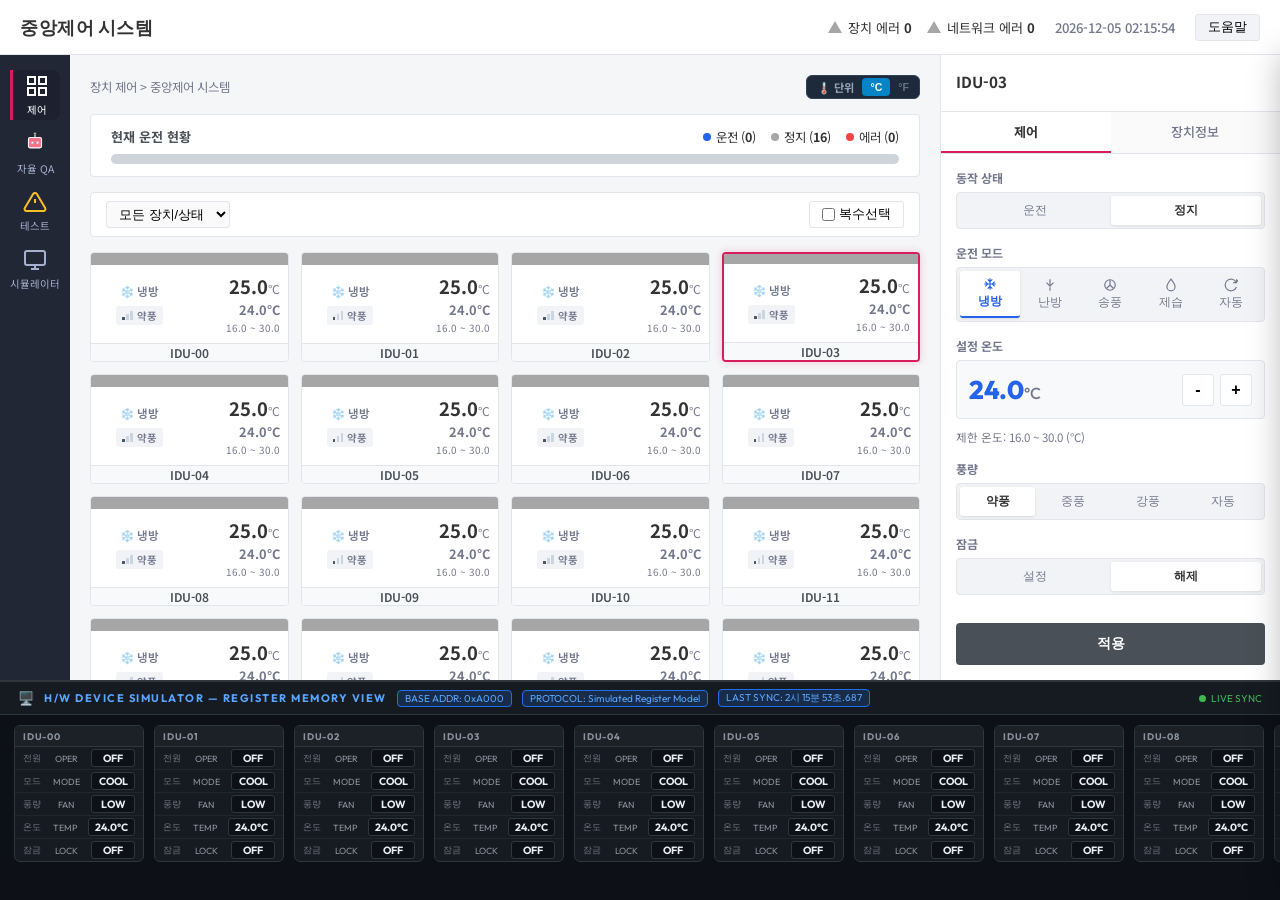
<file: product_baseline/virtual-controller.html>
<!DOCTYPE html>
<html lang="ko">
<head>
  <meta charset="UTF-8">
  <meta name="viewport" content="width=device-width, initial-scale=1.0">
  <title>Virtual Central Control System (가상 중앙제어 시스템) — Central Control Simulator</title>
  <!-- Google Fonts: Inter, Outfit & Noto Sans KR -->
  <link rel="preconnect" href="https://fonts.googleapis.com">
  <link rel="preconnect" href="https://fonts.gstatic.com" crossorigin>
  <link href="https://fonts.googleapis.com/css2?family=Inter:wght@300;400;500;600;700&family=Outfit:wght@400;500;600;700;800&family=Noto+Sans+KR:wght@300;400;500;700;900&display=swap" rel="stylesheet">
  
  <style>
    :root {
      /* Virtual Central Control System (가상 중앙제어 시스템) — Color Palette & Theme */
      --bg-light: #f5f6f8;
      --sidebar-dark: #222736;
      --sidebar-dark-active: #1d212f;
      --text-dark: #333333;
      --text-muted: #74788d;
      --border-light: #e2e5ec;
      --white: #ffffff;
      
      /* LG Signature Accent Colors */
      --lg-magenta: #d91c5c;
      --lg-magenta-glow: rgba(217, 28, 92, 0.2);
      
      /* Status General Colors */
      --status-stop: #a6a6a6;     /* Gray for Stop */
      --status-error: #ef4444;    /* Red for Error */
      --status-offline: #9ca3af;  /* Light gray for offline */

      /* Mode specific theme colors (Rule 1) */
      --color-cool: #2563eb;      /* Blue */
      --color-heat: #ea580c;      /* Orange */
      --color-fan: #16a34a;       /* Green */
      --color-dry: #1e3a8a;       /* Navy */
      --color-auto: #7c3aed;      /* Purple */
    }

    * {
      box-sizing: border-box;
      margin: 0;
      padding: 0;
    }

    body {
      background-color: var(--bg-light);
      color: var(--text-dark);
      font-family: 'Noto Sans KR', 'Inter', sans-serif;
      height: 100vh;
      width: 100vw;
      overflow: hidden;
      display: grid;
      grid-template-columns: 70px 280px 1fr 340px;
      grid-template-rows: 55px 1fr auto;  /* Row 3: Register Simulator View */
      transition: grid-template-columns 0.3s cubic-bezier(0.4, 0, 0.2, 1);
    }

    body.sidebar-collapsed {
      grid-template-columns: 70px 0px 1fr 340px;
    }

    /* Scrollbar */
    ::-webkit-scrollbar {
      width: 6px;
      height: 6px;
    }
    ::-webkit-scrollbar-track {
      background: #f1f1f1;
    }
    ::-webkit-scrollbar-thumb {
      background: #c1c1c1;
      border-radius: 3px;
    }
    ::-webkit-scrollbar-thumb:hover {
      background: #a8a8a8;
    }

    /* ================================================================ */
    /* Register Simulator View (가상 장치 상태)                           */
    /* ================================================================ */
    #hardware-simulator-zone {
      height: 220px;
      grid-column: 1 / 5;
      grid-row: 3;
      background: #0d1117;
      border-top: 2px solid #30363d;
      display: flex;
      flex-direction: column;
      overflow: hidden;
      font-family: 'Outfit', 'Courier New', monospace;
    }

    .hw-zone-header {
      display: flex;
      align-items: center;
      gap: 10px;
      padding: 7px 18px;
      background: #161b22;
      border-bottom: 1px solid #30363d;
      flex-shrink: 0;
    }

    .hw-zone-header-title {
      font-size: 11px;
      font-weight: 700;
      color: #58a6ff;
      letter-spacing: 1.5px;
      text-transform: uppercase;
    }

    .hw-zone-header-badge {
      font-size: 10px;
      background: #1f6feb33;
      border: 1px solid #1f6feb;
      color: #58a6ff;
      border-radius: 4px;
      padding: 1px 7px;
    }

    .hw-zone-header-sync {
      margin-left: auto;
      font-size: 10px;
      color: #3fb950;
      display: flex;
      align-items: center;
      gap: 5px;
    }

    .hw-sync-dot {
      width: 7px;
      height: 7px;
      border-radius: 50%;
      background: #3fb950;
      animation: hw-blink 1.4s ease-in-out infinite;
    }

    @keyframes hw-blink {
      0%, 100% { opacity: 1; }
      50% { opacity: 0.2; }
    }

    .hw-register-scroll {
      flex: 1;
      overflow-x: auto;
      overflow-y: hidden;
      display: flex;
      align-items: flex-start;
      gap: 0;
      padding: 10px 14px;
    }

    /* One device register block */
    .hw-device-block {
      flex-shrink: 0;
      min-width: 130px;
      margin-right: 10px;
      background: #161b22;
      border: 1px solid #30363d;
      border-radius: 6px;
      overflow: hidden;
      transition: border-color 0.3s;
    }

    .hw-device-block.hw-updated {
      border-color: #3fb950;
      box-shadow: 0 0 8px rgba(63, 185, 80, 0.3);
    }

    .hw-device-block-header {
      background: #1c2128;
      padding: 4px 8px;
      font-size: 9.5px;
      font-weight: 700;
      color: #8b949e;
      letter-spacing: 0.8px;
      border-bottom: 1px solid #30363d;
      white-space: nowrap;
      overflow: hidden;
      text-overflow: ellipsis;
    }

    .hw-reg-row {
      display: flex;
      align-items: center;
      justify-content: space-between;
      padding: 2px 8px;
      border-bottom: 1px solid #21262d;
      gap: 6px;
    }

    .hw-reg-row:last-child { border-bottom: none; }

    .hw-reg-addr {
      font-size: 9px;
      color: #6e7681;
      font-family: 'Courier New', monospace;
      white-space: nowrap;
    }

    .hw-reg-label {
      font-size: 9px;
      color: #8b949e;
      flex: 1;
      text-align: center;
    }

    .hw-reg-val {
      font-size: 10.5px;
      font-weight: 700;
      font-family: 'Outfit', 'Courier New', monospace;
      color: #e6edf3;
      background: #0d1117;
      border: 1px solid #30363d;
      border-radius: 3px;
      padding: 1px 6px;
      min-width: 44px;
      text-align: center;
      transition: background 0.25s, color 0.25s;
    }

    .hw-reg-val.hw-val-changed {
      background: #1a3b1a;
      color: #3fb950;
      border-color: #3fb950;
    }

    .hw-reg-val.hw-val-error {
      background: #3b1a1a;
      color: #f85149;
      border-color: #f85149;
    }

    .hw-reg-val.hw-val-locked {
      background: #2b2000;
      color: #e3b341;
      border-color: #e3b341;
    }


    /* ---------------------------------------------------------------- */
    /* Layout Explicit Positioning Grid */
    /* ---------------------------------------------------------------- */
    header {
      grid-row: 1;
      grid-column: 1 / 5;
      background-color: var(--white);
      border-bottom: 1px solid var(--border-light);
      display: flex;
      justify-content: space-between;
      align-items: center;
      padding: 0 20px;
      z-index: 100;
    }

    .icon-sidebar {
      grid-row: 2;
      grid-column: 1;
      background-color: var(--sidebar-dark);
      display: flex;
      flex-direction: column;
      align-items: center;
      padding-top: 15px;
      gap: 8px;
    }

    .qa-tower-panel {
      grid-row: 2;
      grid-column: 2;
      background: linear-gradient(180deg, #090e1a 0%, #151d30 100%);
      border-right: 1px solid rgba(255, 255, 255, 0.08);
      padding: 20px 15px 15px 15px;
      display: flex;
      flex-direction: column;
      gap: 15px;
      color: #ffffff;
      box-shadow: inset -5px 0 15px rgba(0, 0, 0, 0.3);
      overflow-y: auto;
      transition: all 0.3s cubic-bezier(0.4, 0, 0.2, 1);
      width: 280px;
      box-sizing: border-box;
    }

    .qa-tower-panel.collapsed {
      width: 0;
      padding: 20px 0;
      opacity: 0;
      pointer-events: none;
      border-right: none;
      overflow: hidden;
    }

    .dashboard-main {
      grid-row: 2;
      grid-column: 3;
      padding: 20px;
      overflow-y: auto;
      display: flex;
      flex-direction: column;
      gap: 15px;
      position: relative;
    }

    .detail-panel {
      grid-row: 2;
      grid-column: 4;
      background-color: var(--white);
      border-left: 1px solid var(--border-light);
      display: flex;
      flex-direction: column;
      overflow-y: auto;
    }

    /* ---------------------------------------------------------------- */
    /* Header Area */
    /* ---------------------------------------------------------------- */
    .header-left {
      display: flex;
      align-items: center;
      gap: 15px;
    }

    .header-logo {
      font-family: 'Outfit', sans-serif;
      font-weight: 800;
      color: var(--text-dark);
      font-size: 1.15rem;
      letter-spacing: 0.5px;
    }

    .header-logo span {
      color: var(--lg-magenta);
    }

    .header-right {
      display: flex;
      align-items: center;
      gap: 20px;
      font-size: 0.82rem;
      color: var(--text-dark);
    }

    .system-status-indicator {
      display: flex;
      align-items: center;
      gap: 15px;
    }

    .status-item {
      display: flex;
      align-items: center;
      gap: 6px;
      cursor: pointer;
    }

    .status-icon-triangle {
      width: 0;
      height: 0;
      border-left: 7px solid transparent;
      border-right: 7px solid transparent;
      border-bottom: 12px solid var(--status-stop);
      transition: all 0.3s ease;
    }

    .status-icon-triangle.error {
      border-bottom-color: var(--status-error);
      animation: blink 1s infinite alternate;
    }

    .status-icon-triangle.warning {
      border-bottom-color: var(--status-warning);
    }

    .header-time {
      font-weight: 500;
      color: var(--text-muted);
    }

    .btn-help {
      background: #f1f3f7;
      border: 1px solid var(--border-light);
      padding: 4px 12px;
      border-radius: 3px;
      cursor: pointer;
      font-size: 0.8rem;
    }

    /* ---------------------------------------------------------------- */
    /* Left Icon Sidebar */
    /* ---------------------------------------------------------------- */
    .sidebar-icon-btn {
      width: 50px;
      height: 50px;
      display: flex;
      flex-direction: column;
      justify-content: center;
      align-items: center;
      color: #a6b0cf;
      cursor: pointer;
      border-radius: 8px;
      transition: all 0.2s ease;
    }

    .sidebar-icon-btn:hover, .sidebar-icon-btn.active {
      color: var(--white);
      background-color: var(--sidebar-dark-active);
    }

    .sidebar-icon-btn.active {
      border-left: 3px solid var(--lg-magenta);
      border-radius: 0 8px 8px 0;
    }

    .sidebar-icon-btn svg {
      width: 20px;
      height: 20px;
      margin-bottom: 3px;
    }

    .sidebar-icon-btn span {
      font-size: 0.65rem;
    }

    /* ---------------------------------------------------------------- */
    /* Group Select Tree Panel */
    /* ---------------------------------------------------------------- */
    .tree-header-btn {
      width: 100%;
      background: #495057;
      color: var(--white);
      border: none;
      padding: 8px;
      border-radius: 3px;
      font-size: 0.82rem;
      cursor: pointer;
      font-weight: 500;
    }

    .tree-tabs {
      display: grid;
      grid-template-columns: 1fr 1fr;
      border-bottom: 1px solid var(--border-light);
    }

    .tree-tab {
      text-align: center;
      padding: 6px 0;
      font-size: 0.8rem;
      cursor: pointer;
      color: var(--text-muted);
      border-bottom: 2px solid transparent;
    }

    .tree-tab.active {
      color: var(--text-dark);
      font-weight: bold;
      border-bottom-color: #495057;
    }

    .tree-list {
      flex: 1;
      overflow-y: auto;
      font-size: 0.8rem;
    }

    .tree-item {
      display: flex;
      align-items: center;
      padding: 6px 4px;
      cursor: pointer;
      border-radius: 3px;
      color: #495057;
    }

    .tree-item:hover {
      background-color: rgba(0, 0, 0, 0.03);
    }

    .tree-item.selected {
      background-color: #e8ebf3;
      font-weight: bold;
      color: var(--text-dark);
    }

    .tree-icon {
      margin-right: 6px;
      display: flex;
      align-items: center;
    }

    /* ---------------------------------------------------------------- */
    /* Central Main Dashboard Work Area (장치 카드 배치 GRID) */
    /* ---------------------------------------------------------------- */
    .breadcrumb-row {
      font-size: 0.78rem;
      color: var(--text-muted);
    }

    /* Operation status progress bar */
    .status-overview-panel {
      background-color: var(--white);
      border: 1px solid var(--border-light);
      border-radius: 4px;
      padding: 12px 20px;
    }

    .overview-header {
      display: flex;
      justify-content: space-between;
      align-items: center;
      margin-bottom: 8px;
      font-size: 0.82rem;
    }

    .overview-header .label {
      font-weight: bold;
      color: #495057;
    }

    .overview-legends {
      display: flex;
      gap: 15px;
      font-size: 0.78rem;
    }

    .legend-item {
      display: flex;
      align-items: center;
      gap: 5px;
    }

    .legend-dot {
      width: 8px;
      height: 8px;
      border-radius: 50%;
    }

    .legend-dot.run { background-color: var(--color-cool); }
    .legend-dot.stop { background-color: var(--status-stop); }
    .legend-dot.error { background-color: var(--status-error); }

    .progress-bar-container {
      width: 100%;
      height: 10px;
      background-color: #e9ecef;
      border-radius: 5px;
      overflow: hidden;
      display: flex;
    }

    .progress-bar-segment {
      height: 100%;
      transition: width 0.4s ease;
    }

    .progress-bar-segment.run { background-color: var(--color-cool); }
    .progress-bar-segment.stop { background-color: #ced4da; }
    .progress-bar-segment.error { background-color: var(--status-error); }

    /* Filter Tools Toolbar */
    .filter-toolbar {
      display: flex;
      justify-content: space-between;
      align-items: center;
      background-color: var(--white);
      border: 1px solid var(--border-light);
      border-radius: 4px;
      padding: 8px 15px;
    }

    .filter-left {
      display: flex;
      gap: 10px;
    }

    .filter-select {
      padding: 4px 8px;
      font-size: 0.8rem;
      border: 1px solid var(--border-light);
      border-radius: 3px;
      background: #fafafa;
      outline: none;
    }

    .btn-multi-select {
      background-color: var(--white);
      border: 1px solid var(--border-light);
      padding: 4px 12px;
      border-radius: 3px;
      font-size: 0.8rem;
      cursor: pointer;
      display: flex;
      align-items: center;
      gap: 4px;
    }

    .btn-multi-select:hover {
      background-color: #f8f9fa;
    }

    .btn-multi-select.active {
      background-color: var(--lg-magenta);
      color: var(--white);
      border-color: var(--lg-magenta);
    }

    /* Device Card Grid */
    .device-grid {
      display: grid;
      grid-template-columns: repeat(auto-fill, minmax(185px, 1fr));
      gap: 12px;
      position: relative;
    }

    /* 가상 관제 시스템 Specific 장치 카드 Style */
    .ac-device-card {
      background-color: var(--white);
      border: 1px solid var(--border-light);
      border-radius: 4px;
      display: flex;
      flex-direction: column;
      position: relative;
      cursor: pointer;
      transition: all 0.2s ease;
      user-select: none;
      overflow: hidden;
      height: 110px;
    }

    .ac-device-card:hover {
      box-shadow: 0 4px 10px rgba(0,0,0,0.06);
    }

    .ac-device-card.selected {
      border: 2px solid var(--lg-magenta);
      box-shadow: 0 0 10px var(--lg-magenta-glow);
    }

    /* Header top bar on card (Rule 1: Mode Colors) */
    .card-top-bar {
      height: 22px;
      background-color: var(--status-stop);
      color: white;
      display: flex;
      align-items: center;
      padding: 0 8px;
      font-size: 0.65rem;
      justify-content: space-between;
      transition: background-color 0.2s ease;
    }

    /* Top bar color mapping on running state (Rule 1) */
    .ac-device-card.state-run.mode-cool .card-top-bar { background-color: var(--color-cool); }
    .ac-device-card.state-run.mode-heat .card-top-bar { background-color: var(--color-heat); }
    .ac-device-card.state-run.mode-fan .card-top-bar { background-color: var(--color-fan); }
    .ac-device-card.state-run.mode-dry .card-top-bar { background-color: var(--color-dry); }
    .ac-device-card.state-run.mode-auto .card-top-bar { background-color: var(--color-auto); }

    .ac-device-card.state-stop .card-top-bar { background-color: var(--status-stop); }
    .ac-device-card.state-error .card-top-bar { background-color: var(--status-error); }
    .ac-device-card.state-offline .card-top-bar { background-color: var(--status-offline); }

    /* Split body layout */
    .card-body-split {
      display: flex;
      padding: 8px;
      flex: 1;
      justify-content: space-between;
      align-items: center;
    }

    /* Left Side: Icon & Mode Text */
    .card-body-left {
      display: flex;
      flex-direction: column;
      align-items: center;
      gap: 4px;
      width: 45%;
    }

    .fan-icon-container {
      width: 28px;
      height: 28px;
      background: #f1f3f7;
      border-radius: 50%;
      display: flex;
      align-items: center;
      justify-content: center;
      position: relative;
    }

    .fan-icon-wings {
      width: 16px;
      height: 16px;
      background-image: url('data:image/svg+xml;utf8,<svg xmlns="http://www.w3.org/2000/svg" viewBox="0 0 24 24" fill="%2374788d"><path d="M12 2a1 1 0 0 1 .993.883L13 3v2.036c1.168.077 2.21.657 2.912 1.547l1.455-1.455a1 1 0 0 1 1.32-.083l.094.083l1.414 1.414a1 1 0 0 1 .083 1.32l-.083.094l-1.455 1.455c.89.702 1.47 1.744 1.547 2.912H21a1 1 0 0 1 .993.883L22 13v2a1 1 0 0 1-.883.993L21 16h-2.036c-.077 1.168-.657 2.21-1.547 2.912l1.455 1.455a1 1 0 0 1 .083 1.32l-.083.094l-1.414 1.414a1 1 0 0 1-1.32.083l-.094-.083l-1.455-1.455c-.702.89-1.744 1.47-2.912 1.547V21a1 1 0 0 1-.883.993L12 22h-2a1 1 0 0 1-.993-.883L9 21v-2.036c-1.168-.077-2.21-.657-2.912-1.547L4.633 18.87a1 1 0 0 1-1.32.083l-.094-.083L1.805 17.45a1 1 0 0 1-.083-1.32l.083-.094l1.455-1.455C2.37 13.88 1.79 12.837 1.713 11.67H1a1 1 0 0 1-.993-.883L0 10v-2a1 1 0 0 1 .883-.993L1 7h2.036c.077-1.168.657-2.21 1.547-2.912L3.128 2.633a1 1 0 0 1-.083-1.32l.083-.094L4.542.205a1 1 0 0 1 1.32-.083l.094.083 1.455 1.455C8.113.77 9.155.19 10.323.113V1a1 1 0 0 1 .883-.993L11 0z"/></svg>');
      background-size: contain;
      background-repeat: no-repeat;
      background-position: center;
      transition: transform 0.1s linear;
    }

    /* Colored icon wings on running states (animation removed) */
    .ac-device-card.state-run.mode-cool .fan-icon-wings { background-image: url('data:image/svg+xml;utf8,<svg xmlns="http://www.w3.org/2000/svg" viewBox="0 0 24 24" fill="%232563eb"><path d="M12 2a1 1 0 0 1 .993.883L13 3v2.036c1.168.077 2.21.657 2.912 1.547l1.455-1.455a1 1 0 0 1 1.32-.083l.094.083l1.414 1.414a1 1 0 0 1 .083 1.32l-.083.094l-1.455 1.455c.89.702 1.47 1.744 1.547 2.912H21a1 1 0 0 1 .993.883L22 13v2a1 1 0 0 1-.883.993L21 16h-2.036c-.077 1.168-.657 2.21-1.547 2.912l1.455 1.455a1 1 0 0 1 .083 1.32l-.083.094l-1.414 1.414a1 1 0 0 1-1.32.083l-.094-.083l-1.455-1.455c-.702.89-1.744 1.47-2.912 1.547V21a1 1 0 0 1-.883.993L12 22h-2a1 1 0 0 1-.993-.883L9 21v-2.036c-1.168-.077-2.21-.657-2.912-1.547L4.633 18.87a1 1 0 0 1-1.32.083l-.094-.083L1.805 17.45a1 1 0 0 1-.083-1.32l.083-.094l1.455-1.455C2.37 13.88 1.79 12.837 1.713 11.67H1a1 1 0 0 1-.993-.883L0 10v-2a1 1 0 0 1 .883-.993L1 7h2.036c.077-1.168.657-2.21 1.547-2.912L3.128 2.633a1 1 0 0 1-.083-1.32l.083-.094L4.542.205a1 1 0 0 1 1.32-.083l.094.083 1.455 1.455C8.113.77 9.155.19 10.323.113V1a1 1 0 0 1 .883-.993L11 0z"/></svg>'); }
    .ac-device-card.state-run.mode-heat .fan-icon-wings { background-image: url('data:image/svg+xml;utf8,<svg xmlns="http://www.w3.org/2000/svg" viewBox="0 0 24 24" fill="%23ea580c"><path d="M12 2a1 1 0 0 1 .993.883L13 3v2.036c1.168.077 2.21.657 2.912 1.547l1.455-1.455a1 1 0 0 1 1.32-.083l.094.083l1.414 1.414a1 1 0 0 1 .083 1.32l-.083.094l-1.455 1.455c.89.702 1.47 1.744 1.547 2.912H21a1 1 0 0 1 .993.883L22 13v2a1 1 0 0 1-.883.993L21 16h-2.036c-.077 1.168-.657 2.21-1.547 2.912l1.455 1.455a1 1 0 0 1 .083 1.32l-.083.094l-1.414 1.414a1 1 0 0 1-1.32.083l-.094-.083l-1.455-1.455c-.702.89-1.744 1.47-2.912 1.547V21a1 1 0 0 1-.883.993L12 22h-2a1 1 0 0 1-.993-.883L9 21v-2.036c-1.168-.077-2.21-.657-2.912-1.547L4.633 18.87a1 1 0 0 1-1.32.083l-.094-.083L1.805 17.45a1 1 0 0 1-.083-1.32l.083-.094l1.455-1.455C2.37 13.88 1.79 12.837 1.713 11.67H1a1 1 0 0 1-.993-.883L0 10v-2a1 1 0 0 1 .883-.993L1 7h2.036c.077-1.168.657-2.21 1.547-2.912L3.128 2.633a1 1 0 0 1-.083-1.32l.083-.094L4.542.205a1 1 0 0 1 1.32-.083l.094.083 1.455 1.455C8.113.77 9.155.19 10.323.113V1a1 1 0 0 1 .883-.993L11 0z"/></svg>'); }
    .ac-device-card.state-run.mode-fan .fan-icon-wings { background-image: url('data:image/svg+xml;utf8,<svg xmlns="http://www.w3.org/2000/svg" viewBox="0 0 24 24" fill="%2316a34a"><path d="M12 2a1 1 0 0 1 .993.883L13 3v2.036c1.168.077 2.21.657 2.912 1.547l1.455-1.455a1 1 0 0 1 1.32-.083l.094.083l1.414 1.414a1 1 0 0 1 .083 1.32l-.083.094l-1.455 1.455c.89.702 1.47 1.744 1.547 2.912H21a1 1 0 0 1 .993.883L22 13v2a1 1 0 0 1-.883.993L21 16h-2.036c-.077 1.168-.657 2.21-1.547 2.912l1.455 1.455a1 1 0 0 1 .083 1.32l-.083.094l-1.414 1.414a1 1 0 0 1-1.32.083l-.094-.083l-1.455-1.455c-.702.89-1.744 1.47-2.912 1.547V21a1 1 0 0 1-.883.993L12 22h-2a1 1 0 0 1-.993-.883L9 21v-2.036c-1.168-.077-2.21-.657-2.912-1.547L4.633 18.87a1 1 0 0 1-1.32.083l-.094-.083L1.805 17.45a1 1 0 0 1-.083-1.32l.083-.094l1.455-1.455C2.37 13.88 1.79 12.837 1.713 11.67H1a1 1 0 0 1-.993-.883L0 10v-2a1 1 0 0 1 .883-.993L1 7h2.036c.077-1.168.657-2.21 1.547-2.912L3.128 2.633a1 1 0 0 1-.083-1.32l.083-.094L4.542.205a1 1 0 0 1 1.32-.083l.094.083 1.455 1.455C8.113.77 9.155.19 10.323.113V1a1 1 0 0 1 .883-.993L11 0z"/></svg>'); }
    .ac-device-card.state-run.mode-dry .fan-icon-wings { background-image: url('data:image/svg+xml;utf8,<svg xmlns="http://www.w3.org/2000/svg" viewBox="0 0 24 24" fill="%231e3a8a"><path d="M12 2a1 1 0 0 1 .993.883L13 3v2.036c1.168.077 2.21.657 2.912 1.547l1.455-1.455a1 1 0 0 1 1.32-.083l.094.083l1.414 1.414a1 1 0 0 1 .083 1.32l-.083.094l-1.455 1.455c.89.702 1.47 1.744 1.547 2.912H21a1 1 0 0 1 .993.883L22 13v2a1 1 0 0 1-.883.993L21 16h-2.036c-.077 1.168-.657 2.21-1.547 2.912l1.455 1.455a1 1 0 0 1 .083 1.32l-.083.094l-1.414 1.414a1 1 0 0 1-1.32.083l-.094-.083l-1.455-1.455c-.702.89-1.744 1.47-2.912 1.547V21a1 1 0 0 1-.883.993L12 22h-2a1 1 0 0 1-.993-.883L9 21v-2.036c-1.168-.077-2.21-.657-2.912-1.547L4.633 18.87a1 1 0 0 1-1.32.083l-.094-.083L1.805 17.45a1 1 0 0 1-.083-1.32l.083-.094l1.455-1.455C2.37 13.88 1.79 12.837 1.713 11.67H1a1 1 0 0 1-.993-.883L0 10v-2a1 1 0 0 1 .883-.993L1 7h2.036c.077-1.168.657-2.21 1.547-2.912L3.128 2.633a1 1 0 0 1-.083-1.32l.083-.094L4.542.205a1 1 0 0 1 1.32-.083l.094.083 1.455 1.455C8.113.77 9.155.19 10.323.113V1a1 1 0 0 1 .883-.993L11 0z"/></svg>'); }
    .ac-device-card.state-run.mode-auto .fan-icon-wings { background-image: url('data:image/svg+xml;utf8,<svg xmlns="http://www.w3.org/2000/svg" viewBox="0 0 24 24" fill="%237c3aed"><path d="M12 2a1 1 0 0 1 .993.883L13 3v2.036c1.168.077 2.21.657 2.912 1.547l1.455-1.455a1 1 0 0 1 1.32-.083l.094.083l1.414 1.414a1 1 0 0 1 .083 1.32l-.083.094l-1.455 1.455c.89.702 1.47 1.744 1.547 2.912H21a1 1 0 0 1 .993.883L22 13v2a1 1 0 0 1-.883.993L21 16h-2.036c-.077 1.168-.657 2.21-1.547 2.912l1.455 1.455a1 1 0 0 1 .083 1.32l-.083.094l-1.414 1.414a1 1 0 0 1-1.32.083l-.094-.083l-1.455-1.455c-.702.89-1.744 1.47-2.912 1.547V21a1 1 0 0 1-.883.993L12 22h-2a1 1 0 0 1-.993-.883L9 21v-2.036c-1.168-.077-2.21-.657-2.912-1.547L4.633 18.87a1 1 0 0 1-1.32.083l-.094-.083L1.805 17.45a1 1 0 0 1-.083-1.32l.083-.094l1.455-1.455C2.37 13.88 1.79 12.837 1.713 11.67H1a1 1 0 0 1-.993-.883L0 10v-2a1 1 0 0 1 .883-.993L1 7h2.036c.077-1.168.657-2.21 1.547-2.912L3.128 2.633a1 1 0 0 1-.083-1.32l.083-.094L4.542.205a1 1 0 0 1 1.32-.083l.094.083 1.455 1.455C8.113.77 9.155.19 10.323.113V1a1 1 0 0 1 .883-.993L11 0z"/></svg>'); }

    @keyframes spin {
      from { transform: rotate(0deg); }
      to { transform: rotate(360deg); }
    }

    .card-mode-text {
      font-size: 0.72rem;
      font-weight: 600;
      color: var(--text-muted);
      transition: color 0.2s ease;
    }

    /* Fan Speed Indicator in Card (Rule 1 & 2 related) */
    .fan-speed-indicator {
      display: flex;
      align-items: center;
      gap: 4px;
      font-size: 0.65rem;
      color: var(--text-muted);
      margin-top: 3px;
      background: #f1f3f7;
      padding: 2px 6px;
      border-radius: 3px;
      font-weight: 600;
    }
    
    .speed-bars-mini {
      display: inline-flex;
      gap: 1.5px;
      align-items: flex-end;
      height: 9px;
    }
    
    .speed-bar-dot {
      width: 2.5px;
      background-color: #cbd5e1;
      border-radius: 0.5px;
    }
    
    .speed-bar-dot:nth-child(1) { height: 3px; }
    .speed-bar-dot:nth-child(2) { height: 6px; }
    .speed-bar-dot:nth-child(3) { height: 9px; }
    
    /* Highlight speed bars based on level */
    .speed-low .speed-bar-dot:nth-child(1) { background-color: #475569; }
    .speed-med .speed-bar-dot:nth-child(1), .speed-med .speed-bar-dot:nth-child(2) { background-color: #475569; }
    .speed-high .speed-bar-dot:nth-child(1), .speed-high .speed-bar-dot:nth-child(2), .speed-high .speed-bar-dot:nth-child(3) { background-color: #475569; }
    
    .speed-auto-icon {
      width: 9px;
      height: 9px;
      border-radius: 50%;
      border: 1px solid #475569;
      display: flex;
      align-items: center;
      justify-content: center;
      font-size: 0.5rem;
      font-weight: 800;
      color: #475569;
      line-height: 1;
    }
    
    /* Mode Text Theme color mapping (Rule 1) */
    .ac-device-card.state-run.mode-cool .card-mode-text { color: var(--color-cool); }
    .ac-device-card.state-run.mode-heat .card-mode-text { color: var(--color-heat); }
    .ac-device-card.state-run.mode-fan .card-mode-text { color: var(--color-fan); }
    .ac-device-card.state-run.mode-dry .card-mode-text { color: var(--color-dry); }
    .ac-device-card.state-run.mode-auto .card-mode-text { color: var(--color-auto); }

    /* Right Side: Temperature and settings */
    .card-body-right {
      display: flex;
      flex-direction: column;
      align-items: flex-end;
      width: 55%;
      gap: 1px;
    }

    .card-cur-temp {
      font-size: 1.15rem;
      font-weight: 700;
      color: #333333;
    }
    
    .card-cur-temp span {
      font-size: 0.75rem;
      color: var(--text-muted);
      font-weight: normal;
    }

    .card-set-temp {
      font-size: 0.8rem;
      font-weight: 700;
      color: var(--text-muted);
    }
    
    /* Set temperature color mapping (Rule 1) */
    .ac-device-card.state-run.mode-cool .card-set-temp { color: var(--color-cool); }
    .ac-device-card.state-run.mode-heat .card-set-temp { color: var(--color-heat); }
    .ac-device-card.state-run.mode-fan .card-set-temp { color: var(--color-fan); }
    .ac-device-card.state-run.mode-dry .card-set-temp { color: var(--color-dry); }
    .ac-device-card.state-run.mode-auto .card-set-temp { color: var(--color-auto); }

    .card-temp-range {
      font-size: 0.62rem;
      color: var(--text-muted);
    }

    .card-bottom-footer {
      height: 24px;
      background-color: #f8f9fa;
      border-top: 1px solid var(--border-light);
      display: flex;
      align-items: center;
      justify-content: center;
      font-size: 0.75rem;
      font-weight: 600;
      color: #495057;
    }

    /* Lock Indicator (Rule 3: 자물쇠 모양 🔒) */
    .card-lock-indicator {
      font-size: 0.75rem;
      display: none;
      line-height: 1;
    }

    .ac-device-card.locked .card-lock-indicator {
      display: inline-block;
    }

    .offline-overlay-shield {
      position: absolute;
      top: 0;
      left: 0;
      width: 100%;
      height: 100%;
      background: rgba(245, 246, 248, 0.75);
      backdrop-filter: blur(1.5px);
      z-index: 5;
      display: none;
      align-items: center;
      justify-content: center;
      font-weight: bold;
      font-size: 0.8rem;
      color: var(--text-muted);
    }

    .ac-device-card.state-offline .offline-overlay-shield {
      display: flex;
    }

    /* ---------------------------------------------------------------- */
    /* Right Side Detail 제어 패널 */
    /* ---------------------------------------------------------------- */
    .detail-header {
      padding: 15px;
      border-bottom: 1px solid var(--border-light);
    }

    .detail-title {
      font-size: 0.95rem;
      font-weight: bold;
      color: var(--text-dark);
      margin-bottom: 4px;
    }

    .detail-subtitle {
      font-size: 0.75rem;
      color: var(--text-muted);
    }

    .detail-tabs {
      display: grid;
      grid-template-columns: 1fr 1fr;
      border-bottom: 1px solid var(--border-light);
      background-color: #fafafa;
    }

    .detail-tab {
      text-align: center;
      padding: 10px 0;
      font-size: 0.82rem;
      cursor: pointer;
      color: var(--text-muted);
      border-bottom: 2px solid transparent;
      font-weight: 500;
    }

    .detail-tab.active {
      color: var(--text-dark);
      font-weight: bold;
      border-bottom-color: var(--lg-magenta);
      background-color: var(--white);
    }

    .detail-content {
      padding: 15px;
      display: flex;
      flex-direction: column;
      gap: 15px;
      flex: 1;
    }

    .control-group {
      display: flex;
      flex-direction: column;
      gap: 6px;
    }

    .control-title-small {
      font-size: 0.75rem;
      font-weight: bold;
      color: var(--text-muted);
      text-transform: uppercase;
    }

    /* Segmented Action Buttons */
    .btn-segments {
      display: grid;
      grid-template-columns: repeat(2, 1fr);
      background: #f1f3f7;
      padding: 3px;
      border-radius: 4px;
      border: 1px solid var(--border-light);
    }

    .btn-segments.cols-5 {
      grid-template-columns: repeat(5, 1fr);
    }

    .btn-segments.cols-4 {
      grid-template-columns: repeat(4, 1fr);
    }

    .segment-btn {
      background: none;
      border: none;
      padding: 6px 0;
      font-size: 0.78rem;
      font-weight: 500;
      cursor: pointer;
      color: var(--text-muted);
      border-radius: 3px;
      transition: all 0.15s ease;
      display: flex;
      flex-direction: column;
      align-items: center;
      justify-content: center;
      gap: 2px;
    }

    .segment-btn.active {
      background-color: var(--white);
      color: var(--text-dark);
      font-weight: bold;
      box-shadow: 0 1px 3px rgba(0,0,0,0.1);
    }

    .segment-btn svg {
      width: 14px;
      height: 14px;
    }

    /* Active mode coloring for 제어 패널 buttons (Rule 1) */
    #det-mode-cool.active { color: var(--color-cool); border-bottom: 2px solid var(--color-cool); }
    #det-mode-heat.active { color: var(--color-heat); border-bottom: 2px solid var(--color-heat); }
    #det-mode-fan.active { color: var(--color-fan); border-bottom: 2px solid var(--color-fan); }
    #det-mode-dry.active { color: var(--color-dry); border-bottom: 2px solid var(--color-dry); }
    #det-mode-auto.active { color: var(--color-auto); border-bottom: 2px solid var(--color-auto); }

    /* Temp Settings Controller (Rule 2) */
    .temp-adjuster-card {
      background: #f8f9fa;
      border: 1px solid var(--border-light);
      border-radius: 4px;
      padding: 12px;
      display: flex;
      justify-content: space-between;
      align-items: center;
      transition: opacity 0.2s ease;
    }

    .temp-adjuster-card.disabled {
      opacity: 0.5;
      background: #e9ecef;
      pointer-events: none;
    }

    .temp-adjuster-display {
      font-size: 1.6rem;
      font-weight: 800;
      color: var(--color-cool);
      font-family: 'Outfit', sans-serif;
    }
    
    .temp-adjuster-display.heating { color: var(--color-heat); }
    .temp-adjuster-display.fan { color: var(--color-fan); }
    .temp-adjuster-display.dry { color: var(--color-dry); }
    .temp-adjuster-display.auto { color: var(--color-auto); }

    .temp-adjuster-display span {
      font-size: 1rem;
      font-weight: 500;
      color: var(--text-muted);
    }

    .temp-adjuster-buttons {
      display: flex;
      gap: 6px;
    }

    .temp-adjust-btn {
      width: 32px;
      height: 32px;
      border: 1px solid var(--border-light);
      background: var(--white);
      border-radius: 3px;
      cursor: pointer;
      font-weight: bold;
      font-size: 1rem;
    }

    .temp-adjust-btn:hover {
      background-color: #f1f3f7;
    }

    .temp-adjust-btn:disabled {
      opacity: 0.5;
      cursor: not-allowed;
    }

    .temp-limits-display {
      font-size: 0.72rem;
      color: var(--text-muted);
      margin-top: 4px;
    }

    /* Lock Option */
    .lock-setting-row {
      display: flex;
      justify-content: space-between;
      align-items: center;
      background: #fff8f8;
      border: 1px dashed rgba(217, 28, 92, 0.3);
      padding: 8px 12px;
      border-radius: 4px;
    }

    .lock-setting-row .label {
      font-size: 0.78rem;
      font-weight: bold;
      color: var(--lg-magenta);
    }

    /* Apply button at the bottom of the control panel */
    .btn-apply-cmd {
      background-color: #495057;
      color: var(--white);
      border: none;
      padding: 12px;
      border-radius: 4px;
      font-weight: bold;
      font-size: 0.85rem;
      cursor: pointer;
      margin-top: auto;
      transition: background-color 0.2s ease;
    }

    .btn-apply-cmd:hover {
      background-color: #343a40;
    }

    .btn-apply-cmd:active {
      transform: scale(0.99);
    }

    /* ---------------------------------------------------------------- */
    /* Floating QA Simulator Drawer Panel */
    /* ---------------------------------------------------------------- */
    .qa-toggle-trigger {
      position: fixed;
      bottom: 20px;
      right: 360px;
      background: #1e293b;
      color: #fbbf24;
      border: 1px solid #334155;
      padding: 10px 18px;
      border-radius: 30px;
      cursor: pointer;
      font-size: 0.8rem;
      font-weight: bold;
      display: flex;
      align-items: center;
      gap: 6px;
      box-shadow: 0 10px 25px rgba(0,0,0,0.3);
      z-index: 1000;
      transition: all 0.2s ease;
    }

    .qa-toggle-trigger:hover {
      transform: translateY(-2px);
      background: #0f172a;
    }

    .qa-drawer {
      position: fixed;
      top: 55px;
      right: -360px;
      width: 350px;
      height: calc(100vh - 55px);
      background: #111827;
      color: #f3f4f6;
      border-left: 1px solid #1f2937;
      box-shadow: -10px 0 30px rgba(0,0,0,0.25);
      z-index: 999;
      transition: right 0.3s cubic-bezier(0.4, 0, 0.2, 1);
      display: flex;
      flex-direction: column;
    }

    .qa-drawer.open {
      right: 0;
    }

    .qa-drawer-header {
      padding: 15px;
      background: #1f2937;
      border-bottom: 1px solid #374151;
      display: flex;
      justify-content: space-between;
      align-items: center;
    }

    .qa-drawer-title {
      font-size: 0.9rem;
      font-weight: bold;
      color: #fbbf24;
      display: flex;
      align-items: center;
      gap: 8px;
    }

    .qa-drawer-close {
      background: none;
      border: none;
      color: #9ca3af;
      cursor: pointer;
      font-size: 1.1rem;
    }

    .qa-drawer-content {
      padding: 15px;
      display: flex;
      flex-direction: column;
      gap: 15px;
      overflow-y: auto;
      flex: 1;
    }

    .qa-section {
      background: #1f2937;
      border: 1px solid #374151;
      border-radius: 4px;
      padding: 12px;
      display: flex;
      flex-direction: column;
      gap: 10px;
    }

    .qa-section-title {
      font-size: 0.78rem;
      font-weight: bold;
      color: #9ca3af;
      text-transform: uppercase;
      letter-spacing: 0.5px;
      border-bottom: 1px solid #374151;
      padding-bottom: 6px;
    }

    .qa-btn {
      background: #374151;
      border: 1px solid #4b5563;
      color: #f3f4f6;
      padding: 6px 12px;
      font-size: 0.78rem;
      border-radius: 3px;
      cursor: pointer;
      transition: all 0.2s ease;
    }

    .qa-btn:hover {
      background: #4b5563;
    }

    .qa-btn.danger {
      background: rgba(239, 68, 68, 0.2);
      border-color: rgba(239, 68, 68, 0.4);
      color: #fca5a5;
    }

    .qa-btn.danger:hover {
      background: rgba(239, 68, 68, 0.35);
    }

    .qa-btn.success {
      background: rgba(34, 197, 94, 0.2);
      border-color: rgba(34, 197, 94, 0.4);
      color: #a7f3d0;
    }

    .qa-btn.success:hover {
      background: rgba(34, 197, 94, 0.35);
    }

    .qa-flex-row {
      display: flex;
      gap: 8px;
    }

    .qa-flex-row .qa-btn {
      flex: 1;
    }

    /* Live Alarm & Event Log Panel inside QA Panel */
    .qa-log-panel {
      flex: 1;
      display: flex;
      flex-direction: column;
      border: 1px solid #374151;
      border-radius: 4px;
      overflow: hidden;
      background: #0b0f19;
    }

    .qa-log-header {
      background: #1f2937;
      padding: 6px 10px;
      font-size: 0.75rem;
      font-weight: bold;
      color: #f3f4f6;
      border-bottom: 1px solid #374151;
      display: flex;
      justify-content: space-between;
    }

    .qa-log-list {
      padding: 8px;
      overflow-y: auto;
      display: flex;
      flex-direction: column;
      gap: 8px;
      flex: 1;
      font-family: 'Courier New', monospace;
      font-size: 0.7rem;
    }

    .qa-log-item {
      border-bottom: 1px solid #1f2937;
      padding-bottom: 6px;
      line-height: 1.3;
    }

    .qa-log-meta {
      display: flex;
      justify-content: space-between;
      color: #6b7280;
      margin-bottom: 2px;
    }

    .qa-log-src-sys { color: #60a5fa; }
    .qa-log-src-loc { color: #f472b6; }
    .qa-log-src-gtw { color: #fbbf24; }

    .qa-log-text {
      color: #d1d5db;
    }

    .qa-log-item.log-level-error .qa-log-text { color: #ef4444; }
    .qa-log-item.log-level-warn .qa-log-text { color: #f59e0b; }

    /* Toast elements */
    .toast-box {
      position: fixed;
      top: 70px;
      left: 50%;
      transform: translateX(-50%) translateY(-20px);
      background-color: rgba(239, 68, 68, 0.95);
      border: 1px solid #ef4444;
      color: white;
      padding: 10px 25px;
      border-radius: 4px;
      font-size: 0.8rem;
      font-weight: bold;
      box-shadow: 0 10px 20px rgba(0,0,0,0.15);
      z-index: 1100;
      opacity: 0;
      pointer-events: none;
      transition: all 0.3s cubic-bezier(0.175, 0.885, 0.32, 1.275);
    }

    .toast-box.show {
      opacity: 1;
      transform: translateX(-50%) translateY(0);
    }

    .toast-box.toast-warn {
      background-color: rgba(245, 158, 11, 0.95);
      border-color: #f59e0b;
    }

    /* Animation utility */
    @keyframes blink {
      from { opacity: 1; }
      to { opacity: 0.4; }
    }

    /* AI Agent Control Tower Styles */
    .tower-header {
      margin-bottom: 10px;
      border-bottom: 1px solid rgba(255, 255, 255, 0.07);
      padding-bottom: 9px;
    }

    .tower-title {
      font-family: 'Outfit', sans-serif;
      font-size: 0.8rem;
      font-weight: 800;
      color: #fbbf24;
      display: flex;
      align-items: center;
      gap: 7px;
      letter-spacing: 0.8px;
      text-transform: uppercase;
    }

    .tower-title-led {
      width: 7px;
      height: 7px;
      border-radius: 50%;
      background: #34d399;
      box-shadow: 0 0 6px #34d399;
      animation: ledPulse 2s infinite;
      flex-shrink: 0;
    }

    @keyframes ledPulse {
      0%, 100% { opacity: 1; box-shadow: 0 0 6px #34d399; }
      50%       { opacity: 0.5; box-shadow: 0 0 2px #34d399; }
    }

    .tower-subtitle {
      font-size: 0.62rem;
      color: #64748b;
      margin-top: 3px;
      letter-spacing: 0.3px;
    }

    .tower-badge {
      display: inline-flex;
      align-items: center;
      gap: 4px;
      background: rgba(217, 28, 92, 0.12);
      border: 1px solid rgba(217, 28, 92, 0.3);
      border-radius: 4px;
      padding: 2px 6px;
      font-size: 0.6rem;
      color: #fb7185;
      font-weight: 700;
      margin-top: 4px;
      letter-spacing: 0.3px;
    }

    /* Hierarchy Layout */
    .tower-tree-container {
      display: flex;
      flex-direction: column;
      align-items: center;
      position: relative;
      margin: 8px 0 6px;
    }

    .tower-node-row {
      display: flex;
      justify-content: space-around;
      width: 100%;
      position: relative;
    }

    .agent-branch-arrows {
      width: 100%;
      height: 32px;
      margin: 0;
      display: block;
    }

    /* Node circles */
    .agent-circle-node {
      position: relative;
      width: 48px;
      height: 48px;
      border-radius: 50%;
      background: linear-gradient(145deg, #1e293b, #0f172a);
      border: 1.5px solid #334155;
      display: flex;
      align-items: center;
      justify-content: center;
      cursor: pointer;
      transition: all 0.28s cubic-bezier(0.175, 0.885, 0.32, 1.275);
      box-shadow: 0 3px 10px rgba(0,0,0,0.35), inset 0 1px 0 rgba(255,255,255,0.06);
    }

    .agent-circle-node.lead-node {
      width: 58px;
      height: 58px;
      background: linear-gradient(145deg, #1a0a1e, #0f0a1a);
      border: 2px solid rgba(217, 28, 92, 0.7);
      box-shadow: 0 0 16px rgba(217, 28, 92, 0.3), 0 4px 12px rgba(0,0,0,0.4), inset 0 1px 0 rgba(255,255,255,0.05);
      animation: leadPulse 3s infinite;
    }

    @keyframes leadPulse {
      0%, 100% { box-shadow: 0 0 16px rgba(217, 28, 92, 0.3), 0 4px 12px rgba(0,0,0,0.4); }
      50%       { box-shadow: 0 0 24px rgba(217, 28, 92, 0.55), 0 4px 12px rgba(0,0,0,0.4); }
    }

    .agent-circle-node:hover {
      transform: scale(1.14) translateY(-2px);
      border-color: #fbbf24;
      box-shadow: 0 6px 18px rgba(251, 191, 36, 0.4), 0 0 0 2px rgba(251, 191, 36, 0.15);
    }

    .agent-circle-node.lead-node:hover {
      transform: scale(1.1) translateY(-2px);
      border-color: #d91c5c;
      box-shadow: 0 0 28px rgba(217, 28, 92, 0.8), 0 6px 16px rgba(0,0,0,0.4);
      animation: none;
    }

    .agent-circle-node.flashing {
      animation: agentGlow 0.35s infinite alternate;
    }

    @keyframes agentGlow {
      from {
        box-shadow: 0 0 4px rgba(251, 191, 36, 0.2);
        border-color: #475569;
      }
      to {
        box-shadow: 0 0 22px rgba(251, 191, 36, 0.9), 0 0 8px rgba(251, 191, 36, 0.4);
        border-color: #fbbf24;
        background: linear-gradient(145deg, #2d3a1e, #1a2410);
      }
    }

    /* Inline SVG style */
    .agent-bot-svg {
      width: 74%;
      height: 74%;
    }

    /* Sticky note label style */
    .agent-label-note {
      position: absolute;
      background: rgba(255,255,255,0.96);
      color: #0f172a;
      padding: 2px 6px;
      font-size: 0.6rem;
      font-weight: 900;
      border: 1px solid rgba(203, 213, 225, 0.8);
      border-radius: 3px;
      box-shadow: 0 2px 6px rgba(0, 0, 0, 0.3), 0 1px 0 rgba(255,255,255,0.6) inset;
      white-space: nowrap;
      pointer-events: none;
      font-family: 'Noto Sans KR', sans-serif;
      letter-spacing: -0.3px;
    }

    .lead-node .agent-label-note {
      bottom: -4px;
      right: -22px;
      transform: rotate(-5deg);
      font-size: 0.68rem;
      background: #fffbeb;
      border-color: #fde68a;
      color: #78350f;
    }

    .sub-node .agent-label-note {
      bottom: -10px;
      left: 50%;
      transform: translateX(-50%) rotate(2.5deg);
    }

    /* Status text at bottom of control tower */
    .tower-footer {
      margin-top: 10px;
      background: rgba(0, 0, 0, 0.25);
      padding: 7px 10px;
      border-radius: 6px;
      border: 1px solid rgba(255, 255, 255, 0.06);
      font-size: 0.68rem;
      display: flex;
      flex-direction: column;
      gap: 4px;
    }

    .tower-status-row {
      display: flex;
      justify-content: space-between;
      align-items: center;
      color: #64748b;
    }

    .tower-status-val {
      color: #34d399;
      font-weight: 700;
      font-family: 'Outfit', monospace;
      font-size: 0.72rem;
    }

    /* Modal Styles */
    .agent-modal-backdrop {
      position: fixed;
      top: 0;
      left: 0;
      width: 100vw;
      height: 100vh;
      background: rgba(15, 23, 42, 0.75);
      backdrop-filter: blur(4px);
      z-index: 2000;
      display: flex;
      align-items: center;
      justify-content: center;
      opacity: 0;
      pointer-events: none;
      transition: opacity 0.3s ease;
    }

    .agent-modal-backdrop.show {
      opacity: 1;
      pointer-events: auto;
    }

    .agent-modal-card {
      width: 600px;
      max-height: 80vh;
      background: #1e293b;
      border: 1px solid #334155;
      border-radius: 12px;
      box-shadow: 0 20px 40px rgba(0,0,0,0.5);
      display: flex;
      flex-direction: column;
      overflow: hidden;
      transform: scale(0.9);
      transition: transform 0.3s cubic-bezier(0.34, 1.56, 0.64, 1);
    }

    .agent-modal-backdrop.show .agent-modal-card {
      transform: scale(1);
    }

    .agent-modal-header {
      padding: 14px 20px;
      background: #0f172a;
      border-bottom: 1px solid #334155;
      display: flex;
      justify-content: space-between;
      align-items: center;
    }

    .agent-modal-header h3 {
      font-size: 0.95rem;
      color: #f8fafc;
      font-weight: bold;
      margin: 0;
    }

    .agent-modal-close {
      background: none;
      border: none;
      color: #94a3b8;
      cursor: pointer;
      font-size: 1.5rem;
      line-height: 1;
    }

    .agent-modal-close:hover {
      color: white;
    }

    .agent-modal-body {
      padding: 20px;
      overflow-y: auto;
      flex: 1;
      background: #111827;
    }

    .agent-tc-table {
      width: 100%;
      border-collapse: collapse;
      font-size: 0.78rem;
      color: #cbd5e1;
    }

    .agent-tc-table th, .agent-tc-table td {
      border: 1px solid #374151;
      padding: 8px 10px;
      text-align: left;
    }

    .agent-tc-table th {
      background: #1f2937;
      color: #f3f4f6;
      font-weight: bold;
    }

    .agent-tc-table tbody tr:hover {
      background: #1f2937;
    }
  </style>
</head>
<body class="sidebar-collapsed">

  <!-- Header -->
  <header>
    <div class="header-left">
      <div class="header-logo">중앙제어 시스템</div>
    </div>
    <div class="header-right">
      <div class="system-status-indicator">
        <div class="status-item" onclick="toggleQADrawer()">
          <div class="status-icon-triangle" id="hdr-device-err-icon"></div>
          <span>장치 에러 <strong id="hdr-device-err-cnt">0</strong></span>
        </div>
        <div class="status-item" onclick="toggleQADrawer()">
          <div class="status-icon-triangle" id="hdr-net-err-icon"></div>
          <span>네트워크 에러 <strong id="hdr-net-err-cnt">0</strong></span>
        </div>
      </div>
      <div class="header-time" id="live-clock">2023-08-02 12:27:00</div>
      <button class="btn-help">도움말</button>
    </div>
  </header>

  <!-- Left Icon Sidebar -->
  <div class="icon-sidebar">
    <div class="sidebar-icon-btn active" id="tab-control" onclick="switchSidebarTab('control')" title="장치 관제 및 제어">
      <svg viewBox="0 0 24 24" fill="none" stroke="currentColor" stroke-width="2" style="width: 24px; height: 24px; margin-bottom: 4px;"><path d="M3 3h7v7H3zM14 3h7v7h-7zM14 14h7v7h-7zM3 14h7v7H3z"/></svg>
      <span>제어</span>
    </div>
    <div class="sidebar-icon-btn" id="tab-qa" onclick="switchSidebarTab('qa')" title="AI QA 거버넌스 컨트롤 타워">
      <svg viewBox="0 0 100 100" style="width: 26px; height: 26px; fill: none; stroke: currentColor; stroke-width: 2.2; margin-bottom: 4px;">
        <rect x="25" y="25" width="50" height="40" rx="6" fill="#fb7185" stroke="#fff" stroke-width="4.5" />
        <circle cx="40" cy="45" r="4.5" fill="#fff" />
        <circle cx="60" cy="45" r="4.5" fill="#fff" />
        <line x1="50" y1="25" x2="50" y2="14" stroke="#fff" stroke-width="4" />
        <circle cx="50" cy="10" r="3.5" fill="#fbbf24" />
      </svg>
      <span>자율 QA</span>
    </div>
    <div class="sidebar-icon-btn" id="tab-test-panel" onclick="toggleQADrawer()" title="QA 테스트 컨트롤러">
      <svg viewBox="0 0 24 24" fill="none" stroke="#fbbf24" stroke-width="2" style="width:24px;height:24px;margin-bottom:4px;"><path d="M10.29 3.86L1.82 18a2 2 0 0 0 1.71 3h16.94a2 2 0 0 0 1.71-3L13.71 3.86a2 2 0 0 0-3.42 0zM12 9v4M12 17h.01"/></svg>
      <span>테스트</span>
    </div>
    <div class="sidebar-icon-btn" id="tab-simulator" onclick="toggleHwSimulator()" title="H/W Device Simulator">
      <svg viewBox="0 0 24 24" fill="none" stroke="currentColor" stroke-width="2" style="width:24px;height:24px;margin-bottom:4px;"><rect x="2" y="3" width="20" height="14" rx="2" ry="2"/><line x1="8" y1="21" x2="16" y2="21"/><line x1="12" y1="17" x2="12" y2="21"/></svg>
      <span>시뮬레이터</span>
    </div>
  </div>
  
  <script>
    function toggleHwSimulator() {
      const zone = document.getElementById('hardware-simulator-zone');
      if (zone.style.display === 'none') {
        zone.style.display = 'flex';
      } else {
        zone.style.display = 'none';
      }
    }
  </script>

  <!-- AI Agent Control Tower Embedded Grid Panel -->
  <div class="qa-tower-panel collapsed">
    <div class="tower-header">
      <div class="tower-title">
        <span class="tower-title-led"></span>
        🤖 AI QA CONTROL TOWER
      </div>
      <div class="tower-subtitle">Autonomous 4-Agent Governance Pipeline</div>
      <div class="tower-badge">▲ QA ARCHITECT · Oh Se-hun</div>
    </div>
    
    <div class="tower-tree-container">
      <!-- Lead Node (팀장) -->
      <div class="agent-circle-node lead-node" id="agent-lead-btn" onclick="runMasterQASequence(event)" title="팀장 전체 자율 구동">
        <!-- Cute Robot Icon SVG -->
        <svg class="agent-bot-svg" viewBox="0 0 100 100">
          <rect x="25" y="25" width="50" height="40" rx="4" fill="#E07A5F" />
          <rect x="17" y="37" width="8" height="16" rx="2" fill="#E07A5F" />
          <rect x="75" y="37" width="8" height="16" rx="2" fill="#E07A5F" />
          <path d="M37 42 L43 45 L37 48" stroke="#110d1f" stroke-width="3" stroke-linecap="round" stroke-linejoin="round" fill="none" />
          <path d="M63 42 L57 45 L63 48" stroke="#110d1f" stroke-width="3" stroke-linecap="round" stroke-linejoin="round" fill="none" />
          <rect x="33" y="65" width="8" height="10" fill="#E07A5F" />
          <rect x="46" y="65" width="8" height="10" fill="#E07A5F" />
          <rect x="59" y="65" width="8" height="10" fill="#E07A5F" />
        </svg>
        <div class="agent-label-note">팀장</div>
      </div>
      
      <!-- Branch arrows SVG with gradient + numbered stops -->
      <svg class="agent-branch-arrows" viewBox="0 0 260 36">
        <defs>
          <marker id="arrow2" viewBox="0 0 10 10" refX="9" refY="5"
            markerWidth="5" markerHeight="5" orient="auto-start-reverse">
            <path d="M 0 0 L 10 5 L 0 10 z" fill="rgba(148,163,184,0.6)" />
          </marker>
          <linearGradient id="lineGrad" x1="0%" y1="0%" x2="100%" y2="0%">
            <stop offset="0%" stop-color="rgba(217,28,92,0.6)" />
            <stop offset="100%" stop-color="rgba(148,163,184,0.3)" />
          </linearGradient>
        </defs>
        <line x1="130" y1="0" x2="30" y2="32" stroke="rgba(148,163,184,0.35)" stroke-width="1.5" stroke-dasharray="4,3" marker-end="url(#arrow2)" />
        <line x1="130" y1="0" x2="95" y2="32" stroke="rgba(148,163,184,0.35)" stroke-width="1.5" stroke-dasharray="4,3" marker-end="url(#arrow2)" />
        <line x1="130" y1="0" x2="165" y2="32" stroke="rgba(148,163,184,0.35)" stroke-width="1.5" stroke-dasharray="4,3" marker-end="url(#arrow2)" />
        <line x1="130" y1="0" x2="230" y2="32" stroke="rgba(148,163,184,0.35)" stroke-width="1.5" stroke-dasharray="4,3" marker-end="url(#arrow2)" />
        <circle cx="30" cy="32" r="0" />
      </svg>
      
      <!-- Sub-nodes (Agent 1-4) -->
      <div class="tower-node-row">
        <div class="agent-circle-node sub-node" id="agent-1-btn" onclick="runAgent1Action(event)" title="에이전트 1번 (요구사항 정리)">
          <svg class="agent-bot-svg" viewBox="0 0 100 100">
            <rect x="25" y="25" width="50" height="40" rx="4" fill="#818cf8" />
            <rect x="17" y="37" width="8" height="16" rx="2" fill="#818cf8" />
            <rect x="75" y="37" width="8" height="16" rx="2" fill="#818cf8" />
            <path d="M37 42 L43 45 L37 48" stroke="#110d1f" stroke-width="3" stroke-linecap="round" stroke-linejoin="round" fill="none" />
            <path d="M63 42 L57 45 L63 48" stroke="#110d1f" stroke-width="3" stroke-linecap="round" stroke-linejoin="round" fill="none" />
            <rect x="33" y="65" width="8" height="10" fill="#818cf8" />
            <rect x="46" y="65" width="8" height="10" fill="#818cf8" />
            <rect x="59" y="65" width="8" height="10" fill="#818cf8" />
          </svg>
          <div class="agent-label-note">요구사항 정제</div>
        </div>
        
        <div class="agent-circle-node sub-node" id="agent-2-btn" onclick="runAgent2Action(event)" title="에이전트 2번 (품질 체크리스트)">
          <svg class="agent-bot-svg" viewBox="0 0 100 100">
            <rect x="25" y="25" width="50" height="40" rx="4" fill="#fb7185" />
            <rect x="17" y="37" width="8" height="16" rx="2" fill="#fb7185" />
            <rect x="75" y="37" width="8" height="16" rx="2" fill="#fb7185" />
            <path d="M37 42 L43 45 L37 48" stroke="#110d1f" stroke-width="3" stroke-linecap="round" stroke-linejoin="round" fill="none" />
            <path d="M63 42 L57 45 L63 48" stroke="#110d1f" stroke-width="3" stroke-linecap="round" stroke-linejoin="round" fill="none" />
            <rect x="33" y="65" width="8" height="10" fill="#fb7185" />
            <rect x="46" y="65" width="8" height="10" fill="#fb7185" />
            <rect x="59" y="65" width="8" height="10" fill="#fb7185" />
          </svg>
          <div class="agent-label-note">TC 설계</div>
        </div>
        
        <div class="agent-circle-node sub-node" id="agent-3-btn" onclick="runAgent3Action(event)" title="에이전트 3번 (자동화 테스트)">
          <svg class="agent-bot-svg" viewBox="0 0 100 100">
            <rect x="25" y="25" width="50" height="40" rx="4" fill="#34d399" />
            <rect x="17" y="37" width="8" height="16" rx="2" fill="#34d399" />
            <rect x="75" y="37" width="8" height="16" rx="2" fill="#34d399" />
            <path d="M37 42 L43 45 L37 48" stroke="#110d1f" stroke-width="3" stroke-linecap="round" stroke-linejoin="round" fill="none" />
            <path d="M63 42 L57 45 L63 48" stroke="#110d1f" stroke-width="3" stroke-linecap="round" stroke-linejoin="round" fill="none" />
            <rect x="33" y="65" width="8" height="10" fill="#34d399" />
            <rect x="46" y="65" width="8" height="10" fill="#34d399" />
            <rect x="59" y="65" width="8" height="10" fill="#34d399" />
          </svg>
          <div class="agent-label-note">자동화 실행</div>
        </div>
        
        <div class="agent-circle-node sub-node" id="agent-4-btn" onclick="runAgent4Action(event)" title="에이전트 4번 (결과 분석·보고)">
          <svg class="agent-bot-svg" viewBox="0 0 100 100">
            <rect x="25" y="25" width="50" height="40" rx="4" fill="#fbbf24" />
            <rect x="17" y="37" width="8" height="16" rx="2" fill="#fbbf24" />
            <rect x="75" y="37" width="8" height="16" rx="2" fill="#fbbf24" />
            <path d="M37 42 L43 45 L37 48" stroke="#110d1f" stroke-width="3" stroke-linecap="round" stroke-linejoin="round" fill="none" />
            <path d="M63 42 L57 45 L63 48" stroke="#110d1f" stroke-width="3" stroke-linecap="round" stroke-linejoin="round" fill="none" />
            <rect x="33" y="65" width="8" height="10" fill="#fbbf24" />
            <rect x="46" y="65" width="8" height="10" fill="#fbbf24" />
            <rect x="59" y="65" width="8" height="10" fill="#fbbf24" />
          </svg>
          <div class="agent-label-note">결과 분석·보고</div>
        </div>
      </div>
    </div>

    <div class="tower-footer">
      <div class="tower-status-row">
        <span>컨트롤러 상태</span>
        <span class="tower-status-val" id="tower-status-val">● 대기 중</span>
      </div>
      <div class="tower-status-row" style="border-top: 1px solid rgba(255,255,255,0.05); padding-top:5px; margin-top:1px;">
        <span>자동화 가드레일</span>
        <span style="color:#e2e8f0; font-weight:700; font-family:'Outfit',monospace; font-size:0.72rem;" id="tower-guardrail-val">● 활성화</span>
      </div>
    </div>
  </div>

  <!-- Dashboard Main Workspace (장치 카드 뷰) -->
  <div class="dashboard-main">
    <div class="breadcrumb-row" style="display:flex; justify-content:space-between; align-items:center; width:100%;">
      <span>장치 제어 &gt; 중앙제어 시스템</span>
      
      <!-- B2B Real Enterprise System Controls -->
      <div style="display:flex; gap:12px; align-items:center; user-select:none;">
        

        <!-- Temp Unit Selector -->
        <div style="display:flex; align-items:center; background:#1e293b; border:1px solid #334155; border-radius:6px; padding:2px; font-size:0.7rem; font-family:'Noto Sans KR',sans-serif;">
          <span style="color:#94a3b8; padding:0 8px; font-weight:700;">🌡️ 단위</span>
          <button id="unit-c-btn" class="unit-segment-btn active" onclick="switchTempUnit('C')" style="background:#0284c7; border:none; color:white; border-radius:4px; padding:3px 8px; cursor:pointer; font-weight:700; transition:all 0.2s; font-size:0.66rem;">°C</button>
          <button id="unit-f-btn" class="unit-segment-btn" onclick="switchTempUnit('F')" style="background:transparent; border:none; color:#64748b; border-radius:4px; padding:3px 8px; cursor:pointer; font-weight:700; transition:all 0.2s; font-size:0.66rem;">°F</button>
        </div>
      </div>
    </div>

    <!-- Active running progress overview panel -->
    <div class="status-overview-panel">
      <div class="overview-header">
        <span class="label">현재 운전 현황</span>
        <div class="overview-legends">
          <div class="legend-item">
            <span class="legend-dot run"></span>
            <span>운전 (<strong id="overview-run-cnt">0</strong>)</span>
          </div>
          <div class="legend-item">
            <span class="legend-dot stop"></span>
            <span>정지 (<strong id="overview-stop-cnt">0</strong>)</span>
          </div>
          <div class="legend-item">
            <span class="legend-dot error"></span>
            <span>에러 (<strong id="overview-error-cnt">0</strong>)</span>
          </div>
        </div>
      </div>
      <div class="progress-bar-container">
        <div class="progress-bar-segment run" id="prog-run-segment" style="width: 0%"></div>
        <div class="progress-bar-segment stop" id="prog-stop-segment" style="width: 100%"></div>
        <div class="progress-bar-segment error" id="prog-err-segment" style="width: 0%"></div>
      </div>
    </div>

    <!-- Filter Toolbar -->
    <div class="filter-toolbar">
      <div class="filter-left">
        <select class="filter-select">
          <option>모든 장치/상태</option>
        </select>
        
        
      </div>
      <button class="btn-multi-select" id="btn-multi-select-trigger" onclick="toggleMultiSelectMode()">
        <input type="checkbox" id="chk-multi-select" style="cursor:pointer;" onchange="toggleMultiSelectMode(this.checked); event.stopPropagation();">
        <span>복수선택</span>
      </button>
    </div>

    <!-- Device Cards Grid -->
    <div class="device-grid" id="ac-grid-container">
      <!-- Cards will load dynamically via JS -->
    </div>
  </div>

  <!-- Right Detail 제어 패널 (Control Panel) -->
  <div class="detail-panel" style="position:relative;">
    <!-- Viewer Warning Overlay -->
    <div id="viewer-warning-overlay" style="display:none; position:absolute; top:88px; left:0; right:0; bottom:0; background:rgba(15,23,42,0.85); backdrop-filter:blur(3px); z-index:50; flex-direction:column; justify-content:center; align-items:center; text-align:center; padding:20px; box-sizing:border-box; border-radius:0 0 12px 12px; transition: all 0.3s ease;">
      <div style="font-size:2rem; margin-bottom:10px;">🔒</div>
      <div style="color:#fb7185; font-size:0.78rem; font-weight:700; margin-bottom:4px;">뷰어 권한 전용 (Viewer Mode)</div>
      <div style="color:#94a3b8; font-size:0.68rem; line-height:1.5;">모니터링 기능만 허용됩니다.<br>제어 명령 변경 권한이 차단되었습니다.</div>
    </div>

    <div class="detail-header">
      <div class="detail-title" id="det-unit-name">선택된 장치 없음</div>
      <div class="detail-subtitle" id="det-unit-info" style="display:none;">장치 카드를 그리드에서 선택해 주세요.</div>
    </div>
    
    <div class="detail-tabs">
      <div class="detail-tab active">제어</div>
      <div class="detail-tab">장치정보</div>
    </div>

    <div class="detail-content" id="det-control-section" style="pointer-events: none; opacity: 0.5;">
      <!-- Power State -->
      <div class="control-group">
        <div class="control-title-small">동작 상태</div>
        <div class="btn-segments">
          <button class="segment-btn" id="det-power-on-btn" onclick="setPanelPower('OPERATION')">운전</button>
          <button class="segment-btn" id="det-power-off-btn" onclick="setPanelPower('STOP')">정지</button>
        </div>
      </div>

      <!-- Mode (Rule 1: 냉방-파란색, 난방-주황색, 송풍-초록색, 제습-네이비색, 자동-보라색) -->
      <div class="control-group">
        <div class="control-title-small">운전 모드</div>
        <div class="btn-segments cols-5">
          <button class="segment-btn" id="det-mode-cool" onclick="setPanelMode('COOL')">
            <svg viewBox="0 0 24 24" fill="none" stroke="currentColor" stroke-width="2"><path d="M2 12h20M12 2v20M20 8l-4 4 4 4M4 8l4 4-4 4M8 4l4 4 4-4M8 20l4-4 4 4"/></svg>
            냉방
          </button>
          <button class="segment-btn" id="det-mode-heat" onclick="setPanelMode('HEAT')">
            <svg viewBox="0 0 24 24" fill="none" stroke="currentColor" stroke-width="2"><path d="M12 2v10M18 8l-6 6-6-6M12 22v-6"/></svg>
            난방
          </button>
          <button class="segment-btn" id="det-mode-fan" onclick="setPanelMode('FAN')">
            <svg viewBox="0 0 24 24" fill="none" stroke="currentColor" stroke-width="2"><circle cx="12" cy="12" r="9"/><path d="M12 3v9M12 12l6 6M12 12L6 18"/></svg>
            송풍
          </button>
          <button class="segment-btn" id="det-mode-dry" onclick="setPanelMode('DRY')">
            <svg viewBox="0 0 24 24" fill="none" stroke="currentColor" stroke-width="2"><path d="M12 22a7 7 0 0 0 7-7c0-4.3-7-13-7-13S5 10.7 5 15a7 7 0 0 0 7 7z"/></svg>
            제습
          </button>
          <button class="segment-btn" id="det-mode-auto" onclick="setPanelMode('AUTO')">
            <svg viewBox="0 0 24 24" fill="none" stroke="currentColor" stroke-width="2"><path d="M21.5 2v6h-6M21.34 15.57a10 10 0 1 1-.57-8.38l5.67-5.67"/></svg>
            자동
          </button>
        </div>
      </div>

      <!-- Temperature Settings (Rule 2: 송풍/제습 시 비활성화) -->
      <div class="control-group">
        <div class="control-title-small">설정 온도</div>
        <div class="temp-adjuster-card" id="det-temp-adjust-card">
          <div class="temp-adjuster-display" id="det-temp-display">20.0<span>°C</span></div>
          <div class="temp-adjuster-buttons">
            <button class="temp-adjust-btn" id="det-temp-down-btn" onclick="adjustPanelTemp(-1)">-</button>
            <button class="temp-adjust-btn" id="det-temp-up-btn" onclick="adjustPanelTemp(1)">+</button>
          </div>
        </div>
        <div class="temp-limits-display" id="det-temp-limit-text">제한 온도: 16.0 ~ 30.0 (°C)</div>
      </div>

      <!-- Fan Speed -->
      <div class="control-group">
        <div class="control-title-small">풍량</div>
        <div class="btn-segments cols-4">
          <button class="segment-btn" id="det-fan-low" onclick="setPanelFan('LOW')">약풍</button>
          <button class="segment-btn" id="det-fan-med" onclick="setPanelFan('MED')">중풍</button>
          <button class="segment-btn" id="det-fan-high" onclick="setPanelFan('HIGH')">강풍</button>
          <button class="segment-btn" id="det-fan-auto" onclick="setPanelFan('AUTO')">자동</button>
        </div>
      </div>

      <!-- Lock configuration on Dashboard -->
      <div class="control-group">
        <div class="control-title-small">잠금</div>
        <div class="btn-segments cols-2">
          <button class="segment-btn" id="det-lock-on-btn" onclick="setPanelLock(true)">설정</button>
          <button class="segment-btn" id="det-lock-off-btn" onclick="setPanelLock(false)">해제</button>
        </div>
      </div>

      <!-- Air Purify Dynamic Control Point -->
      <div class="control-group" id="det-purify-group" style="display: none; border: 1px dashed rgba(251, 113, 133, 0.4); padding: 10px; border-radius: 8px; background: rgba(251, 113, 133, 0.03); margin-top: 10px; transition: all 0.3s ease;">
        <div class="control-title-small" style="color: #fb7185; display: flex; align-items: center; gap: 5px;">
          <span>✨</span> 공기청정 기능 (확장 관제점)
        </div>
        <div class="lock-setting-row">
          <span class="label">공기청정 운전</span>
          <div class="btn-segments" style="width: 140px;">
            <button class="segment-btn" id="det-purify-on-btn" onclick="setPanelPurify(true)">켜짐</button>
            <button class="segment-btn active" id="det-purify-off-btn" onclick="setPanelPurify(false)">꺼짐</button>
          </div>
        </div>
      </div>

      <!-- Apply Button -->
      <button class="btn-apply-cmd" onclick="applyPanelCommands()">적용</button>
    </div>
  </div>



  <!-- QA Simulator Drawer -->
  <div class="qa-drawer" id="qa-drawer-panel">
    <div class="qa-drawer-header">
      <div class="qa-drawer-title">
        <span>⚙️</span> 가상 관제 시스템 Closed-Loop QA 도구
      </div>
      <button class="qa-drawer-close" onclick="toggleQADrawer(false)">×</button>
    </div>
    
    <div class="qa-drawer-content">
      
      <!-- Network Gateway Control -->
      <div class="qa-section">
        <div class="qa-section-title">게이트웨이 통신 상태</div>
        <div class="qa-flex-row">
          <button class="qa-btn success" onclick="setGatewayState(true)">온라인 (Online)</button>
          <button class="qa-btn danger" onclick="setGatewayState(false)">오프라인 (Offline)</button>
        </div>
      </div>

      <!-- Unit Specific Fault Injector -->
      <div class="qa-section">
        <div class="qa-section-title">물리 에러 강제 주입 (선택 기기 대상)</div>
        <div class="qa-flex-row">
          <button class="qa-btn danger" onclick="injectSelectedError('CH05')">CH05 과열 에러</button>
          <button class="qa-btn danger" onclick="injectSelectedError('CH21')">CH21 냉매 누설</button>
        </div>
        <button class="qa-btn success" onclick="clearSelectedError()" style="width: 100%;">에러 정상 해제 (Clear)</button>
      </div>

      <!-- Local Remote Controller simulator -->
      <div class="qa-section">
        <div class="qa-section-title">현장 벽면 물리 리모컨 조작 시뮬레이터</div>
        <div class="qa-flex-row">
          <button class="qa-btn" onclick="simulateLocalPower()">물리 전원 토글</button>
        </div>
        <div class="qa-flex-row">
          <button class="qa-btn" onclick="simulateLocalTemp(-1)">현장 온도 -</button>
          <button class="qa-btn" onclick="simulateLocalTemp(1)">현장 온도 +</button>
        </div>
      </div>

      <!-- Reset Simulator State -->
      <div class="qa-section">
        <div class="qa-section-title">시뮬레이터 설정 초기화</div>
        <button class="qa-btn danger" onclick="resetSimulatorState()" style="width: 100%;">기기 설정 전체 초기화 (Reset)</button>
      </div>

      <!-- Realtime Event and QA validation log -->
      <div class="qa-log-panel">
        <div class="qa-log-header">
          <span>실시간 알람 & 트랜잭션 이벤트 로그</span>
          <span style="cursor: pointer; text-decoration: underline;" onclick="clearLogs()">Clear</span>
        </div>
        <div class="qa-log-list" id="qa-log-container">
          <!-- Live logs populate here -->
        </div>
      </div>

    </div>
  </div>

  <!-- Alert Dialog Box (Toast) -->
  <div class="toast-box" id="global-toast">경고 메시지</div>

  <!-- ================================================================ -->
  <!-- H/W Device Simulator Memory View                                  -->
  <!-- ================================================================ -->
  <div id="hardware-simulator-zone">
    <div class="hw-zone-header">
      <span style="font-size:13px;">🖥️</span>
      <span class="hw-zone-header-title">H/W Device Simulator — Register Memory View</span>
      <span class="hw-zone-header-badge">BASE ADDR: 0xA000</span>
      <span class="hw-zone-header-badge">PROTOCOL: Simulated Register Model</span>
      <span class="hw-zone-header-badge" id="hw-last-sync-badge">대기 중...</span>
      <span class="hw-zone-header-sync">
        <span class="hw-sync-dot"></span>
        LIVE SYNC
      </span>
    </div>
    <div class="hw-register-scroll" id="hw-register-scroll">
      <!-- 16개 장치 레지스터 블록은 JS initHardwareView()가 렌더링 -->
    </div>
  </div>

  <!-- Business Logic script -->
  <script>
    // 16 Indoor Units Mock DB (IDU-00 to IDU-15)
    const devices = [
      { id: 1, name: 'IDU-00', status: 'STOP', currentTemp: 25.0, setTemp: 24, mode: 'COOL', fanSpeed: 'LOW', locked: false, errorCode: null },
      { id: 2, name: 'IDU-01', status: 'STOP', currentTemp: 25.0, setTemp: 24, mode: 'COOL', fanSpeed: 'LOW', locked: false, errorCode: null },
      { id: 3, name: 'IDU-02', status: 'STOP', currentTemp: 25.0, setTemp: 24, mode: 'COOL', fanSpeed: 'LOW', locked: false, errorCode: null },
      { id: 4, name: 'IDU-03', status: 'STOP', currentTemp: 25.0, setTemp: 24, mode: 'COOL', fanSpeed: 'LOW', locked: false, errorCode: null },
      { id: 5, name: 'IDU-04', status: 'STOP', currentTemp: 25.0, setTemp: 24, mode: 'COOL', fanSpeed: 'LOW', locked: false, errorCode: null },
      { id: 6, name: 'IDU-05', status: 'STOP', currentTemp: 25.0, setTemp: 24, mode: 'COOL', fanSpeed: 'LOW', locked: false, errorCode: null },
      { id: 7, name: 'IDU-06', status: 'STOP', currentTemp: 25.0, setTemp: 24, mode: 'COOL', fanSpeed: 'LOW', locked: false, errorCode: null },
      { id: 8, name: 'IDU-07', status: 'STOP', currentTemp: 25.0, setTemp: 24, mode: 'COOL', fanSpeed: 'LOW', locked: false, errorCode: null },
      { id: 9, name: 'IDU-08', status: 'STOP', currentTemp: 25.0, setTemp: 24, mode: 'COOL', fanSpeed: 'LOW', locked: false, errorCode: null },
      { id: 10, name: 'IDU-09', status: 'STOP', currentTemp: 25.0, setTemp: 24, mode: 'COOL', fanSpeed: 'LOW', locked: false, errorCode: null },
      { id: 11, name: 'IDU-10', status: 'STOP', currentTemp: 25.0, setTemp: 24, mode: 'COOL', fanSpeed: 'LOW', locked: false, errorCode: null },
      { id: 12, name: 'IDU-11', status: 'STOP', currentTemp: 25.0, setTemp: 24, mode: 'COOL', fanSpeed: 'LOW', locked: false, errorCode: null },
      { id: 13, name: 'IDU-12', status: 'STOP', currentTemp: 25.0, setTemp: 24, mode: 'COOL', fanSpeed: 'LOW', locked: false, errorCode: null },
      { id: 14, name: 'IDU-13', status: 'STOP', currentTemp: 25.0, setTemp: 24, mode: 'COOL', fanSpeed: 'LOW', locked: false, errorCode: null },
      { id: 15, name: 'IDU-14', status: 'STOP', currentTemp: 25.0, setTemp: 24, mode: 'COOL', fanSpeed: 'LOW', locked: false, errorCode: null },
      { id: 16, name: 'IDU-15', status: 'STOP', currentTemp: 25.0, setTemp: 24, mode: 'COOL', fanSpeed: 'LOW', locked: false, errorCode: null }
    ];

    let selectedUnitId = 4;
    let selectedUnitIds = [4];
    let isMultiSelectMode = false;
    let isGatewayOnline = true;
    let currentUserRole = 'ADMIN'; // ADMIN or VIEWER
    let currentTempUnit = 'C';     // C or F
    let pendingState = {}; // holds unsaved state in the right-hand 제어 패널 before clicking "적용"

    // Live clock updater
    setInterval(() => {
      const now = new Date();
      const yr = now.getFullYear();
      const mo = String(now.getMonth() + 1).padStart(2, '0');
      const dy = String(now.getDate()).padStart(2, '0');
      const hr = String(now.getHours()).padStart(2, '0');
      const mn = String(now.getMinutes()).padStart(2, '0');
      const sc = String(now.getSeconds()).padStart(2, '0');
      document.getElementById('live-clock').innerText = `${yr}-${mo}-${dy} ${hr}:${mn}:${sc}`;
    }, 1000);

    // Toast Alert Notification Box
    function showToast(msg, isWarn = false) {
      const toast = document.getElementById('global-toast');
      toast.innerText = msg;
      if (isWarn) {
        toast.classList.add('toast-warn');
      } else {
        toast.classList.remove('toast-warn');
      }
      toast.classList.add('show');
      setTimeout(() => {
        toast.classList.remove('show');
      }, 3000);
    }

    // ── B2B 실무용 권한 및 온도 단위 제어 ────────────────────────────────
    function switchUserRole(role) {
      currentUserRole = role;
      const adminBtn = document.getElementById('role-admin-btn');
      const viewerBtn = document.getElementById('role-viewer-btn');
      const warningOverlay = document.getElementById('viewer-warning-overlay');

      if (role === 'ADMIN') {
        adminBtn.style.background = '#4f46e5';
        adminBtn.style.color = 'white';
        adminBtn.classList.add('active');
        
        viewerBtn.style.background = 'transparent';
        viewerBtn.style.color = '#64748b';
        viewerBtn.classList.remove('active');
        
        warningOverlay.style.display = 'none';
        appendQALog('SYSTEM', '[권한 세션 변경] Admin 권한 전환 -> 원격 제어 가드레일 해제 (제어 가능)', 'info');
        showToast('관리자 권한 전환 완료', false);
      } else {
        adminBtn.style.background = 'transparent';
        adminBtn.style.color = '#64748b';
        adminBtn.classList.remove('active');
        
        viewerBtn.style.background = '#fb7185';
        viewerBtn.style.color = 'white';
        viewerBtn.classList.add('active');
        
        warningOverlay.style.display = 'flex';
        appendQALog('SYSTEM', '[권한 세션 변경] Viewer 권한 전환 -> 원격 제어 차단 가드레일 활성화 (조회만 허용)', 'info');
        showToast('뷰어 권한 전환 완료 (제어 차단)', false);
      }
      
      if (window.__vccs) {
        window.__vccs.currentUserRole = currentUserRole;
      }
    }

    function switchTempUnit(unit) {
      currentTempUnit = unit;
      const cBtn = document.getElementById('unit-c-btn');
      const fBtn = document.getElementById('unit-f-btn');

      if (unit === 'C') {
        cBtn.style.background = '#0284c7';
        cBtn.style.color = 'white';
        cBtn.classList.add('active');
        
        fBtn.style.background = 'transparent';
        fBtn.style.color = '#64748b';
        fBtn.classList.remove('active');
      } else {
        cBtn.style.background = 'transparent';
        cBtn.style.color = '#64748b';
        cBtn.classList.remove('active');
        
        fBtn.style.background = '#0284c7';
        fBtn.style.color = 'white';
        fBtn.classList.add('active');
      }
      
      appendQALog('SYSTEM', `[온도 단위 변환] 설정 단위를 ${unit === 'C' ? '섭씨(°C)' : '화씨(°F)'} 단위로 변경합니다.`, 'info');
      showToast(`온도 단위 ${unit === 'C' ? '섭씨(°C)' : '화씨(°F)'}로 전환 완료`, false);

      renderGrid();
      updatePanelUI();

      if (window.__vccs) {
        window.__vccs.currentTempUnit = currentTempUnit;
      }
    }

    // QA Logger (within 500ms criteria, executed at 50ms)
    function appendQALog(source, message, level = 'info') {
      setTimeout(() => {
        const logContainer = document.getElementById('qa-log-container');
        const now = new Date();
        const timestamp = now.toTimeString().split(' ')[0] + '.' + String(now.getMilliseconds()).padStart(3, '0');
        
        let srcClass = 'qa-log-src-sys';
        if (source === 'LOCAL') srcClass = 'qa-log-src-loc';
        if (source === 'GATEWAY') srcClass = 'qa-log-src-gtw';
        
        const logItem = document.createElement('div');
        logItem.className = `qa-log-item log-level-${level}`;
        logItem.innerHTML = `
          <div class="qa-log-meta">
            <span class="${srcClass}">[${source}]</span>
            <span>${timestamp}</span>
          </div>
          <div class="qa-log-text">${message}</div>
        `;
        
        logContainer.insertBefore(logItem, logContainer.firstChild);
      }, 50);
    }

    function clearLogs() {
      document.getElementById('qa-log-container').innerHTML = '';
    }

    // LocalStorage State Persistence Utilities
    function saveStateToLocalStorage() {
      localStorage.setItem('vccs_simulator_devices', JSON.stringify(devices));
      localStorage.setItem('vccs_simulator_gateway', JSON.stringify(isGatewayOnline));
      localStorage.setItem('vccs_simulator_selected_ids', JSON.stringify(selectedUnitIds));
      localStorage.setItem('vccs_simulator_multiselect', JSON.stringify(isMultiSelectMode));
    }

    function resetSimulatorState() {
      if (confirm('모든 장치 카드의 관제점 설정값과 변경 사항을 초기화하시겠습니까?')) {
        localStorage.removeItem('vccs_simulator_devices');
        localStorage.removeItem('vccs_simulator_gateway');
        localStorage.removeItem('vccs_simulator_selected_ids');
        localStorage.removeItem('vccs_simulator_multiselect');
        location.reload();
      }
    }

    // Multi-Select Mode toggler
    function toggleMultiSelectMode(explicitValue = null) {
      const chk = document.getElementById('chk-multi-select');
      const btn = document.getElementById('btn-multi-select-trigger');
      
      if (explicitValue !== null) {
        chk.checked = explicitValue;
      } else {
        chk.checked = !chk.checked;
      }
      
      isMultiSelectMode = chk.checked;
      
      if (isMultiSelectMode) {
        btn.classList.add('active');
        appendQALog('SYSTEM', '복수 선택 모드 활성화됨', 'info');
      } else {
        btn.classList.remove('active');
        appendQALog('SYSTEM', '복수 선택 모드 비활성화됨 (단일 선택 모드 전환)', 'info');
        
        if (selectedUnitIds.length > 1) {
          const keepId = selectedUnitIds[selectedUnitIds.length - 1];
          selectedUnitIds.forEach(uid => {
            if (uid !== keepId) {
              const c = document.getElementById(`device-card-${uid}`);
              if (c) c.classList.remove('selected');
            }
          });
          selectedUnitIds = [keepId];
          selectedUnitId = keepId;
        }
      }
      
      updatePanelUI();
      saveStateToLocalStorage();
    }

    // Toggle QA Controller Sidebar Panel
    function toggleQADrawer(open) {
      const drawer = document.getElementById('qa-drawer-panel');
      if (open === undefined) {
        drawer.classList.toggle('open');
      } else if (open) {
        drawer.classList.add('open');
      } else {
        drawer.classList.remove('open');
      }
    }

    // Initialize Devices Grid (장치 카드 렌더링)
    function renderGrid() {
      const grid = document.getElementById('ac-grid-container');
      grid.innerHTML = '';
      
      devices.forEach(device => {
        const card = document.createElement('div');
        card.id = `device-card-${device.id}`;
        
        // Mode classes mapping (Rule 1)
        let modeClass = '';
        let modeIcon = '❄️';
        let modeText = '냉방';
        
        if (device.mode === 'COOL') { modeClass = 'mode-cool'; modeIcon = '❄️'; modeText = '냉방'; }
        if (device.mode === 'HEAT') { modeClass = 'mode-heat'; modeIcon = '☀️'; modeText = '난방'; }
        if (device.mode === 'FAN') { modeClass = 'mode-fan'; modeIcon = '🌀'; modeText = '송풍'; }
        if (device.mode === 'DRY') { modeClass = 'mode-dry'; modeIcon = '💧'; modeText = '제습'; }
        if (device.mode === 'AUTO') { modeClass = 'mode-auto'; modeIcon = '🤖'; modeText = '자동'; }

        card.className = `ac-device-card ${modeClass}`;
        
        // Power/Status classes
        if (device.status === 'OPERATION') card.classList.add('state-run');
        if (device.status === 'STOP') card.classList.add('state-stop');
        if (device.status === 'ERROR') card.classList.add('state-error');
        if (device.status === 'OFFLINE') card.classList.add('state-offline');
        
        if (device.locked) card.classList.add('locked');
        if (device.id === selectedUnitId) card.classList.add('selected');
        
        // Temperature display value (Rule 2: 송풍/제습 시 설정온도는 비활성)
        const isTempDisabled = (device.mode === 'FAN' || device.mode === 'DRY');
        let displaySetTempText = '';
        let displayCurTempText = '';
        let tempRangeText = '';
        
        if (currentTempUnit === 'C') {
          displaySetTempText = isTempDisabled ? '--' : `${device.setTemp.toFixed(1)}°C`;
          displayCurTempText = `${device.currentTemp.toFixed(1)}<span>°C</span>`;
          tempRangeText = '16.0 ~ 30.0';
        } else {
          const setF = Math.round(device.setTemp * 1.8 + 32);
          const curF = Math.round(device.currentTemp * 1.8 + 32);
          displaySetTempText = isTempDisabled ? '--' : `${setF}°F`;
          displayCurTempText = `${curF}<span>°F</span>`;
          tempRangeText = '61 ~ 86';
        }
        
        const tempClass = isTempDisabled ? 'disabled' : '';

        // Fan Speed HTML representation (약풍/중풍/강풍/자동)
        let fanSpeedHtml = '';
        if (device.fanSpeed === 'LOW') {
          fanSpeedHtml = `
            <div class="fan-speed-indicator">
              <div class="speed-bars-mini speed-low">
                <span class="speed-bar-dot"></span>
                <span class="speed-bar-dot"></span>
                <span class="speed-bar-dot"></span>
              </div>
              <span>약풍</span>
            </div>
          `;
        } else if (device.fanSpeed === 'MED') {
          fanSpeedHtml = `
            <div class="fan-speed-indicator">
              <div class="speed-bars-mini speed-med">
                <span class="speed-bar-dot"></span>
                <span class="speed-bar-dot"></span>
                <span class="speed-bar-dot"></span>
              </div>
              <span>중풍</span>
            </div>
          `;
        } else if (device.fanSpeed === 'HIGH') {
          fanSpeedHtml = `
            <div class="fan-speed-indicator">
              <div class="speed-bars-mini speed-high">
                <span class="speed-bar-dot"></span>
                <span class="speed-bar-dot"></span>
                <span class="speed-bar-dot"></span>
              </div>
              <span>강풍</span>
            </div>
          `;
        } else if (device.fanSpeed === 'AUTO') {
          fanSpeedHtml = `
            <div class="fan-speed-indicator">
              <div class="speed-auto-icon">A</div>
              <span>자동</span>
            </div>
          `;
        }

        // Layout matching reference screenshot & Rule 3 (자물쇠 모양 🔒)
        card.innerHTML = `
          <div class="card-top-bar">
            
            ${device.purify ? '<span class="card-purify-indicator" style="background:#059669; color:#fff; font-size:9px; padding:1px 5px; border-radius:3px; font-weight:700; margin-left:5px; display:inline-flex; align-items:center; gap:2px; animation: blink 1.5s infinite alternate;">🍃 청정</span>' : ''}
            <span class="card-lock-indicator">🔒 Lock</span>
          </div>
          <div class="offline-overlay-shield">통신불가</div>
          <div class="card-body-split" onclick="selectUnit(${device.id})">
            <div class="card-body-left">
              
              <div class="card-mode-text ${device.mode.toLowerCase()}">${modeIcon} ${modeText}</div>
              ${fanSpeedHtml}
            </div>
            
            <div class="card-body-right">
              <div class="card-cur-temp">${displayCurTempText}</div>
              <div class="card-set-temp ${device.mode.toLowerCase()} ${tempClass}">${displaySetTempText}</div>
              <div class="card-temp-range">${tempRangeText}</div>
            </div>
          </div>
          <div class="card-bottom-footer">${device.name}</div>
        `;
        
        grid.appendChild(card);
      });
      
      calculateOverview();
      // ── H/W Simulator View 실시간 데이터 자동 동기화 ──
      if (typeof updateHardwareRegisters === 'function') {
        updateHardwareRegisters(devices.map(d => d.id));
      }
    }

    // Calculate total operations ratios
    function calculateOverview() {
      let running = 0;
      let stopped = 0;
      let error = 0;
      
      devices.forEach(d => {
        if (d.status === 'OPERATION') running++;
        if (d.status === 'STOP') stopped++;
        if (d.status === 'ERROR') error++;
        if (d.status === 'OFFLINE') stopped++; // Offline units count as inactive/stopped in progress bar
      });
      
      const total = devices.length;
      const runPct = (running / total) * 100;
      const stopPct = (stopped / total) * 100;
      const errPct = (error / total) * 100;
      
      document.getElementById('overview-run-cnt').innerText = running;
      document.getElementById('overview-stop-cnt').innerText = stopped;
      document.getElementById('overview-error-cnt').innerText = error;
      
      document.getElementById('prog-run-segment').style.width = `${runPct}%`;
      document.getElementById('prog-stop-segment').style.width = `${stopPct}%`;
      document.getElementById('prog-err-segment').style.width = `${errPct}%`;
      
      // Update top header error counts
      document.getElementById('hdr-device-err-cnt').innerText = error;
      const errIcon = document.getElementById('hdr-device-err-icon');
      if (error > 0) {
        errIcon.classList.add('error');
      } else {
        errIcon.classList.remove('error');
      }
    }

    // Select Device to view details in right 제어 패널 (Single and Multi selection support)
    function selectUnit(id) {
      const chk = document.getElementById('chk-multi-select');
      isMultiSelectMode = chk.checked;
      
      if (!isMultiSelectMode) {
        // Single select mode: clear previous selections
        selectedUnitIds.forEach(uid => {
          const c = document.getElementById(`device-card-${uid}`);
          if (c) c.classList.remove('selected');
        });
        
        selectedUnitId = id;
        selectedUnitIds = [id];
        
        const newCard = document.getElementById(`device-card-${id}`);
        if (newCard) newCard.classList.add('selected');
      } else {
        // Multi select mode
        const index = selectedUnitIds.indexOf(id);
        if (index > -1) {
          // Already selected: deselect it
          selectedUnitIds.splice(index, 1);
          const c = document.getElementById(`device-card-${id}`);
          if (c) c.classList.remove('selected');
        } else {
          // Select it
          selectedUnitIds.push(id);
          const c = document.getElementById(`device-card-${id}`);
          if (c) c.classList.add('selected');
        }
        
        // Active unit for pending state initialization is the last clicked unit
        if (selectedUnitIds.length > 0) {
          selectedUnitId = selectedUnitIds[selectedUnitIds.length - 1];
        } else {
          selectedUnitId = null;
        }
      }
      
      syncPanelFromSelectedDevice();
      saveStateToLocalStorage();
    }

    // Read back applied state only after selection or an apply attempt, never while editing.
    // For multi-select, keep the existing last-selected device as the display reference.
    function syncPanelFromSelectedDevice() {
      const device = devices.find(d => d.id === selectedUnitId);
      if (device) {
        pendingState = {
          id: device.id,
          status: device.status,
          setTemp: device.setTemp,
          mode: device.mode,
          fanSpeed: device.fanSpeed,
          locked: device.locked,
          purify: device.purify || false
        };
      } else {
        pendingState = {};
      }
      
      updatePanelUI();
    }

    // Update Right 제어 패널 display based on pendingState (with multi-select header support)
    function updatePanelUI() {
      const controlSec = document.getElementById('det-control-section');
      
      if (selectedUnitIds.length === 0) {
        document.getElementById('det-unit-name').innerText = '선택된 장치 없음';
        document.getElementById('det-unit-info').innerText = '장치 카드를 그리드에서 선택해 주세요.';
        controlSec.style.pointerEvents = 'none';
        controlSec.style.opacity = '0.5';
        return;
      }
      
      if (selectedUnitIds.length === 1) {
        const device = devices.find(d => d.id === selectedUnitIds[0]);
        document.getElementById('det-unit-name').innerText = device.name;
        document.getElementById('det-unit-info').innerText = `ID: ${device.id} | 상태: ${device.status} | 에러코드: ${device.errorCode || '없음'}`;
      } else {
        const names = selectedUnitIds.map(uid => devices.find(d => d.id === uid).name);
        let displayName = names[0];
        if (names.length > 1) {
          displayName += ` 외 ${names.length - 1}대`;
        }
        document.getElementById('det-unit-name').innerText = displayName;
        const activeDevice = devices.find(d => d.id === selectedUnitId);
        document.getElementById('det-unit-info').innerText = `[복수 제어 모드] 총 ${selectedUnitIds.length}대 기기 선택됨 · 표시 기준: ${activeDevice.name}`;
      }
      
      // Check if any selected unit is offline
      let anyOffline = false;
      selectedUnitIds.forEach(uid => {
        const device = devices.find(d => d.id === uid);
        if (device.status === 'OFFLINE') anyOffline = true;
      });
      
      if (!isGatewayOnline || anyOffline) {
        controlSec.style.pointerEvents = 'none';
        controlSec.style.opacity = '0.5';
        if (isGatewayOnline && anyOffline) {
          document.getElementById('det-unit-info').innerText += ' (일부 기기 통신불가 포함)';
        }
      } else {
        controlSec.style.pointerEvents = 'auto';
        controlSec.style.opacity = '1';
      }
      
      // Active states mapping
      // Power buttons
      document.getElementById('det-power-on-btn').className = `segment-btn ${pendingState.status === 'OPERATION' ? 'active' : ''}`;
      document.getElementById('det-power-off-btn').className = `segment-btn ${pendingState.status === 'STOP' ? 'active' : ''}`;
      
      // Modes
      document.getElementById('det-mode-cool').className = `segment-btn ${pendingState.mode === 'COOL' ? 'active' : ''}`;
      document.getElementById('det-mode-heat').className = `segment-btn ${pendingState.mode === 'HEAT' ? 'active' : ''}`;
      document.getElementById('det-mode-fan').className = `segment-btn ${pendingState.mode === 'FAN' ? 'active' : ''}`;
      document.getElementById('det-mode-dry').className = `segment-btn ${pendingState.mode === 'DRY' ? 'active' : ''}`;
      document.getElementById('det-mode-auto').className = `segment-btn ${pendingState.mode === 'AUTO' ? 'active' : ''}`;
      
      // Rule 2: 송풍(FAN) & 제습(DRY) 모드에서는 설정온도 비활성화
      const isTempDisabled = (pendingState.mode === 'FAN' || pendingState.mode === 'DRY');
      const tempDisplay = document.getElementById('det-temp-display');
      const tempAdjustCard = document.getElementById('det-temp-adjust-card');
      const btnUp = document.getElementById('det-temp-up-btn');
      const btnDown = document.getElementById('det-temp-down-btn');
      const limitText = document.getElementById('det-temp-limit-text');
 
      if (isTempDisabled) {
        tempAdjustCard.classList.add('disabled');
        btnUp.disabled = true;
        btnDown.disabled = true;
        tempDisplay.innerHTML = `---`;
      } else {
        tempAdjustCard.classList.remove('disabled');
        btnUp.disabled = false;
        btnDown.disabled = false;
        if (currentTempUnit === 'C') {
          tempDisplay.innerHTML = `${pendingState.setTemp.toFixed(1)}<span>°C</span>`;
        } else {
          const setF = Math.round(pendingState.setTemp * 1.8 + 32);
          tempDisplay.innerHTML = `${setF}<span>°F</span>`;
        }
      }

      // Update limit range text according to unit
      if (limitText) {
        if (currentTempUnit === 'C') {
          limitText.innerText = '제한 온도: 16.0 ~ 30.0 (°C)';
        } else {
          limitText.innerText = '제한 온도: 61 ~ 86 (°F)';
        }
      }

      // Add mode color highlight class to temp values (Rule 1)
      tempDisplay.className = `temp-adjuster-display ${pendingState.mode.toLowerCase()}`;
      
      // Fan speed buttons
      document.getElementById('det-fan-low').className = `segment-btn ${pendingState.fanSpeed === 'LOW' ? 'active' : ''}`;
      document.getElementById('det-fan-med').className = `segment-btn ${pendingState.fanSpeed === 'MED' ? 'active' : ''}`;
      document.getElementById('det-fan-high').className = `segment-btn ${pendingState.fanSpeed === 'HIGH' ? 'active' : ''}`;
      document.getElementById('det-fan-auto').className = `segment-btn ${pendingState.fanSpeed === 'AUTO' ? 'active' : ''}`;
      
      // Lock toggle buttons
      document.getElementById('det-lock-on-btn').className = `segment-btn ${pendingState.locked ? 'active' : ''}`;
      document.getElementById('det-lock-off-btn').className = `segment-btn ${!pendingState.locked ? 'active' : ''}`;

      // Air Purify toggle buttons mapping
      const purifyGroup = document.getElementById('det-purify-group');
      if (purifyGroup && purifyGroup.style.display !== 'none') {
        document.getElementById('det-purify-on-btn').className = `segment-btn ${pendingState.purify ? 'active' : ''}`;
        document.getElementById('det-purify-off-btn').className = `segment-btn ${!pendingState.purify ? 'active' : ''}`;
      }
    }

    // Panel controls triggers (only updates pending state)
    function setPanelPower(status) {
      pendingState.status = status;
      updatePanelUI();
    }

    function setPanelMode(mode) {
      pendingState.mode = mode;
      updatePanelUI();
    }

    // Temp adjust +/- (Rule 2 & °C/°F Unit limits)
    function adjustPanelTemp(val) {
      if (currentTempUnit === 'C') {
        const target = pendingState.setTemp + val;
        // [Bug Injected for QA Pipeline] 기획(16.0)과 다르게 15.0까지 내려가버리는 결함
        if (target < 15 || target > 30) {
          showToast('설정 가능 온도 범위는 16.0°C ~ 30.0°C입니다.', true);
          return;
        }
        pendingState.setTemp = target;
      } else {
        const currentF = Math.round(pendingState.setTemp * 1.8 + 32);
        const targetF = currentF + val;
        if (targetF < 61 || targetF > 86) {
          showToast('설정 가능 온도 범위는 61°F ~ 86°F입니다.', true);
          return;
        }
        pendingState.setTemp = (targetF - 32) / 1.8;
      }
      updatePanelUI();
    }

    function setPanelFan(speed) {
      pendingState.fanSpeed = speed;
      updatePanelUI();
    }

    function setPanelLock(locked) {
      pendingState.locked = locked;
      updatePanelUI();
    }

    // Central Control Apply: "적용" 버튼을 눌러 명령 적용 (Batch operation support for Multi-select)
    function applyPanelCommands() {
      // 0. Authority check (Critical Security Requirement)
      if (currentUserRole === 'VIEWER') {
        syncPanelFromSelectedDevice();
        showToast('뷰어 권한은 제어 명령을 전송할 수 없습니다.', true);
        appendQALog('SYSTEM', '권한 차단: [Viewer] 권한 세션으로 중앙 제어 패널 적용 시도 거부됨.', 'error');
        return;
      }

      // 1. Connection check
      if (!isGatewayOnline) {
        syncPanelFromSelectedDevice();
        showToast('게이트웨이 오프라인 상태입니다. 명령 전송에 실패하였습니다.', false);
        appendQALog('SYSTEM', '오프라인 상태로 중앙 원격 제어 명령 송신 실패 (패킷 드롭됨)', 'error');
        return;
      }

      if (selectedUnitIds.length === 0) {
        showToast('제어할 기기가 선택되지 않았습니다.', false);
        syncPanelFromSelectedDevice();
        return;
      }
      
      let appliedCount = 0;
      let errorCount = 0;
      let lockedCount = 0;

      selectedUnitIds.forEach(uid => {
        const device = devices.find(d => d.id === uid);
        
        // 2. Error state restriction (Critical Requirement)
        if (device.status === 'ERROR') {
          errorCount++;
          appendQALog('SYSTEM', `제어 차단: [${device.name}] 에러 발생 상태(코드: ${device.errorCode})로 제어 거부됨.`, 'error');
          return;
        }

        // 3. LOCK restriction: 잠금 상태에서는 잠금 해제 외 모든 중앙 관제점 명령 차단
        if (device.locked) {
          if (pendingState.locked === false) {
            device.locked = false;
            appliedCount++;
            appendQALog('SYSTEM', `[${device.name}] 잠금 해제 적용 -> 이후 중앙 관제점 제어 허용`, 'info');
          } else {
            lockedCount++;
            appendQALog('SYSTEM', `제어 차단: [${device.name}] LOCK 상태로 운전/모드/온도/풍량/공기청정 관제점 명령이 무시됨.`, 'warn');
          }
          return;
        }

        // Apply changes
        let changes = [];

        // [비즈니스 룰: 공기청정 제어 로직]
        const willPurify = pendingState.purify || false;
        const currentPurify = device.purify || false;

        if (willPurify !== currentPurify) {
          if (willPurify) {
            // OFF -> ON
            device.purify = true;
            changes.push(`공기청정: 꺼짐 -> 켜짐`);

            if (device.status === 'STOP') {
              // 1. 실내기 동작 OFF 상태에서 공기청정 ON -> 공기청정 단독운전 개시
              // 이전 상태 백업
              device.prePurifyState = {
                status: device.status,
                mode: device.mode,
                fanSpeed: device.fanSpeed
              };
              device.isPurifySolo = true;

              device.status = 'OPERATION';
              device.mode = 'FAN';
              device.fanSpeed = 'AUTO';

              changes.push(`[공기청정 단독운전 개시] 동작상태: STOP -> OPERATION, 모드: ${device.prePurifyState.mode} -> FAN, 풍량: ${device.prePurifyState.fanSpeed} -> AUTO`);
            } else {
              // 3. 기존 동작 ON 상태에서 공기청정 ON -> 부가운전 (기존 상태 유지)
              device.isPurifySolo = false;
              device.prePurifyState = null;
              changes.push(`[공기청정 부가운전 개시] 기존 운전상태 유지`);
            }
          } else {
            // ON -> OFF
            device.purify = false;
            changes.push(`공기청정: 켜짐 -> 꺼짐`);

            if (device.isPurifySolo && device.prePurifyState) {
              // 2. 공기청정 단독운전 중 공기청정 기능 OFF -> 복원 및 OFF
              const prev = device.prePurifyState;
              device.status = prev.status;
              device.mode = prev.mode;
              device.fanSpeed = prev.fanSpeed;

              changes.push(`[공기청정 단독운전 종료] 이전 상태 복원 (동작상태: STOP, 모드: ${prev.mode}, 풍량: ${prev.fanSpeed})`);

              device.isPurifySolo = false;
              device.prePurifyState = null;
            } else {
              device.isPurifySolo = false;
              device.prePurifyState = null;
            }
          }

          // 룰 적용에 따른 펜딩 스테이트 동기화
          pendingState.status = device.status;
          pendingState.mode = device.mode;
          pendingState.fanSpeed = device.fanSpeed;
        }

        // 일반 제어점 조작 변경사항 병합 적용
        if (device.status !== pendingState.status) {
          changes.push(`동작상태: ${device.status} -> ${pendingState.status}`);
          device.status = pendingState.status;
        }
        if (device.mode !== pendingState.mode) {
          changes.push(`운전모드: ${device.mode} -> ${pendingState.mode}`);
          device.mode = pendingState.mode;
        }
        if (device.setTemp !== pendingState.setTemp) {
          if (pendingState.mode !== 'FAN' && pendingState.mode !== 'DRY') {
            changes.push(`설정온도: ${device.setTemp}°C -> ${pendingState.setTemp}°C`);
            device.setTemp = pendingState.setTemp;
          }
        }
        if (device.fanSpeed !== pendingState.fanSpeed) {
          changes.push(`풍량: ${device.fanSpeed} -> ${pendingState.fanSpeed}`);
          device.fanSpeed = pendingState.fanSpeed;
        }
        if (device.locked !== pendingState.locked) {
          changes.push(`리모컨잠금: ${device.locked ? '설정' : '해제'} -> ${pendingState.locked ? '설정' : '해제'}`);
          device.locked = pendingState.locked;
        }

        if (changes.length > 0) {
          appliedCount++;
          appendQALog('SYSTEM', `[${device.name}] 제어 적용 -> ${changes.join(', ')}`, 'info');
        }
      });

      if (appliedCount > 0) {
        showToast(`${appliedCount}대 실내기 제어 관제점 명령이 게이트웨이로 전송되어 성공적으로 적용되었습니다.`, true);
      } else if (errorCount === 0) {
        showToast('변경된 설정 항목이 없습니다.', true);
      }
      
      if (errorCount > 0) {
        showToast(`에러 상태의 ${errorCount}대 기기는 제어가 차단되었습니다.`, false);
      }
      if (lockedCount > 0) {
        showToast(`LOCK 상태의 ${lockedCount}대 기기는 다른 관제점 제어가 차단되었습니다.`, false);
      }
      
      renderGrid();
      
      // Restore CSS highlights for all multi-selected elements
      selectedUnitIds.forEach(uid => {
        const c = document.getElementById(`device-card-${uid}`);
        if (c) c.classList.add('selected');
      });

      syncPanelFromSelectedDevice();
      saveStateToLocalStorage();
    }

    // ================================================================
    // H/W Device Simulator — Register Memory View
    // ================================================================
    //
    // 매핑 규칙 (Korean labels, human-readable String values):
    //   전원 관제점 -> OPER = ON / OFF / ERROR
    //   운전 모드   -> MODE = COOL / HEAT / FAN / DRY / AUTO
    //   풍량        -> FAN = LOW / MIDDLE / HIGH / AUTO
    //   설정 온도   -> TEMP = 19°C, 24°C (송풍/제습 시 '--')
    //   잠금 설정   -> LOCK = ON / OFF
    //
    // Playwright ID 패턴:
    //   id="sim-idu{idx}-power"   (idx = 00~15)
    //   id="sim-idu{idx}-mode"
    //   id="sim-idu{idx}-fan"
    //   id="sim-idu{idx}-temp"
    //   id="sim-idu{idx}-lock"
    // ================================================================

    /** 장치 ID를 iduXX 형태의 문자열로 변환 (예: 1 → "idu00") */
    function simPad(id) {
      const idx = id - 1;
      return `idu${String(idx).padStart(2, '0')}`;
    }

    /**
     * initHardwareView()
     * 페이지 로드 시 16개 장치 레지스터 블록을 전부 렌더링한다.
     * 각 셀에 고유 id를 부여해 Playwright가 직접 스캔할 수 있다.
     */
    function initHardwareView() {
      const scroll = document.getElementById('hw-register-scroll');
      if (!scroll) return;
      scroll.innerHTML = '';

      devices.forEach(device => {
        const pad = simPad(device.id);
        const block = document.createElement('div');
        block.className = 'hw-device-block';
        block.id = `hw-block-device-${pad}`;

        const powerVal = device.status === 'OPERATION' ? 'ON' : (device.status === 'ERROR' ? 'ERROR' : 'OFF');
        const modeVal  = device.mode;
        const fanVal   = device.fanSpeed === 'MED' ? 'MIDDLE' : device.fanSpeed;
        const tempVal  = (device.mode === 'FAN' || device.mode === 'DRY') ? '--' : `${device.setTemp.toFixed(1)}°C`;
        const lockVal  = device.locked ? 'ON' : 'OFF';

        const lockClass  = device.locked ? ' hw-val-locked' : '';
        const statClass  = device.status === 'ERROR' ? ' hw-val-error' : '';

        block.innerHTML = `
          <div class="hw-device-block-header">${device.name}</div>
          <div class="hw-reg-row">
            <span class="hw-reg-addr">전원</span>
            <span class="hw-reg-label">OPER</span>
            <span class="hw-reg-val${statClass}" id="sim-${pad}-power">${powerVal}</span>
          </div>
          <div class="hw-reg-row">
            <span class="hw-reg-addr">모드</span>
            <span class="hw-reg-label">MODE</span>
            <span class="hw-reg-val" id="sim-${pad}-mode">${modeVal}</span>
          </div>
          <div class="hw-reg-row">
            <span class="hw-reg-addr">풍량</span>
            <span class="hw-reg-label">FAN</span>
            <span class="hw-reg-val" id="sim-${pad}-fan">${fanVal}</span>
          </div>
          <div class="hw-reg-row">
            <span class="hw-reg-addr">온도</span>
            <span class="hw-reg-label">TEMP</span>
            <span class="hw-reg-val" id="sim-${pad}-temp">${tempVal}</span>
          </div>
          <div class="hw-reg-row">
            <span class="hw-reg-addr">잠금</span>
            <span class="hw-reg-label">LOCK</span>
            <span class="hw-reg-val${lockClass}" id="sim-${pad}-lock">${lockVal}</span>
          </div>
        `;
        scroll.appendChild(block);
      });
    }

    /**
     * updateHardwareRegisters(updatedIds)
     * applyPanelCommands() 완료 후 호출.
     * 변경된 장치 ID 목록만 레지스터 값을 갱신하고 깜빡임 효과를 준다.
     *
     * @param {number[]} updatedIds - 업데이트할 장치 id 배열
     */
    function updateHardwareRegisters(updatedIds) {
      if (!updatedIds || updatedIds.length === 0) return;

      const now = new Date();
      const ts = now.toLocaleTimeString('ko-KR', { hour12: false }) +
                 '.' + String(now.getMilliseconds()).padStart(3, '0');
      const badge = document.getElementById('hw-last-sync-badge');
      if (badge) badge.textContent = `LAST SYNC: ${ts}`;

      updatedIds.forEach(uid => {
        const device = devices.find(d => d.id === uid);
        if (!device) return;
        const pad = simPad(uid);

        const powerVal = device.status === 'OPERATION' ? 'ON' : (device.status === 'ERROR' ? 'ERROR' : 'OFF');
        const modeVal  = device.mode;
        const fanVal   = device.fanSpeed === 'MED' ? 'MIDDLE' : device.fanSpeed;
        const tempVal  = (device.mode === 'FAN' || device.mode === 'DRY') ? '--' : `${device.setTemp.toFixed(1)}°C`;
        const lockVal  = device.locked ? 'ON' : 'OFF';

        // 레지스터 셀 개별 업데이트
        _updateRegCell(`sim-${pad}-power`, powerVal,
          device.status === 'ERROR' ? 'hw-val-error' : 'hw-val-changed');
        _updateRegCell(`sim-${pad}-mode`,  modeVal,  'hw-val-changed');
        _updateRegCell(`sim-${pad}-fan`,   fanVal,   'hw-val-changed');
        _updateRegCell(`sim-${pad}-temp`,  tempVal,  'hw-val-changed');
        _updateRegCell(`sim-${pad}-lock`,  lockVal,
          device.locked ? 'hw-val-locked' : 'hw-val-changed');

        // 블록 테두리 강조
        const block = document.getElementById(`hw-block-device-${pad}`);
        if (block) {
          block.classList.add('hw-updated');
          setTimeout(() => block.classList.remove('hw-updated'), 1800);
        }
      });
    }

    /**
     * _updateRegCell(id, newVal, flashClass)
     * 단일 레지스터 셀의 텍스트를 갱신하고 변경 flash 효과를 적용한다.
     */
    function _updateRegCell(id, newVal, flashClass) {
      const el = document.getElementById(id);
      if (!el) return;
      if (el.textContent === newVal) {
        // 값 변화 없으면 깜빡임 생략하고 기존 플래시 클래스 제거
        if (el.className.includes('hw-val-changed')) {
          el.className = 'hw-reg-val';
        }
        return;
      }
      el.textContent = newVal;
      el.className = 'hw-reg-val ' + flashClass;
      // 1.8초 후 flash 클래스 제거 (단, locked/error는 유지)
      if (flashClass !== 'hw-val-locked' && flashClass !== 'hw-val-error') {
        setTimeout(() => {
          if (el.classList.contains('hw-val-changed')) {
            el.className = 'hw-reg-val';
          }
        }, 1800);
      }
    }

    /**
     * getRegisterSnapshot(deviceId)
     * Playwright Double-Assert용: 특정 장치의 현재 레지스터 DOM 값을 스냅샷으로 반환.
     * window.__vccs.getRegisterSnapshot(1) 형태로 호출.
     *
     * @param {number} deviceId
     * @returns {{ power: string, mode: string, fan: string, temp: string, lock: string }}
     */
    function getRegisterSnapshot(deviceId) {
      const pad = simPad(deviceId);
      return {
        power: document.getElementById(`sim-${pad}-power`)?.textContent || null,
        mode:  document.getElementById(`sim-${pad}-mode`)?.textContent  || null,
        fan:   document.getElementById(`sim-${pad}-fan`)?.textContent   || null,
        temp:  document.getElementById(`sim-${pad}-temp`)?.textContent  || null,
        lock:  document.getElementById(`sim-${pad}-lock`)?.textContent  || null,
      };
    }

    // ----------------------------------------------------------------
    // QA Simulators & Closed-Loop Triggers
    // ----------------------------------------------------------------
    
    // 1. Gateway Connection State Toggle
    function setGatewayState(online) {
      isGatewayOnline = online;
      
      const dotIcon = document.getElementById('hdr-net-err-icon');
      const netErrCnt = document.getElementById('hdr-net-err-cnt');
      
      if (online) {
        netErrCnt.innerText = '0';
        dotIcon.classList.remove('error');
        appendQALog('GATEWAY', '가상 관제 시스템 게이트웨이 통신 복구. 기기 데이터 동기화 완료.', 'info');
        
        // Re-align and sync current device actual state
        devices.forEach(device => {
          if (device.errorCode) {
            device.status = 'ERROR';
          } else {
            // Restore previous state (simulated sync back to physical status)
            if (device.status === 'OFFLINE') {
              device.status = 'STOP'; // default sync default to stop if it was offline
            }
          }
        });
        
        renderGrid();
        selectUnit(selectedUnitId);
      } else {
        netErrCnt.innerText = '1';
        dotIcon.classList.add('error');
        appendQALog('GATEWAY', '경고: 가상 관제 시스템 게이트웨이 통신 단절! 모든 실내기 상태 감지 불가.', 'warn');
        
        // Set all devices to OFFLINE
        devices.forEach(device => {
          device.status = 'OFFLINE';
        });
        
        renderGrid();
        selectUnit(selectedUnitId);
      }
      saveStateToLocalStorage();
    }

    // 2. Fault Injection
    function injectSelectedError(code) {
      if (!isGatewayOnline) {
        showToast('게이트웨이 오프라인 상태에서는 에러 시뮬레이션을 호출할 수 없습니다.', false);
        return;
      }
      
      const device = devices.find(d => d.id === selectedUnitId);
      device.status = 'ERROR';
      device.errorCode = code;
      
      appendQALog('GATEWAY', `[🚨 알람 발생] ${device.name} 에러 발생! 에러코드: ${code}. 원격 제어 차단 동작 가동.`, 'error');
      
      // Update pending panel state to reflect error
      pendingState.status = 'STOP'; 
      
      renderGrid();
      selectUnit(selectedUnitId);
      saveStateToLocalStorage();
    }

    function clearSelectedError() {
      if (!isGatewayOnline) {
        showToast('게이트웨이 오프라인 상태에서는 에러 해제를 호출할 수 없습니다.', false);
        return;
      }
      
      const device = devices.find(d => d.id === selectedUnitId);
      if (!device.errorCode) return;
      
      const oldCode = device.errorCode;
      device.errorCode = null;
      device.status = 'STOP'; // Transits back to Stop state after error clear
      
      appendQALog('GATEWAY', `[✅ 알람 해제] ${device.name} 에러 정상 복구 완료 (이전 에러코드: ${oldCode}).`, 'info');
      
      pendingState.status = 'STOP';
      renderGrid();
      selectUnit(selectedUnitId);
      saveStateToLocalStorage();
    }

    // 3. Local Wall Remote Simulator
    function simulateLocalPower() {
      const device = devices.find(d => d.id === selectedUnitId);
      
      // A. Lock check (Critical Requirement & Rule 4 check)
      if (device.locked) {
        showToast('리모컨 잠금 상태입니다 (로컬 물리 차단).', false);
        appendQALog('LOCAL', `[제어 차단] 현장 리모컨 전원 토글 시도 무시됨 (이유: ALL LOCK 활성화 상태 🔒)`, 'warn');
        return;
      }
      
      // B. Error check
      if (device.status === 'ERROR') {
        showToast('에러 발생 중에는 현장 리모컨 제어도 차단됩니다.', false);
        appendQALog('LOCAL', `[제어 차단] 현장 리모컨 전원 토글 실패 (이유: 에러 발생 상태)`, 'error');
        return;
      }

      // C. Offline condition
      if (device.status === 'OFFLINE') {
        // Local hardware acts locally, but cannot notify Gateway.
        appendQALog('LOCAL', `[로컬 단독] 게이트웨이 오프라인 중 현장 물리 제어 작동 (서버 미동기)`, 'warn');
        return;
      }

      // Normal trigger
      const newStatus = (device.status === 'OPERATION') ? 'STOP' : 'OPERATION';
      appendQALog('LOCAL', `[현장 물리 조작] ${device.name} 전원 작동 상태 변경: ${device.status} -> ${newStatus}`, 'info');
      device.status = newStatus;
      
      renderGrid();
      selectUnit(selectedUnitId);
      saveStateToLocalStorage();
    }

    // Local Wall Remote Temp Control +/- (Rule 2 check)
    function simulateLocalTemp(val) {
      const device = devices.find(d => d.id === selectedUnitId);
      
      // A. Lock check (Critical Requirement & Rule 4 check)
      if (device.locked) {
        showToast('리모컨 잠금 상태입니다 (로컬 물리 차단).', false);
        appendQALog('LOCAL', `[제어 차단] 현장 리모컨 온도 조절 시도 무시됨 (이유: ALL LOCK 활성화 상태 🔒)`, 'warn');
        return;
      }
      
      // B. Error check
      if (device.status === 'ERROR') {
        showToast('에러 발생 중에는 현장 리모컨 제어도 차단됩니다.', false);
        appendQALog('LOCAL', `[제어 차단] 현장 리모컨 온도 변경 실패 (이유: 에러 발생 상태)`, 'error');
        return;
      }

      // C. Mode condition check (FAN or DRY)
      if (device.mode === 'FAN' || device.mode === 'DRY') {
        showToast('송풍/제습 모드에서는 온도를 설정할 수 없습니다.', false);
        appendQALog('LOCAL', `[제어 차단] 현장 리모컨 온도 변경 무시됨 (이유: 송풍/제습 모드 온도 설정 제한)`, 'warn');
        return;
      }

      // D. Limit check
      const target = device.setTemp + val;
      // [Bug Injected for QA Pipeline] 15.0°C까지 허용되는 결함
      if (target < 15 || target > 30) {
        showToast('현장 리모컨 조작 범위 초과 (16.0°C ~ 30.0°C)', true);
        return;
      }

      // E. Offline condition
      if (device.status === 'OFFLINE') {
        appendQALog('LOCAL', `[로컬 단독] 게이트웨이 오프라인 중 현장 온도 조작: ${target}°C`, 'warn');
        return;
      }

      appendQALog('LOCAL', `[현장 물리 조작] ${device.name} 온도 변경: ${device.setTemp}°C -> ${target}°C`, 'info');
      device.setTemp = target;
      
      renderGrid();
      selectUnit(selectedUnitId);
      saveStateToLocalStorage();
    }

    // Startup Init
    window.onload = function() {
      // Load states from localStorage if they exist
      const savedDevices = localStorage.getItem('vccs_simulator_devices');
      const savedGateway = localStorage.getItem('vccs_simulator_gateway');
      const savedSelectedIds = localStorage.getItem('vccs_simulator_selected_ids');
      const savedMultiSelect = localStorage.getItem('vccs_simulator_multiselect');

      if (savedDevices !== null) {
        const parsed = JSON.parse(savedDevices);
        devices.length = 0; // clear default
        devices.push(...parsed);
      }

      if (savedGateway !== null) {
        isGatewayOnline = JSON.parse(savedGateway);
        const dotIcon = document.getElementById('hdr-net-err-icon');
        const netErrCnt = document.getElementById('hdr-net-err-cnt');
        if (isGatewayOnline) {
          netErrCnt.innerText = '0';
          dotIcon.classList.remove('error');
        } else {
          netErrCnt.innerText = '1';
          dotIcon.classList.add('error');
        }
      }

      if (savedMultiSelect !== null) {
        isMultiSelectMode = JSON.parse(savedMultiSelect);
        document.getElementById('chk-multi-select').checked = isMultiSelectMode;
        const btn = document.getElementById('btn-multi-select-trigger');
        if (isMultiSelectMode) {
          btn.classList.add('active');
        } else {
          btn.classList.remove('active');
        }
      }

      if (savedSelectedIds !== null) {
        selectedUnitIds = JSON.parse(savedSelectedIds);
        if (selectedUnitIds.length > 0) {
          selectedUnitId = selectedUnitIds[selectedUnitIds.length - 1];
        } else {
          selectedUnitId = null;
        }
      }

      renderGrid();

      // Register Simulator View 초기 렌더링 (로드 시 현재 상태 반영)
      initHardwareView();

      // Highlight all restored selected cards
      selectedUnitIds.forEach(uid => {
        const c = document.getElementById(`device-card-${uid}`);
        if (c) c.classList.add('selected');
      });

      if (selectedUnitId !== null) {
        // Force refresh UI with current selection details
        const device = devices.find(d => d.id === selectedUnitId);
        if (device) {
          pendingState = {
            id: device.id,
            status: device.status,
            setTemp: device.setTemp,
            mode: device.mode,
            fanSpeed: device.fanSpeed,
            locked: device.locked
          };
        }
        updatePanelUI();
      } else {
        updatePanelUI();
      }
      
      appendQALog('SYSTEM', 'Virtual Central Control System 가상 모니터링 시스템 기동 완료 (상태 복구 완료).', 'info');
      appendQALog('GATEWAY', '가상 관제 시스템 게이트웨이와 16대 실내기 디바이스 감지 완료.', 'info');

      // ── QA 자동화 테스트용 전역 네임스페이스 노출 ──────────────────────────
      // const/let 변수는 window에 자동 노출되지 않으므로 명시적으로 등록
      // 이 블록은 Playwright 테스트 자동화 전용이며 시뮬레이터 동작에 영향 없음
      window.__vccs = {
        get devices()         { return devices; },
        get pendingState()    { return pendingState; },
        get selectedUnitIds() { return selectedUnitIds; },
        get selectedUnitId()  { return selectedUnitId; },
        get isGatewayOnline() { return isGatewayOnline; },
        renderGrid,
        saveStateToLocalStorage,
        updatePanelUI,
        selectUnit,
        applyPanelCommands,
        // Register Simulator View — 화면·상태 동시 검증 호출용
        getRegisterSnapshot,
        updateHardwareRegisters,
        initHardwareView,
      };
    };
  </script>

  <!-- Agent 2 TC Modal Overlay -->
  <div class="agent-modal-backdrop" id="agent-tc-modal">
    <div class="agent-modal-card" onclick="event.stopPropagation()">
      <div class="agent-modal-header">
        <h3>3-Tier 품질 기준 테스트케이스 검증 매트릭스 (에이전트 2번) <span style="background:#7c3aed;color:#e9d5ff;font-size:0.55rem;font-weight:700;padding:2px 6px;border-radius:99px;margin-left:8px;">⚠️ Workflow Demo</span></h3>
        <button class="agent-modal-close" onclick="closeAgentModal()">&times;</button>
      </div>
      <div class="agent-modal-body">
        <table class="agent-tc-table">
          <thead>
            <tr>
              <th style="width:70px;">TC ID</th>
              <th style="width:90px;">분류</th>
              <th>검증 시나리오 명세</th>
              <th style="width:70px;">상태</th>
            </tr>
          </thead>
          <tbody>
            <tr><td>TC-ENV-000</td><td>공통</td><td>사전 환경 검증 (가상 환경 및 레지스터 로드 확인)</td><td style="color:#e2e8f0; font-weight:bold;">🟢 PASS</td></tr>
            <tr><td>TC-MODE-001</td><td>정상 동작</td><td>해피패스 (장치 #1 HEAT 모드 + 24°C 변경 동기화 검증)</td><td style="color:#e2e8f0; font-weight:bold;">🟢 PASS</td></tr>
            <tr><td>TC-MODE-002</td><td>도메인 로직</td><td>Rule 2 예외 방어 (FAN 모드 시 설정온도 관제점 비활성화)</td><td style="color:#e2e8f0; font-weight:bold;">🟢 PASS</td></tr>
            <tr><td>TC-MODE-003</td><td>상태 전이</td><td>Rule 2 양방향 (DRY 비활성화 → COOL 복귀 시 재활성화)</td><td style="color:#e2e8f0; font-weight:bold;">🟢 PASS</td></tr>
            <tr><td>TC-LOCK-001</td><td>제어 권한</td><td>LOCK 전수 검사 (16대 전체 잠금 아이콘 및 리모컨 차단)</td><td style="color:#e2e8f0; font-weight:bold;">🟢 PASS</td></tr>
            <tr><td>TC-ERR-001</td><td>오류 처리</td><td>결함 주입 방어 (CH05 강제 주입 후 제어 명령 차단 확인)</td><td style="color:#e2e8f0; font-weight:bold;">🟢 PASS</td></tr>
            <tr><td>TC-INT-002</td><td>다중 제어</td><td>복수 선택 일괄 제어 (3대 선택 후 HEAT 일괄 적용)</td><td style="color:#e2e8f0; font-weight:bold;">🟢 PASS</td></tr>
            <tr><td>TC-TEMP-001</td><td>경계값</td><td>온도 상한 방어 (30°C 상한 초과 시도 시 경고 및 차단)</td><td style="color:#e2e8f0; font-weight:bold;">🟢 PASS</td></tr>
            <tr><td>TC-PIPE-001</td><td>의도적 검증</td><td>요구사항 모호성 (알람 발생 시 색상 변경 기준 부재로 인한 Assert 불가)</td><td style="color:#94a3b8; font-weight:bold;">⚪ SKIP</td></tr>
            <tr><td>TC-PIPE-002</td><td>의도적 검증</td><td>시뮬레이터 환경 이슈 (제어 명령 후 가상 환경 미반응 Timeout)</td><td style="color:#ef4444; font-weight:bold;">🔴 FAIL</td></tr>
            <tr><td>TC-PIPE-003</td><td>의도적 검증</td><td>자동화 코드 오류 (UI 변경 후 요소 식별 정보 불일치)</td><td style="color:#ef4444; font-weight:bold;">🔴 FAIL</td></tr>
            <tr><td>TC-PIPE-004</td><td>의도적 검증</td><td>조건 부족 미실행 (시뮬레이터 최대 장치 수 초과 대상 지정)</td><td style="color:#94a3b8; font-weight:bold;">⚪ SKIP</td></tr>
            <tr><td>TC-TEMP-002</td><td>의도적 검증</td><td>제품 결함 후보 (AUTO 모드 온도 하한 18.0°C 방어 실패 로직 누락)</td><td style="color:#ef4444; font-weight:bold;">🔴 FAIL</td></tr>
          </tbody>
        </table>
      </div>
    </div>
  </div>

  <!-- ================================================================ -->
  <!-- Agent 1 - 요구사항 입력 패널                                        -->
  <!-- ================================================================ -->
  <div class="agent-modal-backdrop" id="agent1-req-modal">
    <div class="agent-modal-card" style="width:580px;" onclick="event.stopPropagation()">
      <div class="agent-modal-header">
        <h3>🔷 에이전트 1번 — 요구사항 정제</h3>
        <button class="agent-modal-close" onclick="closeAgent1Modal()">&times;</button>
      </div>
      <div class="agent-modal-body" style="padding:20px; display:flex; flex-direction:column; gap:16px;">
        
        <!-- New Jira/Upload Mockups (Compact) -->
        <div style="font-size:0.75rem; color:#e2e8f0; font-weight:700; letter-spacing:0.5px;">🔗 기획 문서 연동 (Jira / Confluence / PRD)</div>
        <div style="display:flex; gap:10px; align-items:center; margin-top:-8px;">
          <input id="req-jira-url" type="text" placeholder="Jira URL 입력 (예: HVAC-1234)..." style="flex:1; background:#1e293b; border:1px solid #334155; border-radius:6px; color:#e2e8f0; padding:6px 10px; font-size:0.7rem; box-sizing:border-box;">
          <button style="background:#334155; border:1px solid #475569; color:#f8fafc; border-radius:6px; padding:5px 12px; cursor:pointer; font-size:0.7rem; font-weight:700;" onclick="simulateJiraImport(this)">URL 연동</button>
          <div style="color:#475569; font-size:0.65rem; font-weight:bold;">OR</div>
          <button style="background:#1e1b4b; border:1px dashed #7c3aed; color:#e2e8f0; border-radius:6px; padding:5px 12px; cursor:pointer; font-size:0.7rem; font-weight:700;" onclick="simulateFileImport(this)">📁 파일 업로드</button>
        </div>
        


        <div>
          <label style="font-size:0.68rem; color:#94a3b8; display:block; margin-bottom:4px;">📝 추가 요구사항 메모 (자유 입력)</label>
          <textarea id="req-memo" rows="4" placeholder="예: 전원 ON 후 1초 이내 상태 동기화 필요, 잠금 상태에서 리모컨 연타 시 통신 먹통 검증 등..." style="width:100%; background:#1e293b; border:1px solid #334155; border-radius:6px; color:#c4c9d4; padding:10px; font-size:0.74rem; resize:none; box-sizing:border-box; font-family:'Noto Sans KR',sans-serif; line-height:1.6;"></textarea>
        </div>

        <!-- Simulation Area (Hidden Initially) -->
        <div id="agent-simulation-area" style="display:none; flex-direction:column; gap:12px; margin-top:10px; border-top:1px dashed #334155; padding-top:16px;">
          <div style="font-size:0.75rem; color:#e2e8f0; font-weight:700; letter-spacing:0.5px; display:flex; align-items:center; gap:6px;">
            <svg viewBox="0 0 24 24" width="14" height="14" fill="none" stroke="currentColor" stroke-width="2"><path d="M4 17l6-6-6-6M12 19h8"/></svg>
            에이전트 시뮬레이션 터미널
          </div>
          <div id="simulation-terminal" style="background:#020617; border:1px solid #1e293b; border-radius:6px; padding:12px; font-family:'Outfit',monospace; font-size:0.68rem; color:#94a3b8; height:120px; overflow-y:auto; display:flex; flex-direction:column; gap:6px;">
            <!-- Logs will be injected here -->
          </div>
          
          <div id="simulation-table-container" style="display:none; flex-direction:column; gap:8px;">
            <div style="font-size:0.75rem; color:#e2e8f0; font-weight:700;">추출된 신규 테스트 케이스 (Agent 2 결과물)</div>
            <table style="width:100%; border-collapse:collapse; font-size:0.65rem; background:#0f172a; border:1px solid #1e293b;">
              <thead style="background:#1e293b; color:#cbd5e1; text-align:left;">
                <tr><th style="padding:6px; border:1px solid #334155;">TC ID</th><th style="padding:6px; border:1px solid #334155;">분류</th><th style="padding:6px; border:1px solid #334155;">테스트 명세</th></tr>
              </thead>
              <tbody id="simulation-tc-body" style="color:#94a3b8;">
                <!-- Table rows injected here -->
              </tbody>
            </table>
            
            <button id="simulation-final-confirm" onclick="finishSimulation()" style="margin-top:8px; background:linear-gradient(135deg,#059669,#10b981); border:none; color:white; border-radius:6px; padding:10px; cursor:pointer; font-size:0.75rem; font-weight:700; box-shadow:0 4px 12px rgba(16,185,129,0.3); display:none; animation: pulse 2s infinite;">✅ QA 기준 검토 완료 및 테스트 자동화 스크립트 작성 지시</button>
          </div>
        </div>

        <div id="req-action-area" style="display:flex; justify-content:flex-end; align-items:center; border-top:1px solid #1e293b; padding-top:14px;">
          <div style="display:flex; gap:8px;">
            <button onclick="closeAgent1Modal()" style="background:#1e293b; border:1px solid #334155; color:#94a3b8; border-radius:6px; padding:8px 16px; cursor:pointer; font-size:0.75rem;">취소</button>
            <button onclick="startAgentSimulation()" style="background:#3b82f6; border:none; color:white; border-radius:6px; padding:8px 18px; cursor:pointer; font-size:0.75rem; font-weight:700; box-shadow:0 4px 12px rgba(59,130,246,0.4);">🚀 요구사항 분석 및 TC 생성 시작</button>
          </div>
        </div>
      </div>
    </div>
  </div>

  <!-- ================================================================ -->
  <!-- Agent 3 - 자동화 테스트 실행 패널                                   -->
  <!-- ================================================================ -->
  <div class="agent-modal-backdrop" id="agent3-runner-modal">
    <div class="agent-modal-card" style="width:660px; max-height:85vh;" onclick="event.stopPropagation()">
      <div class="agent-modal-header">
        <h3>⚡ 에이전트 3번 — Playwright 워크플로우 시뮬레이션 (Demo)</h3>
        <button class="agent-modal-close" onclick="closeAgent3Modal()">&times;</button>
      </div>
      <div class="agent-modal-body" style="padding:16px; display:flex; flex-direction:column; gap:12px;">
        <!-- Progress bar -->
        <div style="background:#0f172a; border-radius:8px; padding:12px 14px; border:1px solid #334155;">
          <div style="display:flex; justify-content:space-between; align-items:center; margin-bottom:8px;">
            <span style="font-size:0.75rem; color:#e2e8f0; font-weight:700; font-family:'Outfit',sans-serif;" id="runner-title">▶️ 테스트 대기 중...</span>
            <span style="font-size:0.72rem; color:#e2e8f0; font-family:'Outfit',monospace;" id="runner-count">0 / 0</span>
          </div>
          <div style="background:#1e293b; border-radius:4px; height:8px; overflow:hidden;">
            <div id="runner-progress-bar" style="height:100%; width:0%; background:#3b82f6; border-radius:4px; transition:width 0.3s ease;"></div>
          </div>
          <div style="display:flex; gap:16px; margin-top:8px; font-size:0.66rem; color:#6b7280;">
            <span>✅ PASS: <strong id="runner-pass-cnt" style="color:#e2e8f0;">0</strong></span>
            <span>❌ FAIL: <strong id="runner-fail-cnt" style="color:#e2e8f0;">0</strong></span>
            <span>⏳ 대기: <strong id="runner-pending-cnt" style="color:#94a3b8;">0</strong></span>
          </div>
        </div>
        <!-- TC results list -->
        <div id="runner-tc-list" style="display:flex; flex-direction:column; gap:4px; overflow-y:auto; max-height:360px; padding-right:4px;">
        </div>
        <!-- Summary (hidden until done) -->
        <div id="runner-summary" style="display:none; background:#0f172a; border:1px solid #334155; border-radius:8px; padding:14px;">
          <div style="font-size:0.8rem; font-weight:700; color:#e2e8f0; margin-bottom:8px;">🏁 테스트 실행 완료 — 최종 리포트</div>
          <div style="display:grid; grid-template-columns:1fr 1fr 1fr; gap:8px; text-align:center;">
            <div style="background:#1e293b; border-radius:6px; padding:10px;">
              <div style="font-size:1.4rem; font-weight:900; color:#e2e8f0;" id="summary-pass">18</div>
              <div style="font-size:0.65rem; color:#e2e8f0;">PASS</div>
            </div>
            <div style="background:#1e293b; border-radius:6px; padding:10px;">
              <div style="font-size:1.4rem; font-weight:900; color:#e2e8f0;" id="summary-fail">2</div>
              <div style="font-size:0.65rem; color:#e2e8f0;">FAIL (결함 후보)</div>
            </div>
            <div style="background:#1e293b; border-radius:6px; padding:10px;">
              <div style="font-size:1.4rem; font-weight:900; color:#e2e8f0;" id="summary-rate">90%</div>
              <div style="font-size:0.65rem; color:#e2e8f0;">통과율</div>
            </div>
          </div>
          <div style="margin-top:10px; font-size:0.68rem; color:#6b7280; line-height:1.7;">
            ⚠️ <span style="color:#e2e8f0; font-weight:700;">SAMPLE-FINDING-01</span> — TC-TEMP-002: AUTO 모드 온도 하한 18.0°C 방어 실패 결함<br>
            ⚠️ <span style="color:#e2e8f0; font-weight:700;">SAMPLE-FINDING-02</span> — TC-12: LOCK 상태 리모컨 연타 시 통신 먹통 결함
          </div>
        </div>
        <!-- Run button -->
        <div style="display:flex; justify-content:flex-end; align-items:center; gap:10px;">
          <span title="이 패널은 실제 Playwright를 실행하지 않으며, QA 워크플로우 흐름을 시각화하는 Workflow Demo입니다." style="background:#7c3aed; color:#e9d5ff; font-size:0.62rem; font-weight:700; padding:3px 8px; border-radius:99px; cursor:help; border:1px solid #a78bfa; letter-spacing:0.03em;">⚠️ Workflow Demo</span>
          <button id="runner-start-btn" onclick="startTestRunner()" style="background:#3b82f6; border:none; color:white; border-radius:8px; padding:10px 24px; cursor:pointer; font-size:0.78rem; font-weight:700; box-shadow:0 4px 14px rgba(59,130,246,0.4); display:flex; align-items:center; gap:8px;">
            ▶ Workflow 시뮬레이션 실행
          </button>
        </div>
      </div>
    </div>
  </div>

  <!-- ================================================================ -->
  <!-- Agent 4 - 결과 분석·보고 패널                                      -->
  <!-- ================================================================ -->
  <div class="agent-modal-backdrop" id="agent4-cicd-modal">
    <div class="agent-modal-card" style="width:620px;" onclick="event.stopPropagation()">
      <div class="agent-modal-header">
        <h3>🚀 에이전트 4번 — 결과 분석·보고 Demo <span style="background:#7c3aed;color:#e9d5ff;font-size:0.55rem;font-weight:700;padding:2px 6px;border-radius:99px;margin-left:8px;">⚠️ Workflow Demo</span></h3>
        <button class="agent-modal-close" onclick="closeAgent4Modal()">&times;</button>
      </div>
      <div class="agent-modal-body" style="padding:20px; display:flex; flex-direction:column; gap:16px;">
        <!-- Pipeline stages -->
        <div style="display:flex; align-items:center; gap:0; justify-content:center;" id="cicd-pipeline-row">
          <!-- Stage 1 -->
          <div class="cicd-stage" id="cicd-stage-1">
            <div class="cicd-stage-icon" id="cicd-icon-1">📥</div>
            <div class="cicd-stage-name">실행 수집</div>
            <div class="cicd-stage-status" id="cicd-status-1">대기</div>
          </div>
          <div class="cicd-arrow">→</div>
          <!-- Stage 2 -->
          <div class="cicd-stage" id="cicd-stage-2">
            <div class="cicd-stage-icon" id="cicd-icon-2">🔎</div>
            <div class="cicd-stage-name">원인 분석</div>
            <div class="cicd-stage-status" id="cicd-status-2">대기</div>
          </div>
          <div class="cicd-arrow">→</div>
          <!-- Stage 3 -->
          <div class="cicd-stage" id="cicd-stage-3">
            <div class="cicd-stage-icon" id="cicd-icon-3">⚖️</div>
            <div class="cicd-stage-name">교차 검증</div>
            <div class="cicd-stage-status" id="cicd-status-3">대기</div>
          </div>
          <div class="cicd-arrow">→</div>
          <!-- Stage 4 -->
          <div class="cicd-stage" id="cicd-stage-4">
            <div class="cicd-stage-icon" id="cicd-icon-4">🏁</div>
            <div class="cicd-stage-name">릴리즈 판정</div>
            <div class="cicd-stage-status" id="cicd-status-4">대기</div>
          </div>
          <div class="cicd-arrow">→</div>
          <!-- Stage 5 -->
          <div class="cicd-stage" id="cicd-stage-5">
            <div class="cicd-stage-icon" id="cicd-icon-5">📡</div>
            <div class="cicd-stage-name">외부 보고 Demo</div>
            <div class="cicd-stage-status" id="cicd-status-5">대기</div>
          </div>
        </div>

        <!-- Log console -->
        <div style="background:#111; border-radius:8px; border:1px solid #292400; padding:12px; font-size:0.7rem; font-family:'Courier New',monospace; color:#a3a3a3; height:150px; overflow-y:auto;" id="cicd-log">
          <div >⬛ 결과 분석·보고 Demo 대기 중... 실행 버튼을 클릭하세요.</div>
        </div>

        <!-- Jira tickets dashboard -->
        <div id="cicd-jira-area" style="display:none;">
          <div style="font-size:0.72rem; color:#e2e8f0; font-weight:700; margin-bottom:8px;">🎫 결함 티켓 Demo 생성 <span style="font-size:0.55rem;color:#a3a3a3;font-weight:400;">(실제 Jira 연동 아님)</span></div>
          <div style="display:flex; flex-direction:column; gap:6px;">
            <div style="background:#1e293b; border:1px solid #334155; border-radius:6px; padding:10px 14px; display:flex; justify-content:space-between; align-items:center;">
              <div>
                <span style="font-size:0.68rem; color:#e2e8f0; font-weight:700;">SAMPLE-FINDING-01</span>
                <span style="font-size:0.68rem; color:#a3a3a3; margin-left:8px;">송풍 모드 레지스터 온도 미초기화 결함</span>
              </div>
              <span style="font-size:0.62rem; background:#1e293b; color:#e2e8f0; border-radius:4px; padding:2px 8px; font-weight:700;">🔴 CRITICAL</span>
            </div>
            <div style="background:#1e293b; border:1px solid #334155; border-radius:6px; padding:10px 14px; display:flex; justify-content:space-between; align-items:center;">
              <div>
                <span style="font-size:0.68rem; color:#e2e8f0; font-weight:700;">SAMPLE-FINDING-02</span>
                <span style="font-size:0.68rem; color:#a3a3a3; margin-left:8px;">LOCK 상태 리모컨 연타 시 통신 데드락 결함</span>
              </div>
              <span style="font-size:0.62rem; background:#1e293b; color:#e2e8f0; border-radius:4px; padding:2px 8px; font-weight:700;">🔴 CRITICAL</span>
            </div>
          </div>
        </div>

        <!-- Run button -->
        <div style="display:flex; justify-content:flex-end;">
          <button id="cicd-run-btn" onclick="startCICD()" style="background:#3b82f6; border:none; color:white; border-radius:8px; padding:10px 24px; cursor:pointer; font-size:0.78rem; font-weight:700; box-shadow:0 4px 14px rgba(59,130,246,0.4);">
            🚀 저장 예시 시현
          </button>
        </div>
      </div>
    </div>
  </div>

  <!-- V2 실제 Run 연동 패널: 로컬 qa-pipeline-ui로 열었을 때만 활성화 -->
  <div class="agent-modal-backdrop" id="qa-live-modal" onclick="closeQaLiveModal()">
    <div class="agent-modal-card qa-live-card" onclick="event.stopPropagation()">
      <div class="agent-modal-header">
        <h3 id="qa-live-title">🔗 QA Pipeline V2 실제 Run</h3>
        <button class="agent-modal-close" onclick="closeQaLiveModal()">✕</button>
      </div>
      <div class="qa-live-body">
        <div class="qa-live-banner">
          <div>
            <span class="qa-live-dot"></span>
            <strong id="qa-live-connection">로컬 브리지 확인 중</strong>
            <p id="qa-live-purpose">테스트는 별도 브라우저에서 수행합니다. 이 화면은 실행 요청·결과 조회용이며 장비 조작을 실시간 중계하지 않습니다.</p>
          </div>
          <div class="qa-live-banner-status">
            <span id="qa-live-mode" class="qa-live-status">연결 확인 중</span>
            <span id="qa-live-overall" class="qa-live-status">대기</span>
          </div>
        </div>

        <div class="qa-live-mode-block qa-live-view-block">
          <div class="qa-live-mode-title">
            <strong>저장 결과 보기</strong>
            <span>AI API 사용 없음</span>
          </div>
          <div class="qa-live-controls">
            <label for="qa-live-run-select">조회할 Run (실행 진행 상태와 별개)</label>
            <select id="qa-live-run-select" onchange="loadQaLiveRun(this.value)"></select>
            <button type="button" onclick="refreshQaLiveData()">새로고침</button>
          </div>
        </div>

        <div class="qa-live-mode-block qa-live-execute-block">
          <div class="qa-live-mode-title">
            <strong>새 요구사항 실제 실행</strong>
            <span>AI API 비용 발생</span>
          </div>
          <div class="qa-live-request">
            <label for="qa-live-request-select">변경 요청</label>
            <select id="qa-live-request-select" onchange="resetQaLiveStartApproval()"></select>
            <button id="qa-live-start-btn" type="button" onclick="startQaLiveRun()" disabled>
              새 Live 실행 잠김
            </button>
          </div>
        </div>
        <div id="qa-live-message" class="qa-live-message">
          저장된 Run을 선택하면 실제 산출물을 읽어 표시합니다.
        </div>

        <div class="qa-live-run-title">
          <strong id="qa-live-run-id">Run 미선택</strong>
          <span id="qa-live-request-id">-</span>
        </div>
        <div id="qa-live-description" class="qa-live-description"></div>

        <div class="qa-live-stage-grid">
          <button id="qa-live-stage-agent1" class="qa-live-stage" onclick="showQaLiveStage('agent1')">
            <span>1</span><strong>요구사항 정제</strong><small>대기</small>
          </button>
          <button id="qa-live-stage-agent2" class="qa-live-stage" onclick="showQaLiveStage('agent2')">
            <span>2</span><strong>TC 설계</strong><small>대기</small>
          </button>
          <button id="qa-live-stage-agent3" class="qa-live-stage" onclick="showQaLiveStage('agent3')">
            <span>3</span><strong>자동화 실행</strong><small>대기</small>
          </button>
          <button id="qa-live-stage-agent4" class="qa-live-stage" onclick="showQaLiveStage('agent4')">
            <span>4</span><strong>결과 분석·보고</strong><small>대기</small>
          </button>
        </div>

        <div class="qa-live-detail">
          <h4 id="qa-live-detail-title">실제 Run 요약</h4>
          <p id="qa-live-detail-summary">Run을 선택해 주세요.</p>
          <ul id="qa-live-detail-list"></ul>
        </div>
        <section class="qa-live-results" aria-labelledby="qa-live-results-title">
          <h4 id="qa-live-results-title">테스트케이스·실행 결과</h4>
          <p>행을 누르면 전제조건·절차·기대 결과를 확인할 수 있습니다. TC 유형과 실행 후 원인 분류는 별개입니다.</p>
          <div id="qa-live-result-filters" class="qa-live-result-filters" aria-label="TC 유형 필터"></div>
          <div class="qa-live-table-scroll">
            <table class="qa-live-results-table">
              <thead><tr><th>TC-ID</th><th>TC 유형</th><th>테스트 제목</th><th>실행 결과</th><th>우선순위</th><th>결과·원인 분류</th><th>실행 기록 시각</th></tr></thead>
              <tbody id="qa-live-result-rows"></tbody>
            </table>
          </div>
          <p class="qa-live-note">실행 전·수동 확인·자동화 제외는 통과 건수에 포함하지 않습니다. 기록에 없는 우선순위는 미지정으로 표시합니다.</p>
        </section>
        <div class="qa-live-approval">
          <div class="qa-live-mode-title">
            <strong>후보 TC 공식 자산 판단 · SRS 문서 승인</strong>
            <span>AI API 재호출 없음</span>
          </div>
          <p id="qa-live-approval-status">승인 가능한 후보를 확인 중입니다.</p>
          <div class="qa-live-approval-form">
            <label for="qa-live-candidate-select">승인 대상</label>
            <select id="qa-live-candidate-select" onchange="resetQaAssetSelection()"></select>
            <label for="qa-live-reviewer">검토자</label>
            <input id="qa-live-reviewer" maxlength="80" placeholder="검토자 이름">
            <label for="qa-live-approval-note">판단 메모</label>
            <input id="qa-live-approval-note" maxlength="500" placeholder="승인 근거 또는 보류 사유">
          </div>
          <div id="qa-live-srs-revision" class="qa-live-srs-revision" hidden>
            <strong>기준 SRS 개정 제안</strong>
            <ul id="qa-live-srs-revision-list"></ul>
            <label>
              <input id="qa-live-srs-approve" type="checkbox">
              표시된 SRS 개정 문구와 최종 검토 사항을 확인했으며 문구 반영에 동의합니다.
            </label>
          </div>
          <section id="qa-live-tc-comparison" style="margin:16px 0;padding:16px;border:1px solid #334155;border-radius:8px;background:#111827;color:#cbd5e1;font-size:13px;line-height:1.65" hidden>
            <strong>기존 TC와 비교</strong>
            <p>같은 요구사항에 연결된 TC를 먼저 보여줍니다. 관련 있다는 뜻이며, 중복 판정은 아닙니다. 나머지 TC도 확인할 수 있습니다.</p>
            <div id="qa-live-tc-comparison-list"></div>
            <label for="qa-live-registration-mode">등록 방식</label>
            <select id="qa-live-registration-mode" style="background:#1e293b;color:#e2e8f0;padding:8px;border:1px solid #475569;border-radius:6px" onchange="resetQaAssetApproval()">
              <option value="ADD">새 TC 추가 · 기존 TC 유지</option>
              <option value="REPLACE">직접 선택한 기존 TC 대체</option>
            </select>
            <p>대체한 TC는 삭제하지 않고 이후 실행 목록에서 제외합니다. 대체 사유를 판단 메모에 남겨 주세요.</p>
          </section>
          <div class="qa-live-approval-actions">
            <button id="qa-live-revalidate-btn" type="button" onclick="revalidateQaAsset()" disabled>현재 화면에서 후보 재검증</button>
            <button id="qa-live-approve-btn" type="button" onclick="submitQaAssetDecision('APPROVE')" disabled>공식 TC·자동화 등록 승인</button>
            <button id="qa-live-hold-btn" type="button" onclick="submitQaAssetDecision('HOLD')" disabled>보류</button>
            <button id="qa-live-decline-btn" type="button" onclick="submitQaAssetDecision('DECLINE')" disabled>등록하지 않음</button>
          </div>
        </div>
        <div class="qa-live-note">
          화면 값은 <code>runs/&lt;Run ID&gt;</code>의 JSON 증거를 요약합니다. 공식 등록은 후보 원본을 바꾸지 않고 별도 자산과 해시 기록을 남기며, 새 실행의 외부 보고는 미리보기만 생성합니다.
        </div>
      </div>
    </div>
  </div>

  <style>
    .qa-live-card { width: 1100px; max-width: calc(100vw - 32px); max-height: 88vh; }
    .qa-live-body { padding: 16px 18px 18px; overflow-y: auto; display: flex; flex-direction: column; gap: 12px; }
    .qa-live-banner, .qa-live-run-title, .qa-live-mode-title { display:flex; justify-content:space-between; align-items:center; gap:12px; }
    .qa-live-banner { border:1px solid #1e3a5f; background:#07111f; border-radius:8px; padding:10px 12px; color:#cbd5e1; font-size:.75rem; }
    .qa-live-dot { display:inline-block; width:8px; height:8px; margin-right:7px; border-radius:50%; background:#34d399; box-shadow:0 0 8px rgba(52,211,153,.7); }
    .qa-live-status { border:1px solid #334155; border-radius:999px; padding:3px 9px; color:#e2e8f0; font:700 .68rem 'Outfit',sans-serif; }
    .qa-live-banner-status { display:flex; gap:6px; align-items:center; }
    .qa-live-mode-block, .qa-live-approval { border:1px solid #26344a; border-radius:8px; padding:10px 11px; background:#0b1322; }
    .qa-live-view-block { border-left:3px solid #38bdf8; }
    .qa-live-execute-block { border-left:3px solid #f59e0b; }
    .qa-live-mode-title { margin-bottom:8px; color:#e2e8f0; font-size:.72rem; }
    .qa-live-mode-title span { color:#94a3b8; font-size:.62rem; }
    .qa-live-controls, .qa-live-request { display:grid; grid-template-columns:80px minmax(0,1fr) auto; gap:8px; align-items:center; }
    .qa-live-controls label, .qa-live-request label { color:#94a3b8; font-size:.7rem; }
    .qa-live-controls select, .qa-live-request select { min-width:0; background:#0f172a; color:#e2e8f0; border:1px solid #334155; border-radius:6px; padding:7px 9px; font-size:.7rem; }
    .qa-live-controls button, .qa-live-request button { background:#172033; color:#e2e8f0; border:1px solid #334155; border-radius:6px; padding:7px 10px; font-size:.68rem; cursor:pointer; }
    .qa-live-request button:disabled { opacity:.45; cursor:not-allowed; }
    .qa-live-message { padding:8px 10px; background:#111827; border-left:3px solid #64748b; color:#94a3b8; font-size:.68rem; line-height:1.5; }
    .qa-live-run-title { padding-top:2px; color:#f8fafc; }
    .qa-live-run-title strong { font:700 .86rem 'Outfit',sans-serif; }
    .qa-live-run-title span { color:#94a3b8; font-size:.68rem; }
    .qa-live-description { color:#cbd5e1; font-size:.72rem; line-height:1.55; }
    .qa-live-stage-grid { display:grid; grid-template-columns:repeat(4,minmax(0,1fr)); gap:8px; }
    .qa-live-stage { display:grid; grid-template-columns:24px minmax(0,1fr); grid-template-rows:auto auto; column-gap:7px; text-align:left; background:#0f172a; border:1px solid #334155; border-radius:8px; padding:9px; color:#cbd5e1; cursor:pointer; }
    .qa-live-stage:hover, .qa-live-stage.active { border-color:#60a5fa; background:#101d32; }
    .qa-live-stage > span { grid-row:1 / 3; width:23px; height:23px; display:grid; place-items:center; border-radius:50%; background:#1e293b; color:#93c5fd; font:700 .7rem 'Outfit',sans-serif; }
    .qa-live-stage strong { overflow:hidden; text-overflow:ellipsis; white-space:nowrap; font-size:.68rem; }
    .qa-live-stage small { color:#94a3b8; font-size:.62rem; }
    .qa-live-detail { flex-shrink:0; min-height:150px; background:#080f1d; border:1px solid #1e293b; border-radius:8px; padding:12px 14px; }
    .qa-live-detail h4 { margin:0 0 7px; color:#f8fafc; font-size:.78rem; }
    .qa-live-detail p { margin:0 0 8px; color:#bfdbfe; font-size:.7rem; line-height:1.5; }
    .qa-live-detail ul { margin:0; padding-left:18px; max-height:210px; overflow-y:auto; color:#94a3b8; font-size:.67rem; line-height:1.65; }
    .qa-live-approval { border-left:3px solid #34d399; }
    .qa-live-approval p { margin:0 0 9px; color:#94a3b8; font-size:.67rem; line-height:1.5; }
    .qa-live-approval-form { display:grid; grid-template-columns:72px minmax(0,1fr); gap:7px 8px; align-items:center; }
    .qa-live-approval-form label { color:#94a3b8; font-size:.66rem; }
    .qa-live-approval-form select, .qa-live-approval-form input { min-width:0; background:#0f172a; color:#e2e8f0; border:1px solid #334155; border-radius:6px; padding:7px 9px; font-size:.68rem; }
    .qa-live-srs-revision { margin-top:9px; padding:9px; border:1px solid #7c5c1d; border-radius:6px; background:#171207; color:#d6c59b; font-size:.65rem; line-height:1.55; }
    .qa-live-srs-revision strong { color:#fde68a; }
    .qa-live-srs-revision ul { margin:6px 0; padding-left:18px; max-height:130px; overflow-y:auto; }
    .qa-live-srs-revision label { display:flex; align-items:flex-start; gap:7px; color:#fef3c7; }
    .qa-live-srs-revision input { margin-top:3px; }
    .qa-live-approval-actions { display:flex; justify-content:flex-end; gap:8px; margin-top:9px; }
    .qa-live-approval-actions button { background:#172033; color:#e2e8f0; border:1px solid #334155; border-radius:6px; padding:7px 10px; font-size:.67rem; cursor:pointer; }
    .qa-live-approval-actions button:nth-child(2) { border-color:#047857; color:#a7f3d0; }
    .qa-live-approval-actions button:disabled { opacity:.4; cursor:not-allowed; }
    .qa-live-results { border:1px solid #334155; border-radius:10px; padding:14px; background:#0b1220; }
    .qa-live-results h4 { margin:0 0 6px; color:#f1f5f9; font-size:.85rem; }
    .qa-live-results p { color:#94a3b8; font-size:.68rem; line-height:1.6; }
    .qa-live-result-filters { display:flex; flex-wrap:wrap; gap:6px; margin:12px 0; }
    .qa-live-result-filters button { border:1px solid #334155; background:#111b2c; color:#cbd5e1; border-radius:14px; padding:5px 10px; cursor:pointer; font-size:.65rem; }
    .qa-live-result-filters button[aria-pressed="true"] { background:#2563eb; color:white; border-color:#60a5fa; }
    .qa-live-table-scroll { overflow-x:auto; }
    .qa-live-results-table { width:100%; min-width:900px; border-collapse:collapse; font-size:.78rem; text-align:left; }
    .qa-live-results-table th { padding:10px 8px; color:#93c5fd; background:#0a101c; white-space:nowrap; }
    .qa-live-results-table td { padding:12px 8px; border-bottom:1px solid #263246; color:#cbd5e1; vertical-align:top; line-height:1.6; }
    .qa-live-result-row { cursor:pointer; }
    .qa-live-result-row:hover { background:#13223a; }
    .qa-live-result-row button { background:none; border:0; padding:0; color:#bfdbfe; font:inherit; font-weight:700; white-space:nowrap; cursor:pointer; }
    .qa-live-result-row td:nth-child(3) { min-width:180px; }
    .qa-live-result-row td:nth-child(2), .qa-live-result-row td:nth-child(4), .qa-live-result-row td:nth-child(5) { white-space:nowrap; }
    .qa-live-results-table [data-outcome="PASSED"] { color:#6ee7b7; }
    .qa-live-results-table [data-outcome="ASSERTION_FAILED"], .qa-live-results-table [data-outcome="EXECUTION_ERROR"] { color:#fca5a5; }
    .qa-live-result-detail td { background:#080f1d; padding:14px 18px; }
    .qa-live-result-detail[hidden] { display:none; }
    .qa-live-result-detail strong { color:#93c5fd; }
    .qa-live-result-detail ol, .qa-live-result-detail ul { margin:5px 0 12px; padding-left:20px; }
    .qa-live-note { color:#64748b; font-size:.62rem; line-height:1.5; }
    .qa-live-note code { color:#94a3b8; }
    @media (max-width: 700px) {
      .qa-live-stage-grid { grid-template-columns:repeat(2,minmax(0,1fr)); }
      .qa-live-controls, .qa-live-request { grid-template-columns:1fr; }
      .qa-live-approval-form { grid-template-columns:1fr; }
    }

    .req-chip {
      background: #1e293b;
      border: 1px solid #334155;
      color: #94a3b8;
      border-radius: 20px;
      padding: 4px 12px;
      font-size: 0.68rem;
      cursor: pointer;
      font-family: 'Noto Sans KR', sans-serif;
      transition: all 0.2s;
      outline: none;
    }
    .req-chip.active {
      background: rgba(79, 70, 229, 0.2);
      border-color: #4f46e5;
      color: #a5b4fc;
    }
    .req-chip:hover { border-color: #7c3aed; color: #c4b5fd; }

    .runner-tc-row {
      display: flex;
      align-items: center;
      gap: 10px;
      background: #0a1a0e;
      border: 1px solid #14532d;
      border-radius: 6px;
      padding: 7px 12px;
      font-size: 0.72rem;
      color: #94a3b8;
      animation: slideInTc 0.25s ease;
    }
    @keyframes slideInTc {
      from { opacity: 0; transform: translateX(-10px); }
      to   { opacity: 1; transform: translateX(0); }
    }
    .runner-tc-row.running { border-color: #334155; background: #1e293b; }
    .runner-tc-row.pass    { border-color: #334155; background: #1e293b; }
    .runner-tc-row.fail    { border-color: #334155; background: #1e293b; }
    .runner-tc-id   { font-family: 'Outfit', monospace; font-weight: 700; color: #e2e8f0; min-width: 48px; }
    .runner-tc-desc { flex: 1; }
    .runner-tc-badge { font-weight: 700; font-size: 0.68rem; padding: 2px 8px; border-radius: 4px; }
    .runner-tc-badge.running { background:transparent; color:#e2e8f0; border:1px solid #334155; }
    .runner-tc-badge.pass    { background:transparent; color:#e2e8f0; border:1px solid #334155; }
    .runner-tc-badge.fail    { background:transparent; color:#e2e8f0; border:1px solid #334155; }

    .cicd-stage {
      display: flex; flex-direction: column; align-items: center; gap: 4px;
      background: #1a1400; border: 1px solid #333; border-radius: 10px;
      padding: 12px 14px; min-width: 80px; transition: all 0.3s;
    }
    .cicd-stage.running { border-color: #334155; background: #1e293b; }
    .cicd-stage.done    { border-color: #334155; background: #1e293b; }
    .cicd-stage.warn    { border-color: #334155; background: #1e293b; }
    @keyframes cicdPulse {
      from { box-shadow: 0 0 8px rgba(245,158,11,0.2); }
      to   { box-shadow: 0 0 20px rgba(245,158,11,0.5); }
    }
    .cicd-stage-icon   { font-size: 1.4rem; line-height: 1; }
    .cicd-stage-name   { font-size: 0.65rem; color: #9ca3af; font-weight: 700; letter-spacing: 0.3px; }
    .cicd-stage-status { font-size: 0.6rem; color: #6b7280; font-family: 'Outfit', monospace; padding: 1px 6px; border-radius: 3px; background: rgba(0,0,0,0.3); }
    .cicd-arrow { color: #374151; font-size: 1.2rem; padding: 0 4px; flex-shrink: 0; }
  </style>

  <script>
    const qaLiveState = {
      connected: false,
      demoMode: false,
      overview: null,
      run: null,
      selectedStage: 'agent1',
      pollTimer: null,
      loadSequence: 0,
      startApprovalArmed: false,
      assetApprovalArmed: false
    };

    const QA_NORMAL_DEMO_RUN = {
      run_id: 'DEMO-NORMAL-MED-001',
      request_id: 'DEMO-NORMAL-001',
      target_requirement_id: 'REQ-FAN-001',
      description: '중앙 관제 패널에서 장비 풍량을 중풍으로 설정하면 카드에는 중풍으로 표시되고 내부 상태는 MED로 유지되어야 한다.',
      verification_scope_summary: '공개 데모 데이터입니다. 실제 API 호출·제품 실행·파일 등록은 하지 않습니다.',
      overall_status: 'PASS',
      stages: {
        agent1: {
          name: 'Agent 1 · 요구사항 정제', status: 'PASS',
          summary: '입력 요구사항을 변경 대상·동작·기대 결과가 분명한 1개 검증 조건으로 정리했습니다.',
          details: [
            '변경 대상: 중앙 관제 패널의 단일 장비 풍량 설정',
            '입력 동작: 풍량을 중풍으로 선택해 적용',
            '기대 결과: 카드 표시값은 중풍, 내부 상태값은 MED',
            'CP1: 필수 정보 누락 없음 · 다음 단계 진행'
          ]
        },
        agent2: {
          name: 'Agent 2 · TC 설계', status: 'PASS',
          summary: '변경 요구사항에 직접 대응하는 신규 후보 TC 1건을 설계했습니다.',
          details: [
            '신규 후보 TC: 1건 · 관련 기존 TC 재실행: 0건',
            '한 번의 적용 흐름에서 화면 표시와 내부 상태를 함께 검증',
            '요구사항에 없는 다른 풍량·기능 검증은 추가하지 않음',
            'CP2: 추적성·독립성·실행 가능성 확인 · 다음 단계 진행'
          ]
        },
        agent3: {
          name: 'Agent 3 · 자동화 실행', status: 'COMPLETED',
          summary: '승인된 후보 TC를 제한된 행동·검증 계획으로 변환한 뒤 결정론적 Playwright 코드로 실행한 예시입니다.',
          details: [
            '선택 TC 1건 · 완료 1건 · 제외 0건',
            '화면 조작: 장비 선택 → 중풍 선택 → 적용',
            '이중 검증: 카드의 중풍 표시 + window.__vccs.devices[0].fanSpeed 값 MED',
            '실행 결과: 환경 사전 점검 PASS · 후보 TC PASS'
          ]
        },
        agent4: {
          name: 'Agent 4 · 결과 분석·보고', status: 'PASS',
          summary: '실행 결과를 규칙으로 분류하고 사람이 공식 자산 등록 여부를 판단할 수 있도록 정리했습니다.',
          details: [
            '전체 2건: 환경 사전 점검 1건 + 제품 검증 1건',
            '통과 2건 · 실패/실행 오류/제외 0건',
            '결과·원인 분류: 정상 동작 · 발견 사항 없음',
            'Slack·Notion: PREVIEW · 외부 전송 없음',
            '후보 TC 공식 등록 및 SRS 반영: 사람 판단 대기'
          ]
        }
      },
      test_rows: [
        {
          tc_id: 'TC-ENV-000', category: '사전 점검',
          title: '가상 중앙제어 화면과 테스트 하네스 준비 상태 확인',
          status: 'PASSED', priority: 'P2', classification: '정상 동작',
          executed_at: '2026-09-12T10:00:00+09:00', source: '공개 정상 변경 데모',
          requirement_ids: ['REQ-FAN-001'],
          preconditions: ['가상 중앙제어 화면을 초기 상태로 연다.'],
          steps: ['장비 카드·풍량 제어·테스트 하네스의 존재와 접근 가능 여부를 확인한다.'],
          expected_results: ['자동화에 필요한 화면 요소와 내부 상태 조회 경로가 준비되어 있다.'],
          restore_steps: ['제품 상태를 변경하지 않았으므로 별도 복원 없이 종료한다.'],
          reason: '공개 데모용 사전 점검 통과 예시',
          evidence_files: ['공개 데모 요약 · 실제 실행 증거 파일 아님']
        },
        {
          tc_id: 'TC-CAND-001', category: '정상 변경',
          title: '단일 장비 MED 풍량 적용 및 화면·내부 상태 동기화',
          status: 'PASSED', priority: 'P1', classification: '정상 동작',
          executed_at: '2026-09-12T10:00:03+09:00', source: 'Agent 2 신규 후보 TC',
          requirement_ids: ['REQ-FAN-001'],
          preconditions: ['오류·잠금이 없는 시험 장비 1대를 선택할 수 있다.', '시험 전 풍량 값을 기록해 복원에 사용한다.'],
          steps: ['장비 1번을 선택한다.', '풍량에서 중풍을 선택한다.', '적용 버튼을 누른다.', '장비 카드 표시와 내부 상태를 같은 시점에 확인한다.'],
          expected_results: ['장비 카드의 풍량이 중풍으로 표시된다.', "window.__vccs.devices[0].fanSpeed 값이 'MED'이다."],
          restore_steps: ['시험 전 기록한 풍량으로 되돌린다.', '화면 표시와 내부 상태가 복원값으로 일치하는지 확인한다.'],
          reason: '공개 데모용 정상 변경 통과 예시',
          evidence_files: ['공개 데모 요약 · 실제 실행 증거 파일 아님']
        }
      ],
      candidate_assets: [{
        tc_id: 'TC-CAND-001', title: '단일 장비 MED 풍량 적용 및 화면·내부 상태 동기화',
        approval_eligible: true, eligibility_reasons: [], revalidation_required: false, decision: null,
        srs_revision_proposals: [{
          requirement_id: 'REQ-FAN-001',
          current_acceptance_criteria: '중풍(MED) 적용 수용 기준 없음',
          proposed_acceptance_criteria: '중풍 적용 후 카드에는 중풍으로 표시되고 내부 풍량 상태는 MED로 유지되어야 한다.'
        }]
      }],
      srs_revision_asset: null
    };

    function shouldUseQaDemoMode() {
      const requestedMode = new URLSearchParams(location.search).get('mode');
      if (requestedMode === 'live') return false;
      return requestedMode === 'demo' || location.protocol === 'file:' ||
        !['127.0.0.1', 'localhost'].includes(location.hostname);
    }

    function initQaDemoMode() {
      qaLiveState.demoMode = true;
      qaLiveState.connected = true;
      qaLiveState.run = structuredClone(QA_NORMAL_DEMO_RUN);
      const overview = {
        allow_live_run: false, allow_asset_approval: true, running: false,
        phase: 'COMPLETED', message: '정상 변경 시나리오를 저장된 V2 데모 데이터로 보여줍니다.',
        run_id: qaLiveState.run.run_id, latest_run_id: qaLiveState.run.run_id
      };
      const runSelect = document.getElementById('qa-live-run-select');
      setQaLiveOptions(runSelect, [qaLiveState.run.run_id], null, item => `${item} · 정상 변경 데모`);
      runSelect.value = qaLiveState.run.run_id;
      const requestSelect = document.getElementById('qa-live-request-select');
      setQaLiveOptions(requestSelect, [{file:'demo-normal-change.json', request_id:'DEMO-NORMAL-001'}], 'file', item => `${item.request_id} · 정상 변경 데모`);
      document.getElementById('qa-live-title').textContent = '✅ QA Pipeline V2 정상 변경 데모';
      document.getElementById('qa-live-purpose').textContent = '저장된 V2 정상 변경 시나리오입니다. API·SRS·공식 TC 파일을 변경하지 않습니다.';
      updateQaLiveExecutionControls(overview);
      renderQaLiveRun();
    }

    async function qaLiveFetch(path, options) {
      // Reads should recover promptly; revalidation has a 90-second server trial limit.
      const timeout = options?.method === 'POST' ? 180000 : 10000;
      const response = await fetch(path, {signal: AbortSignal.timeout(timeout), ...options});
      const payload = await response.json();
      if (!response.ok) throw new Error(payload.error || `HTTP ${response.status}`);
      return payload;
    }

    function setQaLiveOptions(select, items, valueKey, labelBuilder) {
      select.replaceChildren();
      items.forEach(item => {
        const option = document.createElement('option');
        option.value = typeof item === 'string' ? item : item[valueKey];
        option.textContent = labelBuilder(item);
        select.appendChild(option);
      });
    }

    async function initQaLiveBridge() {
      if (shouldUseQaDemoMode()) {
        initQaDemoMode();
        return;
      }
      // HTTP 연결 실패를 고정 데모 실행으로 대체하지 않습니다.
      qaLiveState.connected = true;
      try {
        const [overview, runsPayload, requestsPayload] = await Promise.all([
          qaLiveFetch('/api/qa/state'),
          qaLiveFetch('/api/qa/runs'),
          qaLiveFetch('/api/qa/requests')
        ]);
        qaLiveState.connected = true;
        qaLiveState.overview = overview;
        document.getElementById('qa-live-connection').textContent = 'V2 로컬 실행 서버 연결됨';
        const runSelect = document.getElementById('qa-live-run-select');
        setQaLiveOptions(runSelect, runsPayload.runs, null, item => item);
        const requestSelect = document.getElementById('qa-live-request-select');
        setQaLiveOptions(
          requestSelect,
          requestsPayload.requests,
          'file',
          item => `${item.request_id} · ${item.file}`
        );
        updateQaLiveExecutionControls(overview);
        const initialRun = runsPayload.runs.includes(overview.run_id) ? overview.run_id : overview.latest_run_id;
        if (initialRun) {
          runSelect.value = initialRun;
          await loadQaLiveRun(initialRun);
        }
        if (overview.running) scheduleQaLivePoll();
        else if (!['FAILED', 'COMPLETED', 'WAITING_FOR_USER'].includes(overview.phase)) setTowerStatus('실제 Run 연결', '#34d399');
      } catch (error) {
        showQaLiveConnectionError(error);
        if (qaLiveState.pollTimer) clearTimeout(qaLiveState.pollTimer);
        qaLiveState.pollTimer = setTimeout(initQaLiveBridge, 3000);
      }
    }

    function showQaLiveConnectionError(error) {
      document.getElementById('qa-live-connection').textContent = '연결 끊김 · 상태 확인 불가 (재연결 중)';
      document.getElementById('qa-live-start-btn').disabled = true;
      document.getElementById('qa-live-message').textContent = `상태 확인 불가: ${error.message}. 표시된 결과는 마지막 조회 기록입니다.`;
      setTowerStatus('연결 끊김 · 상태 확인 불가', '#f87171');
    }

    function updateQaLiveExecutionControls(overview) {
      qaLiveState.overview = overview;
      if (qaLiveState.demoMode) {
        document.getElementById('qa-live-connection').textContent = 'V2 공개 데모 · 정상 변경 시나리오';
        const startButton = document.getElementById('qa-live-start-btn');
        startButton.disabled = true;
        startButton.textContent = '실제 실행은 로컬에서 사용';
        document.getElementById('qa-live-mode').textContent = '공개 데모 · API 미사용';
        document.getElementById('qa-live-message').textContent =
          'Agent 1→4 정상 흐름과 사람 승인 화면을 체험할 수 있습니다. 승인 결과도 화면에서만 바뀌며 실제 파일에는 반영되지 않습니다.';
        setTowerStatus('정상 변경 데모 · PASS', '#34d399');
        return;
      }
      document.getElementById('qa-live-connection').textContent = 'V2 로컬 실행 서버 연결됨';
      const startButton = document.getElementById('qa-live-start-btn');
      startButton.disabled = !overview.allow_live_run || overview.running;
      document.getElementById('qa-live-mode').textContent = overview.allow_live_run
        ? '실제 실행 가능'
        : '저장 결과 조회 전용';
      startButton.textContent = overview.running
        ? 'Live 실행 중'
        : overview.allow_live_run && qaLiveState.startApprovalArmed
          ? '확인: API Live 실행'
          : overview.allow_live_run
            ? '새 Live 실행'
            : '새 Live 실행 잠김';
      document.getElementById('qa-live-message').textContent =
        overview.allow_live_run && qaLiveState.startApprovalArmed && !overview.running
          ? 'OpenAI API 비용이 발생합니다. 다시 누르면 Agent 1→4를 실행하며 외부 보고는 미리보기로만 생성합니다.'
          : `${overview.message} ${overview.running && overview.run_id ? '실행 중 Run: ' + overview.run_id : ''}`;
      if (overview.running) {
        setTowerStatus(`실제 실행 중 · ${overview.phase}`, '#fbbf24');
      } else if (overview.phase === 'FAILED') {
        setTowerStatus('실제 실행 실패', '#f87171');
      } else if (overview.phase === 'WAITING_FOR_USER') {
        setTowerStatus('사용자 확인 대기', '#fbbf24');
      } else if (overview.phase === 'COMPLETED') {
        setTowerStatus('실제 실행 완료', '#34d399');
      }
    }

    function resetQaLiveStartApproval() {
      qaLiveState.startApprovalArmed = false;
      if (qaLiveState.overview) updateQaLiveExecutionControls(qaLiveState.overview);
    }

    async function refreshQaLiveData() {
      if (!qaLiveState.connected) return;
      if (qaLiveState.demoMode) {
        renderQaLiveRun();
        document.getElementById('qa-live-message').textContent =
          '정상 변경 데모를 다시 표시했습니다. API 호출과 파일 변경은 발생하지 않았습니다.';
        return;
      }
      try {
        const [overview, runsPayload] = await Promise.all([
          qaLiveFetch('/api/qa/state'),
          qaLiveFetch('/api/qa/runs')
        ]);
        updateQaLiveExecutionControls(overview);
        const select = document.getElementById('qa-live-run-select');
        const current = select.value;
        setQaLiveOptions(select, runsPayload.runs, null, item => item);
        select.value = runsPayload.runs.includes(current) ? current
          : runsPayload.runs.includes(overview.run_id) ? overview.run_id
          : overview.latest_run_id || '';
        if (select.value) await loadQaLiveRun(select.value);
        if (overview.running) scheduleQaLivePoll();
      } catch (error) {
        showQaLiveConnectionError(error);
        scheduleQaLivePoll();
      }
    }

    function scheduleQaLivePoll() {
      if (qaLiveState.pollTimer) clearTimeout(qaLiveState.pollTimer);
      qaLiveState.pollTimer = setTimeout(() => {
        qaLiveState.pollTimer = null;
        refreshQaLiveData();
      }, 1500);
    }

    async function loadQaLiveRun(runId) {
      if (!runId) return;
      if (qaLiveState.demoMode) {
        renderQaLiveRun();
        return;
      }
      const sequence = ++qaLiveState.loadSequence;
      try {
        const run = await qaLiveFetch(`/api/qa/runs/${encodeURIComponent(runId)}`);
        if (sequence !== qaLiveState.loadSequence) return;
        if (qaLiveState.run?.run_id !== run.run_id) {
          qaLiveState.assetApprovalArmed = false;
          document.getElementById('qa-live-srs-approve').checked = false;
          document.getElementById('qa-live-approval-note').value = '';
        }
        qaLiveState.run = run;
        renderQaLiveRun();
      } catch (error) {
        if (sequence !== qaLiveState.loadSequence) return;
        document.getElementById('qa-live-message').textContent = `Run 조회 실패: ${error.message}`;
      }
    }

    function renderQaLiveRun() {
      const run = qaLiveState.run;
      if (!run) return;
      document.getElementById('qa-live-run-id').textContent = run.run_id;
      document.getElementById('qa-live-request-id').textContent = `${run.request_id || '-'} · ${run.target_requirement_id || '-'}`;
      document.getElementById('qa-live-description').textContent = run.description || '';
      document.getElementById('qa-live-overall').textContent = run.overall_status || '대기';
      Object.entries(run.stages).forEach(([key, stage]) => {
        const button = document.getElementById(`qa-live-stage-${key}`);
        button.querySelector('small').textContent = stage.status;
        button.dataset.status = stage.status;
      });
      renderQaAssetApproval();
      renderQaTestRows();
      if (qaLiveState.selectedStage === 'overview') showQaLiveOverview();
      else showQaLiveStage(qaLiveState.selectedStage);
    }

    function renderQaTestRows(selectedCategory = '전체') {
      const rows = (qaLiveState.run && qaLiveState.run.test_rows) || [];
      const filters = document.getElementById('qa-live-result-filters');
      filters.replaceChildren();
      ['전체', ...new Set(rows.map(row => row.category))].forEach(category => {
        const button = document.createElement('button');
        button.type = 'button';
        const count = rows.filter(row => category === '전체' || row.category === category).length;
        button.textContent = `${category} ${count}`;
        button.setAttribute('aria-pressed', String(category === selectedCategory));
        button.addEventListener('click', () => renderQaTestRows(category));
        filters.appendChild(button);
      });
      const body = document.getElementById('qa-live-result-rows');
      body.replaceChildren();
      const statuses = { PASSED:'통과', ASSERTION_FAILED:'실패', EXECUTION_ERROR:'실행 오류', TIMEOUT:'시간 초과', SKIPPED:'건너뜀', NOT_EXECUTED:'미실행', MANUAL_REVIEW:'수동 확인 필요' };
      rows.filter(row => selectedCategory === '전체' || row.category === selectedCategory).forEach(row => {
        const tr = document.createElement('tr');
        tr.className = 'qa-live-result-row';
        const date = row.executed_at ? new Date(row.executed_at).toLocaleString('ko-KR') : '실행 기록 없음';
        [row.tc_id, row.category, row.title, statuses[row.status] || row.status, row.priority, row.classification, date].forEach((value, index) => {
          const td = document.createElement('td');
          td.textContent = value;
          if (index === 3) td.dataset.outcome = row.status;
          tr.appendChild(td);
        });
        const button = document.createElement('button');
        button.type = 'button';
        button.textContent = `${row.tc_id} ▾`;
        button.setAttribute('aria-expanded', 'false');
        tr.firstChild.replaceChildren(button);
        const detail = document.createElement('tr');
        detail.className = 'qa-live-result-detail';
        detail.hidden = true;
        const cell = document.createElement('td');
        cell.colSpan = 7;
        const sections = [
          ['출처·요구사항', [row.source, ...(row.requirement_ids || [])]],
          ['전제조건', row.preconditions], ['테스트 절차', row.steps],
          ['기대 결과', row.expected_results], ['복원 절차', row.restore_steps],
          ['분류 사유·실행 관찰', row.reason ? [row.reason] : []], ['실행 증거 파일', row.evidence_files]
        ];
        sections.forEach(([label, items]) => {
          const title = document.createElement('strong');
          title.textContent = label;
          const list = document.createElement(label === '테스트 절차' ? 'ol' : 'ul');
          (items && items.length ? items : ['이 Run에 구조화된 상세 기록이 없습니다.']).forEach(text => {
            const li = document.createElement('li');
            li.textContent = text;
            list.appendChild(li);
          });
          cell.append(title, list);
        });
        detail.appendChild(cell);
        tr.addEventListener('click', () => {
          detail.hidden = !detail.hidden;
          button.setAttribute('aria-expanded', String(!detail.hidden));
        });
        body.append(tr, detail);
      });
      if (!rows.length) {
        const tr = document.createElement('tr');
        const cell = document.createElement('td');
        cell.colSpan = 7;
        cell.textContent = '아직 설계·실행된 TC가 없습니다.';
        tr.appendChild(cell);
        body.appendChild(tr);
      }
    }

    function showQaLiveOverview() {
      const run = qaLiveState.run;
      if (!run) return;
      qaLiveState.selectedStage = 'overview';
      document.querySelectorAll('.qa-live-stage').forEach(item => item.classList.remove('active'));
      document.getElementById('qa-live-detail-title').textContent = `전체 흐름 · ${run.overall_status}`;
      document.getElementById('qa-live-detail-summary').textContent =
        `${run.request_id || '-'}의 Agent 1→4 ${qaLiveState.demoMode ? '공개 데모' : '실제 Run'} 상태입니다. ${run.verification_scope_summary || ''}`;
      const list = document.getElementById('qa-live-detail-list');
      list.replaceChildren();
      Object.values(run.stages).forEach(stage => {
        const item = document.createElement('li');
        item.textContent = `${stage.name}: ${stage.status} · ${stage.summary}`;
        list.appendChild(item);
      });
    }

    function showQaLiveStage(stageKey) {
      const run = qaLiveState.run;
      if (!run || !run.stages[stageKey]) return;
      qaLiveState.selectedStage = stageKey;
      document.querySelectorAll('.qa-live-stage').forEach(item => item.classList.remove('active'));
      document.getElementById(`qa-live-stage-${stageKey}`).classList.add('active');
      const stage = run.stages[stageKey];
      document.getElementById('qa-live-detail-title').textContent = `${stage.name} · ${stage.status}`;
      document.getElementById('qa-live-detail-summary').textContent = stage.summary;
      const list = document.getElementById('qa-live-detail-list');
      list.replaceChildren();
      (stage.details.length ? stage.details : ['세부 산출물이 아직 없습니다.']).forEach(detail => {
        const item = document.createElement('li');
        item.textContent = detail;
        list.appendChild(item);
      });
    }

    function resetQaAssetApproval() {
      qaLiveState.assetApprovalArmed = false;
      renderQaAssetApproval();
    }

    function resetQaAssetSelection() {
      document.getElementById('qa-live-srs-approve').checked = false;
      document.getElementById('qa-live-registration-mode').value = 'ADD';
      qaLiveState.comparisonKey = null;
      resetQaAssetApproval();
    }

    function renderQaTcComparison(candidate, enabled) {
      const box = document.getElementById('qa-live-tc-comparison');
      const list = document.getElementById('qa-live-tc-comparison-list');
      const comparison = candidate?.comparison;
      box.hidden = !comparison;
      if (!comparison) { list.replaceChildren(); qaLiveState.comparisonKey = null; return; }
      const key = qaLiveState.run.run_id + ':' + candidate.tc_id + ':' + comparison.fingerprint;
      if (qaLiveState.comparisonKey !== key) {
        qaLiveState.comparisonKey = key;
        qaLiveState.assetApprovalArmed = false;
        document.getElementById('qa-live-registration-mode').value = 'ADD';
        list.replaceChildren();
        function addCase(item, isNew, container) {
          const details = document.createElement('details');
          details.open = isNew;
          details.style.cssText = 'padding:10px 0;border-bottom:1px solid #334155';
          const summary = document.createElement('summary');
          summary.textContent = (isNew ? '이번 TC · ' : '') + item.tc_id + ' · ' + item.title + (item.active === false ? ' · 대체되어 보관 중' : '');
          details.appendChild(summary);
          if (!isNew && item.active) {
            const label = document.createElement('label');
            label.style.display = 'block';
            const check = document.createElement('input');
            check.type = 'checkbox'; check.className = 'qa-tc-replacement'; check.value = item.tc_id;
            check.addEventListener('change', resetQaAssetApproval);
            label.append(check, document.createTextNode(' 이 TC를 대체 대상으로 선택'));
            details.appendChild(label);
          }
          for (const [title, values] of [
            ['근거', item.requirement_ids], ['준비 조건', item.preconditions],
            ['조작 순서', item.steps], ['기대결과', item.expected_results], ['복원', item.restore_steps]
          ]) {
            const heading = document.createElement('strong'); heading.textContent = title; heading.style.display = 'block';
            const ul = document.createElement('ul');
            ul.style.cssText = 'padding-left:18px;margin:4px 0 12px;font-weight:400';
            (values?.length ? values : ['저장된 상세 내용 없음']).forEach(value => {
              const li = document.createElement('li'); li.textContent = typeof value === 'string' ? value : JSON.stringify(value); ul.appendChild(li);
            });
            details.append(heading, ul);
          }
          if (item.detail_note) { const note = document.createElement('p'); note.textContent = item.detail_note; details.appendChild(note); }
          container.appendChild(details);
        }
        list.style.cssText = 'display:grid;grid-template-columns:repeat(auto-fit,minmax(min(100%,320px),1fr));gap:20px;margin:12px 0';
        const newColumn = document.createElement('div');
        const oldColumn = document.createElement('div');
        list.append(newColumn, oldColumn);
        addCase(comparison.candidate, true, newColumn);
        const related = comparison.existing.filter(item => item.active && item.shared_requirement_ids.length);
        const heading = document.createElement('p');
        heading.textContent = '같은 요구사항에 연결된 기존 TC · ' + related.length + '건';
        oldColumn.appendChild(heading);
        related.forEach(item => addCase(item, false, oldColumn));
        const others = document.createElement('details');
        const title = document.createElement('summary'); title.textContent = '다른 TC·대체 이력도 보기';
        others.appendChild(title);
        comparison.existing.filter(item => !related.includes(item)).forEach(item => addCase(item, false, others));
        oldColumn.appendChild(others);
      }
      const replace = document.getElementById('qa-live-registration-mode').value === 'REPLACE';
      document.getElementById('qa-live-registration-mode').disabled = !enabled;
      list.querySelectorAll('.qa-tc-replacement').forEach(input => { input.disabled = !enabled || !replace; });
    }

    function renderQaAssetApproval() {
      const run = qaLiveState.run;
      const select = document.getElementById('qa-live-candidate-select');
      const status = document.getElementById('qa-live-approval-status');
      const revalidateButton = document.getElementById('qa-live-revalidate-btn');
      const approveButton = document.getElementById('qa-live-approve-btn');
      const holdButton = document.getElementById('qa-live-hold-btn');
      const srsBox = document.getElementById('qa-live-srs-revision');
      const srsList = document.getElementById('qa-live-srs-revision-list');
      const srsApprove = document.getElementById('qa-live-srs-approve');
      const current = select.value;
      const candidates = run ? [...(run.candidate_assets || []), ...(run.srs_revision_asset ? [run.srs_revision_asset] : [])] : [];
      setQaLiveOptions(select, candidates, 'tc_id', item => item.tc_id === 'SRS_ONLY' ? item.title : `${item.tc_id} · ${item.title}`);
      if (candidates.some(item => item.tc_id === current)) select.value = current;
      const candidate = candidates.find(item => item.tc_id === select.value);
      const srsOnly = select.value === 'SRS_ONLY';
      const approvalEnabled = Boolean(qaLiveState.overview && qaLiveState.overview.allow_asset_approval);
      renderQaTcComparison(candidate, approvalEnabled && candidate?.decision?.decision !== 'APPROVED');
      const declineButton = document.getElementById('qa-live-decline-btn');
      declineButton.hidden = srsOnly;
      declineButton.disabled = !candidate || !approvalEnabled || candidate?.decision?.decision === 'APPROVED';
      if (!candidate) {
        status.textContent = '이 Run에는 공식 자산 판단 대상 후보가 없습니다.';
        revalidateButton.disabled = true;
        approveButton.disabled = true;
        holdButton.disabled = true;
        srsBox.hidden = true;
        return;
      }
      const srsProposals = candidate.srs_revision_proposals || [];
      srsBox.hidden = srsProposals.length === 0;
      srsList.replaceChildren();
      srsProposals.forEach(proposal => {
        const item = document.createElement('li');
        item.textContent = `${proposal.requirement_id}: ${proposal.current_acceptance_criteria} → ${proposal.proposed_acceptance_criteria}`;
        srsList.appendChild(item);
      });
      srsApprove.disabled = false;
      const decision = candidate.decision;
      if (decision && decision.decision === 'APPROVED') {
        status.textContent = qaLiveState.demoMode
          ? `데모 미리보기 완료 · 검토자 ${decision.reviewer} · 실제 SRS·TC 파일은 변경되지 않았습니다.`
          : `등록 완료: ${srsOnly ? 'SRS 문서 개정' : decision.official_tc_id} · 검토자 ${decision.reviewer}`;
        srsApprove.disabled = true;
      } else if (decision && decision.decision === 'HELD' && !qaLiveState.assetApprovalArmed) {
        status.textContent = `보류됨 · 검토자 ${decision.reviewer} · 다시 검토 후 승인할 수 있습니다.`;
      } else if (decision && decision.decision === 'DECLINED' && !qaLiveState.assetApprovalArmed) {
        status.textContent = '등록하지 않음 · 기존 SRS와 공식 TC는 유지됩니다.';
      } else if (!candidate.approval_eligible) {
        status.textContent = `등록 불가: ${(candidate.eligibility_reasons || []).join(' ')}`;
      } else if (!approvalEnabled) {
        status.textContent = '검증 조건은 충족했습니다. 서버의 공식 자산 승인 기능이 잠겨 있습니다.';
      } else if (qaLiveState.assetApprovalArmed) {
        status.textContent = srsOnly
          ? '다시 누르면 SRS 문구만 반영합니다. 신규 TC·자동화는 만들지 않습니다. 최종 검토 사항을 확인하고 판단 메모를 남겨 주세요.'
          : srsProposals.length
          ? '다시 누르면 SRS 개정과 후보 TC·자동화 공식 등록이 함께 수행됩니다.'
          : '다시 누르면 후보 TC와 검증된 자동화가 공식 자산으로 등록됩니다.';
      } else {
        status.textContent = '검증 조건을 충족했습니다. 사람의 최종 판단을 기록할 수 있습니다.';
      }
      approveButton.textContent = qaLiveState.assetApprovalArmed
        ? (srsOnly ? '확인: SRS 문서만 반영' : '확인: 공식 자산 등록')
        : (srsOnly ? 'SRS 문서만 반영 승인' : '공식 TC·자동화 등록 승인');
      approveButton.disabled = !approvalEnabled || !candidate.approval_eligible || (decision && decision.decision === 'APPROVED');
      revalidateButton.disabled = !approvalEnabled || !candidate.revalidation_required || (decision && decision.decision === 'APPROVED');
      holdButton.disabled = !approvalEnabled || (decision && decision.decision === 'APPROVED');
      if (qaLiveState.assetApprovalArmed && !srsOnly) {
        const replacing = document.getElementById('qa-live-registration-mode').value === 'REPLACE';
        const ids = [...document.querySelectorAll('.qa-tc-replacement:checked')].map(item => item.value);
        status.textContent += replacing ? ' 대체 대상: ' + ids.join(', ') + ' · 나머지 TC 유지.' : ' 기존 TC는 모두 유지합니다.';
      }
    }

    async function revalidateQaAsset() {
      const run = qaLiveState.run;
      if (!run) return;
      const sequence = qaLiveState.loadSequence;
      const tcId = document.getElementById('qa-live-candidate-select').value;
      const status = document.getElementById('qa-live-approval-status');
      const button = document.getElementById('qa-live-revalidate-btn');
      button.disabled = true;
      status.textContent = 'AI API 호출 없이 현재 중앙제어 화면에서 후보 자동화를 다시 실행 중입니다.';
      try {
        const payload = await qaLiveFetch(`/api/qa/runs/${encodeURIComponent(run.run_id)}/asset-revalidation`, {
          method: 'POST',
          headers: {'Content-Type': 'application/json'},
          body: JSON.stringify({tc_id: tcId})
        });
        if (sequence !== qaLiveState.loadSequence || qaLiveState.run?.run_id !== run.run_id) return;
        qaLiveState.run = payload.run;
        renderQaLiveRun();
      } catch (error) {
        if (sequence !== qaLiveState.loadSequence || qaLiveState.run?.run_id !== run.run_id) return;
        renderQaAssetApproval();
        status.textContent = `현재 화면 재검증 실패: ${error.message}`;
      }
    }

    async function submitQaAssetDecision(decision) {
      const run = qaLiveState.run;
      if (!run) return;
      const sequence = qaLiveState.loadSequence;
      const tcId = document.getElementById('qa-live-candidate-select').value;
      const reviewer = document.getElementById('qa-live-reviewer').value.trim();
      const note = document.getElementById('qa-live-approval-note').value.trim();
      const srsProposals = (tcId === 'SRS_ONLY' ? run.srs_revision_asset : (run.candidate_assets || []).find(item => item.tc_id === tcId))?.srs_revision_proposals || [];
      const approveSrsRevisions = document.getElementById('qa-live-srs-approve').checked;
      const candidate = (run.candidate_assets || []).find(item => item.tc_id === tcId);
      const registrationMode = decision === 'APPROVE' && tcId !== 'SRS_ONLY'
        ? document.getElementById('qa-live-registration-mode').value : 'ADD';
      const replaceTcIds = registrationMode === 'REPLACE'
        ? [...document.querySelectorAll('.qa-tc-replacement:checked')].map(item => item.value) : [];
      if (!reviewer) {
        document.getElementById('qa-live-approval-status').textContent = '검토자 이름을 입력해 주세요.';
        return;
      }
      if (tcId === 'SRS_ONLY' && !note) {
        document.getElementById('qa-live-approval-status').textContent = 'SRS 문구와 최종 검토 사항을 확인한 판단 메모를 입력해 주세요.';
        return;
      }
      if ((decision === 'HOLD' || decision === 'DECLINE' || registrationMode === 'REPLACE') && !note) {
        document.getElementById('qa-live-approval-status').textContent = '보류·미등록·대체 사유를 판단 메모에 입력해 주세요.';
        return;
      }
      if (registrationMode === 'REPLACE' && !replaceTcIds.length) {
        document.getElementById('qa-live-approval-status').textContent = '대체할 기존 TC를 직접 선택해 주세요.';
        return;
      }
      if (decision === 'APPROVE' && srsProposals.length && !approveSrsRevisions) {
        document.getElementById('qa-live-approval-status').textContent = '기준 SRS 개정 제안을 확인하고 반영 승인에 체크해 주세요.';
        return;
      }
      if (decision === 'APPROVE' && !qaLiveState.assetApprovalArmed) {
        qaLiveState.assetApprovalArmed = true;
        renderQaAssetApproval();
        return;
      }
      qaLiveState.assetApprovalArmed = false;
      if (qaLiveState.demoMode) {
        const candidate = (run.candidate_assets || []).find(item => item.tc_id === tcId);
        if (candidate) {
          candidate.decision = {
            decision: decision === 'APPROVE' ? 'APPROVED' : decision === 'DECLINE' ? 'DECLINED' : 'HELD',
            reviewer,
            note,
            official_tc_id: null,
            approve_srs_revisions: approveSrsRevisions
          };
        }
        const agent4Details = run.stages.agent4.details;
        agent4Details[agent4Details.length - 1] = decision === 'APPROVE'
          ? '후보 TC·SRS 승인 미리보기 완료 · 실제 자산 미반영'
          : '후보 TC·SRS 보류 미리보기 완료 · 실제 자산 미반영';
        if (decision === 'DECLINE') agent4Details[agent4Details.length - 1] = '등록하지 않음 미리보기 · 실제 자산 미반영';
        renderQaLiveRun();
        document.getElementById('qa-live-message').textContent = decision === 'APPROVE'
          ? '데모 승인 미리보기만 완료했습니다. 실제 SRS·TC·자동화 파일은 변경하지 않았습니다.'
          : '데모 보류 판단을 화면에만 표시했습니다. 실제 파일은 변경하지 않았습니다.';
        if (decision === 'DECLINE') document.getElementById('qa-live-message').textContent = '미등록 판단을 화면에만 표시했습니다. 실제 파일은 변경하지 않았습니다.';
        return;
      }
      try {
        const payload = await qaLiveFetch(`/api/qa/runs/${encodeURIComponent(run.run_id)}/asset-decision`, {
          method: 'POST',
          headers: {'Content-Type': 'application/json'},
          body: JSON.stringify({tc_id: tcId, decision, reviewer, note, approve_srs_revisions: approveSrsRevisions,
            registration_mode: registrationMode, replace_tc_ids: replaceTcIds,
            comparison_sha256: candidate?.comparison?.fingerprint})
        });
        if (sequence !== qaLiveState.loadSequence || qaLiveState.run?.run_id !== run.run_id) return;
        qaLiveState.run = payload.run;
        renderQaLiveRun();
      } catch (error) {
        if (sequence !== qaLiveState.loadSequence || qaLiveState.run?.run_id !== run.run_id) return;
        document.getElementById('qa-live-approval-status').textContent = `판단 기록 실패: ${error.message}`;
      }
    }

    function openQaLiveModal(stageKey) {
      if (!qaLiveState.connected) return false;
      document.getElementById('qa-live-modal').classList.add('show');
      if (stageKey === 'overview') showQaLiveOverview();
      else if (stageKey) showQaLiveStage(stageKey);
      refreshQaLiveData();
      appendQALog(
        'SYSTEM',
        `[V2 ${qaLiveState.demoMode ? '공개 데모' : '실제 Run'}] ${qaLiveState.run ? qaLiveState.run.run_id : 'Run'} 결과를 조회했습니다.`,
        'info'
      );
      return true;
    }

    function closeQaLiveModal() {
      document.getElementById('qa-live-modal').classList.remove('show');
    }

    async function startQaLiveRun() {
      const overview = qaLiveState.overview;
      if (!overview || !overview.allow_live_run || overview.running) return;
      const requestFile = document.getElementById('qa-live-request-select').value;
      if (!requestFile) return;
      if (!qaLiveState.startApprovalArmed) {
        qaLiveState.startApprovalArmed = true;
        document.getElementById('qa-live-start-btn').textContent = '확인: API Live 실행';
        document.getElementById('qa-live-message').textContent =
          'OpenAI API 비용이 발생합니다. 다시 누르면 Agent 1→4를 실행하며 외부 보고는 미리보기로만 생성합니다.';
        return;
      }
      qaLiveState.startApprovalArmed = false;
      try {
        const nextOverview = await qaLiveFetch('/api/qa/runs', {
          method: 'POST',
          headers: {'Content-Type': 'application/json'},
          body: JSON.stringify({request_file: requestFile})
        });
        updateQaLiveExecutionControls(nextOverview);
        scheduleQaLivePoll();
      } catch (error) {
        document.getElementById('qa-live-message').textContent = `Live 실행 시작 실패: ${error.message}`;
      }
    }

    document.addEventListener('DOMContentLoaded', initQaLiveBridge);

    // ── Sidebar Tab Toggle ───────────────────────────────────────────
    function switchSidebarTab(tabName) {
      const controlBtn = document.getElementById('tab-control');
      const qaBtn = document.getElementById('tab-qa');
      const towerPanel = document.querySelector('.qa-tower-panel');
      
      if (tabName === 'qa' && qaBtn.classList.contains('active')) {
        tabName = 'control'; // Toggle off
      }
      
      if (tabName === 'control') {
        controlBtn.classList.add('active');
        qaBtn.classList.remove('active');
        towerPanel.classList.add('collapsed');
        document.body.classList.add('sidebar-collapsed');
        appendQALog('SYSTEM', '[화면 전환] 장치 관제 모니터링 모드 활성화 (QA 패널 숨김)', 'info');
      } else {
        controlBtn.classList.remove('active');
        qaBtn.classList.add('active');
        towerPanel.classList.remove('collapsed');
        document.body.classList.remove('sidebar-collapsed');
        appendQALog('SYSTEM', '[화면 전환] 자율 QA 거버넌스 모드 활성화 (QA 패널 노출)', 'info');
      }
      
      // 브라우저 리사이징 강제 트리거로 카드 그리드 크기 자동 보정
      window.dispatchEvent(new Event('resize'));
    }

    // ── Modal helpers ────────────────────────────────────────────────
    function openAgentModal()   { document.getElementById('agent-tc-modal').classList.add('show'); }
    function closeAgentModal()  { document.getElementById('agent-tc-modal').classList.remove('show'); }
    function closeAgent1Modal() { document.getElementById('agent1-req-modal').classList.remove('show');
      if (typeof isMasterRunning !== 'undefined' && isMasterRunning) {
          isMasterRunning = false;
          const lead = document.getElementById('agent-lead-btn');
          if(lead) lead.classList.remove('flashing');
          setTowerStatus('대기 중', '#34d399');
      }
 }
    function closeAgent3Modal() { document.getElementById('agent3-runner-modal').classList.remove('show'); }
    function closeAgent4Modal() { document.getElementById('agent4-cicd-modal').classList.remove('show'); }
    function toggleChip(el)     { el.classList.toggle('active'); }

    function setTowerStatus(text, color) {
      const el = document.getElementById('tower-status-val');
      el.innerText = '● ' + text;
      el.style.color = color;
    }

    // Helper: Flash node
    function flashNode(id) {
      const el = document.getElementById(id);
      if (!el) return;
      el.classList.add('flashing');
      setTimeout(() => el.classList.remove('flashing'), 1500);
    }

    // Auto-fill simulations for Demo
    function simulateJiraImport(btn) {
      btn.innerText = '연동 중...';
      btn.style.color = '#fbbf24';
      setTimeout(() => {
        document.getElementById('req-jira-url').value = 'https://jira.company.com/browse/HVAC-2048';
        document.getElementById('req-memo').value = '[신규 요구사항: 공기청정 제어 로직 추가]\n- 공기청정 활성화 시, 전용 아이콘 표출 및 독립 제어 가능해야 함.\n- 난방 모드와 동시 활성화 시 충돌 방어 로직 검증 필수.\n- 상호배타 조건 위반 시 즉시 에러 발생.';
        btn.innerText = '✅ 연동 완료';
        btn.style.color = '#4ade80';
      }, 800);
    }

    function simulateFileImport(btn) {
      btn.innerText = '업로드 중...';
      setTimeout(() => {
        document.getElementById('req-jira-url').value = 'PRD_HVAC_AirCare_v2.pdf (업로드됨)';
        document.getElementById('req-memo').value = '[PDF 기획서 파싱 완료]\n- 신규 기능: 공기청정 제어\n- 예외 조건: 난방 모드 동작 시 공기청정 동시 켬 불가 (상호배타 로직 엣지케이스 테스트 추가 요망).';
        btn.innerText = '✅ 파싱 완료';
        btn.style.border = '1px solid #4ade80';
        btn.style.color = '#4ade80';
      }, 1200);
    }

    // ═══════════════════════════════════════════════════════════════
    // AGENT 1 — 요구사항 정의
    // ═══════════════════════════════════════════════════════════════
    function runAgent1Action(event) {
      if (event) event.stopPropagation();
      if (openQaLiveModal('agent1')) return;
      flashNode('agent-1-btn');
      document.getElementById('agent1-req-modal').classList.add('show');
      setTowerStatus('요구사항 입력 중', '#818cf8');
      appendQALog('SYSTEM', '[에이전트 1번 (요구사항)] 품질 요구사항 정의 패널 활성화. 요구사항을 입력하고 확정하세요.', 'info');
    }

    function startAgentSimulation() {
      document.getElementById('req-action-area').style.display = 'none';
      document.getElementById('agent-simulation-area').style.display = 'flex';
      const term = document.getElementById('simulation-terminal');
      term.innerHTML = '';
      
      const logs = [
        { msg: '<span style="color:#38bdf8">[Agent 1]</span> 기획 요구사항 텍스트 파싱 및 엣지케이스 분석 시작...', delay: 500 },
        { msg: '<span style="color:#f59e0b">[Step 1 ✓]</span> 요구사항 충분성 검증 ➔ <span style="color:#4ade80">Pass</span> (제어 온도 범위 및 상태 이상 에러코드 명시 확인)', delay: 1500 },
        { msg: '<span style="color:#c084fc">[Agent 2]</span> 검증된 요구사항을 바탕으로 테스트 시나리오(TC) 구조화 중...', delay: 2500 },
        { msg: '<span style="color:#c084fc">[Agent 2]</span> 설계 완료: 기존 TC 20개 + 신규 TC 2개 추가 도출됨.', delay: 3800 },
        { msg: '<span style="color:#f59e0b">[Step 2 ✓]</span> TC 품질 적합성 검증 대기 중... (Human in the loop)', delay: 4800 }
      ];

      logs.forEach(log => {
        setTimeout(() => {
          const div = document.createElement('div');
          div.innerHTML = `> ${log.msg}`;
          term.appendChild(div);
          term.scrollTop = term.scrollHeight;
        }, log.delay);
      });

      setTimeout(() => {
        const tbody = document.getElementById('simulation-tc-body');
        tbody.innerHTML = `
          <tr style="background:rgba(251,113,133,0.1);">
            <td style="padding:6px; border:1px solid #334155; color:#f43f5e; font-weight:bold;">TC-21</td>
            <td style="padding:6px; border:1px solid #334155;">확장관제</td>
            <td style="padding:6px; border:1px solid #334155;">공기청정 제어 로직 ↔ 레지스터 매핑 및 아이콘 상태 동기화 검증</td>
          </tr>
          <tr style="background:rgba(251,113,133,0.1);">
            <td style="padding:6px; border:1px solid #334155; color:#f43f5e; font-weight:bold;">TC-22</td>
            <td style="padding:6px; border:1px solid #334155;">상호배타</td>
            <td style="padding:6px; border:1px solid #334155;">난방 모드와 공기청정 동시 활성화 시 에러 방어 로직 검증</td>
          </tr>
        `;
        document.getElementById('simulation-table-container').style.display = 'flex';
      }, 5500);

      setTimeout(() => {
        document.getElementById('simulation-final-confirm').style.display = 'block';
      }, 6000);
    }

    function finishSimulation() {
      // 1. Close Modal
      document.getElementById('agent1-req-modal').classList.remove('show');
      if (typeof isMasterRunning !== 'undefined' && isMasterRunning) {
          isMasterRunning = false;
          const lead = document.getElementById('agent-lead-btn');
          if(lead) lead.classList.remove('flashing');
          setTowerStatus('대기 중', '#34d399');
      }

      
      // 2. Reset Simulation UI for next time
      document.getElementById('req-action-area').style.display = 'flex';
      document.getElementById('agent-simulation-area').style.display = 'none';
      document.getElementById('simulation-table-container').style.display = 'none';
      document.getElementById('simulation-final-confirm').style.display = 'none';

      // 3. Update main UI (simulate the result of the new TCs being applied)
      flashNode('agent-1-btn');
      setTowerStatus('대기 중', '#34d399');
      appendQALog('SYSTEM', '[체크포인트 2] 사용자가 신규 TC를 최종 승인하여 테스트 자동화 스크립트(Agent 3) 작성이 대기열에 등록되었습니다.', 'success');
      showToast('요구사항 반영 완료: 공기청정 제어 UI 및 신규 TC가 추가되었습니다.', false);
      
      const purifyGroup = document.getElementById('det-purify-group');
      if (purifyGroup) purifyGroup.style.display = 'block';
      
      const tcTableBody = document.querySelector('.agent-tc-table tbody');
      if (tcTableBody && !document.getElementById('tc-row-21')) {
        const tr = document.createElement('tr');
        tr.id = 'tc-row-21';
        tr.style.background = 'rgba(251, 113, 133, 0.05)';
        tr.innerHTML = `
          <td>TC-21, 22</td>
          <td style="color:#fb7185; font-weight:700;">확장관제</td>
          <td>공기청정 제어 및 상호배타 방어 로직 모의 테스트</td>
          <td style="color:#e2e8f0; font-weight:bold;">대기 중</td>`;
        tcTableBody.appendChild(tr);
      }
      
      // E2E 데이터에도 추가
      if (!tcData.find(tc => tc.id === 'TC-21')) {
        tcData.push({ 
          id:'TC-21', 
          category:'확장관제', 
          desc:'공기청정 제어 및 상호배타 방어 로직 모의 테스트', 
          pass: true 
        });
      }
    }

    // ── 공기청정 제어 패널 동작 핸들러 ────────────────────────────────
    function setPanelPurify(state) {
      if (selectedUnitIds.length === 0) {
        showToast('제어할 장치를 먼저 선택해 주세요.', true);
        return;
      }
      pendingState.purify = state;
      updatePanelUI();
    }

    // ═══════════════════════════════════════════════════════════════
    // AGENT 2 — 품질 체크리스트 (TC 매트릭스)
    // ═══════════════════════════════════════════════════════════════
    function runAgent2Action(event) {
      if (event) event.stopPropagation();
      if (openQaLiveModal('agent2')) return;
      flashNode('agent-2-btn');
      openAgentModal();
      setTowerStatus('TC 매트릭스 확인 중', '#fb7185');
      appendQALog('SYSTEM', '[에이전트 2번 (품질체크)] 도메인 체크리스트 기반 TC 매트릭스 확인 중.', 'info');
      setTimeout(() => setTowerStatus('대기 중', '#34d399'), 4000);
    }

    // ═══════════════════════════════════════════════════════════════
    // AGENT 3 — 자동화 테스트 실행 (실시간 E2E 시뮬레이션)
    // ═══════════════════════════════════════════════════════════════
    const tcData = [
      { id:'TC-ENV-000', category:'공통', desc:'사전 환경 검증 (가상 환경 및 레지스터 로드 확인)', expected_pytest_status: 'passed', expected_classification: 'none' },
      { id:'TC-MODE-001', category:'정상 동작', desc:'해피패스 (장치 #1 HEAT 모드 + 24°C 변경 동기화 검증)', expected_pytest_status: 'passed', expected_classification: 'none' },
      { id:'TC-MODE-002', category:'도메인 로직', desc:'Rule 2 예외 방어 (FAN 모드 시 설정온도 관제점 비활성화)', expected_pytest_status: 'passed', expected_classification: 'none' },
      { id:'TC-MODE-003', category:'상태 전이', desc:'Rule 2 양방향 (DRY 비활성화 → COOL 복귀 시 재활성화)', expected_pytest_status: 'passed', expected_classification: 'none' },
      { id:'TC-LOCK-001', category:'제어 권한', desc:'LOCK 전수 검사 (16대 전체 잠금 아이콘 및 리모컨 차단)', expected_pytest_status: 'passed', expected_classification: 'none' },
      { id:'TC-ERR-001', category:'오류 처리', desc:'결함 주입 방어 (CH05 강제 주입 후 제어 명령 차단 확인)', expected_pytest_status: 'passed', expected_classification: 'none' },
      { id:'TC-INT-002', category:'다중 제어', desc:'복수 선택 일괄 제어 (3대 선택 후 HEAT 일괄 적용)', expected_pytest_status: 'passed', expected_classification: 'none' },
      { id:'TC-TEMP-001', category:'경계값', desc:'온도 상한 방어 (30°C 상한 초과 시도 시 경고 및 차단)', expected_pytest_status: 'passed', expected_classification: 'none' },
      { id:'TC-PIPE-001', category:'의도적 검증', desc:'요구사항 모호성 (알람 발생 시 색상 변경 기준 부재로 인한 Assert 불가)', expected_pytest_status: 'skipped', expected_classification: 'requirement_review' },
      { id:'TC-PIPE-002', category:'의도적 검증', desc:'시뮬레이터 환경 이슈 (제어 명령 후 가상 환경 미반응 Timeout)', expected_pytest_status: 'failed', expected_classification: 'environment_issue' },
      { id:'TC-PIPE-003', category:'의도적 검증', desc:'자동화 코드 오류 (UI 변경 후 요소 식별 정보 불일치)', expected_pytest_status: 'failed', expected_classification: 'automation_issue' },
      { id:'TC-PIPE-004', category:'의도적 검증', desc:'조건 부족 미실행 (시뮬레이터 최대 장치 수 초과 대상 지정)', expected_pytest_status: 'skipped', expected_classification: 'not_executed' },
      { id:'TC-TEMP-002', category:'의도적 검증', desc:'제품 결함 후보 (AUTO 모드 온도 하한 18.0°C 방어 실패 로직 누락)', expected_pytest_status: 'failed', expected_classification: 'product_defect' },
    ];

    let isRunnerRunning = false;

    function runAgent3Action(event) {
      if (event) event.stopPropagation();
      if (openQaLiveModal('agent3')) return;
      flashNode('agent-3-btn');
      isRunnerRunning = false;
      // UI Reset
      document.getElementById('runner-tc-list').innerHTML = '';
      document.getElementById('runner-progress-bar').style.width = '0%';
      document.getElementById('runner-count').innerText = `0 / ${tcData.length}`;
      document.getElementById('runner-pass-cnt').innerText = '0';
      document.getElementById('runner-fail-cnt').innerText = '0';
      document.getElementById('runner-pending-cnt').innerText = tcData.length;
      document.getElementById('runner-title').innerText = '▶️ 테스트 대기 중... ▶ 버튼을 클릭하세요.';
      document.getElementById('runner-summary').style.display = 'none';
      const startBtn = document.getElementById('runner-start-btn');
      startBtn.disabled = false;
      startBtn.style.opacity = '1';
      startBtn.innerText = '▶ Playwright 테스트 실행';
      document.getElementById('agent3-runner-modal').classList.add('show');
      setTowerStatus('테스트 준비 완료', '#34d399');
      appendQALog('GATEWAY', '[에이전트 3번 (자동화)] Playwright 실행 패널 활성화. 테스트를 가동할 수 있습니다.', 'info');
    }

    function startTestRunner() {
      if (isRunnerRunning) return;
      isRunnerRunning = true;
      const startBtn = document.getElementById('runner-start-btn');
      startBtn.disabled = true;
      startBtn.style.opacity = '0.5';
      startBtn.innerText = '실행 중...';
      document.getElementById('runner-title').innerText = '⚡ Playwright 자동화 E2E 테스트 검증 중...';
      setTowerStatus('테스트 실행 중', '#fbbf24');

      let passCnt = 0, failCnt = 0;
      const list = document.getElementById('runner-tc-list');
      list.innerHTML = '';

      // Initialize all rows with pending icon
      tcData.forEach((tc, idx) => {
        const row = document.createElement('div');
        row.id = `tc-row-${idx}`;
        row.className = 'runner-tc-row running';
        row.innerHTML = `
          <span class="runner-tc-id">${tc.id}</span>
          <span class="runner-tc-badge running">⏳ 대기</span>
          <span class="runner-tc-desc" >${tc.desc}</span>`;
        list.appendChild(row);
      });

      // Run sequence
      tcData.forEach((tc, idx) => {
        setTimeout(() => {
          const row = document.getElementById(`tc-row-${idx}`);
          if (!row) return;
          list.scrollTop = row.offsetTop - 50;

          if (tc.expected_pytest_status === 'passed') {
            passCnt++;
            row.className = 'runner-tc-row pass';
            row.innerHTML = `
              <span class="runner-tc-id">${tc.id}</span>
              <span class="runner-tc-badge pass">✅ PASS</span>
              <span class="runner-tc-desc">${tc.desc}</span>`;
          } else {
            failCnt++;
            row.className = 'runner-tc-row fail';
            row.innerHTML = `
              <span class="runner-tc-id">${tc.id}</span>
              <span class="runner-tc-badge fail">❌ FAIL</span>
              <span class="runner-tc-desc">${tc.desc}</span>
              <span style="font-size:0.62rem;color:#e2e8f0;font-weight:700;white-space:nowrap;margin-left:auto;">${tc.expected_classification !== 'none' ? tc.expected_classification : ''}</span>`;
            appendQALog('GATEWAY', `[에이전트 3번 (자동화)] ❌ E2E 검증 오류 - ${tc.id} FAIL: ${tc.desc} (${tc.expected_classification !== 'none' ? tc.expected_classification : ''})`, 'error');
          }

          const done = passCnt + failCnt;
          document.getElementById('runner-count').innerText = `${done} / ${tcData.length}`;
          document.getElementById('runner-pass-cnt').innerText = passCnt;
          document.getElementById('runner-fail-cnt').innerText = failCnt;
          document.getElementById('runner-pending-cnt').innerText = tcData.length - done;
          document.getElementById('runner-progress-bar').style.width = `${(done/tcData.length)*100}%`;

          appendQALog('GATEWAY', `[에이전트 3번 (자동화)] ${tc.id} 실시간 ModBus 레지스터 검증: ${tc.pass ? 'PASS' : 'FAIL'}`, tc.pass ? 'info' : 'error');

          if (done === tcData.length) {
            setTimeout(() => {
              document.getElementById('runner-title').innerText = '🏁 테스트 검증 완료';
              document.getElementById('runner-summary').style.display = 'block';
              document.getElementById('summary-pass').innerText = passCnt;
              document.getElementById('summary-fail').innerText = failCnt;
              document.getElementById('summary-rate').innerText = `${Math.round((passCnt/tcData.length)*100)}%`;
              setTowerStatus(`테스트 완료 (${failCnt}개 결함)`, '#f87171');
              appendQALog('SYSTEM', `[에이전트 3번 (자동화)] E2E 테스트 스위트 구동 완료 - 통과율: ${Math.round((passCnt/tcData.length)*100)}%`, 'info');
              isRunnerRunning = false;
            }, 500);
          }
        }, idx * 200 + 100);
      });
    }

    // ═══════════════════════════════════════════════════════════════
    // AGENT 4 — CI/CD 및 외부 보고 Workflow Demo (실제 API 전송은 scripts/agent4_reporting.py --send)
    // ═══════════════════════════════════════════════════════════════
    const cicdStages = [
      { id:1, name:'실행 수집', icon:'📥', log:'Pytest qa_results.json 실행 결과 수집 완료 (Total: 13건)', duration: 800 },
      { id:2, name:'원인 분석', icon:'🔎', log:'QA 5대 원인 분류 완료 (제품결함:1, 환경:1, 자동화코드:1, 요구사항:1, 조건미달:1)', duration: 1200 },
      { id:3, name:'교차 검증', icon:'⚖️', log:'[Checkpoint 4] report.html vs qa_results.json ID·상태·건수 교차 검증 완료', isWarn:true, duration: 1500 },
      { id:4, name:'릴리즈 판정', icon:'🏁', log:'실제 제품 결함(1건) 잔존 확인 -> 릴리즈 의사결정: HOLD', duration: 1000 },
      { id:5, name:'외부 보고', icon:'📡', log:'[DEMO] Slack / Notion 보고 Payload 미리보기 완료 (외부 전송 없음)', isWarn:true, duration: 1200 }
    ];

    let isCICDRunning = false;

    function runAgent4Action(event) {
      if (event) event.stopPropagation();
      if (openQaLiveModal('agent4')) return;
      flashNode('agent-4-btn');
      isCICDRunning = false;
      // Reset stages
      cicdStages.forEach(s => {
        const stageEl = document.getElementById(`cicd-stage-${s.id}`);
        const statusEl = document.getElementById(`cicd-status-${s.id}`);
        const iconEl   = document.getElementById(`cicd-icon-${s.id}`);
        stageEl.className = 'cicd-stage';
        statusEl.innerText = '대기';
        iconEl.innerText = s.icon;
      });
      document.getElementById('cicd-log').innerHTML = '<div >⬛ 결과 분석·보고 Demo 대기 중... 🚀 버튼을 클릭하세요.</div>';
      document.getElementById('cicd-jira-area').style.display = 'none';
      const btn = document.getElementById('cicd-run-btn');
      btn.disabled = false; btn.style.opacity = '1'; btn.innerText = '🚀 Demo 실행';
      document.getElementById('agent4-cicd-modal').classList.add('show');
      setTowerStatus('결과 분석 준비 완료', '#fbbf24');
      appendQALog('GATEWAY', '[에이전트 4번 (결과 분석)] 결과 분석·보고 Demo 창 활성화.', 'info');
    }

    function appendCICDLog(msg, color) {
      const log = document.getElementById('cicd-log');
      const d = document.createElement('div');
      d.style.cssText = `color:${color||'#a3a3a3'}; padding:1px 0; border-bottom:1px solid rgba(255,255,255,0.03);`;
      d.innerText = `[${new Date().toLocaleTimeString()}] ${msg}`;
      log.appendChild(d);
      log.scrollTop = log.scrollHeight;
    }

    function startCICD() {
      if (isCICDRunning) return;
      isCICDRunning = true;
      const btn = document.getElementById('cicd-run-btn');
      btn.disabled = true; btn.style.opacity = '0.5'; btn.innerText = '실행 중...';
      document.getElementById('cicd-log').innerHTML = '';
      setTowerStatus('결과 분석 Demo 실행 중', '#fbbf24');
      appendQALog('SYSTEM', '[에이전트 4번 (결과 분석)] 결과 분석·보고 Demo 기동 시작', 'info');

      let cumDelay = 0;
      cicdStages.forEach((stage, idx) => {
        const startAt = cumDelay;
        cumDelay += stage.duration;
        const endAt = cumDelay;

        setTimeout(() => {
          document.getElementById(`cicd-stage-${stage.id}`).className = 'cicd-stage running';
          document.getElementById(`cicd-status-${stage.id}`).innerText = '실행 중...';
          appendCICDLog(`▶ [${stage.name}] 파이프라인 실행`, '#e2e8f0');
        }, startAt);

        setTimeout(() => {
          const stageEl  = document.getElementById(`cicd-stage-${stage.id}`);
          const statusEl = document.getElementById(`cicd-status-${stage.id}`);
          const iconEl   = document.getElementById(`cicd-icon-${stage.id}`);
          if (stage.pass) {
            stageEl.className = 'cicd-stage done';
            statusEl.innerText = '✅ Demo 완료';
            iconEl.innerText = stage.icon;
            appendCICDLog(`✅ [${stage.name}] ${stage.log}`, '#e2e8f0');
          } else {
            stageEl.className = 'cicd-stage warn'; 
            statusEl.innerText = '⚠️ 결함';
            appendCICDLog(`⚠️ [${stage.name}] ${stage.log}`, '#e2e8f0');
            appendQALog('GATEWAY', `[에이전트 4번 (결과 분석)] Demo 경고 - Auto Test 결함 2건 검출`, 'warn');
          }

          if (idx === cicdStages.length - 1) {
            setTimeout(() => {
              document.getElementById('cicd-jira-area').style.display = 'block';
              appendCICDLog('🎫 [DEMO] Notion TCM Upsert 미리보기: 13건 결과 / 5종 원인 분류', '#e2e8f0');
              appendCICDLog('📨 [DEMO] Slack Block Kit Payload 미리보기 완료 (실제 발송 없음)', '#e2e8f0');
              setTowerStatus('리포팅 Demo 완료', '#34d399');
              appendQALog('GATEWAY', '[에이전트 4번 (리포팅 Demo)] Payload 미리보기 완료. 실제 API 전송은 scripts/agent4_reporting.py --send에서 수행.', 'info');
              isCICDRunning = false;
            }, 500);
          }
        }, endAt);
      });
    }

    // ── Master QA Sequence (팀장 마스터 버튼) ───────────────────────────────
    let isMasterRunning = false;
    function runMasterQASequence(event) {
      if (event) event.stopPropagation();
      if (openQaLiveModal('overview')) return;
      if (typeof isMasterRunning !== 'undefined' && isMasterRunning) return;
      isMasterRunning = true;

      const lead = document.getElementById('agent-lead-btn');
      if (lead) lead.classList.add('flashing');
      setTowerStatus('QA Workflow 진행 중', '#fb7185');
      appendQALog('SYSTEM', '==================================================', 'info');
      appendQALog('SYSTEM', '[팀장] 마스터 자율 QA 워크플로우 시작', 'info');

      // 요구사항 모달 열기
      setTimeout(() => {
          runAgent1Action(event);
      }, 500);
    }
  </script>
</body>
</html>
</file>
<file: assets/css/project-explainer.css>
/* Main portfolio diagrams. Inherit the page palette; do not alter evidence or tab controls. */
/* Reading order and evidence links: presentation only. */
.qa-background-copy{max-width:920px;margin:0 0 30px;color:var(--text);font-size:15px;line-height:1.95}.qa-background-copy p{margin:0 0 14px}.qa-background-copy strong{color:var(--title);font-weight:600}
.qa-change-compare{display:grid;grid-template-columns:1fr 1fr;gap:14px;margin:20px 0 24px}.qa-change-compare>div{padding:18px 20px;border:1px solid #344b66;border-radius:8px;background:#101f31}.qa-change-compare>div:last-child{border-color:#4875a4;background:#132841}.qa-change-compare b{display:block;margin:7px 0;font-size:17px;line-height:1.5;color:var(--title)}.qa-change-compare p{margin:0;color:#b3c4d9;font-size:13px}
.qa-example-note{padding:16px 18px;border-left:3px solid #c9a05c;background:#252217;color:#cfc8b7;font-size:13px;line-height:1.8}.qa-example-note b{display:block;margin-bottom:4px;color:#edcf99}
.qa-evidence-details{margin:20px 0;border:1px solid #30445e;border-radius:9px;background:#0d1521}.qa-evidence-details>summary{padding:18px 22px;color:#a8ceff;cursor:pointer;font-size:14px;font-weight:600}.qa-evidence-details>.qa-run-example{margin:0;border:0;border-top:1px solid #30445e;border-radius:0 0 9px 9px}.qa-status-summary .qa-evidence-details[open]{padding:0 22px 8px}.qa-status-summary .qa-evidence-details[open]>summary{margin:0 -22px}.qa-status-summary .qa-status-rows{margin-top:0}
.qa-stability-metrics{display:grid;grid-template-columns:repeat(3,minmax(0,1fr));gap:0;margin:24px 0;border-top:1px solid #344b66;border-bottom:1px solid #344b66}.qa-stability-metrics>div{padding:24px 20px;border-right:1px solid #344b66}.qa-stability-metrics>div:first-child{padding-left:0}.qa-stability-metrics>div:last-child{border-right:0}.qa-stability-metrics dt{font-size:14px;color:var(--text)}.qa-stability-metrics dd{margin:12px 0 0}.qa-stability-metrics strong{display:block;color:#91c4ff;font:600 38px/1.25 var(--mono);letter-spacing:-1.8px}.qa-stability-metrics strong span{margin-left:4px;color:var(--text);font:400 16px/1.4 var(--sans);letter-spacing:0}.qa-stability-metrics small{display:block;margin-top:12px;color:#aebed1;font-size:12px;line-height:1.75}.qa-metric-limit{font-size:13px;line-height:1.85;color:#afc2d9}.qa-metric-limit b{font-weight:500;color:var(--text)}.qa-status-actions{margin:22px 0}.qa-status-actions .button{white-space:normal;text-align:center;line-height:1.6}
@media(max-width:700px){.qa-background-copy{font-size:15px;line-height:1.9}.qa-change-compare{grid-template-columns:1fr}.qa-stability-metrics{grid-template-columns:1fr}.qa-stability-metrics>div,.qa-stability-metrics>div:first-child{padding:20px 0;border-right:0;border-bottom:1px solid #344b66}.qa-stability-metrics>div:last-child{border-bottom:0}.qa-stability-metrics dd{margin-top:8px}.qa-stability-metrics strong{font-size:34px}.qa-evidence-details>summary{padding:16px}.qa-status-summary .qa-evidence-details[open]{padding:0 16px 6px}.qa-status-summary .qa-evidence-details[open]>summary{margin:0 -16px}.qa-status-actions .button{width:100%}}
#workflow .arch-stepper{padding:0;border:0;border-radius:0;background:transparent;box-shadow:none}
.qa-bridge{margin:22px 0;padding:16px 0;border-top:1px solid var(--line);font-size:14px;line-height:1.85;color:var(--muted)}
.qa-bridge b{color:var(--text);margin-right:8px}.qa-bridge a,.qa-inline-links a{color:#8abfff;text-decoration:underline;text-underline-offset:4px}
.qa-bridge a{display:inline-block;max-width:100%}
.qa-stage-details{border:1px solid #30445e;border-radius:10px;background:#0d1521;margin-top:24px}
.qa-stage-details>summary{padding:20px 24px;color:#a8ceff;cursor:pointer;font-size:15px;font-weight:650}
.qa-stage-details[open]{padding:0 24px 24px}.qa-stage-details[open]>summary{margin:0 -24px;border-bottom:1px solid #30445e}
.qa-stage-details .qa-detail-heading{margin-top:20px!important;line-height:1.8}
.qa-run-example,.qa-status-summary{margin:26px 0 32px;padding:28px;border:1px solid #36516e;border-radius:12px;background:#0d1928}
.qa-run-heading{display:flex;justify-content:space-between;gap:18px;align-items:center}.qa-run-heading h3,.qa-run-heading h2{margin:7px 0 0;color:var(--title);font-size:22px;line-height:1.5}
.qa-result-label{color:#7cdbb9;background:#10352e;border:1px solid #30675b;border-radius:5px;padding:6px 12px;font-size:13px;white-space:nowrap}
.qa-run-intro{color:#b0bfd3;font-size:14px;line-height:1.8;margin:16px 0 20px}
.qa-evidence-chain{list-style:none;padding:0;margin:0;counter-reset:evidence-step}
.qa-evidence-chain li{position:relative;display:grid;grid-template-columns:160px minmax(0,1fr);gap:18px;padding:20px 0 20px 42px;border-top:1px solid #293c52;counter-increment:evidence-step}
.qa-evidence-chain li:before{content:counter(evidence-step,decimal-leading-zero);position:absolute;left:0;top:20px;color:#89baff;font:13px var(--mono);line-height:1.8}
.qa-evidence-chain b{color:var(--title);font-size:14px;line-height:1.8}.qa-evidence-chain p{margin:0;color:#b3c4d9;font-size:14px;line-height:1.8}
.qa-run-ending{display:flex;gap:20px;background:#102a2b;border-left:3px solid #61b29d;padding:14px 17px;font-size:13px;line-height:1.8;color:var(--text)}.qa-run-ending b{color:#8fe0c7;white-space:nowrap}
.qa-inline-links{display:flex;flex-wrap:wrap;gap:10px 22px;margin:20px 0;font-size:13px;line-height:1.8}
.qa-status-rows{margin:24px 0 0}.qa-status-rows>div{display:grid;grid-template-columns:175px minmax(0,1fr);gap:22px;padding:20px 0;border-top:1px solid #293c52}.qa-status-rows dt{color:#8bbdff;font-size:14px}.qa-status-rows dd{margin:0;min-width:0}.qa-status-rows b{font-size:15px;color:var(--title)}.qa-status-rows p{margin:8px 0 0;color:#b3c4d9;font-size:14px;line-height:1.8}
.qa-run-example .fine,.qa-status-summary .fine{overflow-wrap:anywhere}.qa-run-example,.qa-status-summary,details[id],[role="tabpanel"]{scroll-margin-top:86px}
a:focus-visible,summary:focus-visible,button:focus-visible{outline:2px solid #91bdff;outline-offset:5px}
@media(max-width:700px){.qa-run-example,.qa-status-summary{padding:20px}.qa-run-heading{display:block}.qa-run-heading h3,.qa-run-heading h2{font-size:21px}.qa-result-label{display:inline-block;margin-top:12px}.qa-evidence-chain li{grid-template-columns:1fr;gap:5px;padding-left:34px}.qa-run-ending{display:block}.qa-run-ending b{display:block;margin-bottom:5px}.qa-status-rows>div{grid-template-columns:1fr;gap:9px}.qa-stage-details[open]{padding:0 16px 16px}.qa-stage-details>summary{padding:18px 16px}.qa-stage-details[open]>summary{margin:0 -16px}}
.qa-visual{margin:0 0 28px;padding:25px;border:1px solid #30445e;border-radius:12px;background:#0d1521;color:var(--text);font-size:14px;line-height:1.75}
.qa-visual *{min-width:0}.qa-visual h3,.qa-visual h4{margin:0;color:var(--title);line-height:1.5}.qa-visual p{margin:6px 0 0;color:#aebed1;font-size:14px;line-height:1.75}.qa-visual small{font-size:12px;color:#aebed1}.qa-visual a{color:#8abfff;text-decoration:underline;text-underline-offset:4px}.qa-visual figcaption{margin-top:17px;color:#aebed1;font-size:12px;line-height:1.8}
.qa-visual-title{display:flex;justify-content:space-between;align-items:baseline;gap:18px;margin-bottom:20px}.qa-visual-title h3{font-size:17px}.qa-kicker{font-size:12px;color:#89bcff;font-weight:650}.qa-visual-title>span{color:#aebed1;font-size:12px}
.qa-pair{display:grid;grid-template-columns:minmax(0,1fr) 45px minmax(0,1fr);align-items:stretch}.qa-node{padding:18px;border:1px solid #304056;border-radius:8px;background:#111c2b}.qa-node.primary{background:#12253d;border-color:#4776ad}.qa-node h4{font-size:17px;margin:5px 0 9px}.qa-node .qa-example{font-size:13px;margin-top:10px;padding-top:10px;border-top:1px solid #30445e;color:var(--title)}.qa-arrow{display:flex;justify-content:center;align-items:center;color:#82a9d9;font-size:22px;line-height:1}.qa-arrow.difference{color:#ffaca9;font-size:28px}.qa-visual-foot{margin-top:18px;padding:12px 16px;border-left:3px solid #648bbd;background:#101e2f;color:var(--text);font-size:13px}.qa-visual-foot b{color:var(--title)}.qa-visual-foot.warning{border-color:#d39145;background:#251e16}
.qa-device-strip{display:flex;flex-wrap:wrap;align-items:center;justify-content:space-between;gap:14px;margin:12px 0;padding:12px 0;border-top:1px solid #30445e;border-bottom:1px solid #30445e;font-size:14px}.qa-mock-controls{display:flex;gap:8px}.qa-mock-controls span{width:35px;height:31px;display:grid;place-items:center;border:1px solid #7187a4;border-radius:5px;background:#20324b;color:var(--title);font-size:17px}.qa-mock-controls.inactive span{border-color:#40516a;background:#172334;color:#90a2ba}
.qa-stage-input{display:flex;gap:18px;align-items:center;padding:12px 17px;border:1px solid #34455e;border-radius:7px;background:#142033;font-size:14px}.qa-stage-input b{font-size:12px;color:#8abfff;white-space:nowrap}
.qa-stage{padding:18px;border:1px solid #344963;border-radius:9px;background:#101b2a}.qa-stage.design{background:#102239;border-color:#3c6495}.qa-stage-head{display:flex;gap:18px;justify-content:space-between;align-items:baseline;margin-bottom:14px}.qa-stage-head b{font-size:15px;color:var(--title)}.qa-stage-head span{font-size:12px;color:#acbfd9}.qa-stage .qa-node{background:#101b2b;padding:16px}.qa-stage .qa-node h4{font-size:17px}.qa-stage p{font-size:13px}.qa-output{margin-top:12px;padding-top:10px;border-top:1px solid #30445e;font-size:13px;color:var(--title)}.qa-output b{font-size:11px;color:#8abfff;margin-right:9px}.qa-down{display:flex;justify-content:center;align-items:center;gap:14px;min-height:42px;color:#afc3dd;font-size:12px}.qa-down>span:first-child{font-size:22px;color:#8abfff}.qa-down .qa-handoff{background:#17283d;border-radius:6px;padding:4px 13px}.qa-destination{padding:13px 18px;border:1px solid #4875a4;border-radius:8px;background:#12253b;text-align:center;font-size:14px}.qa-destination b{color:#9dc8ff}.qa-detail-heading{margin:30px 0 14px!important;font-size:15px!important;color:var(--muted)!important}
.qa-basis{display:grid;grid-template-columns:minmax(0,1fr) 38px minmax(0,1fr) 38px minmax(155px,.8fr);gap:16px 0}.qa-basis .qa-node{display:flex;flex-direction:column;justify-content:center;padding:18px}.qa-basis .qa-node b{font-size:17px;color:var(--title);margin:5px 0}.qa-basis .qa-node p{font-size:13px}.qa-source-a{grid-area:1/1}.qa-to-a{grid-area:1/2}.qa-expectation{grid-area:1/3}.qa-join-a{grid-area:1/4}.qa-source-b{grid-area:2/1}.qa-to-b{grid-area:2/2}.qa-coverage{grid-area:2/3}.qa-join-b{grid-area:2/4}.qa-basis .qa-output-node{grid-area:1/5/3/6;background:#122b45;border-color:#4c7cb3;text-align:center}.qa-basis .qa-output-node b{font-size:21px}.qa-output-node .qa-tc-types{margin-top:12px;padding-top:12px;border-top:1px solid #375b83;color:#aad0ff;font-size:13px}
.qa-current-note{margin:18px 0 0;padding:17px 20px;border:1px solid #324966;border-radius:8px;background:#111d2e;font-size:13px;color:var(--text);line-height:1.85}.qa-current-note b{color:var(--title)}.qa-current-note a{color:#8abfff;text-decoration:underline;text-underline-offset:3px}
@media(max-width:850px){.qa-visual{padding:21px}.qa-basis{grid-template-columns:minmax(0,1fr) 32px minmax(0,1fr)}.qa-join-a,.qa-join-b{display:none}.qa-basis .qa-output-node{grid-area:3/1/4/4;margin-top:18px;position:relative;padding:13px}.qa-output-node:before{content:'↓';position:absolute;top:-31px;left:calc(50% - 9px);font-size:22px;color:#8abfff}.qa-output-node .qa-tc-types{padding-top:7px;margin-top:7px}.qa-visual-title{display:block}.qa-visual-title>span{display:block;margin-top:6px}}
@media(max-width:600px){.qa-visual{padding:17px}.qa-pair{grid-template-columns:1fr}.qa-pair>.qa-arrow{height:30px;font-size:0}.qa-pair>.qa-arrow:after{content:'↓';font-size:22px}.qa-pair>.qa-arrow.difference:after{content:'≠'}.qa-node{padding:16px}.qa-node h4{font-size:17px}.qa-stage{padding:13px}.qa-stage-head{display:block}.qa-stage-head span{display:block;margin-top:4px}.qa-stage .qa-node{padding:14px}.qa-visual-title h3{font-size:17px}.qa-stage-input{display:block;padding:11px 14px}.qa-stage-input b{display:block;margin-bottom:3px}.qa-basis{grid-template-columns:minmax(0,1fr) 25px minmax(0,1fr)}.qa-basis .qa-node{padding:12px}.qa-basis .qa-node b{font-size:15px}.qa-basis .qa-node p{font-size:12px}.qa-basis .qa-output-node b{font-size:17px}.qa-visual-foot{padding:11px 13px}.qa-visual figcaption{font-size:11px}.qa-down{gap:8px}.qa-down .qa-handoff{padding:4px 9px}.qa-destination{font-size:13px}}

/* Saved execution: values and comparison-only restoration are intentionally distinct. */
.qa-observation-table{margin:24px 0}.qa-observation-table h4{margin:0 0 10px;color:var(--text);font-size:17px}.qa-observation-table table{min-width:510px}.qa-observation-table caption{text-align:left;padding:12px 16px;color:var(--muted);font-size:13px}.qa-observation-table th[scope=row]{color:var(--text);font-size:13px}.qa-observation-table .fine{margin:12px 0;line-height:1.8}.qa-observation-table .qa-inline-links{margin-bottom:0}
.qa-observation-table .qa-table-scroll-hint{display:none}@media(max-width:600px){.qa-observation-table .qa-table-scroll-hint{display:block;color:var(--muted);font-size:12px;margin:0 0 8px}}
</file>
